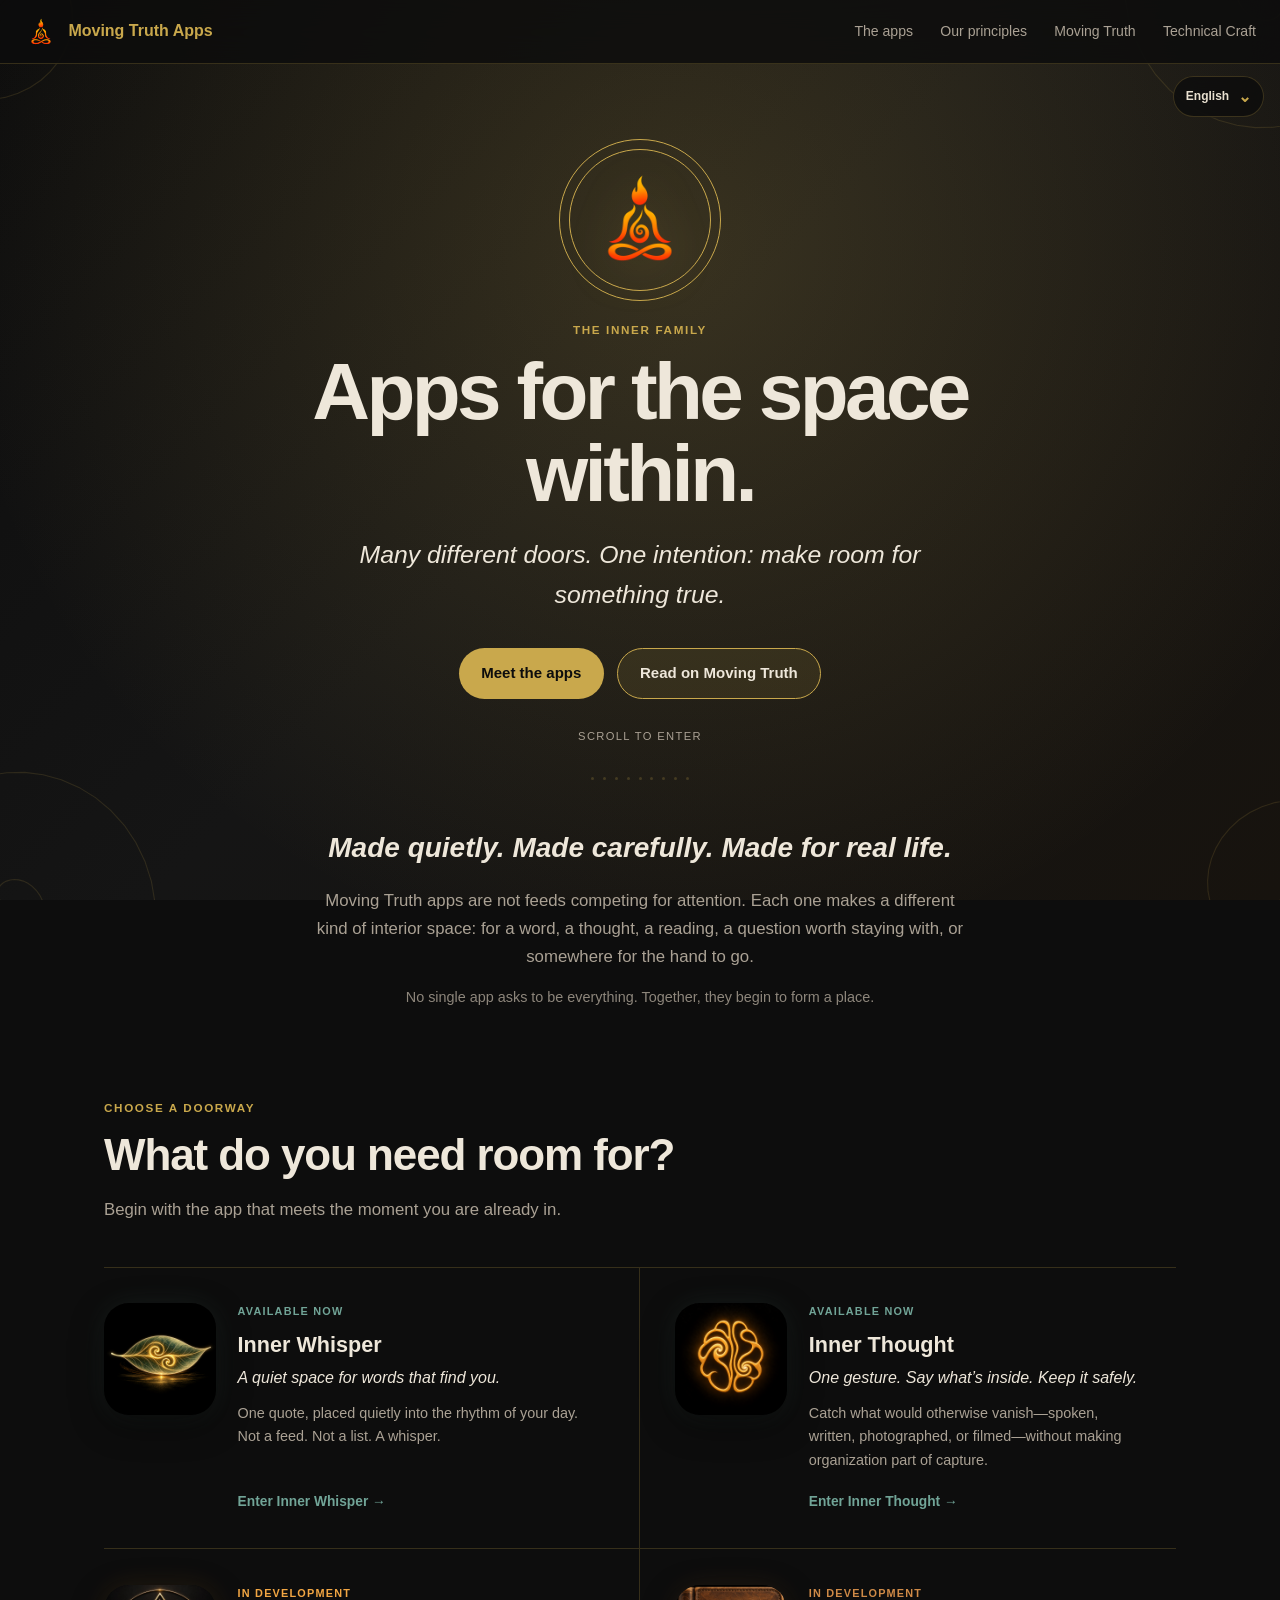
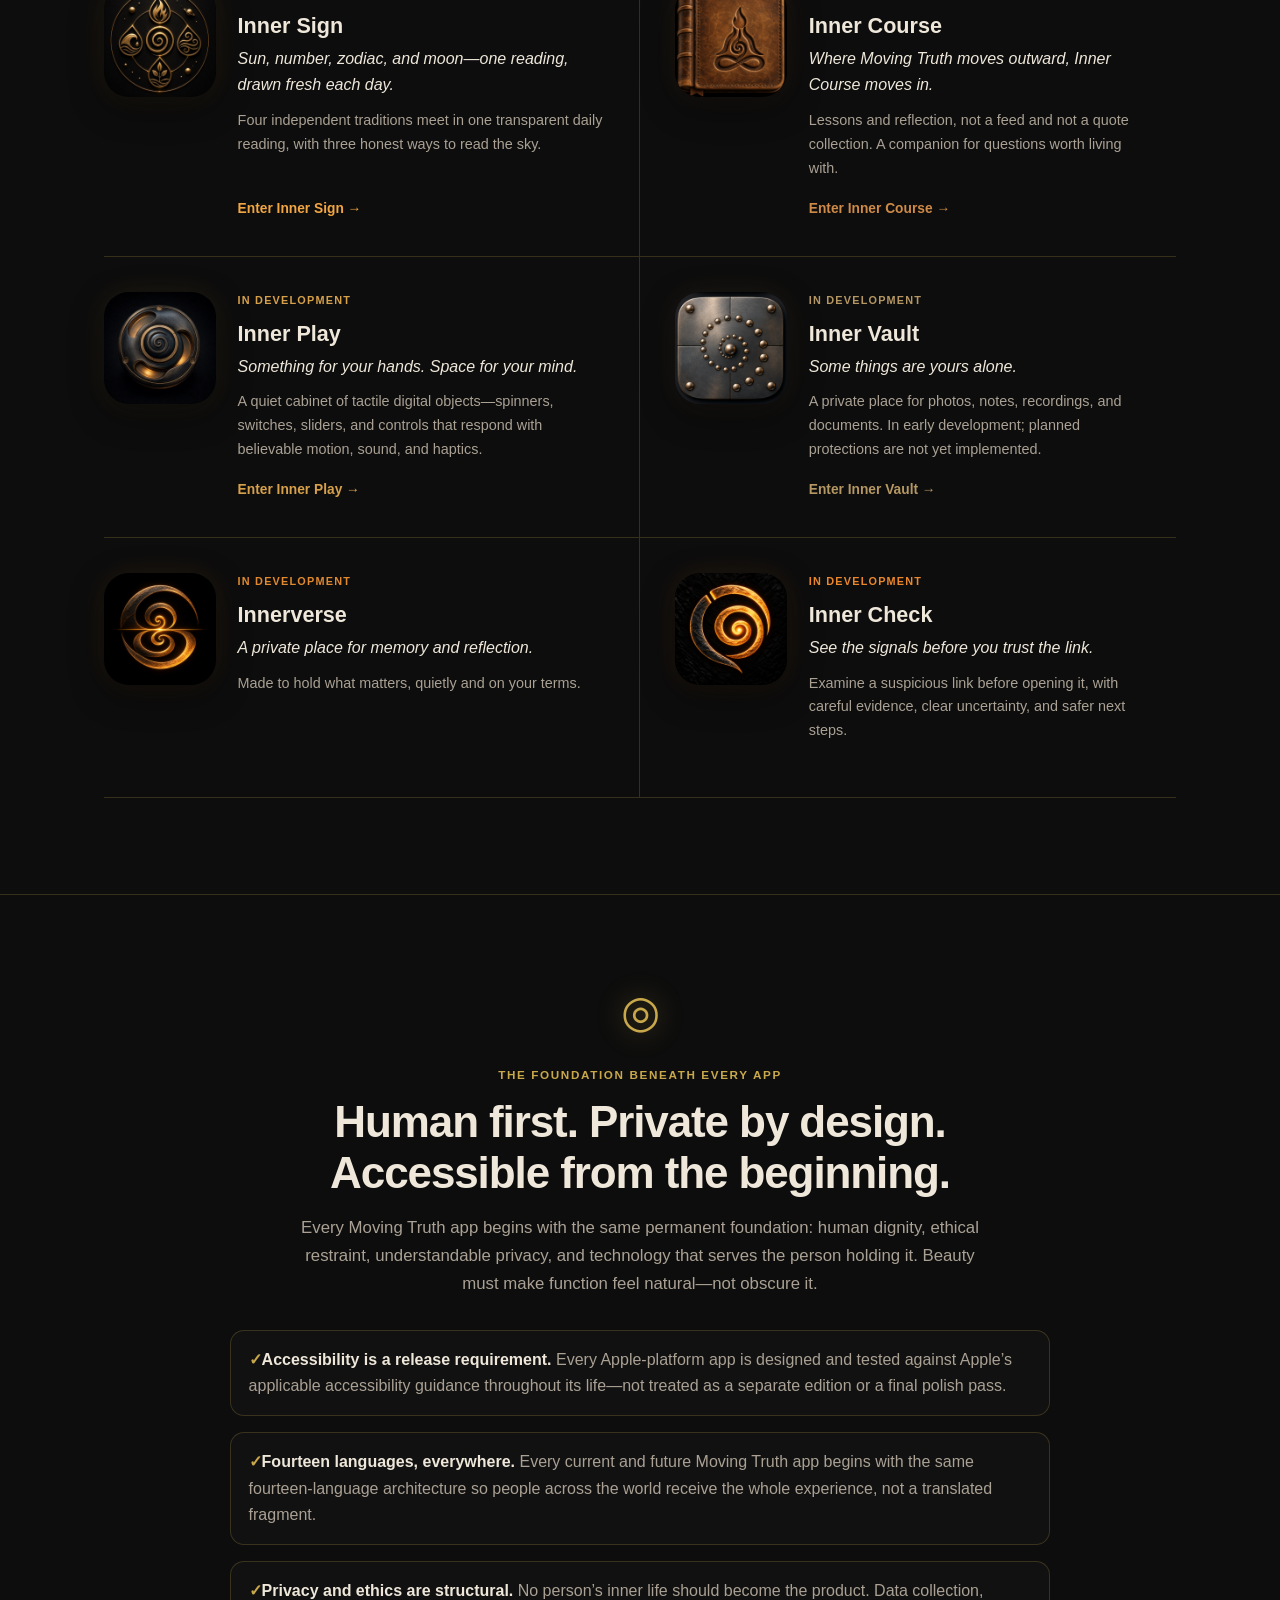
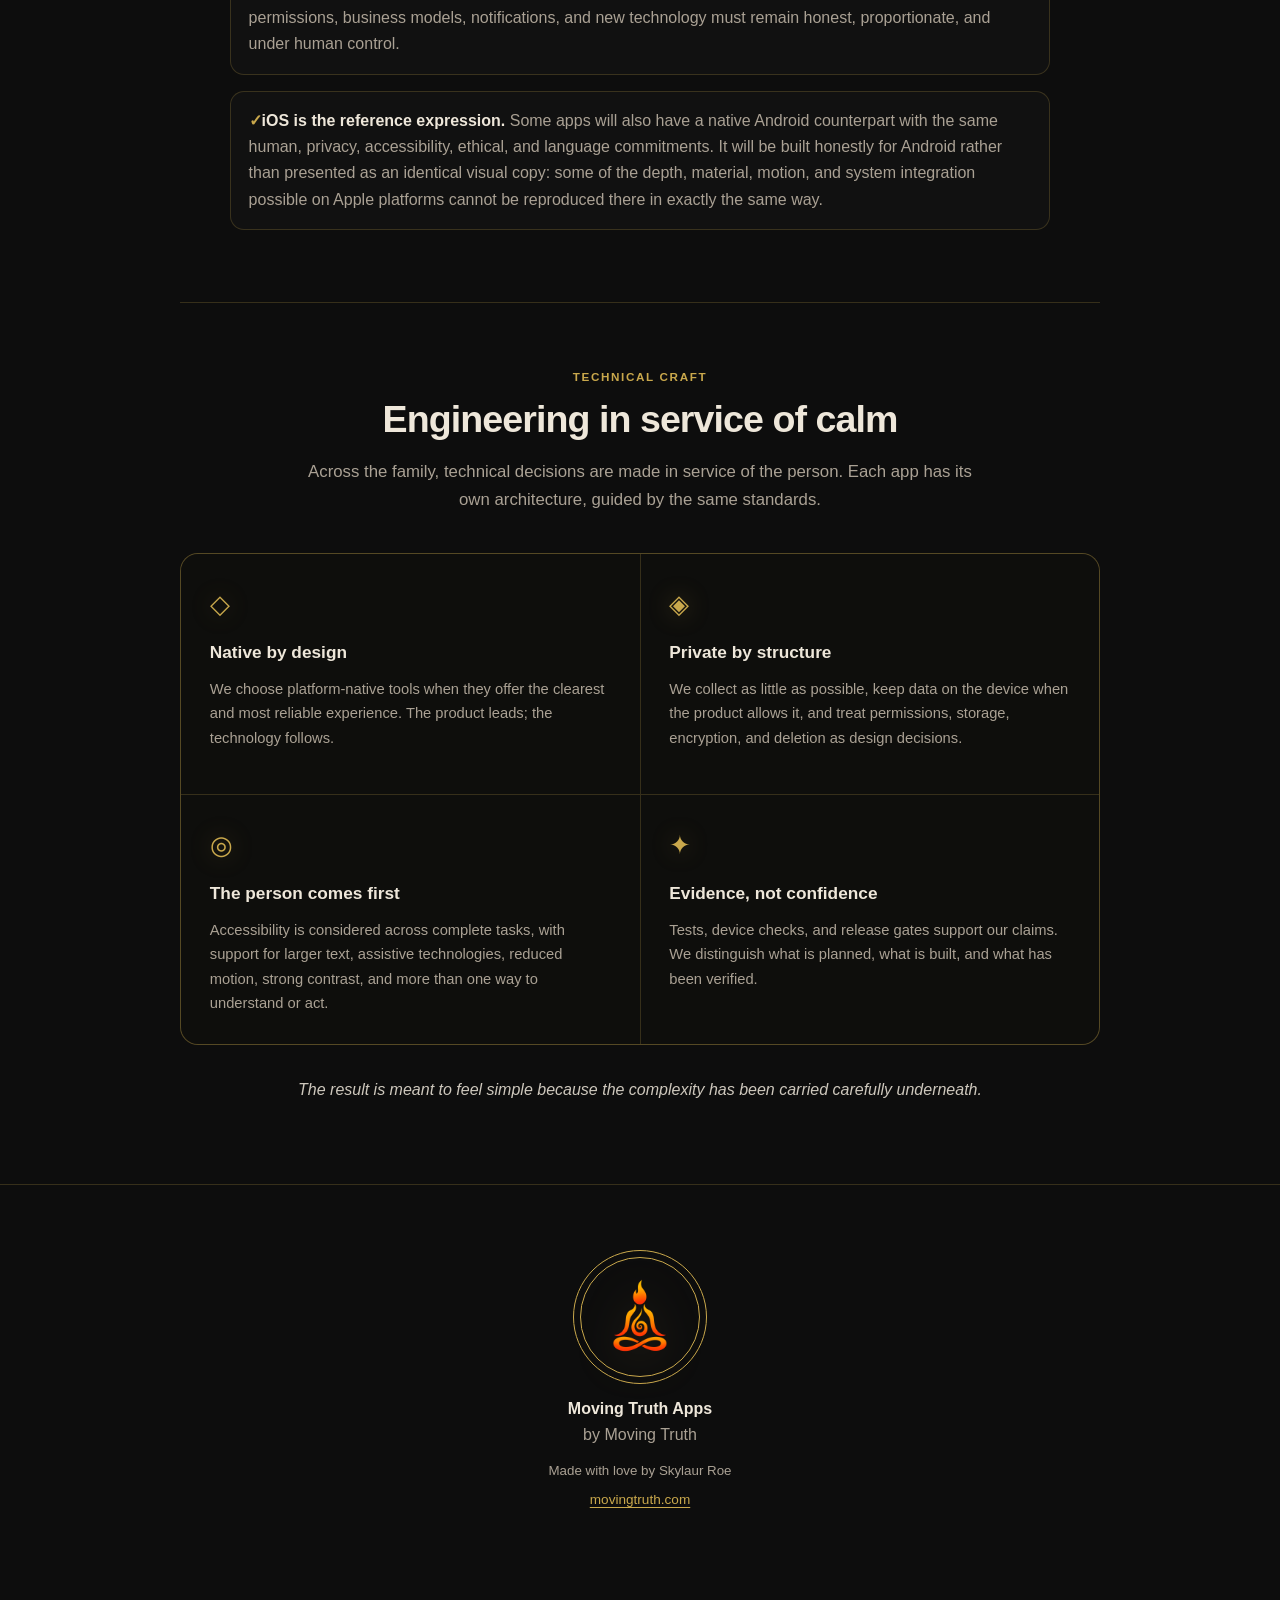
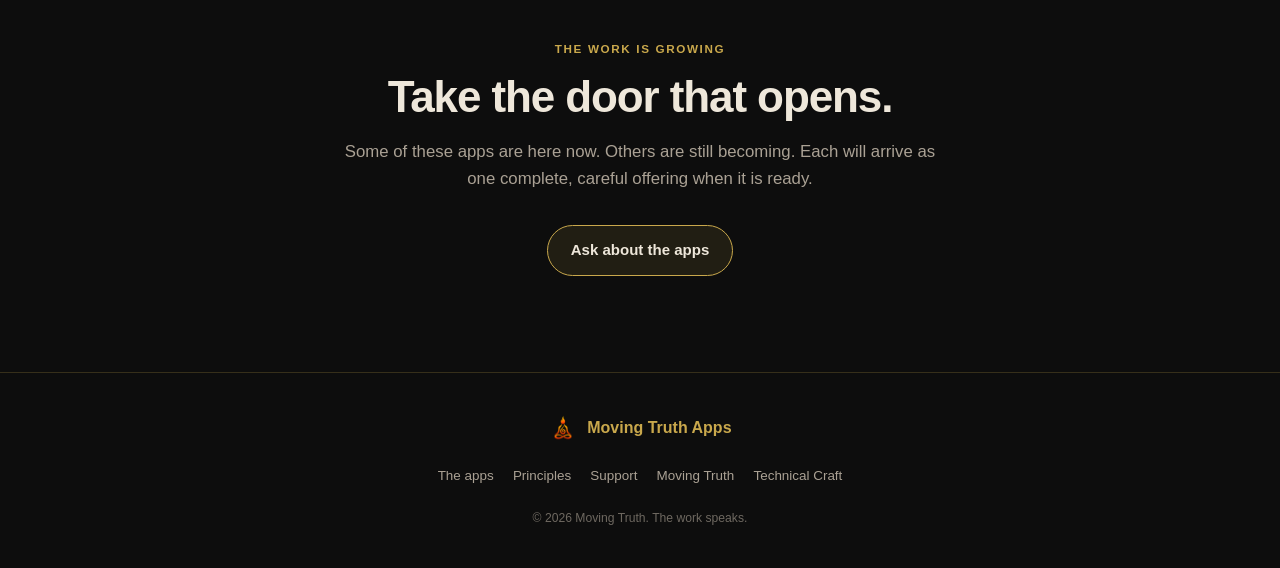
<file: index.html>
<!DOCTYPE html>
<html lang="en">
<head>
  <meta charset="UTF-8">
  <meta name="viewport" content="width=device-width, initial-scale=1.0">
  <meta name="theme-color" content="#0D0D0D">
  <meta name="description" content="The Inner family of apps by Moving Truth: quiet, private, accessible spaces for reflection, creativity, perspective, sensory play, and self-knowledge.">
  <meta property="og:title" content="Moving Truth Apps">
  <meta property="og:description" content="Made for the space within.">
  <meta property="og:type" content="website">
  <meta property="og:url" content="https://apps.movingtruth.com/">
  <meta property="og:image" content="https://apps.movingtruth.com/assets/moving-truth-logo.png">
  <meta name="twitter:card" content="summary">
  <title>Moving Truth Apps — Made for the space within</title>
  <link rel="icon" type="image/png" href="assets/moving-truth-logo.png">
  <link rel="apple-touch-icon" href="assets/moving-truth-logo.png">
  <link rel="stylesheet" href="styles.css">
  <script src="site.js" defer></script>





















































<!-- family-localization-meta:start -->
<link rel="canonical" href="https://apps.movingtruth.com/">
<link rel="alternate" hreflang="en" href="https://apps.movingtruth.com/">
<link rel="alternate" hreflang="fr" href="https://apps.movingtruth.com/fr/">
<link rel="alternate" hreflang="es" href="https://apps.movingtruth.com/es/">
<link rel="alternate" hreflang="de" href="https://apps.movingtruth.com/de/">
<link rel="alternate" hreflang="pt-BR" href="https://apps.movingtruth.com/pt-BR/">
<link rel="alternate" hreflang="it" href="https://apps.movingtruth.com/it/">
<link rel="alternate" hreflang="nl" href="https://apps.movingtruth.com/nl/">
<link rel="alternate" hreflang="hi" href="https://apps.movingtruth.com/hi/">
<link rel="alternate" hreflang="ar" href="https://apps.movingtruth.com/ar/">
<link rel="alternate" hreflang="zh-Hans" href="https://apps.movingtruth.com/zh-Hans/">
<link rel="alternate" hreflang="ja" href="https://apps.movingtruth.com/ja/">
<link rel="alternate" hreflang="ko" href="https://apps.movingtruth.com/ko/">
<link rel="alternate" hreflang="ru" href="https://apps.movingtruth.com/ru/">
<link rel="alternate" hreflang="th" href="https://apps.movingtruth.com/th/">
<link rel="alternate" hreflang="x-default" href="https://apps.movingtruth.com/">
<!-- family-localization-meta:end -->

<!-- family-localization-style:start -->
<style>
  .family-language{position:absolute;z-index:900;inset-block-start:4.75rem;inset-inline-end:1rem;color:#e8e0d0;font:600 .75rem/1.2 -apple-system,BlinkMacSystemFont,"Segoe UI",sans-serif}
  .family-language details{position:relative}
  .family-language summary{min-block-size:2.6rem;display:flex;align-items:center;gap:.55rem;padding:.3rem .75rem;list-style:none;border:1px solid rgba(201,168,76,.24);border-radius:999px;background:rgba(13,13,13,.82);cursor:pointer;backdrop-filter:blur(12px)}
  .family-language summary::-webkit-details-marker{display:none}
  .family-language summary::after{content:"⌄";font-size:1rem;color:#c9a84c}
  .family-language details[open] summary::after{transform:rotate(180deg)}
  .family-language__label{position:absolute;inline-size:1px;block-size:1px;padding:0;margin:-1px;overflow:hidden;clip:rect(0,0,0,0);white-space:nowrap;border:0}
  .family-language__menu{position:absolute;inset-block-start:calc(100% + .45rem);inset-inline-end:0;min-inline-size:12rem;max-block-size:min(65vh,28rem);overflow:auto;display:grid;gap:.2rem;padding:.4rem;border:1px solid rgba(201,168,76,.24);border-radius:16px;background:rgba(13,13,13,.97);box-shadow:0 16px 45px rgba(0,0,0,.42);backdrop-filter:blur(16px)}
  .family-language a{min-block-size:2.5rem;display:flex;align-items:center;padding:0 .7rem;border-radius:10px;color:inherit;text-decoration:none;white-space:nowrap}
  .family-language a:hover,.family-language a:focus-visible{background:rgba(201,168,76,.16);outline:2px solid transparent}
  .family-language a[aria-current="page"]{background:#c9a84c;color:#111}
  .language-suggestion{position:fixed;z-index:1100;inset-inline:50%;inset-block-end:1rem;transform:translateX(-50%);inline-size:min(calc(100% - 2rem),42rem);display:flex;align-items:center;justify-content:center;gap:.7rem;flex-wrap:wrap;padding:.8rem 1rem;border:1px solid rgba(201,168,76,.42);border-radius:16px;background:rgba(13,13,13,.96);color:#e8e0d0;font:600 .88rem/1.4 -apple-system,BlinkMacSystemFont,"Segoe UI",sans-serif;box-shadow:0 16px 45px rgba(0,0,0,.42);backdrop-filter:blur(16px)}
  .language-suggestion p{margin:0;color:#e8e0d0}
  .language-suggestion a,.language-suggestion button{min-block-size:2.35rem;display:inline-flex;align-items:center;padding:0 .8rem;border:1px solid rgba(201,168,76,.5);border-radius:999px;background:transparent;color:#e8e0d0;font:inherit;text-decoration:none;cursor:pointer}
  .language-suggestion a{background:#c9a84c;color:#111}
  .language-suggestion a:focus-visible,.language-suggestion button:focus-visible{outline:2px solid #f1d47a;outline-offset:2px}
  @media (max-width:700px){.family-language{inset-block-start:4.8rem;inset-inline-end:.75rem}}
</style>
<!-- family-localization-style:end -->
<!-- family-localization-script:start -->
<script src="localization/language-preference.js" defer></script>
<!-- family-localization-script:end -->
</head>
<body>
<!-- family-localization:start -->
<div class="family-language">
<details>
<summary><span class="family-language__label">Language</span><span>English</span></summary>
<nav class="family-language__menu" aria-label="Language">
  <a href="https://apps.movingtruth.com/" lang="en" data-language-choice="en" aria-current="page">English</a>
  <a href="https://apps.movingtruth.com/fr/" lang="fr" data-language-choice="fr">Français</a>
  <a href="https://apps.movingtruth.com/es/" lang="es" data-language-choice="es">Español</a>
  <a href="https://apps.movingtruth.com/de/" lang="de" data-language-choice="de">Deutsch</a>
  <a href="https://apps.movingtruth.com/pt-BR/" lang="pt-BR" data-language-choice="pt-BR">Português (Brasil)</a>
  <a href="https://apps.movingtruth.com/it/" lang="it" data-language-choice="it">Italiano</a>
  <a href="https://apps.movingtruth.com/nl/" lang="nl" data-language-choice="nl">Nederlands</a>
  <a href="https://apps.movingtruth.com/hi/" lang="hi" data-language-choice="hi">हिन्दी</a>
  <a href="https://apps.movingtruth.com/ar/" lang="ar" data-language-choice="ar">العربية</a>
  <a href="https://apps.movingtruth.com/zh-Hans/" lang="zh-Hans" data-language-choice="zh-Hans">简体中文</a>
  <a href="https://apps.movingtruth.com/ja/" lang="ja" data-language-choice="ja">日本語</a>
  <a href="https://apps.movingtruth.com/ko/" lang="ko" data-language-choice="ko">한국어</a>
  <a href="https://apps.movingtruth.com/ru/" lang="ru" data-language-choice="ru">Русский</a>
  <a href="https://apps.movingtruth.com/th/" lang="th" data-language-choice="th">ไทย</a>
</nav>
</details>
</div>
<!-- family-localization:end -->
  <a class="skip-link" href="#main-content">Skip to main content</a>

  <div class="living-canvas" aria-hidden="true">
    <div class="living-canvas__gradient"></div>
    <div class="living-canvas__glow"></div>
    <div class="living-canvas__motes" id="motes"></div>
    <svg class="living-canvas__corners" id="corner-spirals"></svg>
  </div>

  <header class="site-nav" role="banner">
    <a class="site-nav__brand" href="#top" aria-label="Moving Truth Apps home">
      <img src="assets/moving-truth-logo.png" alt="">
      <span>Moving Truth Apps</span>
    </a>
    <button class="site-nav__toggle" type="button" aria-expanded="false" aria-controls="site-links">
      <span class="sr-only">Open navigation</span>
      <span aria-hidden="true"></span><span aria-hidden="true"></span><span aria-hidden="true"></span>
    </button>
    <nav aria-label="Main navigation">
      <ul class="site-nav__links" id="site-links">
        <li><a href="#apps">The apps</a></li>
        <li><a href="#principles">Our principles</a></li>
        <li><a href="https://movingtruth.com">Moving Truth</a></li>
        <li><a href="#craft">Technical Craft</a></li>
      </ul>
    </nav>
  </header>

  <main id="main-content">
    <section class="hero hero--hub" id="top" aria-labelledby="hero-title">
      <a class="hero__mark" href="https://movingtruth.com" aria-label="Visit Moving Truth">
        <img src="assets/moving-truth-logo.png" alt="Moving Truth logo">
      </a>
      <span class="hero__eyebrow">The Inner family</span>
      <h1 class="hero__name" id="hero-title">Apps for the space within.</h1>
      <p class="hero__promise">Many different doors. One intention: make room for something true.</p>
      <div class="hero__actions">
        <a class="button button--solid" href="#apps">Meet the apps</a>
        <a class="button button--outline" href="https://movingtruth.com/apps/">Read on Moving Truth</a>
      </div>
      <p class="hero__scroll" aria-hidden="true">scroll to enter</p>
    </section>

    <div class="dot-row" aria-hidden="true">
      <span></span><span></span><span></span><span></span><span></span><span></span><span></span><span></span><span></span>
    </div>

    <section class="intro" aria-labelledby="family-title">
      <h2 id="family-title">Made quietly. Made carefully. Made for real life.</h2>
      <p>Moving Truth apps are not feeds competing for attention. Each one makes a different kind of interior space: for a word, a thought, a reading, a question worth staying with, or somewhere for the hand to go.</p>
      <p class="intro__trust">No single app asks to be everything. Together, they begin to form a place.</p>
    </section>

    <section class="app-family" id="apps" aria-labelledby="apps-title">
      <div class="section-heading">
        <span class="eyebrow">Choose a doorway</span>
        <h2 id="apps-title">What do you need room for?</h2>
        <p>Begin with the app that meets the moment you are already in.</p>
      </div>

      <div class="app-grid">
        <a class="app-card" style="--card-rgb: 113, 164, 151" href="https://inner-whisper.movingtruth.com">
          <img class="app-card__icon" src="assets/inner-whisper.png?v=20261030" alt="Inner Whisper app icon">
          <div class="app-card__body">
            <span class="app-card__status">Available now</span>
            <h3>Inner Whisper</h3>
            <p class="app-card__tagline">A quiet space for words that find you.</p>
            <p class="app-card__copy">One quote, placed quietly into the rhythm of your day. Not a feed. Not a list. A whisper.</p>
            <span class="app-card__cta">Enter Inner Whisper →</span>
          </div>
        </a>

        <a class="app-card" style="--card-rgb: 113, 164, 151" href="https://inner-thought.movingtruth.com">
          <img class="app-card__icon" src="assets/inner-thought.png?v=20261030" alt="Inner Thought app icon">
          <div class="app-card__body">
            <span class="app-card__status">Available now</span>
            <h3>Inner Thought</h3>
            <p class="app-card__tagline">One gesture. Say what&rsquo;s inside. Keep it safely.</p>
            <p class="app-card__copy">Catch what would otherwise vanish—spoken, written, photographed, or filmed—without making organization part of capture.</p>
            <span class="app-card__cta">Enter Inner Thought →</span>
          </div>
        </a>

        <a class="app-card" style="--card-rgb: 242, 166, 67" href="https://inner-sign.movingtruth.com">
          <img class="app-card__icon" src="assets/inner-sign.png?v=20261030" alt="Inner Sign app icon">
          <div class="app-card__body">
            <span class="app-card__status">In development</span>
            <h3>Inner Sign</h3>
            <p class="app-card__tagline">Sun, number, zodiac, and moon—one reading, drawn fresh each day.</p>
            <p class="app-card__copy">Four independent traditions meet in one transparent daily reading, with three honest ways to read the sky.</p>
            <span class="app-card__cta">Enter Inner Sign →</span>
          </div>
        </a>

        <a class="app-card" style="--card-rgb: 207, 138, 71" href="https://inner-course.movingtruth.com">
          <img class="app-card__icon" src="assets/inner-course.png?v=20261030" alt="Inner Course app icon">
          <div class="app-card__body">
            <span class="app-card__status">In development</span>
            <h3>Inner Course</h3>
            <p class="app-card__tagline">Where Moving Truth moves outward, Inner Course moves in.</p>
            <p class="app-card__copy">Lessons and reflection, not a feed and not a quote collection. A companion for questions worth living with.</p>
            <span class="app-card__cta">Enter Inner Course →</span>
          </div>
        </a>

        <a class="app-card" style="--card-rgb: 215, 161, 75" href="https://inner-play.movingtruth.com">
          <img class="app-card__icon" src="assets/inner-play.png?v=20261030" alt="Inner Play app icon">
          <div class="app-card__body">
            <span class="app-card__status">In development</span>
            <h3>Inner Play</h3>
            <p class="app-card__tagline">Something for your hands. Space for your mind.</p>
            <p class="app-card__copy">A quiet cabinet of tactile digital objects—spinners, switches, sliders, and controls that respond with believable motion, sound, and haptics.</p>
            <span class="app-card__cta">Enter Inner Play →</span>
          </div>
        </a>
        <a class="app-card" style="--card-rgb: 181, 151, 99" href="https://inner-vault.movingtruth.com/" hreflang="en">
          <img class="app-card__icon" src="assets/inner-vault.png?v=20261030" alt="Inner Vault app icon">
          <div class="app-card__body">
            <span class="app-card__status">In development</span>
            <h3>Inner Vault</h3>
            <p class="app-card__tagline">Some things are yours alone.</p>
            <p class="app-card__copy">A private place for photos, notes, recordings, and documents. In early development; planned protections are not yet implemented.</p>
            <span class="app-card__cta">Enter Inner Vault →</span>
          </div>
        </a>

        <article class="app-card app-card--static" style="--card-rgb: 224, 137, 47" aria-labelledby="innerverse-card-title">
          <img class="app-card__icon" src="assets/innerverse.png?v=20261111" alt="Innerverse app icon">
          <div class="app-card__body">
            <span class="app-card__status">In development</span>
            <h3 id="innerverse-card-title">Innerverse</h3>
            <p class="app-card__tagline">A private place for memory and reflection.</p>
            <p class="app-card__copy">Made to hold what matters, quietly and on your terms.</p>
          </div>
        </article>

        <article class="app-card app-card--static" style="--card-rgb: 234, 135, 45" aria-labelledby="inner-check-card-title">
          <img class="app-card__icon" src="assets/inner-check.png?v=20261111" alt="Inner Check app icon">
          <div class="app-card__body">
            <span class="app-card__status">In development</span>
            <h3 id="inner-check-card-title">Inner Check</h3>
            <p class="app-card__tagline">See the signals before you trust the link.</p>
            <p class="app-card__copy">Examine a suspicious link before opening it, with careful evidence, clear uncertainty, and safer next steps.</p>
          </div>
        </article>
      </div>
    </section>

    <section class="statement statement--bordered" id="principles" aria-labelledby="principles-title">
      <span class="statement__symbol" aria-hidden="true">◎</span>
      <span class="eyebrow">The foundation beneath every app</span>
      <h2 id="principles-title">Human first. Private by design. Accessible from the beginning.</h2>
      <p>Every Moving Truth app begins with the same permanent foundation: human dignity, ethical restraint, understandable privacy, and technology that serves the person holding it. Beauty must make function feel natural—not obscure it.</p>
      <ul class="truth-list commitment-list">
        <li><strong>Accessibility is a release requirement.</strong> Every Apple-platform app is designed and tested against Apple&rsquo;s applicable accessibility guidance throughout its life—not treated as a separate edition or a final polish pass.</li>
        <li><strong>Fourteen languages, everywhere.</strong> Every current and future Moving Truth app begins with the same fourteen-language architecture so people across the world receive the whole experience, not a translated fragment.</li>
        <li><strong>Privacy and ethics are structural.</strong> No person&rsquo;s inner life should become the product. Data collection, permissions, business models, notifications, and new technology must remain honest, proportionate, and under human control.</li>
        <li><strong>iOS is the reference expression.</strong> Some apps will also have a native Android counterpart with the same human, privacy, accessibility, ethical, and language commitments. It will be built honestly for Android rather than presented as an identical visual copy: some of the depth, material, motion, and system integration possible on Apple platforms cannot be reproduced there in exactly the same way.</li>
      </ul>

      <section class="craft" id="craft" aria-labelledby="craft-title">
        <span class="eyebrow">Technical Craft</span>
        <h3 id="craft-title">Engineering in service of calm</h3>
        <p class="craft__intro">Across the family, technical decisions are made in service of the person. Each app has its own architecture, guided by the same standards.</p>
        <div class="craft__grid">
          <article>
            <span aria-hidden="true">◇</span>
            <h4>Native by design</h4>
            <p>We choose platform-native tools when they offer the clearest and most reliable experience. The product leads; the technology follows.</p>
          </article>
          <article>
            <span aria-hidden="true">◈</span>
            <h4>Private by structure</h4>
            <p>We collect as little as possible, keep data on the device when the product allows it, and treat permissions, storage, encryption, and deletion as design decisions.</p>
          </article>
          <article>
            <span aria-hidden="true">◎</span>
            <h4>The person comes first</h4>
            <p>Accessibility is considered across complete tasks, with support for larger text, assistive technologies, reduced motion, strong contrast, and more than one way to understand or act.</p>
          </article>
          <article>
            <span aria-hidden="true">✦</span>
            <h4>Evidence, not confidence</h4>
            <p>Tests, device checks, and release gates support our claims. We distinguish what is planned, what is built, and what has been verified.</p>
          </article>
        </div>
        <p class="craft__seal">The result is meant to feel simple because the complexity has been carried carefully underneath.</p>
      </section>
    </section>

    <section class="moving-truth" aria-label="About Moving Truth">
      <a class="moving-truth__ring" href="https://movingtruth.com" aria-label="Moving Truth. Opens movingtruth.com">
        <img src="assets/moving-truth-logo.png" alt="Moving Truth logo">
      </a>
      <strong>Moving Truth Apps</strong>
      <span>by Moving Truth</span>
      <small>Made with love by Skylaur Roe</small>
      <a href="https://movingtruth.com">movingtruth.com</a>
    </section>

    <section class="closing" aria-labelledby="closing-title">
      <span class="eyebrow">The work is growing</span>
      <h2 id="closing-title">Take the door that opens.</h2>
      <p>Some of these apps are here now. Others are still becoming. Each will arrive as one complete, careful offering when it is ready.</p>
      <a class="button button--outline" href="mailto:support@movingtruth.com?subject=Moving%20Truth%20Apps">Ask about the apps</a>
    </section>
  </main>

  <footer>
    <div class="footer__brand"><img src="assets/moving-truth-logo.png" alt=""><strong>Moving Truth Apps</strong></div>
    <nav aria-label="Footer navigation">
      <ul>
        <li><a href="#apps">The apps</a></li>
        <li><a href="#principles">Principles</a></li>
        <li><a href="mailto:support@movingtruth.com">Support</a></li>
        <li><a href="https://movingtruth.com">Moving Truth</a></li>
        <li><a href="#craft">Technical Craft</a></li>
      </ul>
    </nav>
    <p>&copy; 2026 Moving Truth. The work speaks.</p>
  </footer>
</body>
</html>
</file>
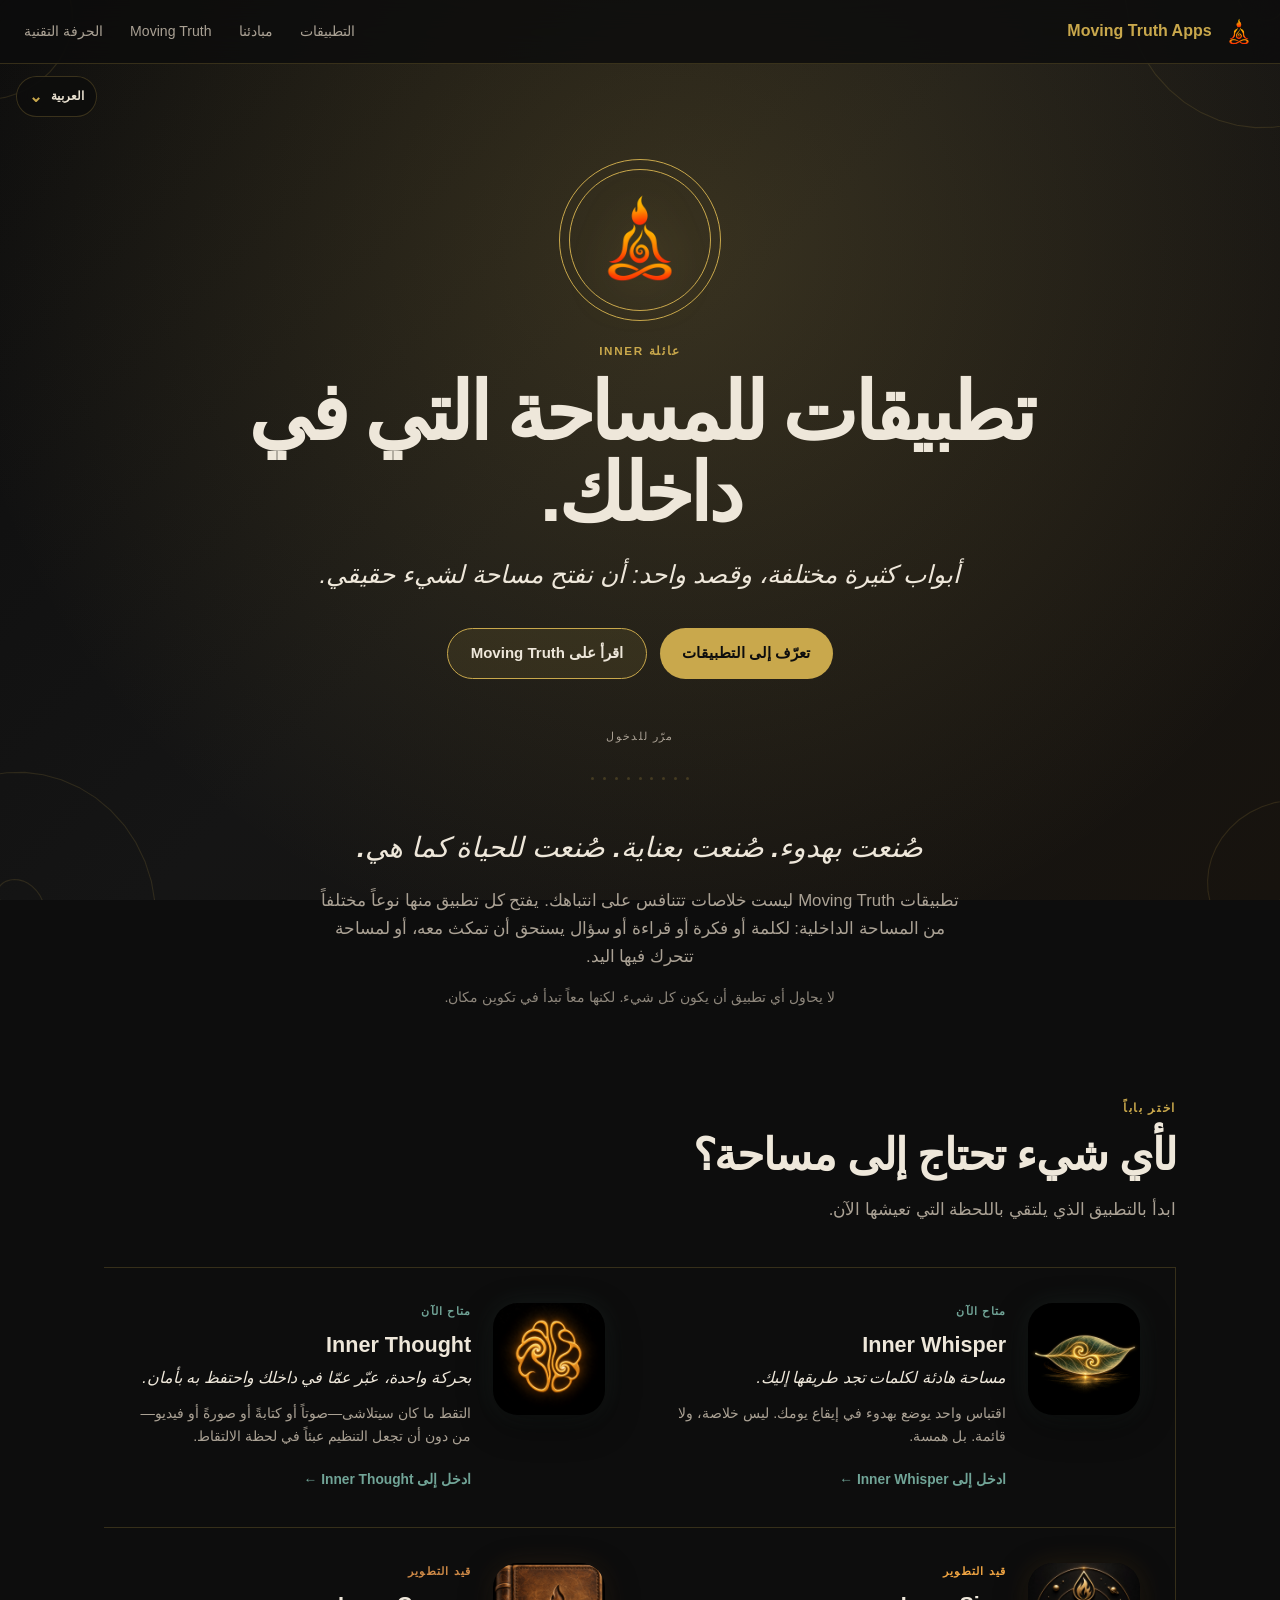
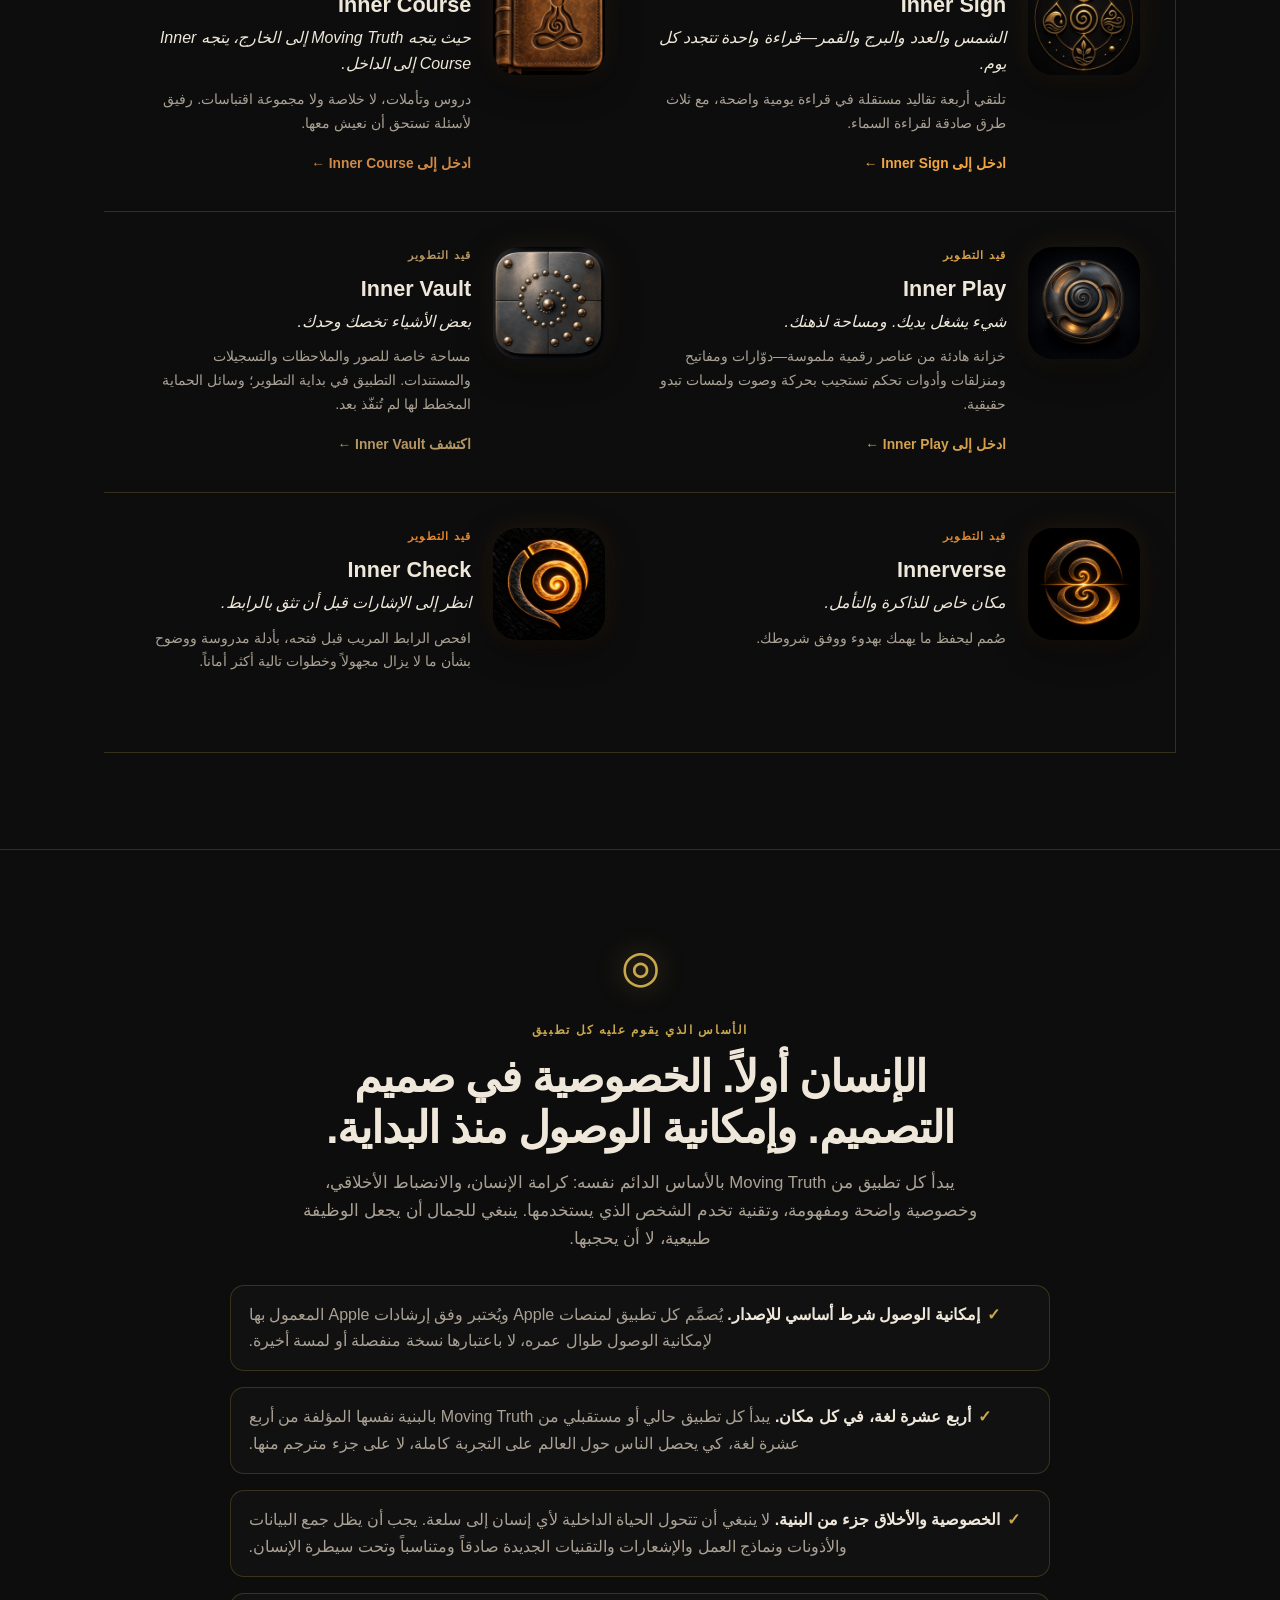
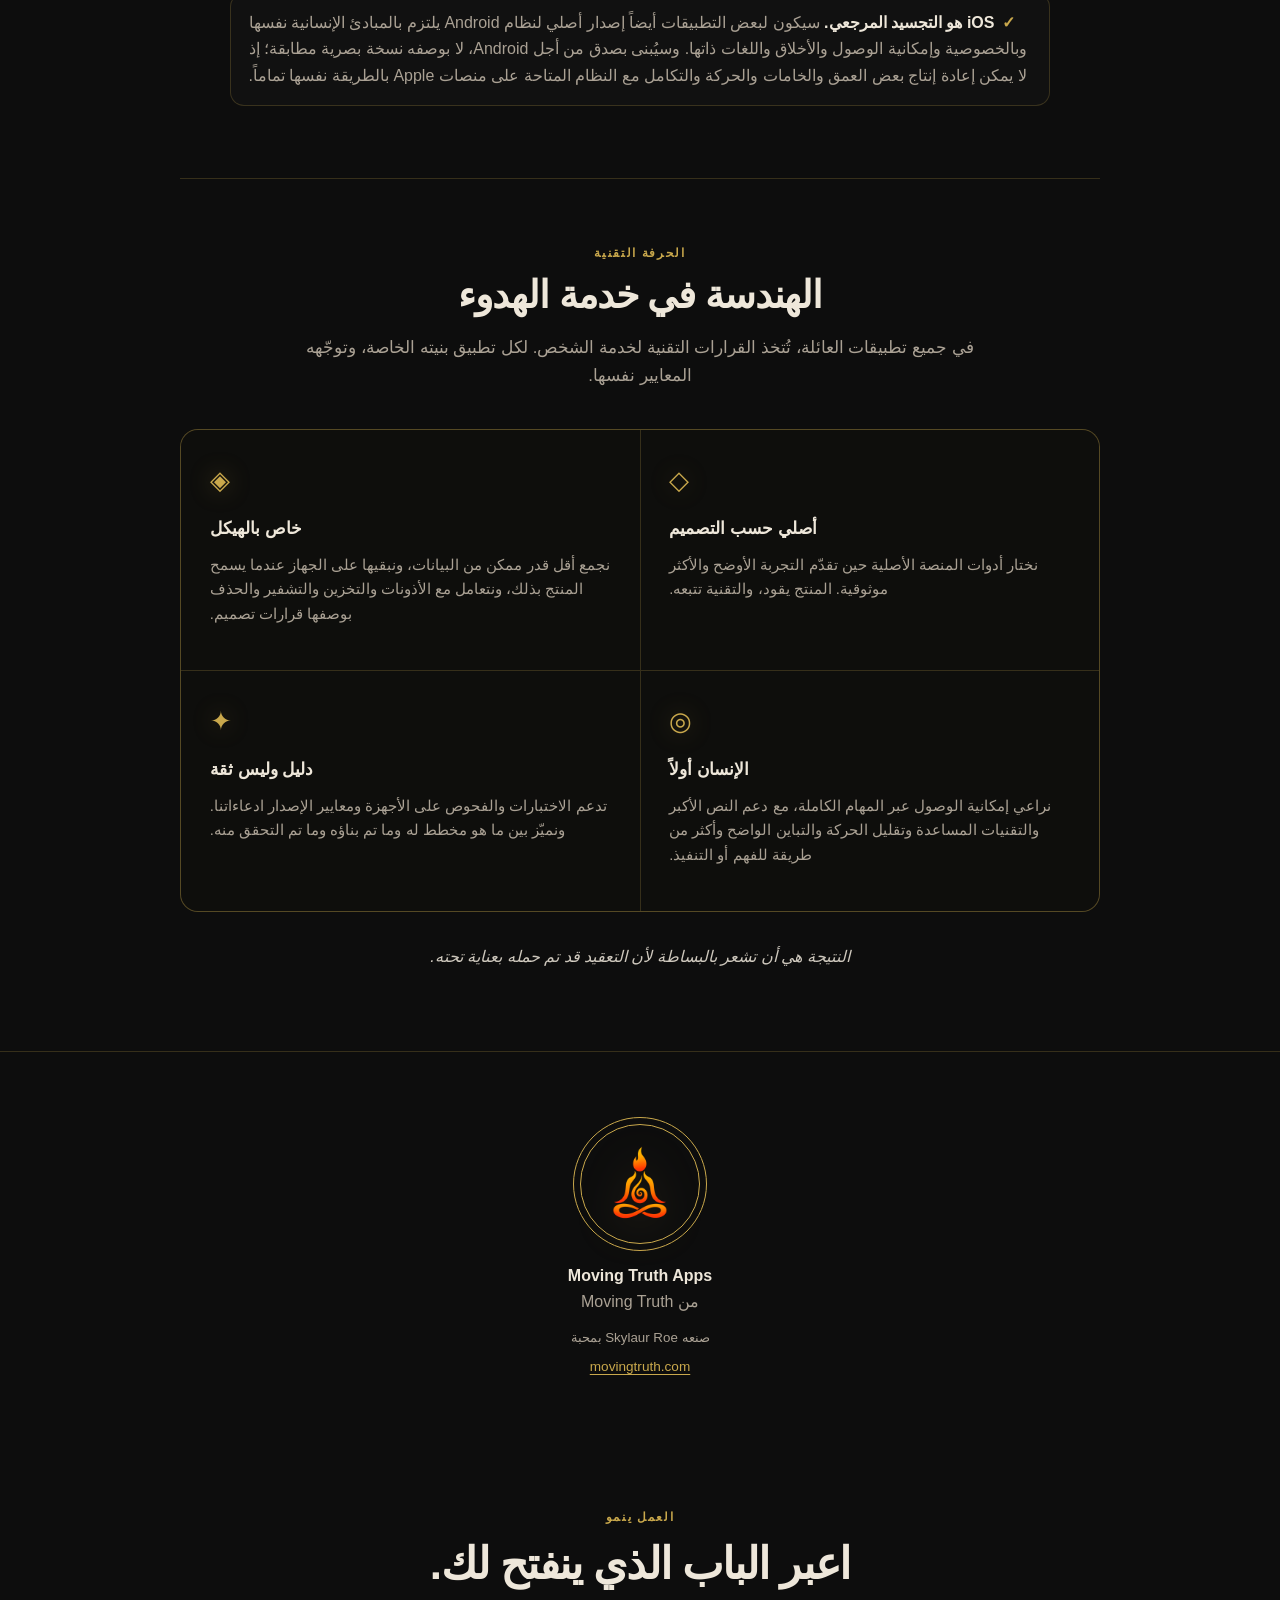
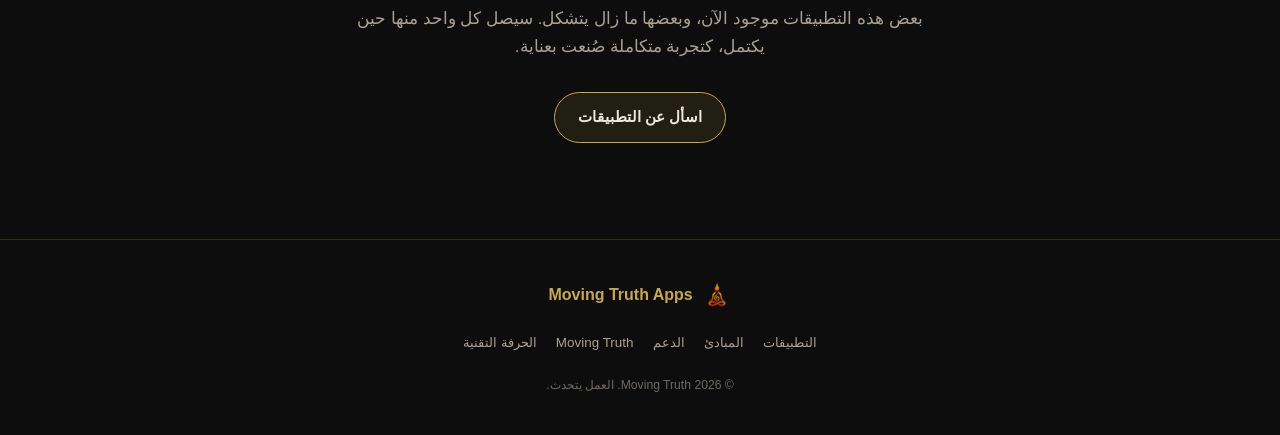
<file: ar/index.html>
<!DOCTYPE html>
<html lang="ar" dir="rtl">
<head>
  <meta charset="UTF-8">
  <meta name="viewport" content="width=device-width, initial-scale=1.0">
  <meta name="theme-color" content="#0D0D0D">
  <meta name="description" content="عائلة تطبيقات Inner من Moving Truth: مساحات هادئة وخاصة ومتاحة للجميع، للتأمل والإبداع وتوسيع المنظور والاستكشاف الحسي ومعرفة الذات.">
  <meta property="og:title" content="Moving Truth Apps">
  <meta property="og:description" content="صُمّمت للمساحة التي في داخلك.">
  <meta property="og:type" content="website">
  <meta property="og:url" content="https://apps.movingtruth.com/ar/">
  <meta property="og:image" content="https://apps.movingtruth.com/assets/moving-truth-logo.png">
  <meta name="twitter:card" content="summary">
  <title>تطبيقات Moving Truth — صُمّمت للمساحة التي في داخلك</title>
  <link rel="icon" type="image/png" href="../assets/moving-truth-logo.png">
  <link rel="apple-touch-icon" href="../assets/moving-truth-logo.png">
  <link rel="stylesheet" href="../styles.css">
  <script src="site.js" defer></script>





















































<!-- family-localization-meta:start -->
<link rel="canonical" href="https://apps.movingtruth.com/ar/">
<link rel="alternate" hreflang="en" href="https://apps.movingtruth.com/">
<link rel="alternate" hreflang="fr" href="https://apps.movingtruth.com/fr/">
<link rel="alternate" hreflang="es" href="https://apps.movingtruth.com/es/">
<link rel="alternate" hreflang="de" href="https://apps.movingtruth.com/de/">
<link rel="alternate" hreflang="pt-BR" href="https://apps.movingtruth.com/pt-BR/">
<link rel="alternate" hreflang="it" href="https://apps.movingtruth.com/it/">
<link rel="alternate" hreflang="nl" href="https://apps.movingtruth.com/nl/">
<link rel="alternate" hreflang="hi" href="https://apps.movingtruth.com/hi/">
<link rel="alternate" hreflang="ar" href="https://apps.movingtruth.com/ar/">
<link rel="alternate" hreflang="zh-Hans" href="https://apps.movingtruth.com/zh-Hans/">
<link rel="alternate" hreflang="ja" href="https://apps.movingtruth.com/ja/">
<link rel="alternate" hreflang="ko" href="https://apps.movingtruth.com/ko/">
<link rel="alternate" hreflang="ru" href="https://apps.movingtruth.com/ru/">
<link rel="alternate" hreflang="th" href="https://apps.movingtruth.com/th/">
<link rel="alternate" hreflang="x-default" href="https://apps.movingtruth.com/">
<!-- family-localization-meta:end -->

<!-- family-localization-style:start -->
<style>
  .family-language{position:absolute;z-index:900;inset-block-start:4.75rem;inset-inline-end:1rem;color:#e8e0d0;font:600 .75rem/1.2 -apple-system,BlinkMacSystemFont,"Segoe UI",sans-serif}
  .family-language details{position:relative}
  .family-language summary{min-block-size:2.6rem;display:flex;align-items:center;gap:.55rem;padding:.3rem .75rem;list-style:none;border:1px solid rgba(201,168,76,.24);border-radius:999px;background:rgba(13,13,13,.82);cursor:pointer;backdrop-filter:blur(12px)}
  .family-language summary::-webkit-details-marker{display:none}
  .family-language summary::after{content:"⌄";font-size:1rem;color:#c9a84c}
  .family-language details[open] summary::after{transform:rotate(180deg)}
  .family-language__label{position:absolute;inline-size:1px;block-size:1px;padding:0;margin:-1px;overflow:hidden;clip:rect(0,0,0,0);white-space:nowrap;border:0}
  .family-language__menu{position:absolute;inset-block-start:calc(100% + .45rem);inset-inline-end:0;min-inline-size:12rem;max-block-size:min(65vh,28rem);overflow:auto;display:grid;gap:.2rem;padding:.4rem;border:1px solid rgba(201,168,76,.24);border-radius:16px;background:rgba(13,13,13,.97);box-shadow:0 16px 45px rgba(0,0,0,.42);backdrop-filter:blur(16px)}
  .family-language a{min-block-size:2.5rem;display:flex;align-items:center;padding:0 .7rem;border-radius:10px;color:inherit;text-decoration:none;white-space:nowrap}
  .family-language a:hover,.family-language a:focus-visible{background:rgba(201,168,76,.16);outline:2px solid transparent}
  .family-language a[aria-current="page"]{background:#c9a84c;color:#111}
  .language-suggestion{position:fixed;z-index:1100;inset-inline:50%;inset-block-end:1rem;transform:translateX(-50%);inline-size:min(calc(100% - 2rem),42rem);display:flex;align-items:center;justify-content:center;gap:.7rem;flex-wrap:wrap;padding:.8rem 1rem;border:1px solid rgba(201,168,76,.42);border-radius:16px;background:rgba(13,13,13,.96);color:#e8e0d0;font:600 .88rem/1.4 -apple-system,BlinkMacSystemFont,"Segoe UI",sans-serif;box-shadow:0 16px 45px rgba(0,0,0,.42);backdrop-filter:blur(16px)}
  .language-suggestion p{margin:0;color:#e8e0d0}
  .language-suggestion a,.language-suggestion button{min-block-size:2.35rem;display:inline-flex;align-items:center;padding:0 .8rem;border:1px solid rgba(201,168,76,.5);border-radius:999px;background:transparent;color:#e8e0d0;font:inherit;text-decoration:none;cursor:pointer}
  .language-suggestion a{background:#c9a84c;color:#111}
  .language-suggestion a:focus-visible,.language-suggestion button:focus-visible{outline:2px solid #f1d47a;outline-offset:2px}
  @media (max-width:700px){.family-language{inset-block-start:4.8rem;inset-inline-end:.75rem}}
</style>
<!-- family-localization-style:end -->
<!-- family-localization-script:start -->
<script src="../localization/language-preference.js" defer></script>
<!-- family-localization-script:end -->
</head>
<body>
<!-- family-localization:start -->
<div class="family-language">
<details>
<summary><span class="family-language__label">اللغة</span><span>العربية</span></summary>
<nav class="family-language__menu" aria-label="اللغة">
  <a href="https://apps.movingtruth.com/" lang="en" data-language-choice="en">English</a>
  <a href="https://apps.movingtruth.com/fr/" lang="fr" data-language-choice="fr">Français</a>
  <a href="https://apps.movingtruth.com/es/" lang="es" data-language-choice="es">Español</a>
  <a href="https://apps.movingtruth.com/de/" lang="de" data-language-choice="de">Deutsch</a>
  <a href="https://apps.movingtruth.com/pt-BR/" lang="pt-BR" data-language-choice="pt-BR">Português (Brasil)</a>
  <a href="https://apps.movingtruth.com/it/" lang="it" data-language-choice="it">Italiano</a>
  <a href="https://apps.movingtruth.com/nl/" lang="nl" data-language-choice="nl">Nederlands</a>
  <a href="https://apps.movingtruth.com/hi/" lang="hi" data-language-choice="hi">हिन्दी</a>
  <a href="https://apps.movingtruth.com/ar/" lang="ar" data-language-choice="ar" aria-current="page">العربية</a>
  <a href="https://apps.movingtruth.com/zh-Hans/" lang="zh-Hans" data-language-choice="zh-Hans">简体中文</a>
  <a href="https://apps.movingtruth.com/ja/" lang="ja" data-language-choice="ja">日本語</a>
  <a href="https://apps.movingtruth.com/ko/" lang="ko" data-language-choice="ko">한국어</a>
  <a href="https://apps.movingtruth.com/ru/" lang="ru" data-language-choice="ru">Русский</a>
  <a href="https://apps.movingtruth.com/th/" lang="th" data-language-choice="th">ไทย</a>
</nav>
</details>
</div>
<!-- family-localization:end -->
  <a class="skip-link" href="#main-content">انتقل إلى المحتوى الرئيسي</a>

  <div class="living-canvas" aria-hidden="true">
    <div class="living-canvas__gradient"></div>
    <div class="living-canvas__glow"></div>
    <div class="living-canvas__motes" id="motes"></div>
    <svg class="living-canvas__corners" id="corner-spirals"></svg>
  </div>

  <header class="site-nav" role="banner">
    <a class="site-nav__brand" href="#top" aria-label="الصفحة الرئيسية لتطبيقات Moving Truth">
      <img src="../assets/moving-truth-logo.png" alt="">
      <span>Moving Truth Apps</span>
    </a>
    <button class="site-nav__toggle" type="button" aria-expanded="false" aria-controls="site-links">
      <span class="sr-only">افتح قائمة التنقل</span>
      <span aria-hidden="true"></span><span aria-hidden="true"></span><span aria-hidden="true"></span>
    </button>
    <nav aria-label="التنقل الرئيسي">
      <ul class="site-nav__links" id="site-links">
        <li><a href="#apps">التطبيقات</a></li>
        <li><a href="#principles">مبادئنا</a></li>
        <li><a href="https://movingtruth.com">Moving Truth</a></li>
        <li><a href="#craft">الحرفة التقنية</a></li>
      </ul>
    </nav>
  </header>

  <main id="main-content">
    <section class="hero hero--hub" id="top" aria-labelledby="hero-title">
      <a class="hero__mark" href="https://movingtruth.com" aria-label="زُر Moving Truth">
        <img src="../assets/moving-truth-logo.png" alt="شعار Moving Truth">
      </a>
      <span class="hero__eyebrow">عائلة Inner</span>
      <h1 class="hero__name" id="hero-title">تطبيقات للمساحة التي في داخلك.</h1>
      <p class="hero__promise">أبواب كثيرة مختلفة، وقصد واحد: أن نفتح مساحة لشيء حقيقي.</p>
      <div class="hero__actions">
        <a class="button button--solid" href="#apps">تعرّف إلى التطبيقات</a>
        <a class="button button--outline" href="https://movingtruth.com/apps/">اقرأ على Moving Truth</a>
      </div>
      <p class="hero__scroll" aria-hidden="true">مرّر للدخول</p>
    </section>

    <div class="dot-row" aria-hidden="true">
      <span></span><span></span><span></span><span></span><span></span><span></span><span></span><span></span><span></span>
    </div>

    <section class="intro" aria-labelledby="family-title">
      <h2 id="family-title">صُنعت بهدوء. صُنعت بعناية. صُنعت للحياة كما هي.</h2>
      <p>تطبيقات Moving Truth ليست خلاصات تتنافس على انتباهك. يفتح كل تطبيق منها نوعاً مختلفاً من المساحة الداخلية: لكلمة أو فكرة أو قراءة أو سؤال يستحق أن تمكث معه، أو لمساحة تتحرك فيها اليد.</p>
      <p class="intro__trust">لا يحاول أي تطبيق أن يكون كل شيء. لكنها معاً تبدأ في تكوين مكان.</p>
    </section>

    <section class="app-family" id="apps" aria-labelledby="apps-title">
      <div class="section-heading">
        <span class="eyebrow">اختر باباً</span>
        <h2 id="apps-title">لأي شيء تحتاج إلى مساحة؟</h2>
        <p>ابدأ بالتطبيق الذي يلتقي باللحظة التي تعيشها الآن.</p>
      </div>

      <div class="app-grid">
        <a class="app-card" style="--card-rgb: 113, 164, 151" href="https://inner-whisper.movingtruth.com/ar/">
          <img class="app-card__icon" src="../assets/inner-whisper.png?v=20261030" alt="Inner Whisper — أيقونة التطبيق">
          <div class="app-card__body">
            <span class="app-card__status">متاح الآن</span>
            <h3>Inner Whisper</h3>
            <p class="app-card__tagline">مساحة هادئة لكلمات تجد طريقها إليك.</p>
            <p class="app-card__copy">اقتباس واحد يوضع بهدوء في إيقاع يومك. ليس خلاصة، ولا قائمة. بل همسة.</p>
            <span class="app-card__cta">ادخل إلى Inner Whisper ←</span>
          </div>
        </a>

        <a class="app-card" style="--card-rgb: 113, 164, 151" href="https://inner-thought.movingtruth.com/ar/">
          <img class="app-card__icon" src="../assets/inner-thought.png?v=20261030" alt="Inner Thought — أيقونة التطبيق">
          <div class="app-card__body">
            <span class="app-card__status">متاح الآن</span>
            <h3>Inner Thought</h3>
            <p class="app-card__tagline">بحركة واحدة، عبّر عمّا في داخلك واحتفظ به بأمان.</p>
            <p class="app-card__copy">التقط ما كان سيتلاشى—صوتاً أو كتابةً أو صورةً أو فيديو—من دون أن تجعل التنظيم عبئاً في لحظة الالتقاط.</p>
            <span class="app-card__cta">ادخل إلى Inner Thought ←</span>
          </div>
        </a>

        <a class="app-card" style="--card-rgb: 242, 166, 67" href="https://inner-sign.movingtruth.com/ar/">
          <img class="app-card__icon" src="../assets/inner-sign.png?v=20261030" alt="Inner Sign — أيقونة التطبيق">
          <div class="app-card__body">
            <span class="app-card__status">قيد التطوير</span>
            <h3>Inner Sign</h3>
            <p class="app-card__tagline">الشمس والعدد والبرج والقمر—قراءة واحدة تتجدد كل يوم.</p>
            <p class="app-card__copy">تلتقي أربعة تقاليد مستقلة في قراءة يومية واضحة، مع ثلاث طرق صادقة لقراءة السماء.</p>
            <span class="app-card__cta">ادخل إلى Inner Sign ←</span>
          </div>
        </a>

        <a class="app-card" style="--card-rgb: 207, 138, 71" href="https://inner-course.movingtruth.com/ar/">
          <img class="app-card__icon" src="../assets/inner-course.png?v=20261030" alt="Inner Course — أيقونة التطبيق">
          <div class="app-card__body">
            <span class="app-card__status">قيد التطوير</span>
            <h3>Inner Course</h3>
            <p class="app-card__tagline">حيث يتجه Moving Truth إلى الخارج، يتجه Inner Course إلى الداخل.</p>
            <p class="app-card__copy">دروس وتأملات، لا خلاصة ولا مجموعة اقتباسات. رفيق لأسئلة تستحق أن نعيش معها.</p>
            <span class="app-card__cta">ادخل إلى Inner Course ←</span>
          </div>
        </a>

        <a class="app-card" style="--card-rgb: 215, 161, 75" href="https://inner-play.movingtruth.com/ar/">
          <img class="app-card__icon" src="../assets/inner-play.png?v=20261030" alt="Inner Play — أيقونة التطبيق">
          <div class="app-card__body">
            <span class="app-card__status">قيد التطوير</span>
            <h3>Inner Play</h3>
            <p class="app-card__tagline">شيء يشغل يديك. ومساحة لذهنك.</p>
            <p class="app-card__copy">خزانة هادئة من عناصر رقمية ملموسة—دوّارات ومفاتيح ومنزلقات وأدوات تحكم تستجيب بحركة وصوت ولمسات تبدو حقيقية.</p>
            <span class="app-card__cta">ادخل إلى Inner Play ←</span>
          </div>
        </a>
        <a class="app-card" style="--card-rgb: 181, 151, 99" href="https://inner-vault.movingtruth.com/" hreflang="en">
          <img class="app-card__icon" src="../assets/inner-vault.png?v=20261030" alt="Inner Vault — أيقونة التطبيق">
          <div class="app-card__body">
            <span class="app-card__status">قيد التطوير</span>
            <h3>Inner Vault</h3>
            <p class="app-card__tagline">بعض الأشياء تخصك وحدك.</p>
            <p class="app-card__copy">مساحة خاصة للصور والملاحظات والتسجيلات والمستندات. التطبيق في بداية التطوير؛ وسائل الحماية المخطط لها لم تُنفّذ بعد.</p>
            <span class="app-card__cta">اكتشف Inner Vault ←</span>
          </div>
        </a>

        <article class="app-card app-card--static" style="--card-rgb: 224, 137, 47" aria-labelledby="innerverse-card-title">
          <img class="app-card__icon" src="../assets/innerverse.png?v=20261111" alt="Innerverse — أيقونة التطبيق">
          <div class="app-card__body">
            <span class="app-card__status">قيد التطوير</span>
            <h3 id="innerverse-card-title">Innerverse</h3>
            <p class="app-card__tagline">مكان خاص للذاكرة والتأمل.</p>
            <p class="app-card__copy">صُمم ليحفظ ما يهمك بهدوء ووفق شروطك.</p>
          </div>
        </article>

        <article class="app-card app-card--static" style="--card-rgb: 234, 135, 45" aria-labelledby="inner-check-card-title">
          <img class="app-card__icon" src="../assets/inner-check.png?v=20261111" alt="Inner Check — أيقونة التطبيق">
          <div class="app-card__body">
            <span class="app-card__status">قيد التطوير</span>
            <h3 id="inner-check-card-title">Inner Check</h3>
            <p class="app-card__tagline">انظر إلى الإشارات قبل أن تثق بالرابط.</p>
            <p class="app-card__copy">افحص الرابط المريب قبل فتحه، بأدلة مدروسة ووضوح بشأن ما لا يزال مجهولاً وخطوات تالية أكثر أماناً.</p>
          </div>
        </article>
      </div>
    </section>

    <section class="statement statement--bordered" id="principles" aria-labelledby="principles-title">
      <span class="statement__symbol" aria-hidden="true">◎</span>
      <span class="eyebrow">الأساس الذي يقوم عليه كل تطبيق</span>
      <h2 id="principles-title">الإنسان أولاً. الخصوصية في صميم التصميم. وإمكانية الوصول منذ البداية.</h2>
      <p>يبدأ كل تطبيق من Moving Truth بالأساس الدائم نفسه: كرامة الإنسان، والانضباط الأخلاقي، وخصوصية واضحة ومفهومة، وتقنية تخدم الشخص الذي يستخدمها. ينبغي للجمال أن يجعل الوظيفة طبيعية، لا أن يحجبها.</p>
      <ul class="truth-list commitment-list">
        <li><strong>إمكانية الوصول شرط أساسي للإصدار.</strong> يُصمَّم كل تطبيق لمنصات Apple ويُختبر وفق إرشادات Apple المعمول بها لإمكانية الوصول طوال عمره، لا باعتبارها نسخة منفصلة أو لمسة أخيرة.</li>
        <li><strong>أربع عشرة لغة، في كل مكان.</strong> يبدأ كل تطبيق حالي أو مستقبلي من Moving Truth بالبنية نفسها المؤلفة من أربع عشرة لغة، كي يحصل الناس حول العالم على التجربة كاملة، لا على جزء مترجم منها.</li>
        <li><strong>الخصوصية والأخلاق جزء من البنية.</strong> لا ينبغي أن تتحول الحياة الداخلية لأي إنسان إلى سلعة. يجب أن يظل جمع البيانات والأذونات ونماذج العمل والإشعارات والتقنيات الجديدة صادقاً ومتناسباً وتحت سيطرة الإنسان.</li>
        <li><strong>iOS هو التجسيد المرجعي.</strong> سيكون لبعض التطبيقات أيضاً إصدار أصلي لنظام Android يلتزم بالمبادئ الإنسانية نفسها وبالخصوصية وإمكانية الوصول والأخلاق واللغات ذاتها. وسيُبنى بصدق من أجل Android، لا بوصفه نسخة بصرية مطابقة؛ إذ لا يمكن إعادة إنتاج بعض العمق والخامات والحركة والتكامل مع النظام المتاحة على منصات Apple بالطريقة نفسها تماماً.</li>
      </ul>

      <section class="craft" id="craft" aria-labelledby="craft-title">
        <span class="eyebrow">الحرفة التقنية</span>
        <h3 id="craft-title">الهندسة في خدمة الهدوء</h3>
        <p class="craft__intro">في جميع تطبيقات العائلة، تُتخذ القرارات التقنية لخدمة الشخص. لكل تطبيق بنيته الخاصة، وتوجّهه المعايير نفسها.</p>
        <div class="craft__grid">
          <article>
            <span aria-hidden="true">◇</span>
            <h4>أصلي حسب التصميم</h4>
            <p>نختار أدوات المنصة الأصلية حين تقدّم التجربة الأوضح والأكثر موثوقية. المنتج يقود، والتقنية تتبعه.</p>
          </article>
          <article>
            <span aria-hidden="true">◈</span>
            <h4>خاص بالهيكل</h4>
            <p>نجمع أقل قدر ممكن من البيانات، ونبقيها على الجهاز عندما يسمح المنتج بذلك، ونتعامل مع الأذونات والتخزين والتشفير والحذف بوصفها قرارات تصميم.</p>
          </article>
          <article>
            <span aria-hidden="true">◎</span>
            <h4>الإنسان أولاً</h4>
            <p>نراعي إمكانية الوصول عبر المهام الكاملة، مع دعم النص الأكبر والتقنيات المساعدة وتقليل الحركة والتباين الواضح وأكثر من طريقة للفهم أو التنفيذ.</p>
          </article>
          <article>
            <span aria-hidden="true">✦</span>
            <h4>دليل وليس ثقة</h4>
            <p>تدعم الاختبارات والفحوص على الأجهزة ومعايير الإصدار ادعاءاتنا. ونميّز بين ما هو مخطط له وما تم بناؤه وما تم التحقق منه.</p>
          </article>
        </div>
        <p class="craft__seal">النتيجة هي أن تشعر بالبساطة لأن التعقيد قد تم حمله بعناية تحته.</p>
      </section>
    </section>

    <section class="moving-truth" aria-label="عن Moving Truth">
      <a class="moving-truth__ring" href="https://movingtruth.com" aria-label="Moving Truth. يفتح movingtruth.com">
        <img src="../assets/moving-truth-logo.png" alt="شعار Moving Truth">
      </a>
      <strong>Moving Truth Apps</strong>
      <span>من Moving Truth</span>
      <small>صنعه Skylaur Roe بمحبة</small>
      <a href="https://movingtruth.com">movingtruth.com</a>
    </section>

    <section class="closing" aria-labelledby="closing-title">
      <span class="eyebrow">العمل ينمو</span>
      <h2 id="closing-title">اعبر الباب الذي ينفتح لك.</h2>
      <p>بعض هذه التطبيقات موجود الآن، وبعضها ما زال يتشكل. سيصل كل واحد منها حين يكتمل، كتجربة متكاملة صُنعت بعناية.</p>
      <a class="button button--outline" href="mailto:support@movingtruth.com?subject=Moving%20Truth%20Apps">اسأل عن التطبيقات</a>
    </section>
  </main>

  <footer>
    <div class="footer__brand"><img src="../assets/moving-truth-logo.png" alt=""><strong>Moving Truth Apps</strong></div>
    <nav aria-label="التنقل في تذييل الصفحة">
      <ul>
        <li><a href="#apps">التطبيقات</a></li>
        <li><a href="#principles">المبادئ</a></li>
        <li><a href="mailto:support@movingtruth.com">الدعم</a></li>
        <li><a href="https://movingtruth.com">Moving Truth</a></li>
        <li><a href="#craft">الحرفة التقنية</a></li>
      </ul>
    </nav>
    <p>© 2026 Moving Truth. العمل يتحدث.</p>
  </footer>
</body>
</html>
</file>
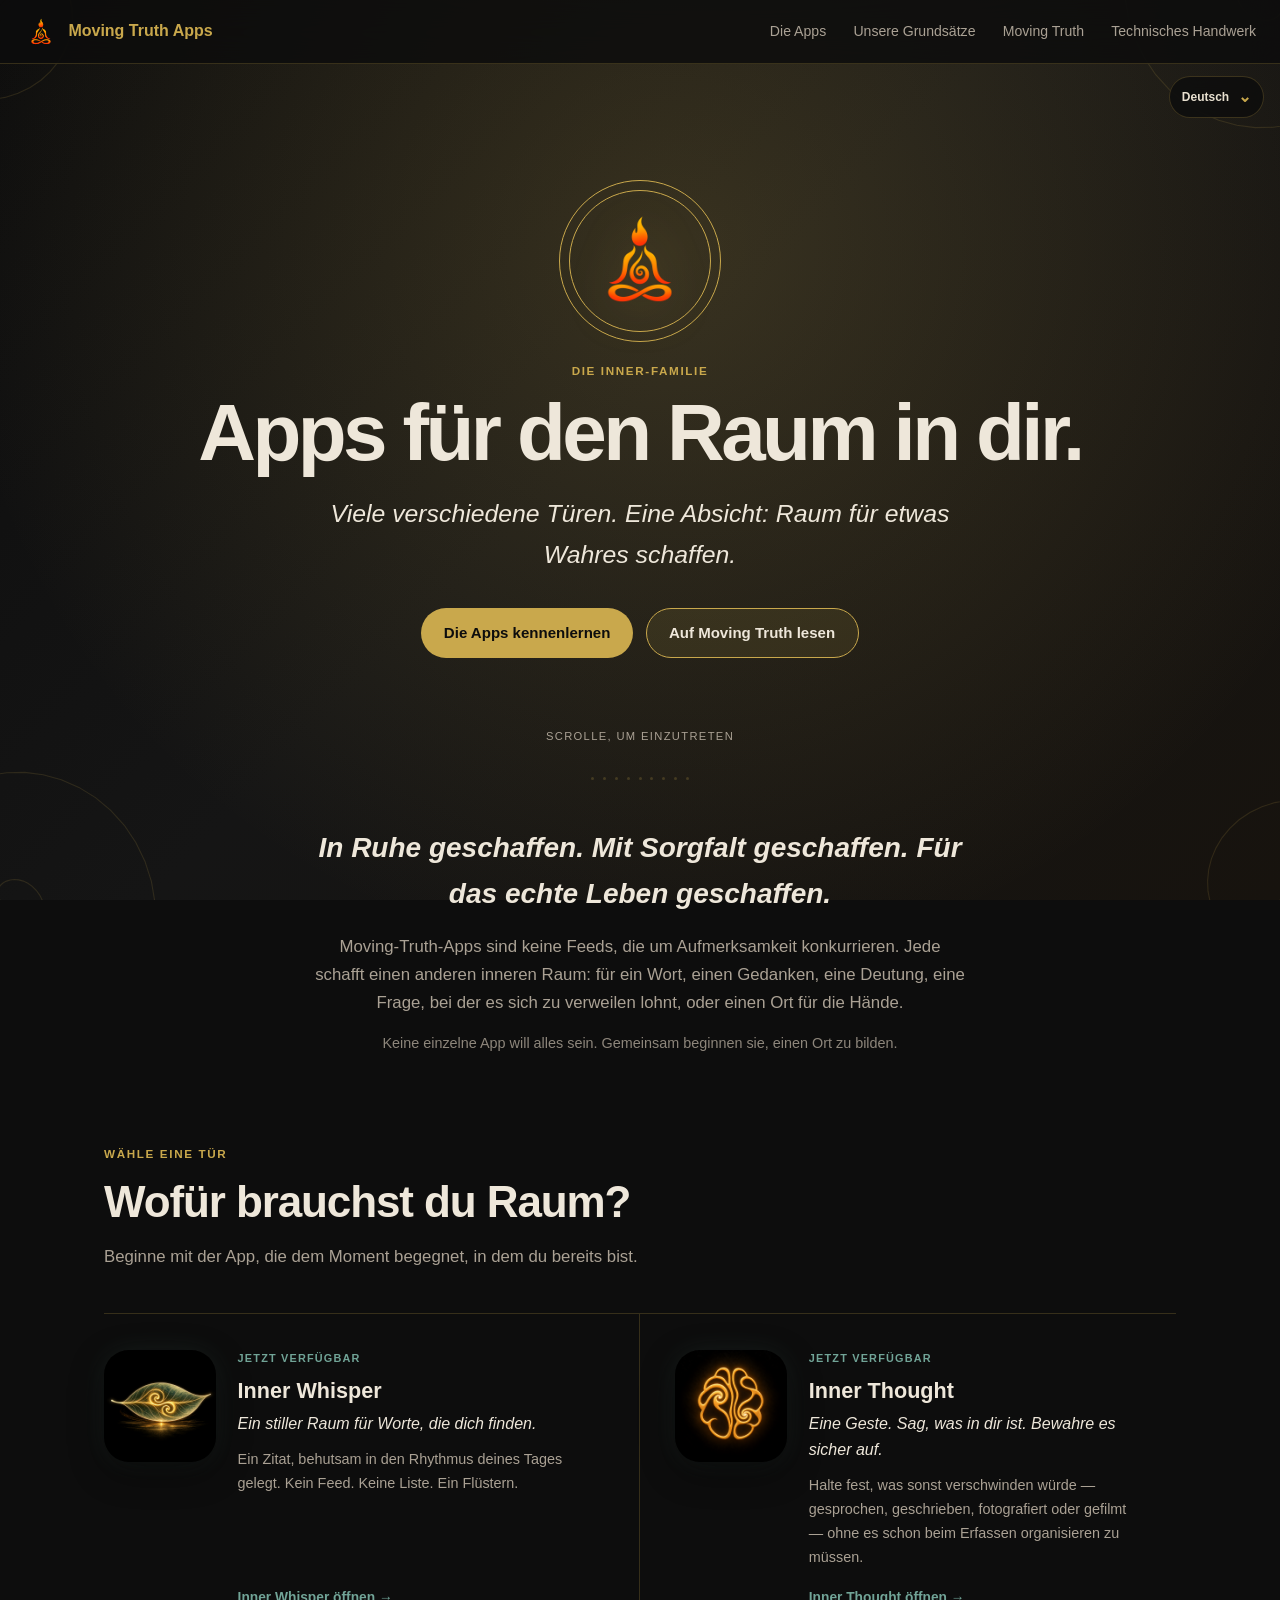
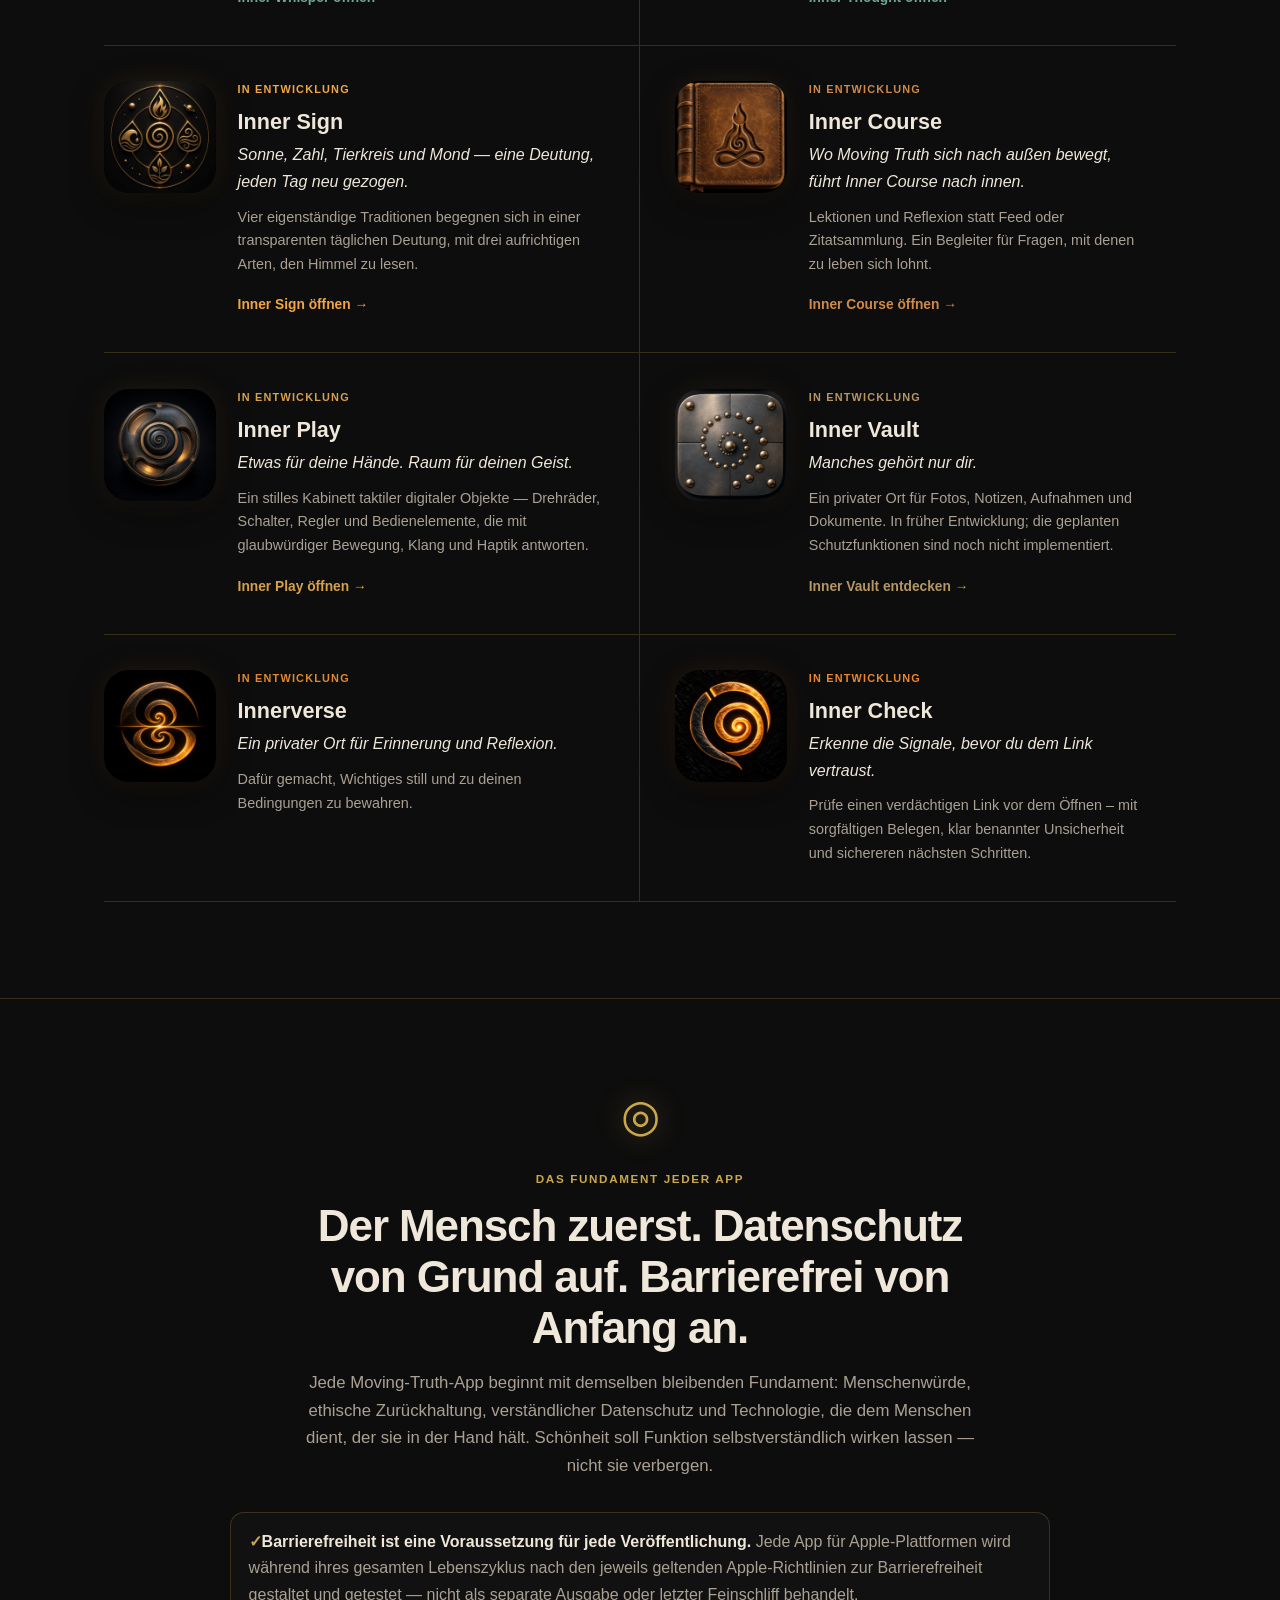
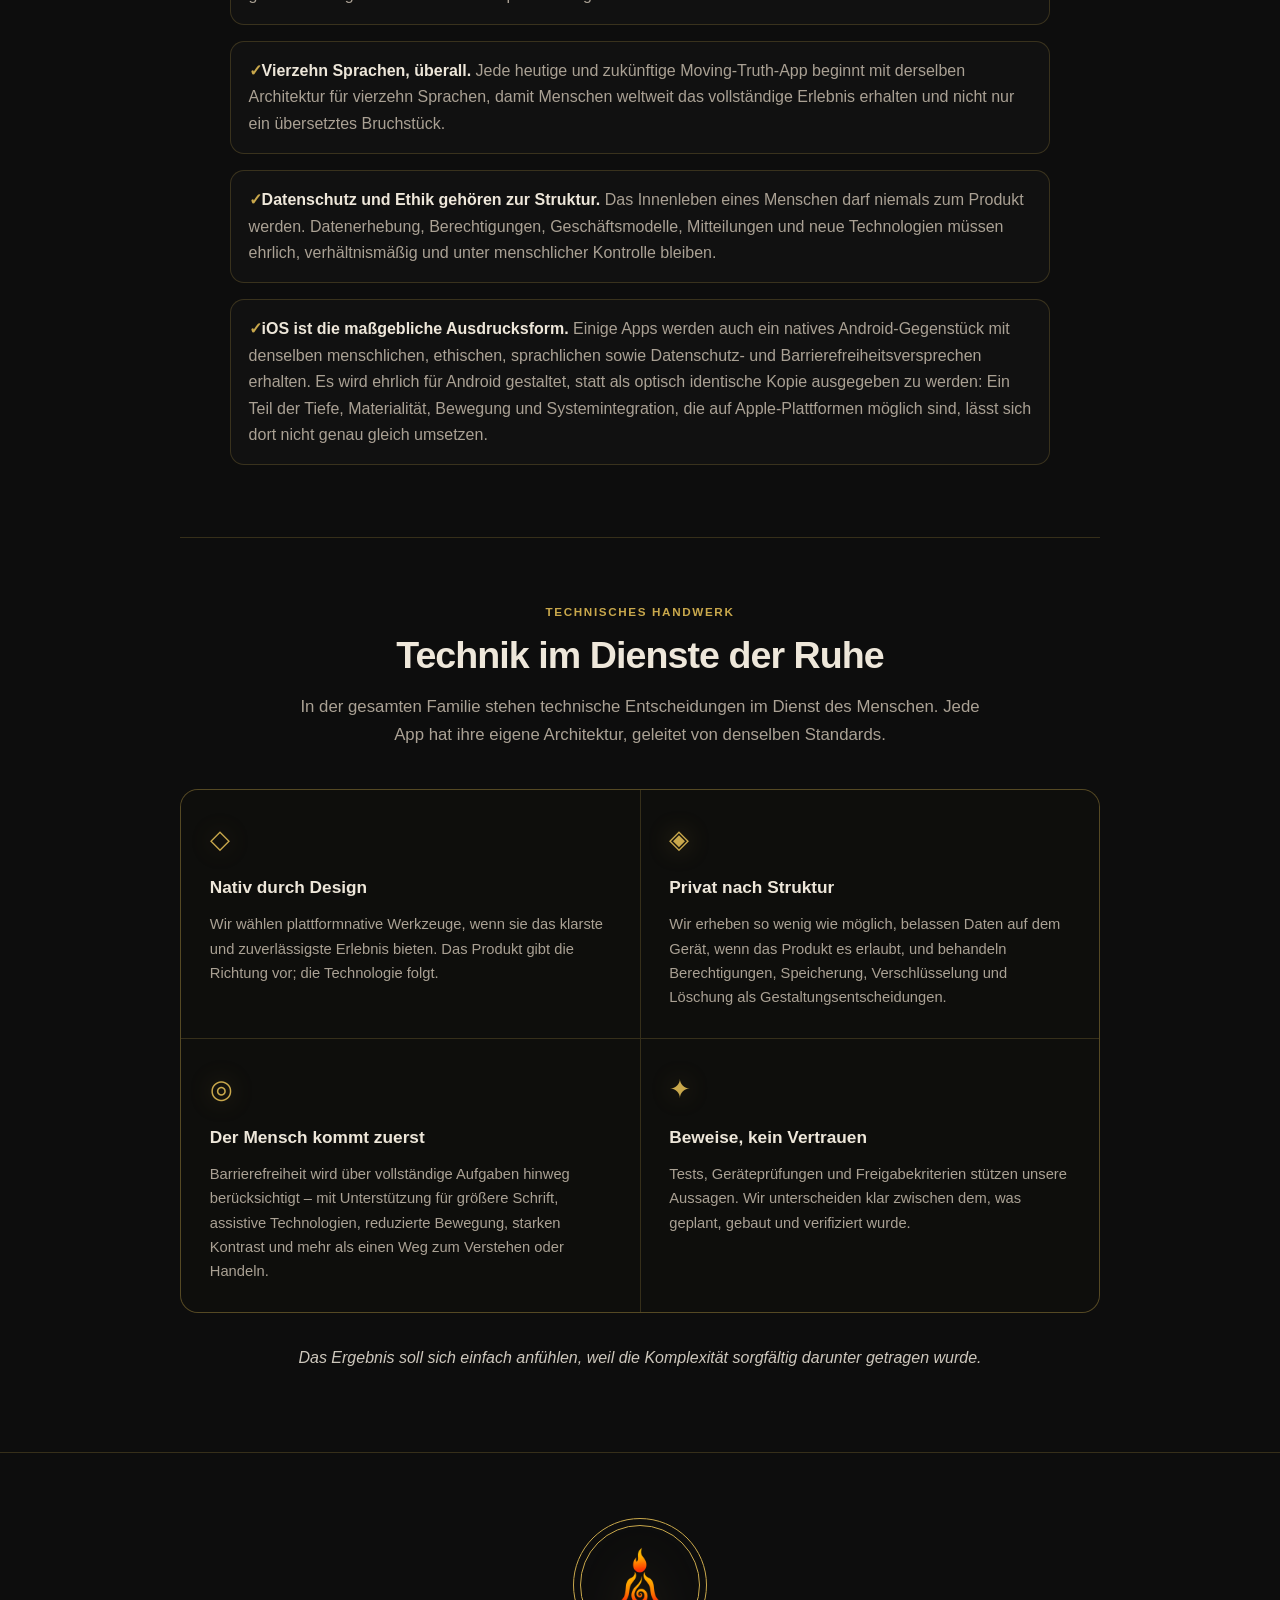
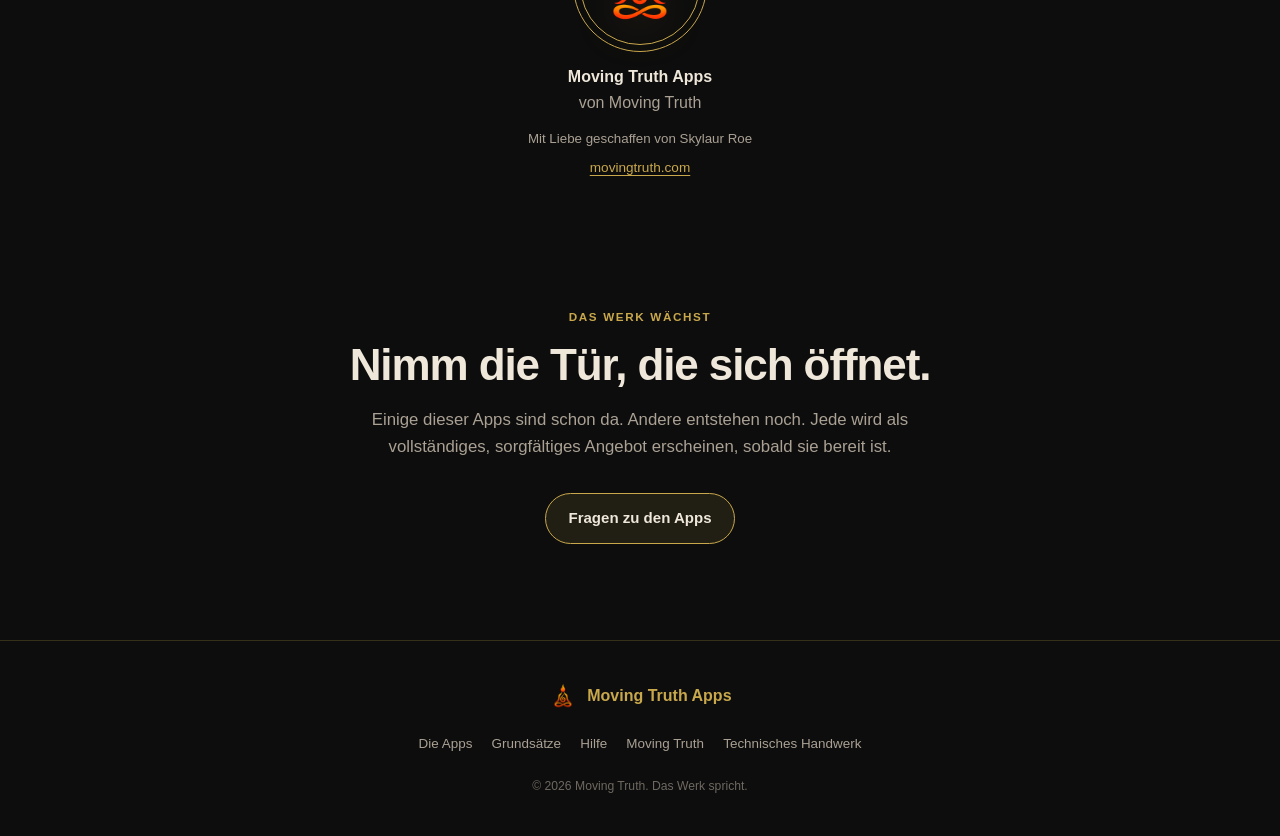
<file: de/index.html>
<!DOCTYPE html>
<html lang="de">
<head>
  <meta charset="UTF-8">
  <meta name="viewport" content="width=device-width, initial-scale=1.0">
  <meta name="theme-color" content="#0D0D0D">
  <meta name="description" content="Die Inner-Appfamilie von Moving Truth: ruhige, private und barrierefreie Räume für Reflexion, Kreativität, neue Perspektiven, sinnliches Spiel und Selbsterkenntnis.">
  <meta property="og:title" content="Moving Truth Apps">
  <meta property="og:description" content="Für den Raum in dir.">
  <meta property="og:type" content="website">
  <meta property="og:url" content="https://apps.movingtruth.com/de/">
  <meta property="og:image" content="https://apps.movingtruth.com/assets/moving-truth-logo.png">
  <meta name="twitter:card" content="summary">
  <title>Moving Truth Apps — Für den Raum in dir</title>
  <link rel="icon" type="image/png" href="../assets/moving-truth-logo.png">
  <link rel="apple-touch-icon" href="../assets/moving-truth-logo.png">
  <link rel="stylesheet" href="../styles.css">
  <script src="site.js" defer></script>





















































<!-- family-localization-meta:start -->
<link rel="canonical" href="https://apps.movingtruth.com/de/">
<link rel="alternate" hreflang="en" href="https://apps.movingtruth.com/">
<link rel="alternate" hreflang="fr" href="https://apps.movingtruth.com/fr/">
<link rel="alternate" hreflang="es" href="https://apps.movingtruth.com/es/">
<link rel="alternate" hreflang="de" href="https://apps.movingtruth.com/de/">
<link rel="alternate" hreflang="pt-BR" href="https://apps.movingtruth.com/pt-BR/">
<link rel="alternate" hreflang="it" href="https://apps.movingtruth.com/it/">
<link rel="alternate" hreflang="nl" href="https://apps.movingtruth.com/nl/">
<link rel="alternate" hreflang="hi" href="https://apps.movingtruth.com/hi/">
<link rel="alternate" hreflang="ar" href="https://apps.movingtruth.com/ar/">
<link rel="alternate" hreflang="zh-Hans" href="https://apps.movingtruth.com/zh-Hans/">
<link rel="alternate" hreflang="ja" href="https://apps.movingtruth.com/ja/">
<link rel="alternate" hreflang="ko" href="https://apps.movingtruth.com/ko/">
<link rel="alternate" hreflang="ru" href="https://apps.movingtruth.com/ru/">
<link rel="alternate" hreflang="th" href="https://apps.movingtruth.com/th/">
<link rel="alternate" hreflang="x-default" href="https://apps.movingtruth.com/">
<!-- family-localization-meta:end -->

<!-- family-localization-style:start -->
<style>
  .family-language{position:absolute;z-index:900;inset-block-start:4.75rem;inset-inline-end:1rem;color:#e8e0d0;font:600 .75rem/1.2 -apple-system,BlinkMacSystemFont,"Segoe UI",sans-serif}
  .family-language details{position:relative}
  .family-language summary{min-block-size:2.6rem;display:flex;align-items:center;gap:.55rem;padding:.3rem .75rem;list-style:none;border:1px solid rgba(201,168,76,.24);border-radius:999px;background:rgba(13,13,13,.82);cursor:pointer;backdrop-filter:blur(12px)}
  .family-language summary::-webkit-details-marker{display:none}
  .family-language summary::after{content:"⌄";font-size:1rem;color:#c9a84c}
  .family-language details[open] summary::after{transform:rotate(180deg)}
  .family-language__label{position:absolute;inline-size:1px;block-size:1px;padding:0;margin:-1px;overflow:hidden;clip:rect(0,0,0,0);white-space:nowrap;border:0}
  .family-language__menu{position:absolute;inset-block-start:calc(100% + .45rem);inset-inline-end:0;min-inline-size:12rem;max-block-size:min(65vh,28rem);overflow:auto;display:grid;gap:.2rem;padding:.4rem;border:1px solid rgba(201,168,76,.24);border-radius:16px;background:rgba(13,13,13,.97);box-shadow:0 16px 45px rgba(0,0,0,.42);backdrop-filter:blur(16px)}
  .family-language a{min-block-size:2.5rem;display:flex;align-items:center;padding:0 .7rem;border-radius:10px;color:inherit;text-decoration:none;white-space:nowrap}
  .family-language a:hover,.family-language a:focus-visible{background:rgba(201,168,76,.16);outline:2px solid transparent}
  .family-language a[aria-current="page"]{background:#c9a84c;color:#111}
  .language-suggestion{position:fixed;z-index:1100;inset-inline:50%;inset-block-end:1rem;transform:translateX(-50%);inline-size:min(calc(100% - 2rem),42rem);display:flex;align-items:center;justify-content:center;gap:.7rem;flex-wrap:wrap;padding:.8rem 1rem;border:1px solid rgba(201,168,76,.42);border-radius:16px;background:rgba(13,13,13,.96);color:#e8e0d0;font:600 .88rem/1.4 -apple-system,BlinkMacSystemFont,"Segoe UI",sans-serif;box-shadow:0 16px 45px rgba(0,0,0,.42);backdrop-filter:blur(16px)}
  .language-suggestion p{margin:0;color:#e8e0d0}
  .language-suggestion a,.language-suggestion button{min-block-size:2.35rem;display:inline-flex;align-items:center;padding:0 .8rem;border:1px solid rgba(201,168,76,.5);border-radius:999px;background:transparent;color:#e8e0d0;font:inherit;text-decoration:none;cursor:pointer}
  .language-suggestion a{background:#c9a84c;color:#111}
  .language-suggestion a:focus-visible,.language-suggestion button:focus-visible{outline:2px solid #f1d47a;outline-offset:2px}
  @media (max-width:700px){.family-language{inset-block-start:4.8rem;inset-inline-end:.75rem}}
</style>
<!-- family-localization-style:end -->
<!-- family-localization-script:start -->
<script src="../localization/language-preference.js" defer></script>
<!-- family-localization-script:end -->
</head>
<body>
<!-- family-localization:start -->
<div class="family-language">
<details>
<summary><span class="family-language__label">Sprache</span><span>Deutsch</span></summary>
<nav class="family-language__menu" aria-label="Sprache">
  <a href="https://apps.movingtruth.com/" lang="en" data-language-choice="en">English</a>
  <a href="https://apps.movingtruth.com/fr/" lang="fr" data-language-choice="fr">Français</a>
  <a href="https://apps.movingtruth.com/es/" lang="es" data-language-choice="es">Español</a>
  <a href="https://apps.movingtruth.com/de/" lang="de" data-language-choice="de" aria-current="page">Deutsch</a>
  <a href="https://apps.movingtruth.com/pt-BR/" lang="pt-BR" data-language-choice="pt-BR">Português (Brasil)</a>
  <a href="https://apps.movingtruth.com/it/" lang="it" data-language-choice="it">Italiano</a>
  <a href="https://apps.movingtruth.com/nl/" lang="nl" data-language-choice="nl">Nederlands</a>
  <a href="https://apps.movingtruth.com/hi/" lang="hi" data-language-choice="hi">हिन्दी</a>
  <a href="https://apps.movingtruth.com/ar/" lang="ar" data-language-choice="ar">العربية</a>
  <a href="https://apps.movingtruth.com/zh-Hans/" lang="zh-Hans" data-language-choice="zh-Hans">简体中文</a>
  <a href="https://apps.movingtruth.com/ja/" lang="ja" data-language-choice="ja">日本語</a>
  <a href="https://apps.movingtruth.com/ko/" lang="ko" data-language-choice="ko">한국어</a>
  <a href="https://apps.movingtruth.com/ru/" lang="ru" data-language-choice="ru">Русский</a>
  <a href="https://apps.movingtruth.com/th/" lang="th" data-language-choice="th">ไทย</a>
</nav>
</details>
</div>
<!-- family-localization:end -->
  <a class="skip-link" href="#main-content">Zum Hauptinhalt springen</a>

  <div class="living-canvas" aria-hidden="true">
    <div class="living-canvas__gradient"></div>
    <div class="living-canvas__glow"></div>
    <div class="living-canvas__motes" id="motes"></div>
    <svg class="living-canvas__corners" id="corner-spirals"></svg>
  </div>

  <header class="site-nav" role="banner">
    <a class="site-nav__brand" href="#top" aria-label="Startseite der Moving Truth Apps">
      <img src="../assets/moving-truth-logo.png" alt="">
      <span>Moving Truth Apps</span>
    </a>
    <button class="site-nav__toggle" type="button" aria-expanded="false" aria-controls="site-links">
      <span class="sr-only">Navigation öffnen</span>
      <span aria-hidden="true"></span><span aria-hidden="true"></span><span aria-hidden="true"></span>
    </button>
    <nav aria-label="Hauptnavigation">
      <ul class="site-nav__links" id="site-links">
        <li><a href="#apps">Die Apps</a></li>
        <li><a href="#principles">Unsere Grundsätze</a></li>
        <li><a href="https://movingtruth.com">Moving Truth</a></li>
        <li><a href="#craft">Technisches Handwerk</a></li>
      </ul>
    </nav>
  </header>

  <main id="main-content">
    <section class="hero hero--hub" id="top" aria-labelledby="hero-title">
      <a class="hero__mark" href="https://movingtruth.com" aria-label="Moving Truth besuchen">
        <img src="../assets/moving-truth-logo.png" alt="Moving-Truth-Logo">
      </a>
      <span class="hero__eyebrow">Die Inner-Familie</span>
      <h1 class="hero__name" id="hero-title">Apps für den Raum in dir.</h1>
      <p class="hero__promise">Viele verschiedene Türen. Eine Absicht: Raum für etwas Wahres schaffen.</p>
      <div class="hero__actions">
        <a class="button button--solid" href="#apps">Die Apps kennenlernen</a>
        <a class="button button--outline" href="https://movingtruth.com/apps/">Auf Moving Truth lesen</a>
      </div>
      <p class="hero__scroll" aria-hidden="true">scrolle, um einzutreten</p>
    </section>

    <div class="dot-row" aria-hidden="true">
      <span></span><span></span><span></span><span></span><span></span><span></span><span></span><span></span><span></span>
    </div>

    <section class="intro" aria-labelledby="family-title">
      <h2 id="family-title">In Ruhe geschaffen. Mit Sorgfalt geschaffen. Für das echte Leben geschaffen.</h2>
      <p>Moving-Truth-Apps sind keine Feeds, die um Aufmerksamkeit konkurrieren. Jede schafft einen anderen inneren Raum: für ein Wort, einen Gedanken, eine Deutung, eine Frage, bei der es sich zu verweilen lohnt, oder einen Ort für die Hände.</p>
      <p class="intro__trust">Keine einzelne App will alles sein. Gemeinsam beginnen sie, einen Ort zu bilden.</p>
    </section>

    <section class="app-family" id="apps" aria-labelledby="apps-title">
      <div class="section-heading">
        <span class="eyebrow">Wähle eine Tür</span>
        <h2 id="apps-title">Wofür brauchst du Raum?</h2>
        <p>Beginne mit der App, die dem Moment begegnet, in dem du bereits bist.</p>
      </div>

      <div class="app-grid">
        <a class="app-card" style="--card-rgb: 113, 164, 151" href="https://inner-whisper.movingtruth.com/de/">
          <img class="app-card__icon" src="../assets/inner-whisper.png?v=20261030" alt="Inner Whisper — App-Symbol">
          <div class="app-card__body">
            <span class="app-card__status">Jetzt verfügbar</span>
            <h3>Inner Whisper</h3>
            <p class="app-card__tagline">Ein stiller Raum für Worte, die dich finden.</p>
            <p class="app-card__copy">Ein Zitat, behutsam in den Rhythmus deines Tages gelegt. Kein Feed. Keine Liste. Ein Flüstern.</p>
            <span class="app-card__cta">Inner Whisper öffnen →</span>
          </div>
        </a>

        <a class="app-card" style="--card-rgb: 113, 164, 151" href="https://inner-thought.movingtruth.com/de/">
          <img class="app-card__icon" src="../assets/inner-thought.png?v=20261030" alt="Inner Thought — App-Symbol">
          <div class="app-card__body">
            <span class="app-card__status">Jetzt verfügbar</span>
            <h3>Inner Thought</h3>
            <p class="app-card__tagline">Eine Geste. Sag, was in dir ist. Bewahre es sicher auf.</p>
            <p class="app-card__copy">Halte fest, was sonst verschwinden würde — gesprochen, geschrieben, fotografiert oder gefilmt — ohne es schon beim Erfassen organisieren zu müssen.</p>
            <span class="app-card__cta">Inner Thought öffnen →</span>
          </div>
        </a>

        <a class="app-card" style="--card-rgb: 242, 166, 67" href="https://inner-sign.movingtruth.com/de/">
          <img class="app-card__icon" src="../assets/inner-sign.png?v=20261030" alt="Inner Sign — App-Symbol">
          <div class="app-card__body">
            <span class="app-card__status">In Entwicklung</span>
            <h3>Inner Sign</h3>
            <p class="app-card__tagline">Sonne, Zahl, Tierkreis und Mond — eine Deutung, jeden Tag neu gezogen.</p>
            <p class="app-card__copy">Vier eigenständige Traditionen begegnen sich in einer transparenten täglichen Deutung, mit drei aufrichtigen Arten, den Himmel zu lesen.</p>
            <span class="app-card__cta">Inner Sign öffnen →</span>
          </div>
        </a>

        <a class="app-card" style="--card-rgb: 207, 138, 71" href="https://inner-course.movingtruth.com/de/">
          <img class="app-card__icon" src="../assets/inner-course.png?v=20261030" alt="Inner Course — App-Symbol">
          <div class="app-card__body">
            <span class="app-card__status">In Entwicklung</span>
            <h3>Inner Course</h3>
            <p class="app-card__tagline">Wo Moving Truth sich nach außen bewegt, führt Inner Course nach innen.</p>
            <p class="app-card__copy">Lektionen und Reflexion statt Feed oder Zitatsammlung. Ein Begleiter für Fragen, mit denen zu leben sich lohnt.</p>
            <span class="app-card__cta">Inner Course öffnen →</span>
          </div>
        </a>

        <a class="app-card" style="--card-rgb: 215, 161, 75" href="https://inner-play.movingtruth.com/de/">
          <img class="app-card__icon" src="../assets/inner-play.png?v=20261030" alt="Inner Play — App-Symbol">
          <div class="app-card__body">
            <span class="app-card__status">In Entwicklung</span>
            <h3>Inner Play</h3>
            <p class="app-card__tagline">Etwas für deine Hände. Raum für deinen Geist.</p>
            <p class="app-card__copy">Ein stilles Kabinett taktiler digitaler Objekte — Drehräder, Schalter, Regler und Bedienelemente, die mit glaubwürdiger Bewegung, Klang und Haptik antworten.</p>
            <span class="app-card__cta">Inner Play öffnen →</span>
          </div>
        </a>
        <a class="app-card" style="--card-rgb: 181, 151, 99" href="https://inner-vault.movingtruth.com/" hreflang="en">
          <img class="app-card__icon" src="../assets/inner-vault.png?v=20261030" alt="Inner Vault — App-Symbol">
          <div class="app-card__body">
            <span class="app-card__status">In Entwicklung</span>
            <h3>Inner Vault</h3>
            <p class="app-card__tagline">Manches gehört nur dir.</p>
            <p class="app-card__copy">Ein privater Ort für Fotos, Notizen, Aufnahmen und Dokumente. In früher Entwicklung; die geplanten Schutzfunktionen sind noch nicht implementiert.</p>
            <span class="app-card__cta">Inner Vault entdecken →</span>
          </div>
        </a>

        <article class="app-card app-card--static" style="--card-rgb: 224, 137, 47" aria-labelledby="innerverse-card-title">
          <img class="app-card__icon" src="../assets/innerverse.png?v=20261111" alt="Innerverse — App-Symbol">
          <div class="app-card__body">
            <span class="app-card__status">In Entwicklung</span>
            <h3 id="innerverse-card-title">Innerverse</h3>
            <p class="app-card__tagline">Ein privater Ort für Erinnerung und Reflexion.</p>
            <p class="app-card__copy">Dafür gemacht, Wichtiges still und zu deinen Bedingungen zu bewahren.</p>
          </div>
        </article>

        <article class="app-card app-card--static" style="--card-rgb: 234, 135, 45" aria-labelledby="inner-check-card-title">
          <img class="app-card__icon" src="../assets/inner-check.png?v=20261111" alt="Inner Check — App-Symbol">
          <div class="app-card__body">
            <span class="app-card__status">In Entwicklung</span>
            <h3 id="inner-check-card-title">Inner Check</h3>
            <p class="app-card__tagline">Erkenne die Signale, bevor du dem Link vertraust.</p>
            <p class="app-card__copy">Prüfe einen verdächtigen Link vor dem Öffnen – mit sorgfältigen Belegen, klar benannter Unsicherheit und sichereren nächsten Schritten.</p>
          </div>
        </article>
      </div>
    </section>

    <section class="statement statement--bordered" id="principles" aria-labelledby="principles-title">
      <span class="statement__symbol" aria-hidden="true">◎</span>
      <span class="eyebrow">Das Fundament jeder App</span>
      <h2 id="principles-title">Der Mensch zuerst. Datenschutz von Grund auf. Barrierefrei von Anfang an.</h2>
      <p>Jede Moving-Truth-App beginnt mit demselben bleibenden Fundament: Menschenwürde, ethische Zurückhaltung, verständlicher Datenschutz und Technologie, die dem Menschen dient, der sie in der Hand hält. Schönheit soll Funktion selbstverständlich wirken lassen — nicht sie verbergen.</p>
      <ul class="truth-list commitment-list">
        <li><strong>Barrierefreiheit ist eine Voraussetzung für jede Veröffentlichung.</strong> Jede App für Apple-Plattformen wird während ihres gesamten Lebenszyklus nach den jeweils geltenden Apple-Richtlinien zur Barrierefreiheit gestaltet und getestet — nicht als separate Ausgabe oder letzter Feinschliff behandelt.</li>
        <li><strong>Vierzehn Sprachen, überall.</strong> Jede heutige und zukünftige Moving-Truth-App beginnt mit derselben Architektur für vierzehn Sprachen, damit Menschen weltweit das vollständige Erlebnis erhalten und nicht nur ein übersetztes Bruchstück.</li>
        <li><strong>Datenschutz und Ethik gehören zur Struktur.</strong> Das Innenleben eines Menschen darf niemals zum Produkt werden. Datenerhebung, Berechtigungen, Geschäftsmodelle, Mitteilungen und neue Technologien müssen ehrlich, verhältnismäßig und unter menschlicher Kontrolle bleiben.</li>
        <li><strong>iOS ist die maßgebliche Ausdrucksform.</strong> Einige Apps werden auch ein natives Android-Gegenstück mit denselben menschlichen, ethischen, sprachlichen sowie Datenschutz- und Barrierefreiheitsversprechen erhalten. Es wird ehrlich für Android gestaltet, statt als optisch identische Kopie ausgegeben zu werden: Ein Teil der Tiefe, Materialität, Bewegung und Systemintegration, die auf Apple-Plattformen möglich sind, lässt sich dort nicht genau gleich umsetzen.</li>
      </ul>

      <section class="craft" id="craft" aria-labelledby="craft-title">
        <span class="eyebrow">Technisches Handwerk</span>
        <h3 id="craft-title">Technik im Dienste der Ruhe</h3>
        <p class="craft__intro">In der gesamten Familie stehen technische Entscheidungen im Dienst des Menschen. Jede App hat ihre eigene Architektur, geleitet von denselben Standards.</p>
        <div class="craft__grid">
          <article>
            <span aria-hidden="true">◇</span>
            <h4>Nativ durch Design</h4>
            <p>Wir wählen plattformnative Werkzeuge, wenn sie das klarste und zuverlässigste Erlebnis bieten. Das Produkt gibt die Richtung vor; die Technologie folgt.</p>
          </article>
          <article>
            <span aria-hidden="true">◈</span>
            <h4>Privat nach Struktur</h4>
            <p>Wir erheben so wenig wie möglich, belassen Daten auf dem Gerät, wenn das Produkt es erlaubt, und behandeln Berechtigungen, Speicherung, Verschlüsselung und Löschung als Gestaltungsentscheidungen.</p>
          </article>
          <article>
            <span aria-hidden="true">◎</span>
            <h4>Der Mensch kommt zuerst</h4>
            <p>Barrierefreiheit wird über vollständige Aufgaben hinweg berücksichtigt – mit Unterstützung für größere Schrift, assistive Technologien, reduzierte Bewegung, starken Kontrast und mehr als einen Weg zum Verstehen oder Handeln.</p>
          </article>
          <article>
            <span aria-hidden="true">✦</span>
            <h4>Beweise, kein Vertrauen</h4>
            <p>Tests, Geräteprüfungen und Freigabekriterien stützen unsere Aussagen. Wir unterscheiden klar zwischen dem, was geplant, gebaut und verifiziert wurde.</p>
          </article>
        </div>
        <p class="craft__seal">Das Ergebnis soll sich einfach anfühlen, weil die Komplexität sorgfältig darunter getragen wurde.</p>
      </section>
    </section>

    <section class="moving-truth" aria-label="Über Moving Truth">
      <a class="moving-truth__ring" href="https://movingtruth.com" aria-label="Moving Truth. Öffnet movingtruth.com">
        <img src="../assets/moving-truth-logo.png" alt="Moving-Truth-Logo">
      </a>
      <strong>Moving Truth Apps</strong>
      <span>von Moving Truth</span>
      <small>Mit Liebe geschaffen von Skylaur Roe</small>
      <a href="https://movingtruth.com">movingtruth.com</a>
    </section>

    <section class="closing" aria-labelledby="closing-title">
      <span class="eyebrow">Das Werk wächst</span>
      <h2 id="closing-title">Nimm die Tür, die sich öffnet.</h2>
      <p>Einige dieser Apps sind schon da. Andere entstehen noch. Jede wird als vollständiges, sorgfältiges Angebot erscheinen, sobald sie bereit ist.</p>
      <a class="button button--outline" href="mailto:support@movingtruth.com?subject=Moving%20Truth%20Apps">Fragen zu den Apps</a>
    </section>
  </main>

  <footer>
    <div class="footer__brand"><img src="../assets/moving-truth-logo.png" alt=""><strong>Moving Truth Apps</strong></div>
    <nav aria-label="Fußzeilennavigation">
      <ul>
        <li><a href="#apps">Die Apps</a></li>
        <li><a href="#principles">Grundsätze</a></li>
        <li><a href="mailto:support@movingtruth.com">Hilfe</a></li>
        <li><a href="https://movingtruth.com">Moving Truth</a></li>
        <li><a href="#craft">Technisches Handwerk</a></li>
      </ul>
    </nav>
    <p>© 2026 Moving Truth. Das Werk spricht.</p>
  </footer>
</body>
</html>
</file>
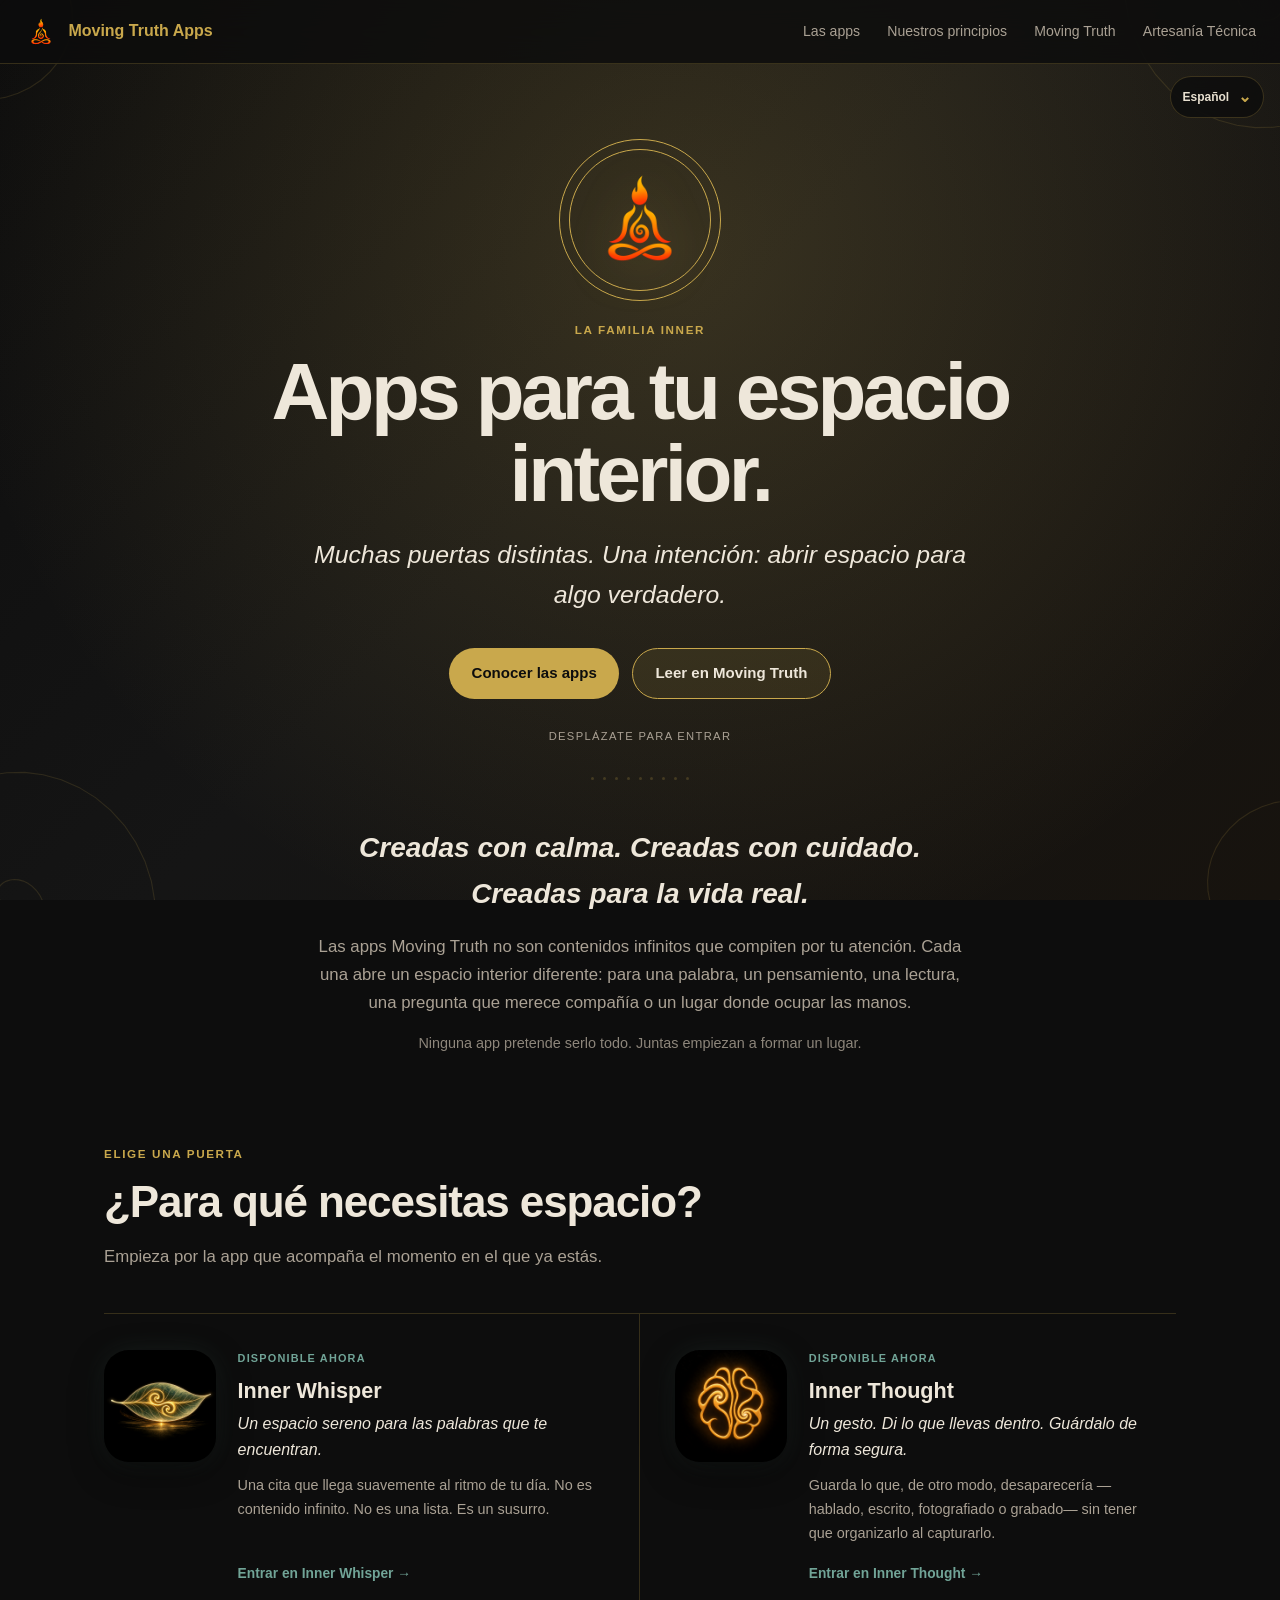
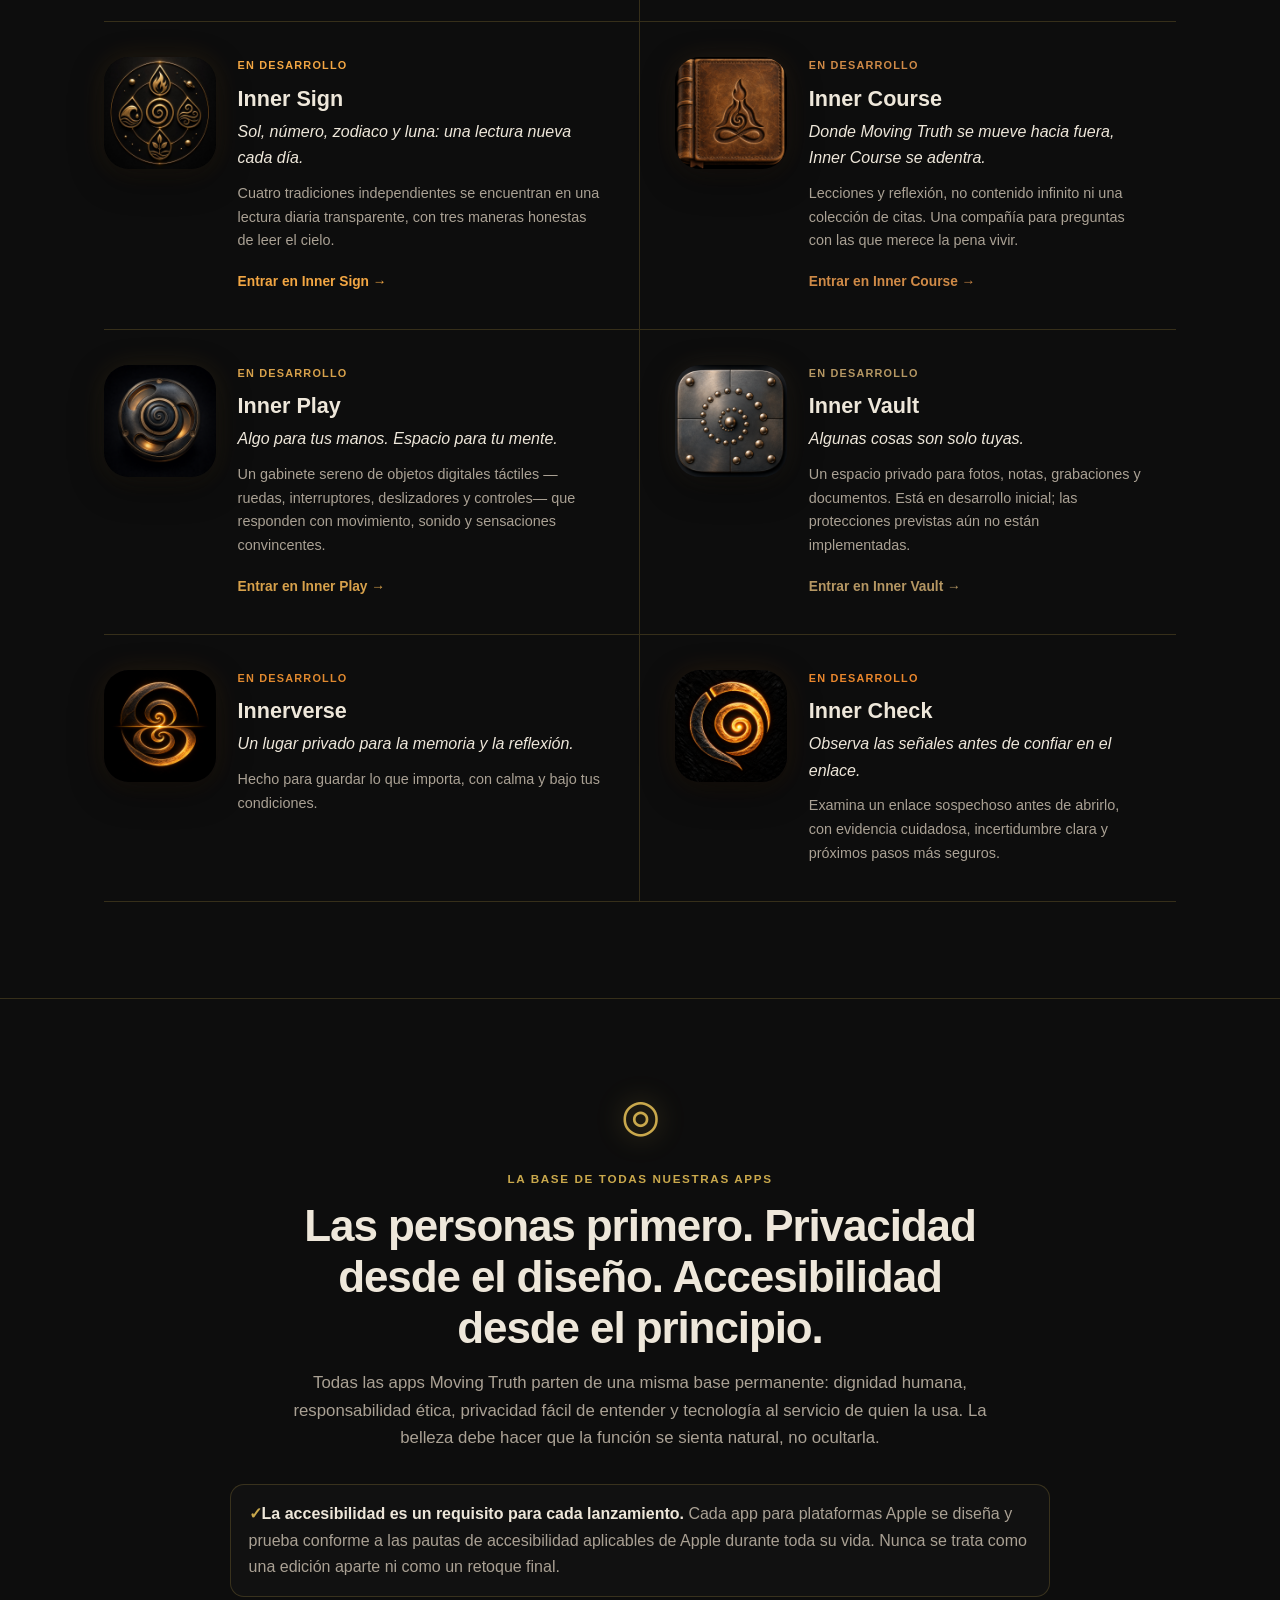
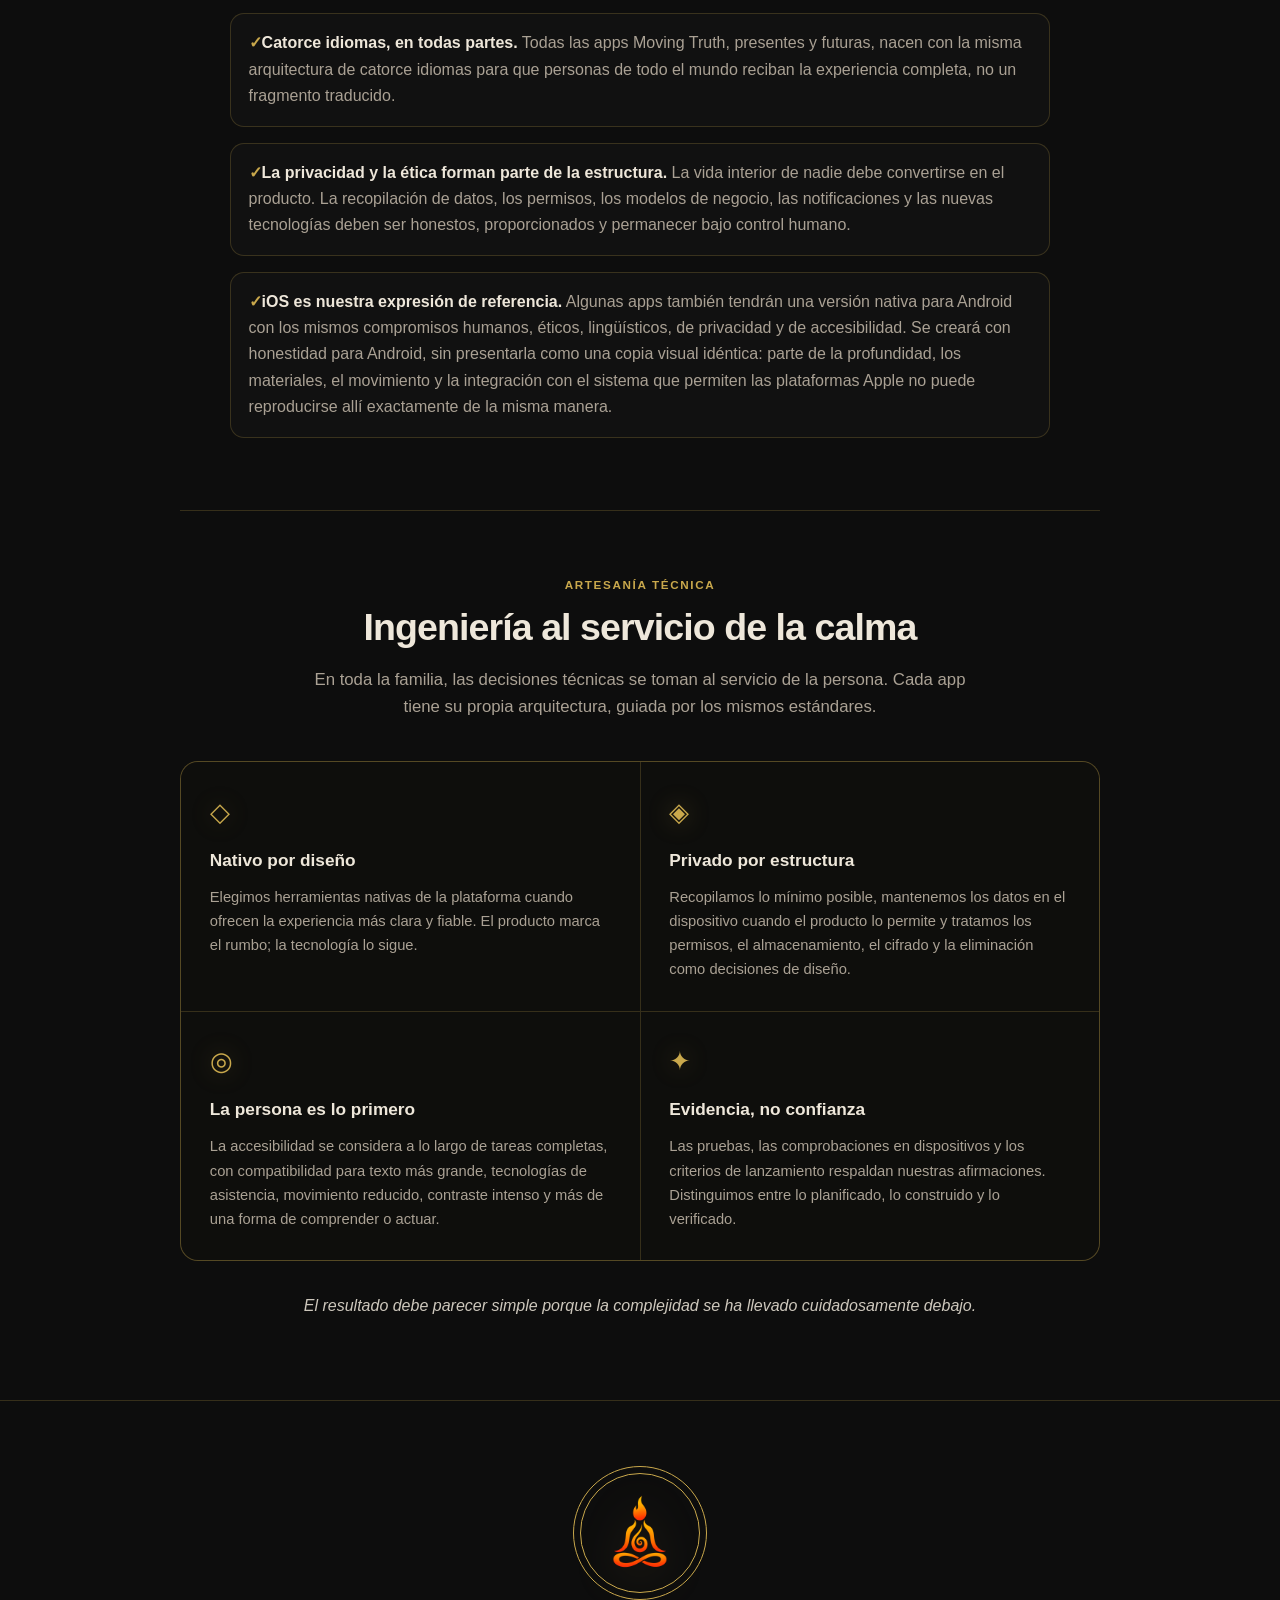
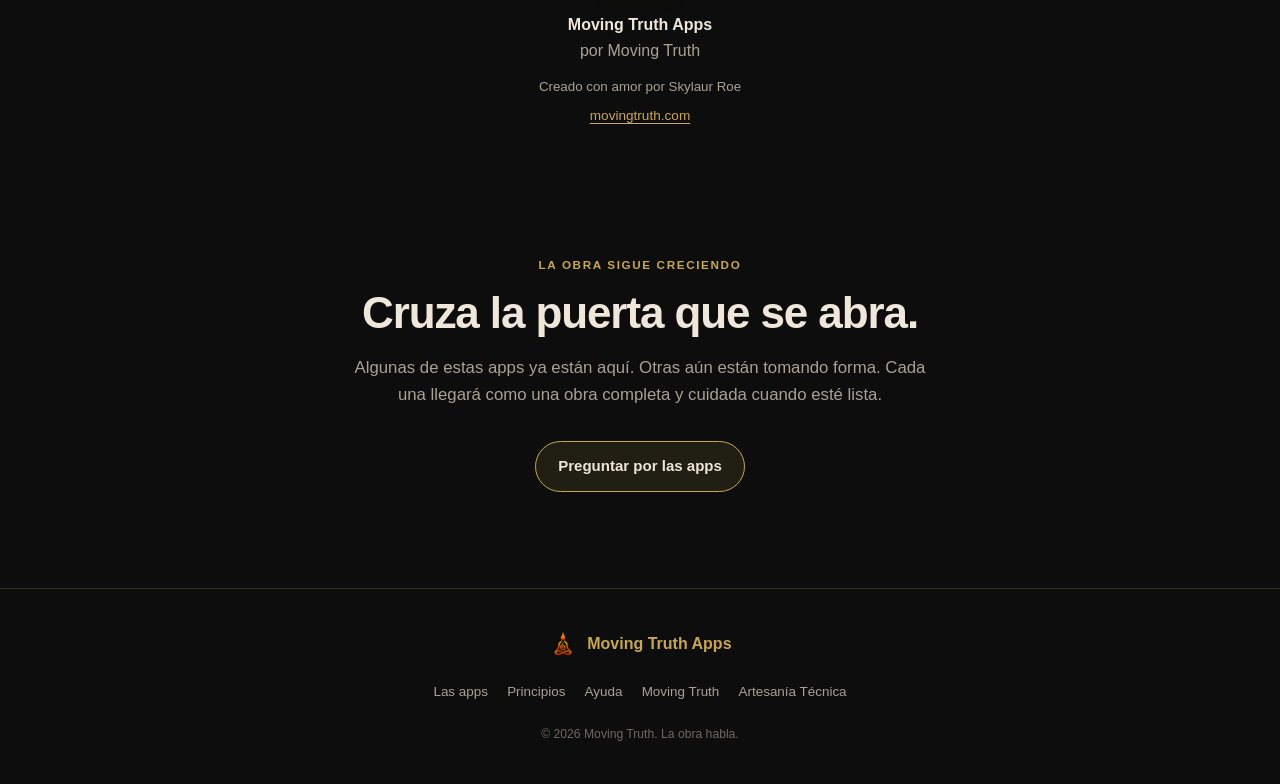
<file: es/index.html>
<!DOCTYPE html>
<html lang="es">
<head>
  <meta charset="UTF-8">
  <meta name="viewport" content="width=device-width, initial-scale=1.0">
  <meta name="theme-color" content="#0D0D0D">
  <meta name="description" content="La familia de apps Inner de Moving Truth: espacios serenos, privados y accesibles para reflexionar, crear, cambiar de perspectiva, explorar con los sentidos y conocerse mejor.">
  <meta property="og:title" content="Moving Truth Apps">
  <meta property="og:description" content="Creadas para tu espacio interior.">
  <meta property="og:type" content="website">
  <meta property="og:url" content="https://apps.movingtruth.com/es/">
  <meta property="og:image" content="https://apps.movingtruth.com/assets/moving-truth-logo.png">
  <meta name="twitter:card" content="summary">
  <title>Apps Moving Truth — Creadas para tu espacio interior</title>
  <link rel="icon" type="image/png" href="../assets/moving-truth-logo.png">
  <link rel="apple-touch-icon" href="../assets/moving-truth-logo.png">
  <link rel="stylesheet" href="../styles.css">
  <script src="site.js" defer></script>





















































<!-- family-localization-meta:start -->
<link rel="canonical" href="https://apps.movingtruth.com/es/">
<link rel="alternate" hreflang="en" href="https://apps.movingtruth.com/">
<link rel="alternate" hreflang="fr" href="https://apps.movingtruth.com/fr/">
<link rel="alternate" hreflang="es" href="https://apps.movingtruth.com/es/">
<link rel="alternate" hreflang="de" href="https://apps.movingtruth.com/de/">
<link rel="alternate" hreflang="pt-BR" href="https://apps.movingtruth.com/pt-BR/">
<link rel="alternate" hreflang="it" href="https://apps.movingtruth.com/it/">
<link rel="alternate" hreflang="nl" href="https://apps.movingtruth.com/nl/">
<link rel="alternate" hreflang="hi" href="https://apps.movingtruth.com/hi/">
<link rel="alternate" hreflang="ar" href="https://apps.movingtruth.com/ar/">
<link rel="alternate" hreflang="zh-Hans" href="https://apps.movingtruth.com/zh-Hans/">
<link rel="alternate" hreflang="ja" href="https://apps.movingtruth.com/ja/">
<link rel="alternate" hreflang="ko" href="https://apps.movingtruth.com/ko/">
<link rel="alternate" hreflang="ru" href="https://apps.movingtruth.com/ru/">
<link rel="alternate" hreflang="th" href="https://apps.movingtruth.com/th/">
<link rel="alternate" hreflang="x-default" href="https://apps.movingtruth.com/">
<!-- family-localization-meta:end -->

<!-- family-localization-style:start -->
<style>
  .family-language{position:absolute;z-index:900;inset-block-start:4.75rem;inset-inline-end:1rem;color:#e8e0d0;font:600 .75rem/1.2 -apple-system,BlinkMacSystemFont,"Segoe UI",sans-serif}
  .family-language details{position:relative}
  .family-language summary{min-block-size:2.6rem;display:flex;align-items:center;gap:.55rem;padding:.3rem .75rem;list-style:none;border:1px solid rgba(201,168,76,.24);border-radius:999px;background:rgba(13,13,13,.82);cursor:pointer;backdrop-filter:blur(12px)}
  .family-language summary::-webkit-details-marker{display:none}
  .family-language summary::after{content:"⌄";font-size:1rem;color:#c9a84c}
  .family-language details[open] summary::after{transform:rotate(180deg)}
  .family-language__label{position:absolute;inline-size:1px;block-size:1px;padding:0;margin:-1px;overflow:hidden;clip:rect(0,0,0,0);white-space:nowrap;border:0}
  .family-language__menu{position:absolute;inset-block-start:calc(100% + .45rem);inset-inline-end:0;min-inline-size:12rem;max-block-size:min(65vh,28rem);overflow:auto;display:grid;gap:.2rem;padding:.4rem;border:1px solid rgba(201,168,76,.24);border-radius:16px;background:rgba(13,13,13,.97);box-shadow:0 16px 45px rgba(0,0,0,.42);backdrop-filter:blur(16px)}
  .family-language a{min-block-size:2.5rem;display:flex;align-items:center;padding:0 .7rem;border-radius:10px;color:inherit;text-decoration:none;white-space:nowrap}
  .family-language a:hover,.family-language a:focus-visible{background:rgba(201,168,76,.16);outline:2px solid transparent}
  .family-language a[aria-current="page"]{background:#c9a84c;color:#111}
  .language-suggestion{position:fixed;z-index:1100;inset-inline:50%;inset-block-end:1rem;transform:translateX(-50%);inline-size:min(calc(100% - 2rem),42rem);display:flex;align-items:center;justify-content:center;gap:.7rem;flex-wrap:wrap;padding:.8rem 1rem;border:1px solid rgba(201,168,76,.42);border-radius:16px;background:rgba(13,13,13,.96);color:#e8e0d0;font:600 .88rem/1.4 -apple-system,BlinkMacSystemFont,"Segoe UI",sans-serif;box-shadow:0 16px 45px rgba(0,0,0,.42);backdrop-filter:blur(16px)}
  .language-suggestion p{margin:0;color:#e8e0d0}
  .language-suggestion a,.language-suggestion button{min-block-size:2.35rem;display:inline-flex;align-items:center;padding:0 .8rem;border:1px solid rgba(201,168,76,.5);border-radius:999px;background:transparent;color:#e8e0d0;font:inherit;text-decoration:none;cursor:pointer}
  .language-suggestion a{background:#c9a84c;color:#111}
  .language-suggestion a:focus-visible,.language-suggestion button:focus-visible{outline:2px solid #f1d47a;outline-offset:2px}
  @media (max-width:700px){.family-language{inset-block-start:4.8rem;inset-inline-end:.75rem}}
</style>
<!-- family-localization-style:end -->
<!-- family-localization-script:start -->
<script src="../localization/language-preference.js" defer></script>
<!-- family-localization-script:end -->
</head>
<body>
<!-- family-localization:start -->
<div class="family-language">
<details>
<summary><span class="family-language__label">Idioma</span><span>Español</span></summary>
<nav class="family-language__menu" aria-label="Idioma">
  <a href="https://apps.movingtruth.com/" lang="en" data-language-choice="en">English</a>
  <a href="https://apps.movingtruth.com/fr/" lang="fr" data-language-choice="fr">Français</a>
  <a href="https://apps.movingtruth.com/es/" lang="es" data-language-choice="es" aria-current="page">Español</a>
  <a href="https://apps.movingtruth.com/de/" lang="de" data-language-choice="de">Deutsch</a>
  <a href="https://apps.movingtruth.com/pt-BR/" lang="pt-BR" data-language-choice="pt-BR">Português (Brasil)</a>
  <a href="https://apps.movingtruth.com/it/" lang="it" data-language-choice="it">Italiano</a>
  <a href="https://apps.movingtruth.com/nl/" lang="nl" data-language-choice="nl">Nederlands</a>
  <a href="https://apps.movingtruth.com/hi/" lang="hi" data-language-choice="hi">हिन्दी</a>
  <a href="https://apps.movingtruth.com/ar/" lang="ar" data-language-choice="ar">العربية</a>
  <a href="https://apps.movingtruth.com/zh-Hans/" lang="zh-Hans" data-language-choice="zh-Hans">简体中文</a>
  <a href="https://apps.movingtruth.com/ja/" lang="ja" data-language-choice="ja">日本語</a>
  <a href="https://apps.movingtruth.com/ko/" lang="ko" data-language-choice="ko">한국어</a>
  <a href="https://apps.movingtruth.com/ru/" lang="ru" data-language-choice="ru">Русский</a>
  <a href="https://apps.movingtruth.com/th/" lang="th" data-language-choice="th">ไทย</a>
</nav>
</details>
</div>
<!-- family-localization:end -->
  <a class="skip-link" href="#main-content">Ir al contenido principal</a>

  <div class="living-canvas" aria-hidden="true">
    <div class="living-canvas__gradient"></div>
    <div class="living-canvas__glow"></div>
    <div class="living-canvas__motes" id="motes"></div>
    <svg class="living-canvas__corners" id="corner-spirals"></svg>
  </div>

  <header class="site-nav" role="banner">
    <a class="site-nav__brand" href="#top" aria-label="Inicio de las apps Moving Truth">
      <img src="../assets/moving-truth-logo.png" alt="">
      <span>Moving Truth Apps</span>
    </a>
    <button class="site-nav__toggle" type="button" aria-expanded="false" aria-controls="site-links">
      <span class="sr-only">Abrir navegación</span>
      <span aria-hidden="true"></span><span aria-hidden="true"></span><span aria-hidden="true"></span>
    </button>
    <nav aria-label="Navegación principal">
      <ul class="site-nav__links" id="site-links">
        <li><a href="#apps">Las apps</a></li>
        <li><a href="#principles">Nuestros principios</a></li>
        <li><a href="https://movingtruth.com">Moving Truth</a></li>
        <li><a href="#craft">Artesanía Técnica</a></li>
      </ul>
    </nav>
  </header>

  <main id="main-content">
    <section class="hero hero--hub" id="top" aria-labelledby="hero-title">
      <a class="hero__mark" href="https://movingtruth.com" aria-label="Visitar Moving Truth">
        <img src="../assets/moving-truth-logo.png" alt="Logotipo de Moving Truth">
      </a>
      <span class="hero__eyebrow">La familia Inner</span>
      <h1 class="hero__name" id="hero-title">Apps para tu espacio interior.</h1>
      <p class="hero__promise">Muchas puertas distintas. Una intención: abrir espacio para algo verdadero.</p>
      <div class="hero__actions">
        <a class="button button--solid" href="#apps">Conocer las apps</a>
        <a class="button button--outline" href="https://movingtruth.com/apps/">Leer en Moving Truth</a>
      </div>
      <p class="hero__scroll" aria-hidden="true">desplázate para entrar</p>
    </section>

    <div class="dot-row" aria-hidden="true">
      <span></span><span></span><span></span><span></span><span></span><span></span><span></span><span></span><span></span>
    </div>

    <section class="intro" aria-labelledby="family-title">
      <h2 id="family-title">Creadas con calma. Creadas con cuidado. Creadas para la vida real.</h2>
      <p>Las apps Moving Truth no son contenidos infinitos que compiten por tu atención. Cada una abre un espacio interior diferente: para una palabra, un pensamiento, una lectura, una pregunta que merece compañía o un lugar donde ocupar las manos.</p>
      <p class="intro__trust">Ninguna app pretende serlo todo. Juntas empiezan a formar un lugar.</p>
    </section>

    <section class="app-family" id="apps" aria-labelledby="apps-title">
      <div class="section-heading">
        <span class="eyebrow">Elige una puerta</span>
        <h2 id="apps-title">¿Para qué necesitas espacio?</h2>
        <p>Empieza por la app que acompaña el momento en el que ya estás.</p>
      </div>

      <div class="app-grid">
        <a class="app-card" style="--card-rgb: 113, 164, 151" href="https://inner-whisper.movingtruth.com/es/">
          <img class="app-card__icon" src="../assets/inner-whisper.png?v=20261030" alt="Inner Whisper — icono de la aplicación">
          <div class="app-card__body">
            <span class="app-card__status">Disponible ahora</span>
            <h3>Inner Whisper</h3>
            <p class="app-card__tagline">Un espacio sereno para las palabras que te encuentran.</p>
            <p class="app-card__copy">Una cita que llega suavemente al ritmo de tu día. No es contenido infinito. No es una lista. Es un susurro.</p>
            <span class="app-card__cta">Entrar en Inner Whisper →</span>
          </div>
        </a>

        <a class="app-card" style="--card-rgb: 113, 164, 151" href="https://inner-thought.movingtruth.com/es/">
          <img class="app-card__icon" src="../assets/inner-thought.png?v=20261030" alt="Inner Thought — icono de la aplicación">
          <div class="app-card__body">
            <span class="app-card__status">Disponible ahora</span>
            <h3>Inner Thought</h3>
            <p class="app-card__tagline">Un gesto. Di lo que llevas dentro. Guárdalo de forma segura.</p>
            <p class="app-card__copy">Guarda lo que, de otro modo, desaparecería —hablado, escrito, fotografiado o grabado— sin tener que organizarlo al capturarlo.</p>
            <span class="app-card__cta">Entrar en Inner Thought →</span>
          </div>
        </a>

        <a class="app-card" style="--card-rgb: 242, 166, 67" href="https://inner-sign.movingtruth.com/es/">
          <img class="app-card__icon" src="../assets/inner-sign.png?v=20261030" alt="Inner Sign — icono de la aplicación">
          <div class="app-card__body">
            <span class="app-card__status">En desarrollo</span>
            <h3>Inner Sign</h3>
            <p class="app-card__tagline">Sol, número, zodiaco y luna: una lectura nueva cada día.</p>
            <p class="app-card__copy">Cuatro tradiciones independientes se encuentran en una lectura diaria transparente, con tres maneras honestas de leer el cielo.</p>
            <span class="app-card__cta">Entrar en Inner Sign →</span>
          </div>
        </a>

        <a class="app-card" style="--card-rgb: 207, 138, 71" href="https://inner-course.movingtruth.com/es/">
          <img class="app-card__icon" src="../assets/inner-course.png?v=20261030" alt="Inner Course — icono de la aplicación">
          <div class="app-card__body">
            <span class="app-card__status">En desarrollo</span>
            <h3>Inner Course</h3>
            <p class="app-card__tagline">Donde Moving Truth se mueve hacia fuera, Inner Course se adentra.</p>
            <p class="app-card__copy">Lecciones y reflexión, no contenido infinito ni una colección de citas. Una compañía para preguntas con las que merece la pena vivir.</p>
            <span class="app-card__cta">Entrar en Inner Course →</span>
          </div>
        </a>

        <a class="app-card" style="--card-rgb: 215, 161, 75" href="https://inner-play.movingtruth.com/es/">
          <img class="app-card__icon" src="../assets/inner-play.png?v=20261030" alt="Inner Play — icono de la aplicación">
          <div class="app-card__body">
            <span class="app-card__status">En desarrollo</span>
            <h3>Inner Play</h3>
            <p class="app-card__tagline">Algo para tus manos. Espacio para tu mente.</p>
            <p class="app-card__copy">Un gabinete sereno de objetos digitales táctiles —ruedas, interruptores, deslizadores y controles— que responden con movimiento, sonido y sensaciones convincentes.</p>
            <span class="app-card__cta">Entrar en Inner Play →</span>
          </div>
        </a>
        <a class="app-card" style="--card-rgb: 181, 151, 99" href="https://inner-vault.movingtruth.com/" hreflang="en">
          <img class="app-card__icon" src="../assets/inner-vault.png?v=20261030" alt="Inner Vault — icono de la aplicación">
          <div class="app-card__body">
            <span class="app-card__status">En desarrollo</span>
            <h3>Inner Vault</h3>
            <p class="app-card__tagline">Algunas cosas son solo tuyas.</p>
            <p class="app-card__copy">Un espacio privado para fotos, notas, grabaciones y documentos. Está en desarrollo inicial; las protecciones previstas aún no están implementadas.</p>
            <span class="app-card__cta">Entrar en Inner Vault →</span>
          </div>
        </a>

        <article class="app-card app-card--static" style="--card-rgb: 224, 137, 47" aria-labelledby="innerverse-card-title">
          <img class="app-card__icon" src="../assets/innerverse.png?v=20261111" alt="Innerverse — icono de la aplicación">
          <div class="app-card__body">
            <span class="app-card__status">En desarrollo</span>
            <h3 id="innerverse-card-title">Innerverse</h3>
            <p class="app-card__tagline">Un lugar privado para la memoria y la reflexión.</p>
            <p class="app-card__copy">Hecho para guardar lo que importa, con calma y bajo tus condiciones.</p>
          </div>
        </article>

        <article class="app-card app-card--static" style="--card-rgb: 234, 135, 45" aria-labelledby="inner-check-card-title">
          <img class="app-card__icon" src="../assets/inner-check.png?v=20261111" alt="Inner Check — icono de la aplicación">
          <div class="app-card__body">
            <span class="app-card__status">En desarrollo</span>
            <h3 id="inner-check-card-title">Inner Check</h3>
            <p class="app-card__tagline">Observa las señales antes de confiar en el enlace.</p>
            <p class="app-card__copy">Examina un enlace sospechoso antes de abrirlo, con evidencia cuidadosa, incertidumbre clara y próximos pasos más seguros.</p>
          </div>
        </article>
      </div>
    </section>

    <section class="statement statement--bordered" id="principles" aria-labelledby="principles-title">
      <span class="statement__symbol" aria-hidden="true">◎</span>
      <span class="eyebrow">La base de todas nuestras apps</span>
      <h2 id="principles-title">Las personas primero. Privacidad desde el diseño. Accesibilidad desde el principio.</h2>
      <p>Todas las apps Moving Truth parten de una misma base permanente: dignidad humana, responsabilidad ética, privacidad fácil de entender y tecnología al servicio de quien la usa. La belleza debe hacer que la función se sienta natural, no ocultarla.</p>
      <ul class="truth-list commitment-list">
        <li><strong>La accesibilidad es un requisito para cada lanzamiento.</strong> Cada app para plataformas Apple se diseña y prueba conforme a las pautas de accesibilidad aplicables de Apple durante toda su vida. Nunca se trata como una edición aparte ni como un retoque final.</li>
        <li><strong>Catorce idiomas, en todas partes.</strong> Todas las apps Moving Truth, presentes y futuras, nacen con la misma arquitectura de catorce idiomas para que personas de todo el mundo reciban la experiencia completa, no un fragmento traducido.</li>
        <li><strong>La privacidad y la ética forman parte de la estructura.</strong> La vida interior de nadie debe convertirse en el producto. La recopilación de datos, los permisos, los modelos de negocio, las notificaciones y las nuevas tecnologías deben ser honestos, proporcionados y permanecer bajo control humano.</li>
        <li><strong>iOS es nuestra expresión de referencia.</strong> Algunas apps también tendrán una versión nativa para Android con los mismos compromisos humanos, éticos, lingüísticos, de privacidad y de accesibilidad. Se creará con honestidad para Android, sin presentarla como una copia visual idéntica: parte de la profundidad, los materiales, el movimiento y la integración con el sistema que permiten las plataformas Apple no puede reproducirse allí exactamente de la misma manera.</li>
      </ul>

      <section class="craft" id="craft" aria-labelledby="craft-title">
        <span class="eyebrow">Artesanía Técnica</span>
        <h3 id="craft-title">Ingeniería al servicio de la calma</h3>
        <p class="craft__intro">En toda la familia, las decisiones técnicas se toman al servicio de la persona. Cada app tiene su propia arquitectura, guiada por los mismos estándares.</p>
        <div class="craft__grid">
          <article>
            <span aria-hidden="true">◇</span>
            <h4>Nativo por diseño</h4>
            <p>Elegimos herramientas nativas de la plataforma cuando ofrecen la experiencia más clara y fiable. El producto marca el rumbo; la tecnología lo sigue.</p>
          </article>
          <article>
            <span aria-hidden="true">◈</span>
            <h4>Privado por estructura</h4>
            <p>Recopilamos lo mínimo posible, mantenemos los datos en el dispositivo cuando el producto lo permite y tratamos los permisos, el almacenamiento, el cifrado y la eliminación como decisiones de diseño.</p>
          </article>
          <article>
            <span aria-hidden="true">◎</span>
            <h4>La persona es lo primero</h4>
            <p>La accesibilidad se considera a lo largo de tareas completas, con compatibilidad para texto más grande, tecnologías de asistencia, movimiento reducido, contraste intenso y más de una forma de comprender o actuar.</p>
          </article>
          <article>
            <span aria-hidden="true">✦</span>
            <h4>Evidencia, no confianza</h4>
            <p>Las pruebas, las comprobaciones en dispositivos y los criterios de lanzamiento respaldan nuestras afirmaciones. Distinguimos entre lo planificado, lo construido y lo verificado.</p>
          </article>
        </div>
        <p class="craft__seal">El resultado debe parecer simple porque la complejidad se ha llevado cuidadosamente debajo.</p>
      </section>
    </section>

    <section class="moving-truth" aria-label="Acerca de Moving Truth">
      <a class="moving-truth__ring" href="https://movingtruth.com" aria-label="Moving Truth. Abre movingtruth.com">
        <img src="../assets/moving-truth-logo.png" alt="Logotipo de Moving Truth">
      </a>
      <strong>Moving Truth Apps</strong>
      <span>por Moving Truth</span>
      <small>Creado con amor por Skylaur Roe</small>
      <a href="https://movingtruth.com">movingtruth.com</a>
    </section>

    <section class="closing" aria-labelledby="closing-title">
      <span class="eyebrow">La obra sigue creciendo</span>
      <h2 id="closing-title">Cruza la puerta que se abra.</h2>
      <p>Algunas de estas apps ya están aquí. Otras aún están tomando forma. Cada una llegará como una obra completa y cuidada cuando esté lista.</p>
      <a class="button button--outline" href="mailto:support@movingtruth.com?subject=Moving%20Truth%20Apps">Preguntar por las apps</a>
    </section>
  </main>

  <footer>
    <div class="footer__brand"><img src="../assets/moving-truth-logo.png" alt=""><strong>Moving Truth Apps</strong></div>
    <nav aria-label="Navegación del pie de página">
      <ul>
        <li><a href="#apps">Las apps</a></li>
        <li><a href="#principles">Principios</a></li>
        <li><a href="mailto:support@movingtruth.com">Ayuda</a></li>
        <li><a href="https://movingtruth.com">Moving Truth</a></li>
        <li><a href="#craft">Artesanía Técnica</a></li>
      </ul>
    </nav>
    <p>© 2026 Moving Truth. La obra habla.</p>
  </footer>
</body>
</html>
</file>
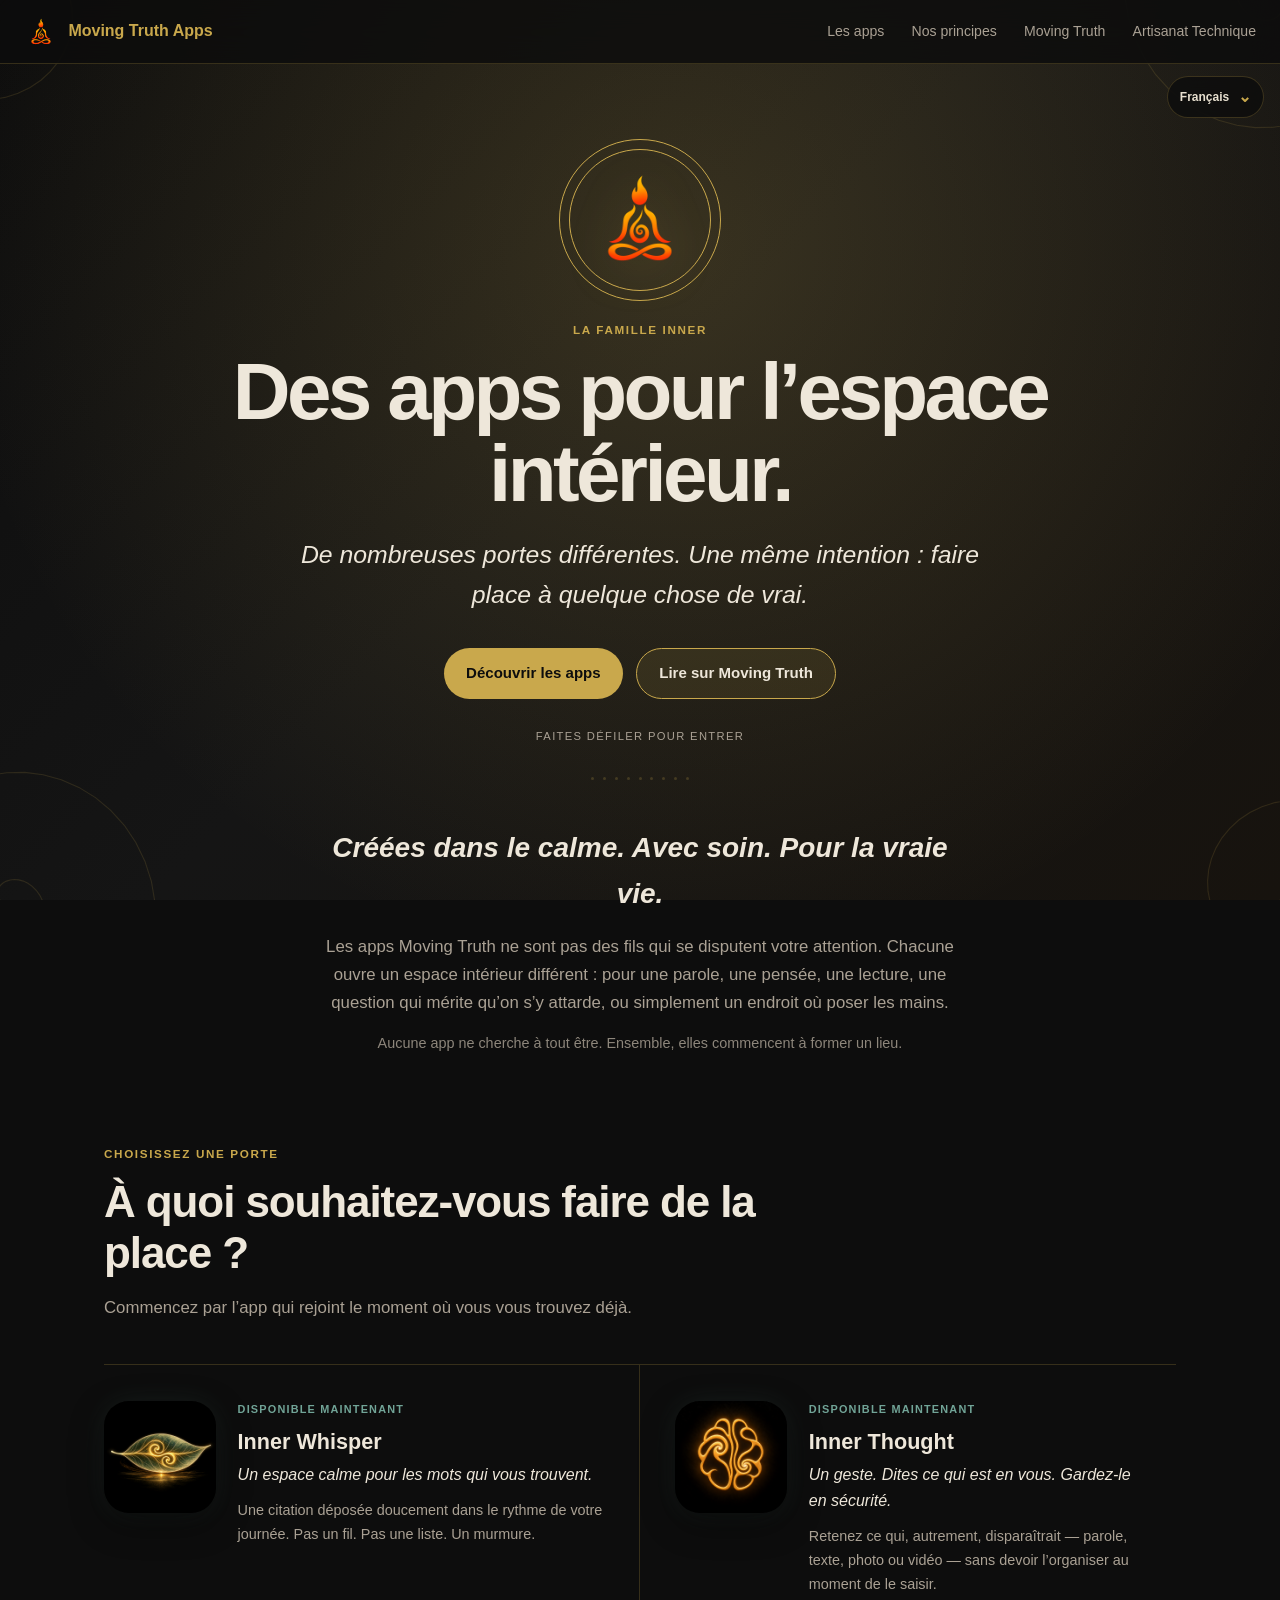
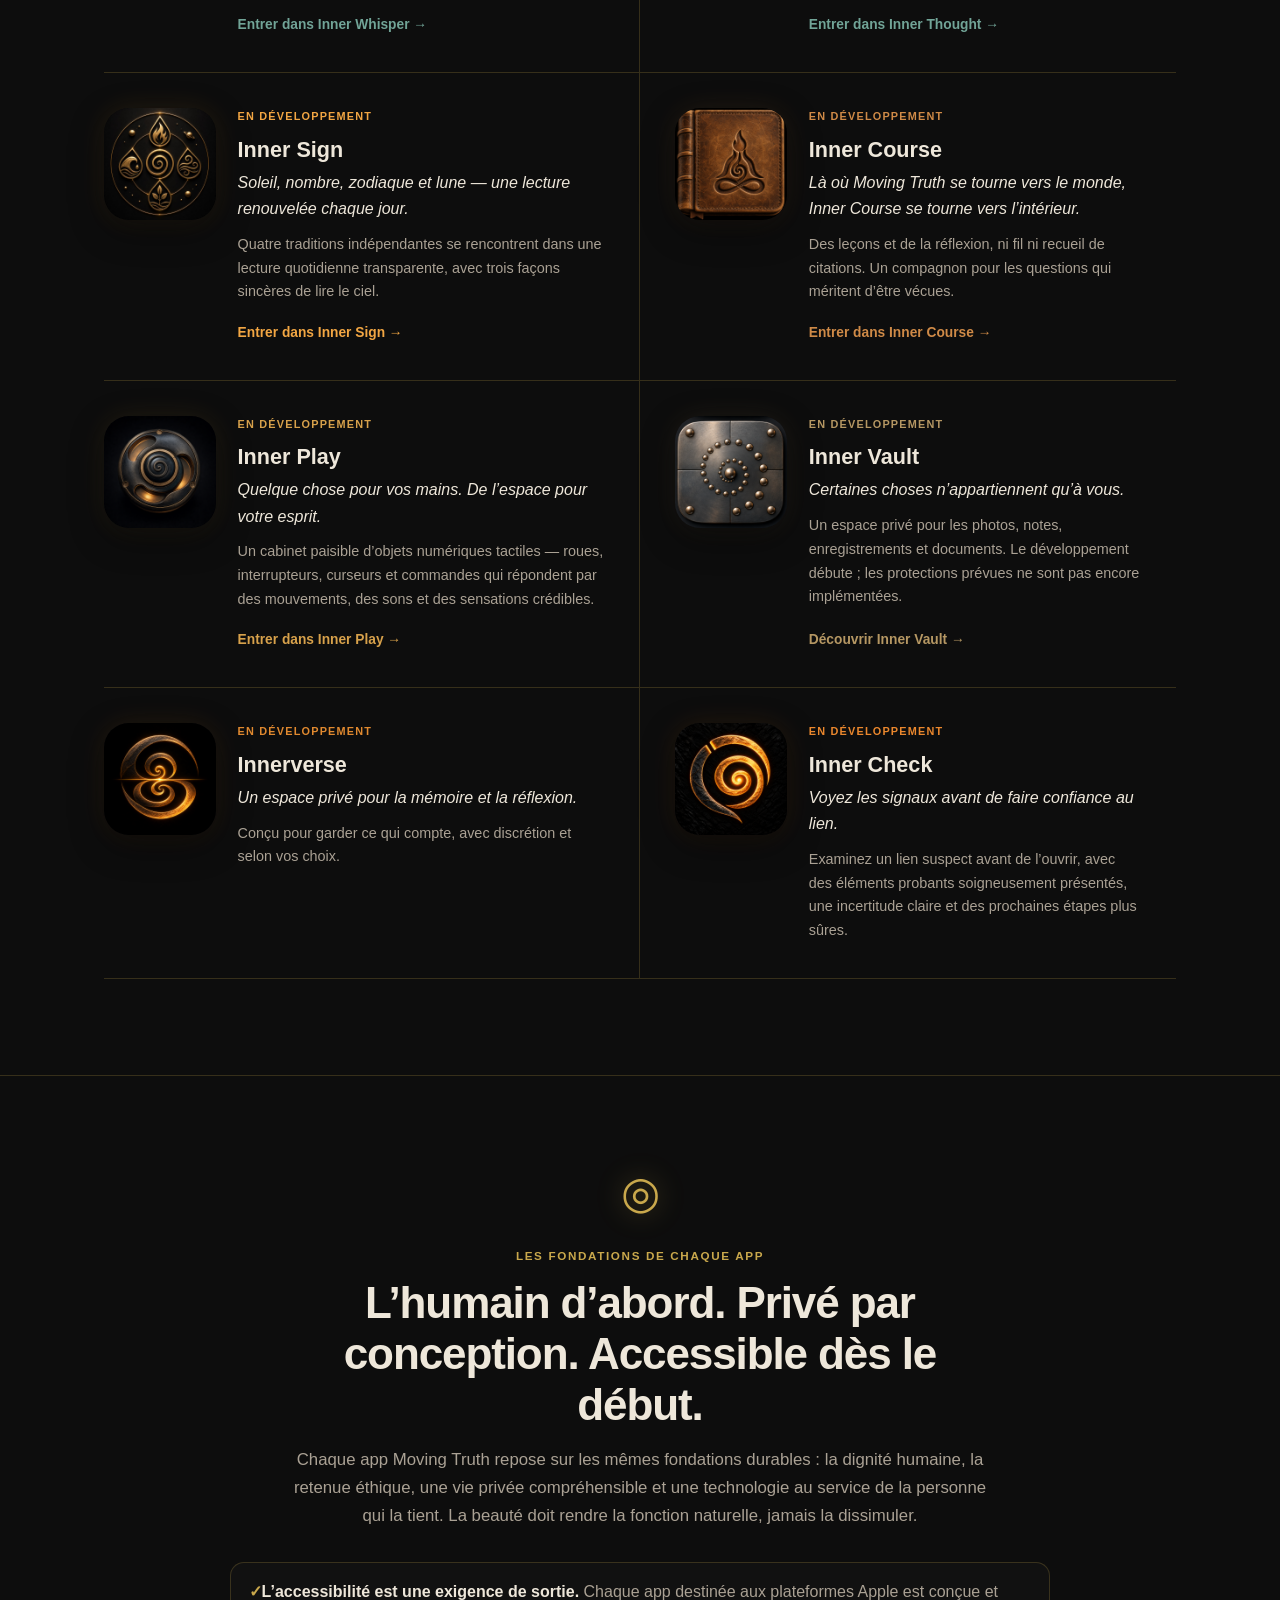
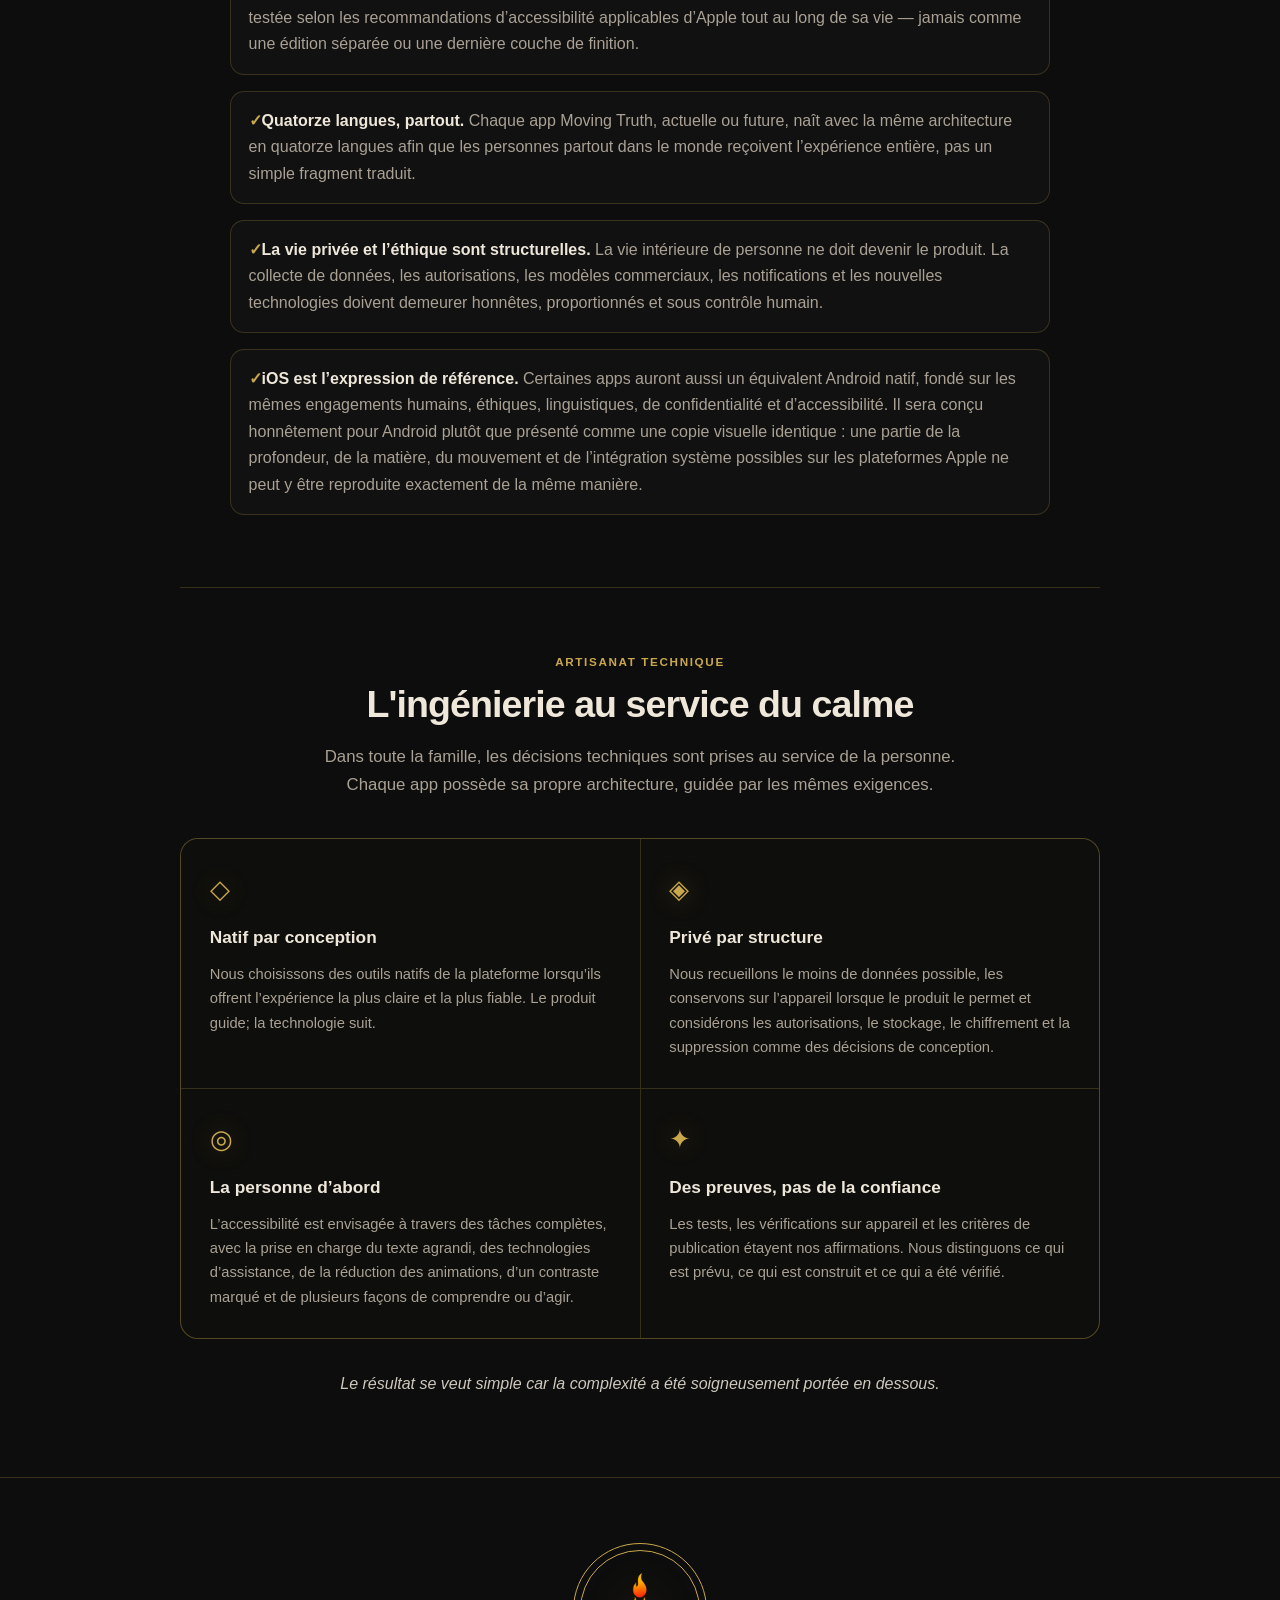
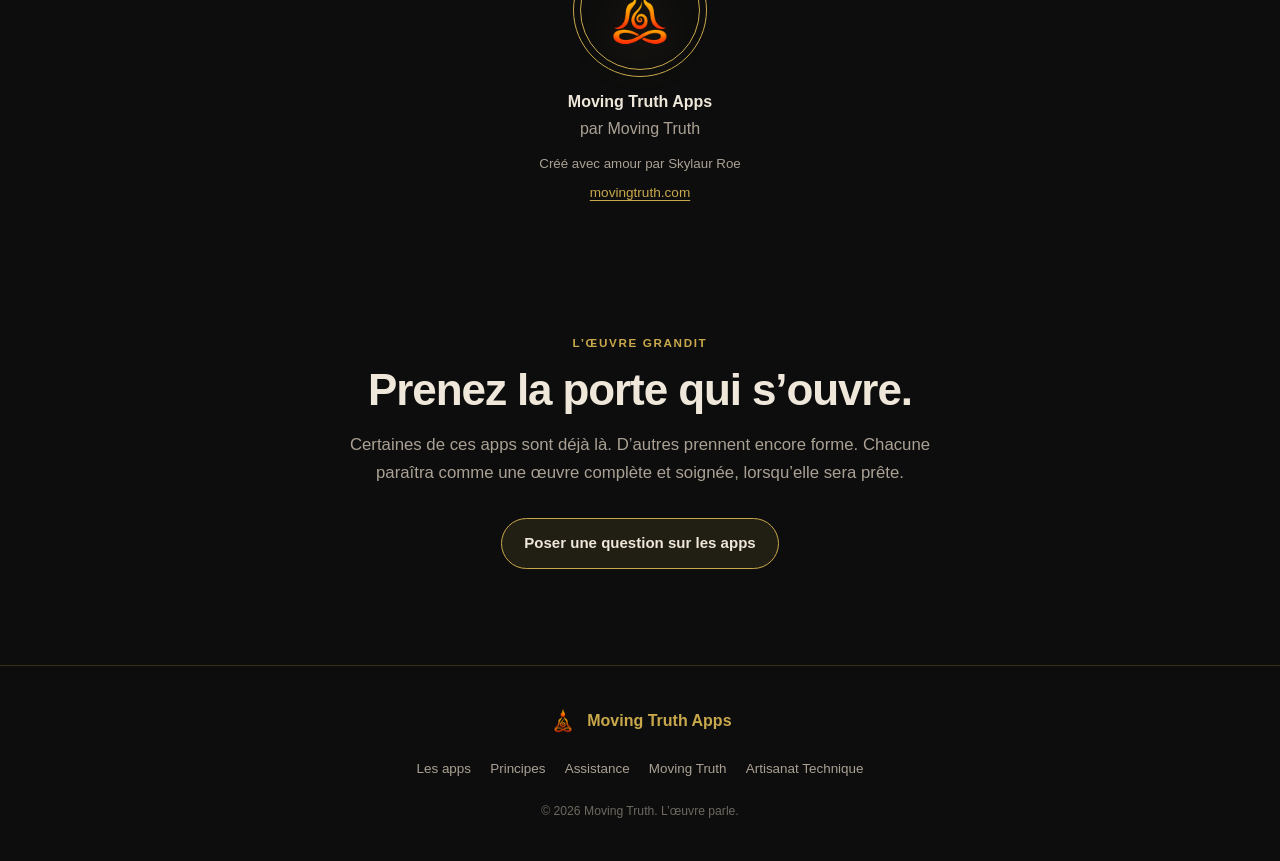
<file: fr/index.html>
<!DOCTYPE html>
<html lang="fr">
<head>
  <meta charset="UTF-8">
  <meta name="viewport" content="width=device-width, initial-scale=1.0">
  <meta name="theme-color" content="#0D0D0D">
  <meta name="description" content="La famille d’apps Inner de Moving Truth : des espaces calmes, privés et accessibles pour réfléchir, créer, changer de perspective, explorer par les sens et mieux se connaître.">
  <meta property="og:title" content="Moving Truth Apps">
  <meta property="og:description" content="Pour l’espace intérieur.">
  <meta property="og:type" content="website">
  <meta property="og:url" content="https://apps.movingtruth.com/fr/">
  <meta property="og:image" content="https://apps.movingtruth.com/assets/moving-truth-logo.png">
  <meta name="twitter:card" content="summary">
  <title>Apps Moving Truth — Pour l’espace intérieur</title>
  <link rel="icon" type="image/png" href="../assets/moving-truth-logo.png">
  <link rel="apple-touch-icon" href="../assets/moving-truth-logo.png">
  <link rel="stylesheet" href="../styles.css">
  <script src="site.js" defer></script>





















































<!-- family-localization-meta:start -->
<link rel="canonical" href="https://apps.movingtruth.com/fr/">
<link rel="alternate" hreflang="en" href="https://apps.movingtruth.com/">
<link rel="alternate" hreflang="fr" href="https://apps.movingtruth.com/fr/">
<link rel="alternate" hreflang="es" href="https://apps.movingtruth.com/es/">
<link rel="alternate" hreflang="de" href="https://apps.movingtruth.com/de/">
<link rel="alternate" hreflang="pt-BR" href="https://apps.movingtruth.com/pt-BR/">
<link rel="alternate" hreflang="it" href="https://apps.movingtruth.com/it/">
<link rel="alternate" hreflang="nl" href="https://apps.movingtruth.com/nl/">
<link rel="alternate" hreflang="hi" href="https://apps.movingtruth.com/hi/">
<link rel="alternate" hreflang="ar" href="https://apps.movingtruth.com/ar/">
<link rel="alternate" hreflang="zh-Hans" href="https://apps.movingtruth.com/zh-Hans/">
<link rel="alternate" hreflang="ja" href="https://apps.movingtruth.com/ja/">
<link rel="alternate" hreflang="ko" href="https://apps.movingtruth.com/ko/">
<link rel="alternate" hreflang="ru" href="https://apps.movingtruth.com/ru/">
<link rel="alternate" hreflang="th" href="https://apps.movingtruth.com/th/">
<link rel="alternate" hreflang="x-default" href="https://apps.movingtruth.com/">
<!-- family-localization-meta:end -->

<!-- family-localization-style:start -->
<style>
  .family-language{position:absolute;z-index:900;inset-block-start:4.75rem;inset-inline-end:1rem;color:#e8e0d0;font:600 .75rem/1.2 -apple-system,BlinkMacSystemFont,"Segoe UI",sans-serif}
  .family-language details{position:relative}
  .family-language summary{min-block-size:2.6rem;display:flex;align-items:center;gap:.55rem;padding:.3rem .75rem;list-style:none;border:1px solid rgba(201,168,76,.24);border-radius:999px;background:rgba(13,13,13,.82);cursor:pointer;backdrop-filter:blur(12px)}
  .family-language summary::-webkit-details-marker{display:none}
  .family-language summary::after{content:"⌄";font-size:1rem;color:#c9a84c}
  .family-language details[open] summary::after{transform:rotate(180deg)}
  .family-language__label{position:absolute;inline-size:1px;block-size:1px;padding:0;margin:-1px;overflow:hidden;clip:rect(0,0,0,0);white-space:nowrap;border:0}
  .family-language__menu{position:absolute;inset-block-start:calc(100% + .45rem);inset-inline-end:0;min-inline-size:12rem;max-block-size:min(65vh,28rem);overflow:auto;display:grid;gap:.2rem;padding:.4rem;border:1px solid rgba(201,168,76,.24);border-radius:16px;background:rgba(13,13,13,.97);box-shadow:0 16px 45px rgba(0,0,0,.42);backdrop-filter:blur(16px)}
  .family-language a{min-block-size:2.5rem;display:flex;align-items:center;padding:0 .7rem;border-radius:10px;color:inherit;text-decoration:none;white-space:nowrap}
  .family-language a:hover,.family-language a:focus-visible{background:rgba(201,168,76,.16);outline:2px solid transparent}
  .family-language a[aria-current="page"]{background:#c9a84c;color:#111}
  .language-suggestion{position:fixed;z-index:1100;inset-inline:50%;inset-block-end:1rem;transform:translateX(-50%);inline-size:min(calc(100% - 2rem),42rem);display:flex;align-items:center;justify-content:center;gap:.7rem;flex-wrap:wrap;padding:.8rem 1rem;border:1px solid rgba(201,168,76,.42);border-radius:16px;background:rgba(13,13,13,.96);color:#e8e0d0;font:600 .88rem/1.4 -apple-system,BlinkMacSystemFont,"Segoe UI",sans-serif;box-shadow:0 16px 45px rgba(0,0,0,.42);backdrop-filter:blur(16px)}
  .language-suggestion p{margin:0;color:#e8e0d0}
  .language-suggestion a,.language-suggestion button{min-block-size:2.35rem;display:inline-flex;align-items:center;padding:0 .8rem;border:1px solid rgba(201,168,76,.5);border-radius:999px;background:transparent;color:#e8e0d0;font:inherit;text-decoration:none;cursor:pointer}
  .language-suggestion a{background:#c9a84c;color:#111}
  .language-suggestion a:focus-visible,.language-suggestion button:focus-visible{outline:2px solid #f1d47a;outline-offset:2px}
  @media (max-width:700px){.family-language{inset-block-start:4.8rem;inset-inline-end:.75rem}}
</style>
<!-- family-localization-style:end -->
<!-- family-localization-script:start -->
<script src="../localization/language-preference.js" defer></script>
<!-- family-localization-script:end -->
</head>
<body>
<!-- family-localization:start -->
<div class="family-language">
<details>
<summary><span class="family-language__label">Langue</span><span>Français</span></summary>
<nav class="family-language__menu" aria-label="Langue">
  <a href="https://apps.movingtruth.com/" lang="en" data-language-choice="en">English</a>
  <a href="https://apps.movingtruth.com/fr/" lang="fr" data-language-choice="fr" aria-current="page">Français</a>
  <a href="https://apps.movingtruth.com/es/" lang="es" data-language-choice="es">Español</a>
  <a href="https://apps.movingtruth.com/de/" lang="de" data-language-choice="de">Deutsch</a>
  <a href="https://apps.movingtruth.com/pt-BR/" lang="pt-BR" data-language-choice="pt-BR">Português (Brasil)</a>
  <a href="https://apps.movingtruth.com/it/" lang="it" data-language-choice="it">Italiano</a>
  <a href="https://apps.movingtruth.com/nl/" lang="nl" data-language-choice="nl">Nederlands</a>
  <a href="https://apps.movingtruth.com/hi/" lang="hi" data-language-choice="hi">हिन्दी</a>
  <a href="https://apps.movingtruth.com/ar/" lang="ar" data-language-choice="ar">العربية</a>
  <a href="https://apps.movingtruth.com/zh-Hans/" lang="zh-Hans" data-language-choice="zh-Hans">简体中文</a>
  <a href="https://apps.movingtruth.com/ja/" lang="ja" data-language-choice="ja">日本語</a>
  <a href="https://apps.movingtruth.com/ko/" lang="ko" data-language-choice="ko">한국어</a>
  <a href="https://apps.movingtruth.com/ru/" lang="ru" data-language-choice="ru">Русский</a>
  <a href="https://apps.movingtruth.com/th/" lang="th" data-language-choice="th">ไทย</a>
</nav>
</details>
</div>
<!-- family-localization:end -->
  <a class="skip-link" href="#main-content">Aller au contenu principal</a>

  <div class="living-canvas" aria-hidden="true">
    <div class="living-canvas__gradient"></div>
    <div class="living-canvas__glow"></div>
    <div class="living-canvas__motes" id="motes"></div>
    <svg class="living-canvas__corners" id="corner-spirals"></svg>
  </div>

  <header class="site-nav" role="banner">
    <a class="site-nav__brand" href="#top" aria-label="Accueil des apps Moving Truth">
      <img src="../assets/moving-truth-logo.png" alt="">
      <span>Moving Truth Apps</span>
    </a>
    <button class="site-nav__toggle" type="button" aria-expanded="false" aria-controls="site-links">
      <span class="sr-only">Ouvrir la navigation</span>
      <span aria-hidden="true"></span><span aria-hidden="true"></span><span aria-hidden="true"></span>
    </button>
    <nav aria-label="Navigation principale">
      <ul class="site-nav__links" id="site-links">
        <li><a href="#apps">Les apps</a></li>
        <li><a href="#principles">Nos principes</a></li>
        <li><a href="https://movingtruth.com">Moving Truth</a></li>
        <li><a href="#craft">Artisanat Technique</a></li>
      </ul>
    </nav>
  </header>

  <main id="main-content">
    <section class="hero hero--hub" id="top" aria-labelledby="hero-title">
      <a class="hero__mark" href="https://movingtruth.com" aria-label="Visiter Moving Truth">
        <img src="../assets/moving-truth-logo.png" alt="Logo de Moving Truth">
      </a>
      <span class="hero__eyebrow">La famille Inner</span>
      <h1 class="hero__name" id="hero-title">Des apps pour l’espace intérieur.</h1>
      <p class="hero__promise">De nombreuses portes différentes. Une même intention : faire place à quelque chose de vrai.</p>
      <div class="hero__actions">
        <a class="button button--solid" href="#apps">Découvrir les apps</a>
        <a class="button button--outline" href="https://movingtruth.com/apps/">Lire sur Moving Truth</a>
      </div>
      <p class="hero__scroll" aria-hidden="true">faites défiler pour entrer</p>
    </section>

    <div class="dot-row" aria-hidden="true">
      <span></span><span></span><span></span><span></span><span></span><span></span><span></span><span></span><span></span>
    </div>

    <section class="intro" aria-labelledby="family-title">
      <h2 id="family-title">Créées dans le calme. Avec soin. Pour la vraie vie.</h2>
      <p>Les apps Moving Truth ne sont pas des fils qui se disputent votre attention. Chacune ouvre un espace intérieur différent : pour une parole, une pensée, une lecture, une question qui mérite qu’on s’y attarde, ou simplement un endroit où poser les mains.</p>
      <p class="intro__trust">Aucune app ne cherche à tout être. Ensemble, elles commencent à former un lieu.</p>
    </section>

    <section class="app-family" id="apps" aria-labelledby="apps-title">
      <div class="section-heading">
        <span class="eyebrow">Choisissez une porte</span>
        <h2 id="apps-title">À quoi souhaitez-vous faire de la place ?</h2>
        <p>Commencez par l’app qui rejoint le moment où vous vous trouvez déjà.</p>
      </div>

      <div class="app-grid">
        <a class="app-card" style="--card-rgb: 113, 164, 151" href="https://inner-whisper.movingtruth.com/fr/">
          <img class="app-card__icon" src="../assets/inner-whisper.png?v=20261030" alt="Inner Whisper — icône de l’application">
          <div class="app-card__body">
            <span class="app-card__status">Disponible maintenant</span>
            <h3>Inner Whisper</h3>
            <p class="app-card__tagline">Un espace calme pour les mots qui vous trouvent.</p>
            <p class="app-card__copy">Une citation déposée doucement dans le rythme de votre journée. Pas un fil. Pas une liste. Un murmure.</p>
            <span class="app-card__cta">Entrer dans Inner Whisper →</span>
          </div>
        </a>

        <a class="app-card" style="--card-rgb: 113, 164, 151" href="https://inner-thought.movingtruth.com/fr/">
          <img class="app-card__icon" src="../assets/inner-thought.png?v=20261030" alt="Inner Thought — icône de l’application">
          <div class="app-card__body">
            <span class="app-card__status">Disponible maintenant</span>
            <h3>Inner Thought</h3>
            <p class="app-card__tagline">Un geste. Dites ce qui est en vous. Gardez-le en sécurité.</p>
            <p class="app-card__copy">Retenez ce qui, autrement, disparaîtrait — parole, texte, photo ou vidéo — sans devoir l’organiser au moment de le saisir.</p>
            <span class="app-card__cta">Entrer dans Inner Thought →</span>
          </div>
        </a>

        <a class="app-card" style="--card-rgb: 242, 166, 67" href="https://inner-sign.movingtruth.com/fr/">
          <img class="app-card__icon" src="../assets/inner-sign.png?v=20261030" alt="Inner Sign — icône de l’application">
          <div class="app-card__body">
            <span class="app-card__status">En développement</span>
            <h3>Inner Sign</h3>
            <p class="app-card__tagline">Soleil, nombre, zodiaque et lune — une lecture renouvelée chaque jour.</p>
            <p class="app-card__copy">Quatre traditions indépendantes se rencontrent dans une lecture quotidienne transparente, avec trois façons sincères de lire le ciel.</p>
            <span class="app-card__cta">Entrer dans Inner Sign →</span>
          </div>
        </a>

        <a class="app-card" style="--card-rgb: 207, 138, 71" href="https://inner-course.movingtruth.com/fr/">
          <img class="app-card__icon" src="../assets/inner-course.png?v=20261030" alt="Inner Course — icône de l’application">
          <div class="app-card__body">
            <span class="app-card__status">En développement</span>
            <h3>Inner Course</h3>
            <p class="app-card__tagline">Là où Moving Truth se tourne vers le monde, Inner Course se tourne vers l’intérieur.</p>
            <p class="app-card__copy">Des leçons et de la réflexion, ni fil ni recueil de citations. Un compagnon pour les questions qui méritent d’être vécues.</p>
            <span class="app-card__cta">Entrer dans Inner Course →</span>
          </div>
        </a>

        <a class="app-card" style="--card-rgb: 215, 161, 75" href="https://inner-play.movingtruth.com/fr/">
          <img class="app-card__icon" src="../assets/inner-play.png?v=20261030" alt="Inner Play — icône de l’application">
          <div class="app-card__body">
            <span class="app-card__status">En développement</span>
            <h3>Inner Play</h3>
            <p class="app-card__tagline">Quelque chose pour vos mains. De l’espace pour votre esprit.</p>
            <p class="app-card__copy">Un cabinet paisible d’objets numériques tactiles — roues, interrupteurs, curseurs et commandes qui répondent par des mouvements, des sons et des sensations crédibles.</p>
            <span class="app-card__cta">Entrer dans Inner Play →</span>
          </div>
        </a>
        <a class="app-card" style="--card-rgb: 181, 151, 99" href="https://inner-vault.movingtruth.com/" hreflang="en">
          <img class="app-card__icon" src="../assets/inner-vault.png?v=20261030" alt="Inner Vault — icône de l’application">
          <div class="app-card__body">
            <span class="app-card__status">En développement</span>
            <h3>Inner Vault</h3>
            <p class="app-card__tagline">Certaines choses n’appartiennent qu’à vous.</p>
            <p class="app-card__copy">Un espace privé pour les photos, notes, enregistrements et documents. Le développement débute ; les protections prévues ne sont pas encore implémentées.</p>
            <span class="app-card__cta">Découvrir Inner Vault →</span>
          </div>
        </a>

        <article class="app-card app-card--static" style="--card-rgb: 224, 137, 47" aria-labelledby="innerverse-card-title">
          <img class="app-card__icon" src="../assets/innerverse.png?v=20261111" alt="Innerverse — icône de l’application">
          <div class="app-card__body">
            <span class="app-card__status">En développement</span>
            <h3 id="innerverse-card-title">Innerverse</h3>
            <p class="app-card__tagline">Un espace privé pour la mémoire et la réflexion.</p>
            <p class="app-card__copy">Conçu pour garder ce qui compte, avec discrétion et selon vos choix.</p>
          </div>
        </article>

        <article class="app-card app-card--static" style="--card-rgb: 234, 135, 45" aria-labelledby="inner-check-card-title">
          <img class="app-card__icon" src="../assets/inner-check.png?v=20261111" alt="Inner Check — icône de l’application">
          <div class="app-card__body">
            <span class="app-card__status">En développement</span>
            <h3 id="inner-check-card-title">Inner Check</h3>
            <p class="app-card__tagline">Voyez les signaux avant de faire confiance au lien.</p>
            <p class="app-card__copy">Examinez un lien suspect avant de l’ouvrir, avec des éléments probants soigneusement présentés, une incertitude claire et des prochaines étapes plus sûres.</p>
          </div>
        </article>
      </div>
    </section>

    <section class="statement statement--bordered" id="principles" aria-labelledby="principles-title">
      <span class="statement__symbol" aria-hidden="true">◎</span>
      <span class="eyebrow">Les fondations de chaque app</span>
      <h2 id="principles-title">L’humain d’abord. Privé par conception. Accessible dès le début.</h2>
      <p>Chaque app Moving Truth repose sur les mêmes fondations durables : la dignité humaine, la retenue éthique, une vie privée compréhensible et une technologie au service de la personne qui la tient. La beauté doit rendre la fonction naturelle, jamais la dissimuler.</p>
      <ul class="truth-list commitment-list">
        <li><strong>L’accessibilité est une exigence de sortie.</strong> Chaque app destinée aux plateformes Apple est conçue et testée selon les recommandations d’accessibilité applicables d’Apple tout au long de sa vie — jamais comme une édition séparée ou une dernière couche de finition.</li>
        <li><strong>Quatorze langues, partout.</strong> Chaque app Moving Truth, actuelle ou future, naît avec la même architecture en quatorze langues afin que les personnes partout dans le monde reçoivent l’expérience entière, pas un simple fragment traduit.</li>
        <li><strong>La vie privée et l’éthique sont structurelles.</strong> La vie intérieure de personne ne doit devenir le produit. La collecte de données, les autorisations, les modèles commerciaux, les notifications et les nouvelles technologies doivent demeurer honnêtes, proportionnés et sous contrôle humain.</li>
        <li><strong>iOS est l’expression de référence.</strong> Certaines apps auront aussi un équivalent Android natif, fondé sur les mêmes engagements humains, éthiques, linguistiques, de confidentialité et d’accessibilité. Il sera conçu honnêtement pour Android plutôt que présenté comme une copie visuelle identique : une partie de la profondeur, de la matière, du mouvement et de l’intégration système possibles sur les plateformes Apple ne peut y être reproduite exactement de la même manière.</li>
      </ul>

      <section class="craft" id="craft" aria-labelledby="craft-title">
        <span class="eyebrow">Artisanat Technique</span>
        <h3 id="craft-title">L'ingénierie au service du calme</h3>
        <p class="craft__intro">Dans toute la famille, les décisions techniques sont prises au service de la personne. Chaque app possède sa propre architecture, guidée par les mêmes exigences.</p>
        <div class="craft__grid">
          <article>
            <span aria-hidden="true">◇</span>
            <h4>Natif par conception</h4>
            <p>Nous choisissons des outils natifs de la plateforme lorsqu’ils offrent l’expérience la plus claire et la plus fiable. Le produit guide; la technologie suit.</p>
          </article>
          <article>
            <span aria-hidden="true">◈</span>
            <h4>Privé par structure</h4>
            <p>Nous recueillons le moins de données possible, les conservons sur l’appareil lorsque le produit le permet et considérons les autorisations, le stockage, le chiffrement et la suppression comme des décisions de conception.</p>
          </article>
          <article>
            <span aria-hidden="true">◎</span>
            <h4>La personne d’abord</h4>
            <p>L’accessibilité est envisagée à travers des tâches complètes, avec la prise en charge du texte agrandi, des technologies d’assistance, de la réduction des animations, d’un contraste marqué et de plusieurs façons de comprendre ou d’agir.</p>
          </article>
          <article>
            <span aria-hidden="true">✦</span>
            <h4>Des preuves, pas de la confiance</h4>
            <p>Les tests, les vérifications sur appareil et les critères de publication étayent nos affirmations. Nous distinguons ce qui est prévu, ce qui est construit et ce qui a été vérifié.</p>
          </article>
        </div>
        <p class="craft__seal">Le résultat se veut simple car la complexité a été soigneusement portée en dessous.</p>
      </section>
    </section>

    <section class="moving-truth" aria-label="À propos de Moving Truth">
      <a class="moving-truth__ring" href="https://movingtruth.com" aria-label="Moving Truth. Ouvre movingtruth.com">
        <img src="../assets/moving-truth-logo.png" alt="Logo de Moving Truth">
      </a>
      <strong>Moving Truth Apps</strong>
      <span>par Moving Truth</span>
      <small>Créé avec amour par Skylaur Roe</small>
      <a href="https://movingtruth.com">movingtruth.com</a>
    </section>

    <section class="closing" aria-labelledby="closing-title">
      <span class="eyebrow">L’œuvre grandit</span>
      <h2 id="closing-title">Prenez la porte qui s’ouvre.</h2>
      <p>Certaines de ces apps sont déjà là. D’autres prennent encore forme. Chacune paraîtra comme une œuvre complète et soignée, lorsqu’elle sera prête.</p>
      <a class="button button--outline" href="mailto:support@movingtruth.com?subject=Moving%20Truth%20Apps">Poser une question sur les apps</a>
    </section>
  </main>

  <footer>
    <div class="footer__brand"><img src="../assets/moving-truth-logo.png" alt=""><strong>Moving Truth Apps</strong></div>
    <nav aria-label="Navigation du pied de page">
      <ul>
        <li><a href="#apps">Les apps</a></li>
        <li><a href="#principles">Principes</a></li>
        <li><a href="mailto:support@movingtruth.com">Assistance</a></li>
        <li><a href="https://movingtruth.com">Moving Truth</a></li>
        <li><a href="#craft">Artisanat Technique</a></li>
      </ul>
    </nav>
    <p>© 2026 Moving Truth. L’œuvre parle.</p>
  </footer>
</body>
</html>
</file>
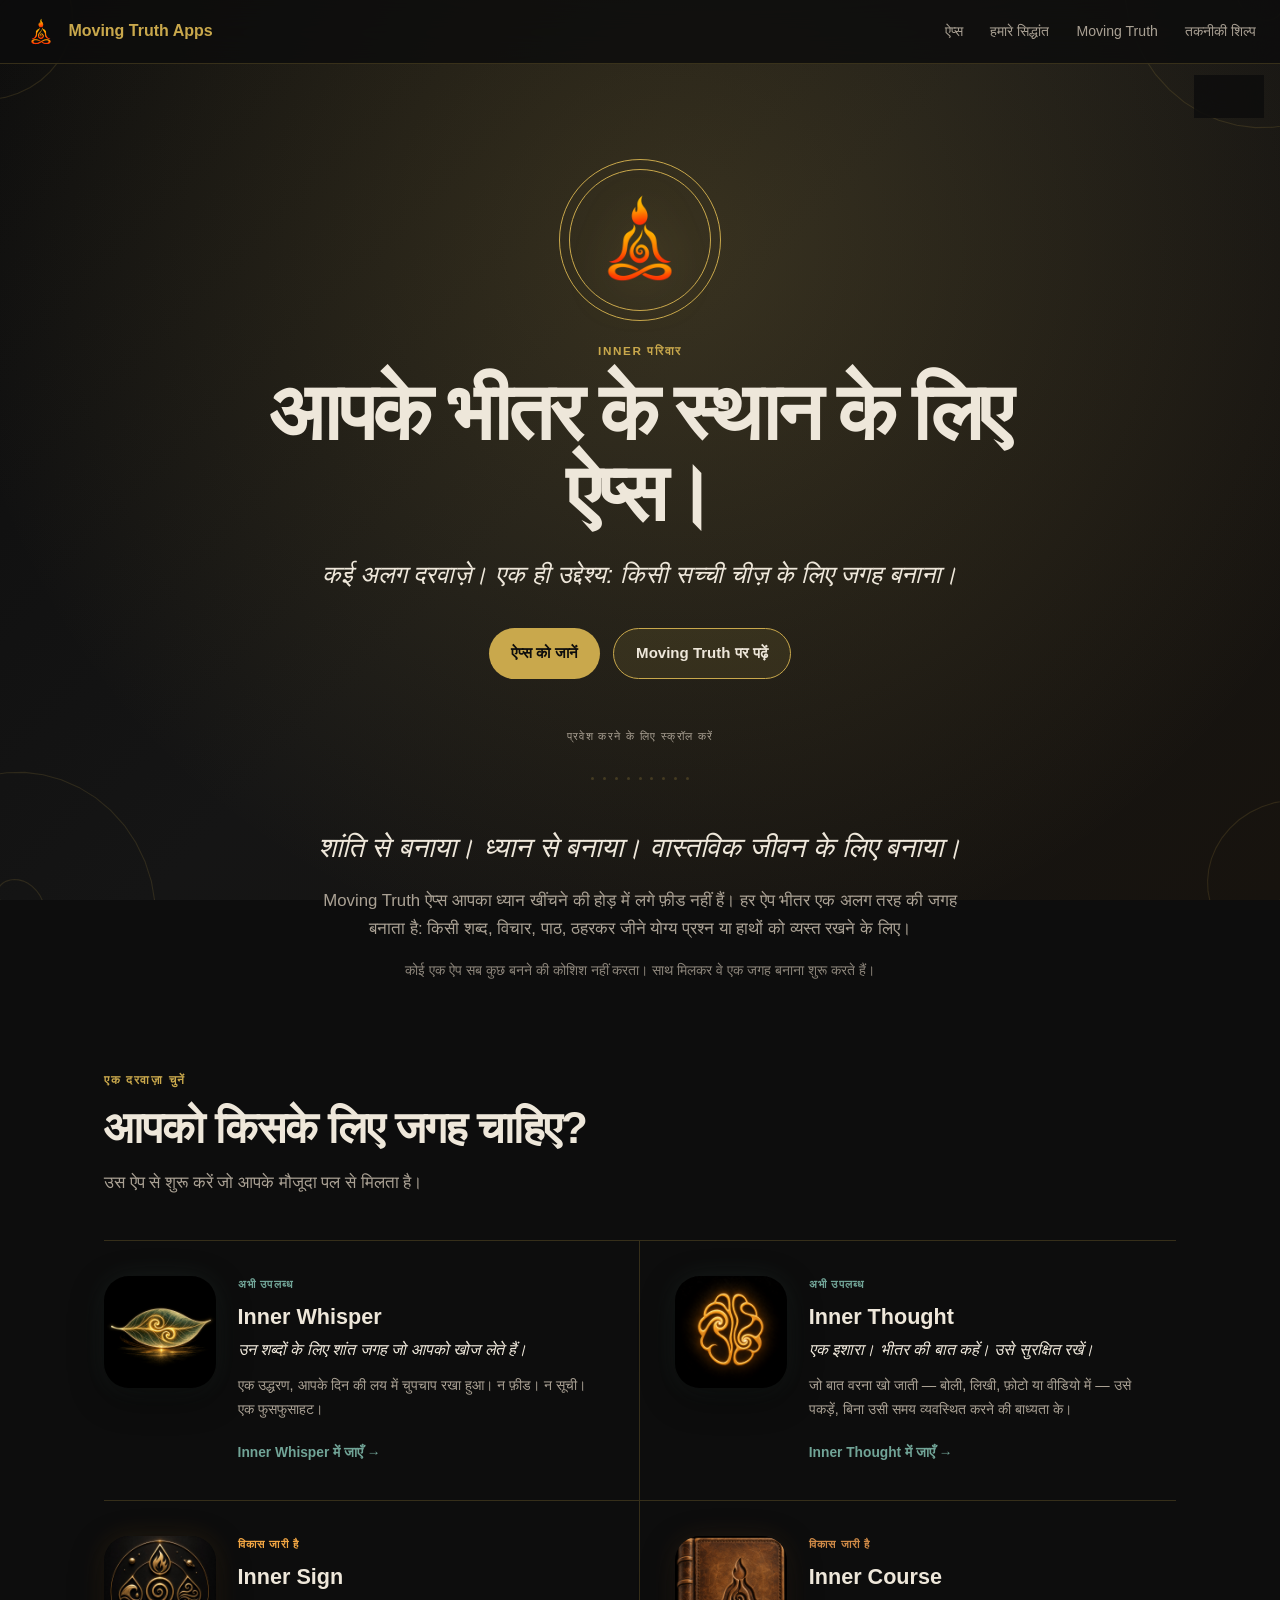
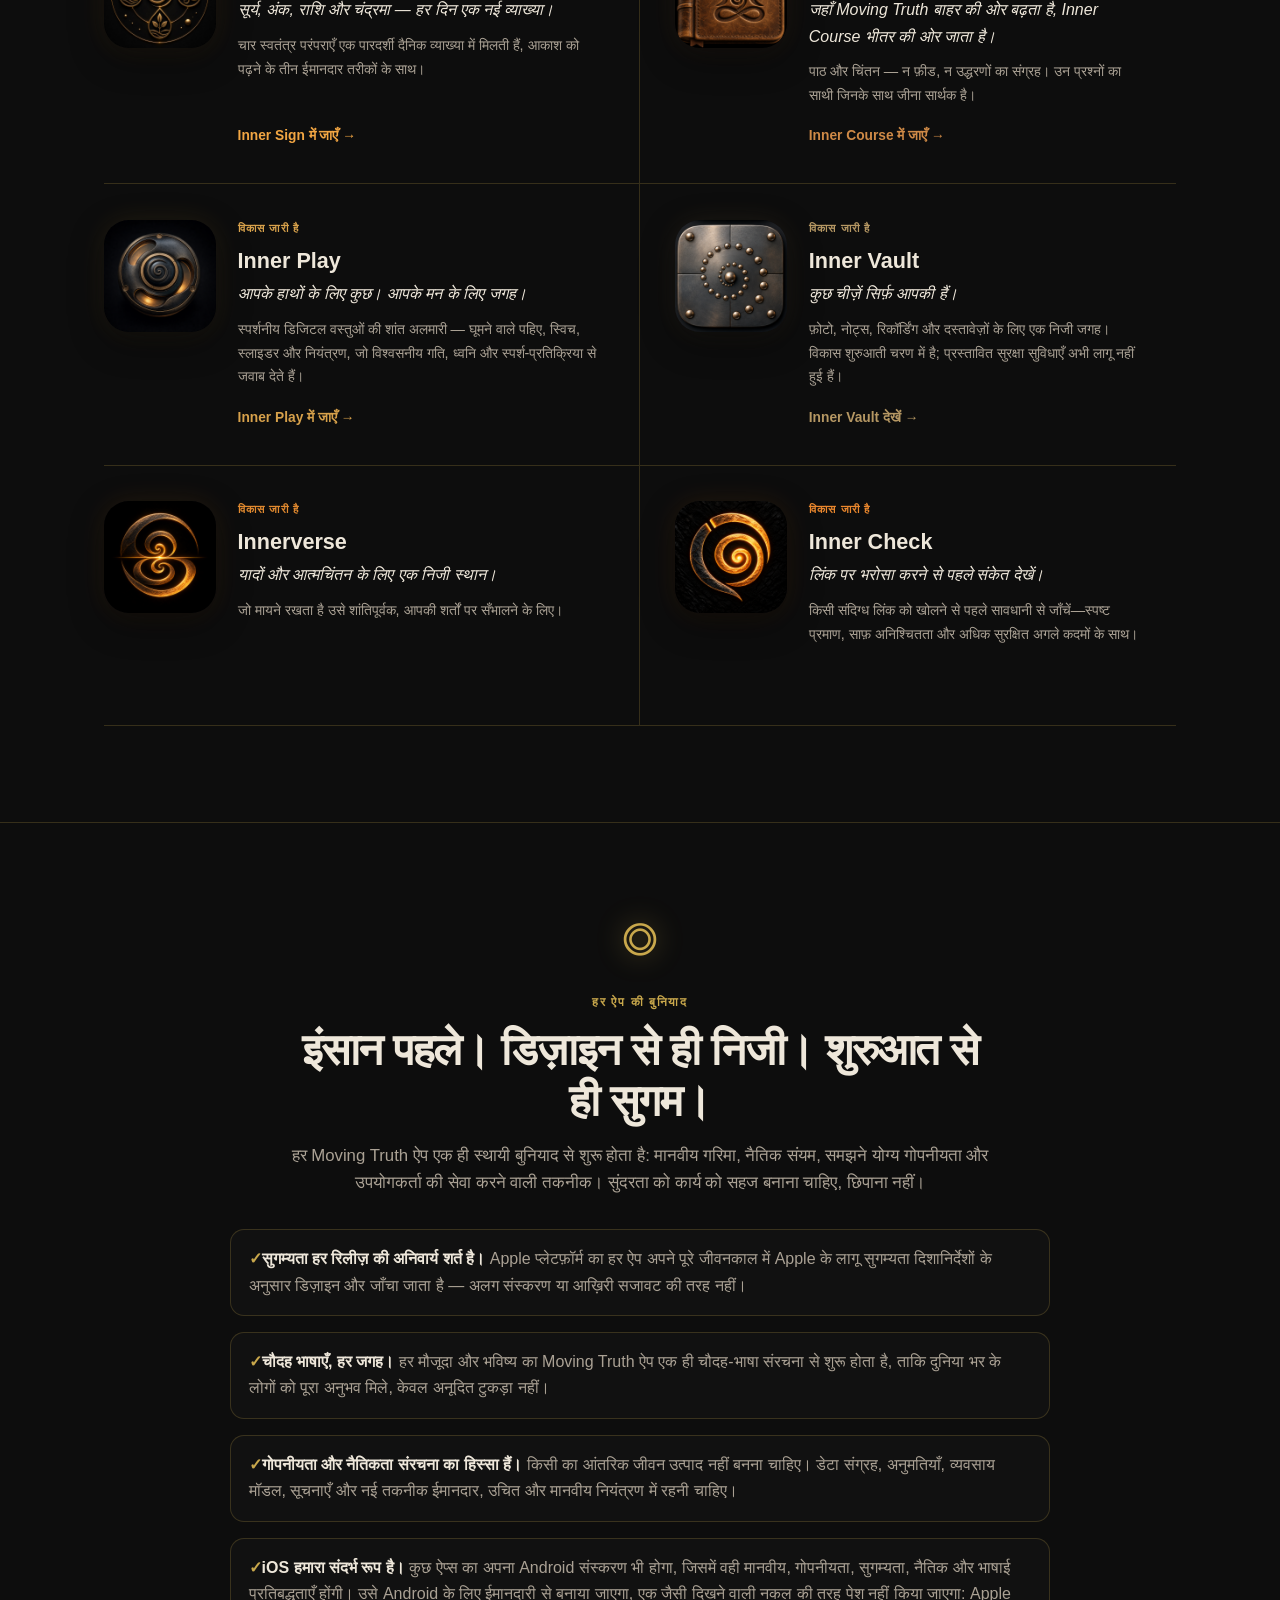
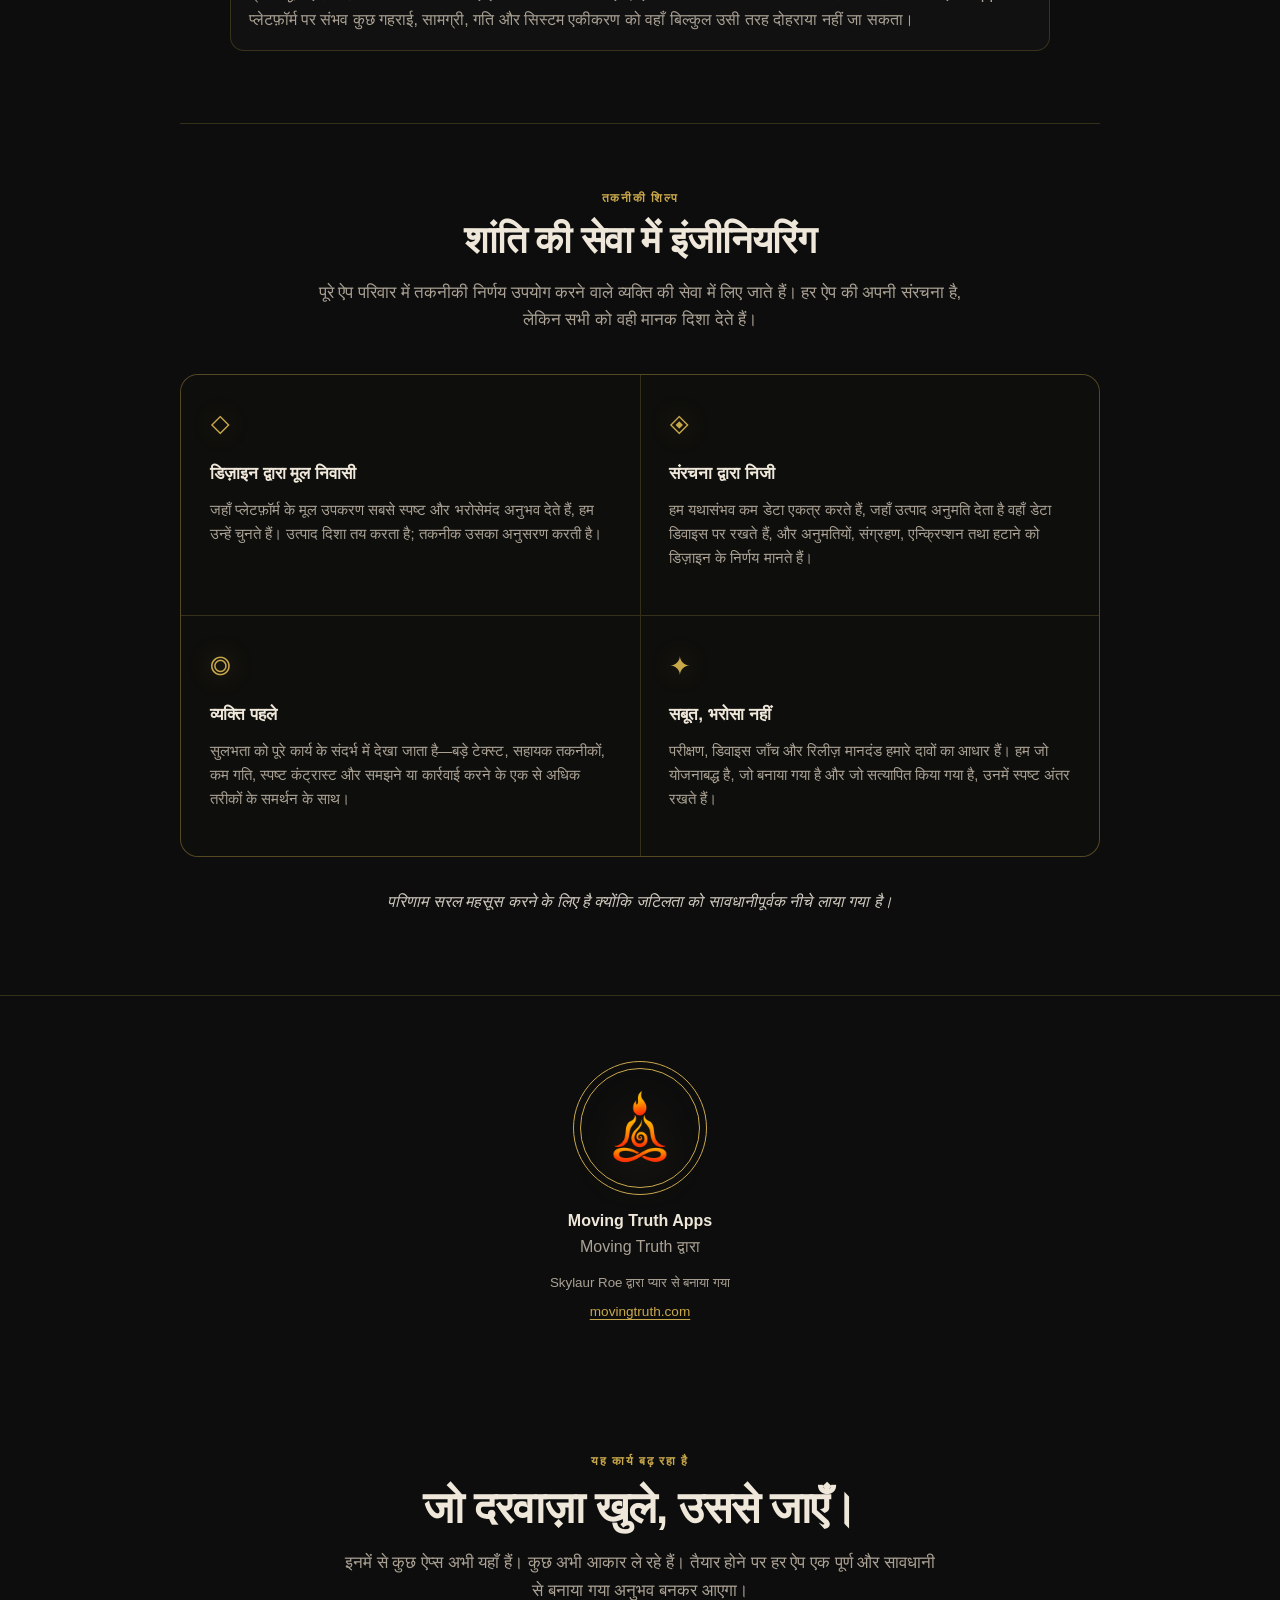
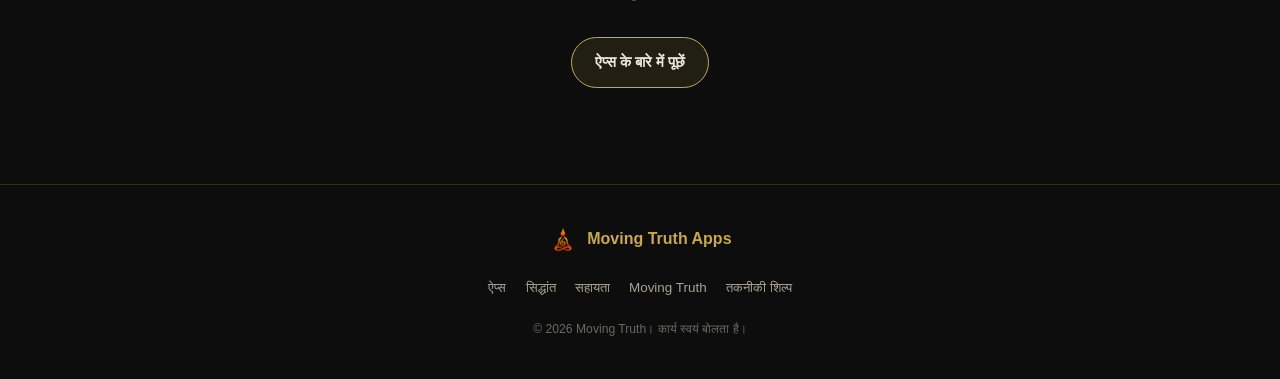
<file: hi/index.html>
<!DOCTYPE html>
<html lang="hi">
<head>
  <meta charset="UTF-8">
  <meta name="viewport" content="width=device-width, initial-scale=1.0">
  <meta name="theme-color" content="#0D0D0D">
  <meta name="description" content="Moving Truth के Inner ऐप परिवार में चिंतन, रचनात्मकता, नए दृष्टिकोण, संवेदी खेल और आत्म-ज्ञान के लिए शांत, निजी और सुगम स्थान हैं।">
  <meta property="og:title" content="Moving Truth Apps">
  <meta property="og:description" content="आपके भीतर के स्थान के लिए।">
  <meta property="og:type" content="website">
  <meta property="og:url" content="https://apps.movingtruth.com/hi/">
  <meta property="og:image" content="https://apps.movingtruth.com/assets/moving-truth-logo.png">
  <meta name="twitter:card" content="summary">
  <title>Moving Truth Apps — आपके भीतर के स्थान के लिए</title>
  <link rel="icon" type="image/png" href="../assets/moving-truth-logo.png">
  <link rel="apple-touch-icon" href="../assets/moving-truth-logo.png">
  <link rel="stylesheet" href="../styles.css">
  <script src="site.js" defer></script>





















































<!-- family-localization-meta:start -->
<link rel="canonical" href="https://apps.movingtruth.com/hi/">
<link rel="alternate" hreflang="en" href="https://apps.movingtruth.com/">
<link rel="alternate" hreflang="fr" href="https://apps.movingtruth.com/fr/">
<link rel="alternate" hreflang="es" href="https://apps.movingtruth.com/es/">
<link rel="alternate" hreflang="de" href="https://apps.movingtruth.com/de/">
<link rel="alternate" hreflang="pt-BR" href="https://apps.movingtruth.com/pt-BR/">
<link rel="alternate" hreflang="it" href="https://apps.movingtruth.com/it/">
<link rel="alternate" hreflang="nl" href="https://apps.movingtruth.com/nl/">
<link rel="alternate" hreflang="hi" href="https://apps.movingtruth.com/hi/">
<link rel="alternate" hreflang="ar" href="https://apps.movingtruth.com/ar/">
<link rel="alternate" hreflang="zh-Hans" href="https://apps.movingtruth.com/zh-Hans/">
<link rel="alternate" hreflang="ja" href="https://apps.movingtruth.com/ja/">
<link rel="alternate" hreflang="ko" href="https://apps.movingtruth.com/ko/">
<link rel="alternate" hreflang="ru" href="https://apps.movingtruth.com/ru/">
<link rel="alternate" hreflang="th" href="https://apps.movingtruth.com/th/">
<link rel="alternate" hreflang="x-default" href="https://apps.movingtruth.com/">
<!-- family-localization-meta:end -->

<!-- family-localization-style:start -->
<style>
  .family-language{position:absolute;z-index:900;inset-block-start:4.75rem;inset-inline-end:1rem;color:#e8e0d0;font:600 .75rem/1.2 -apple-system,BlinkMacSystemFont,"Segoe UI",sans-serif}
  .family-language details{position:relative}
  .family-language summary{min-block-size:2.6rem;display:flex;align-items:center;gap:.55rem;padding:.3rem .75rem;list-style:none;border:1px solid rgba(201,168,76,.24);border-radius:999px;background:rgba(13,13,13,.82);cursor:pointer;backdrop-filter:blur(12px)}
  .family-language summary::-webkit-details-marker{display:none}
  .family-language summary::after{content:"⌄";font-size:1rem;color:#c9a84c}
  .family-language details[open] summary::after{transform:rotate(180deg)}
  .family-language__label{position:absolute;inline-size:1px;block-size:1px;padding:0;margin:-1px;overflow:hidden;clip:rect(0,0,0,0);white-space:nowrap;border:0}
  .family-language__menu{position:absolute;inset-block-start:calc(100% + .45rem);inset-inline-end:0;min-inline-size:12rem;max-block-size:min(65vh,28rem);overflow:auto;display:grid;gap:.2rem;padding:.4rem;border:1px solid rgba(201,168,76,.24);border-radius:16px;background:rgba(13,13,13,.97);box-shadow:0 16px 45px rgba(0,0,0,.42);backdrop-filter:blur(16px)}
  .family-language a{min-block-size:2.5rem;display:flex;align-items:center;padding:0 .7rem;border-radius:10px;color:inherit;text-decoration:none;white-space:nowrap}
  .family-language a:hover,.family-language a:focus-visible{background:rgba(201,168,76,.16);outline:2px solid transparent}
  .family-language a[aria-current="page"]{background:#c9a84c;color:#111}
  .language-suggestion{position:fixed;z-index:1100;inset-inline:50%;inset-block-end:1rem;transform:translateX(-50%);inline-size:min(calc(100% - 2rem),42rem);display:flex;align-items:center;justify-content:center;gap:.7rem;flex-wrap:wrap;padding:.8rem 1rem;border:1px solid rgba(201,168,76,.42);border-radius:16px;background:rgba(13,13,13,.96);color:#e8e0d0;font:600 .88rem/1.4 -apple-system,BlinkMacSystemFont,"Segoe UI",sans-serif;box-shadow:0 16px 45px rgba(0,0,0,.42);backdrop-filter:blur(16px)}
  .language-suggestion p{margin:0;color:#e8e0d0}
  .language-suggestion a,.language-suggestion button{min-block-size:2.35rem;display:inline-flex;align-items:center;padding:0 .8rem;border:1px solid rgba(201,168,76,.5);border-radius:999px;background:transparent;color:#e8e0d0;font:inherit;text-decoration:none;cursor:pointer}
  .language-suggestion a{background:#c9a84c;color:#111}
  .language-suggestion a:focus-visible,.language-suggestion button:focus-visible{outline:2px solid #f1d47a;outline-offset:2px}
  @media (max-width:700px){.family-language{inset-block-start:4.8rem;inset-inline-end:.75rem}}
</style>
<!-- family-localization-style:end -->
<!-- family-localization-script:start -->
<script src="../localization/language-preference.js" defer></script>
<!-- family-localization-script:end -->
</head>
<body>
<!-- family-localization:start -->
<div class="family-language">
<details>
<summary><span class="family-language__label">भाषा</span><span>हिन्दी</span></summary>
<nav class="family-language__menu" aria-label="भाषा">
  <a href="https://apps.movingtruth.com/" lang="en" data-language-choice="en">English</a>
  <a href="https://apps.movingtruth.com/fr/" lang="fr" data-language-choice="fr">Français</a>
  <a href="https://apps.movingtruth.com/es/" lang="es" data-language-choice="es">Español</a>
  <a href="https://apps.movingtruth.com/de/" lang="de" data-language-choice="de">Deutsch</a>
  <a href="https://apps.movingtruth.com/pt-BR/" lang="pt-BR" data-language-choice="pt-BR">Português (Brasil)</a>
  <a href="https://apps.movingtruth.com/it/" lang="it" data-language-choice="it">Italiano</a>
  <a href="https://apps.movingtruth.com/nl/" lang="nl" data-language-choice="nl">Nederlands</a>
  <a href="https://apps.movingtruth.com/hi/" lang="hi" data-language-choice="hi" aria-current="page">हिन्दी</a>
  <a href="https://apps.movingtruth.com/ar/" lang="ar" data-language-choice="ar">العربية</a>
  <a href="https://apps.movingtruth.com/zh-Hans/" lang="zh-Hans" data-language-choice="zh-Hans">简体中文</a>
  <a href="https://apps.movingtruth.com/ja/" lang="ja" data-language-choice="ja">日本語</a>
  <a href="https://apps.movingtruth.com/ko/" lang="ko" data-language-choice="ko">한국어</a>
  <a href="https://apps.movingtruth.com/ru/" lang="ru" data-language-choice="ru">Русский</a>
  <a href="https://apps.movingtruth.com/th/" lang="th" data-language-choice="th">ไทย</a>
</nav>
</details>
</div>
<!-- family-localization:end -->
  <a class="skip-link" href="#main-content">मुख्य सामग्री पर जाएँ</a>

  <div class="living-canvas" aria-hidden="true">
    <div class="living-canvas__gradient"></div>
    <div class="living-canvas__glow"></div>
    <div class="living-canvas__motes" id="motes"></div>
    <svg class="living-canvas__corners" id="corner-spirals"></svg>
  </div>

  <header class="site-nav" role="banner">
    <a class="site-nav__brand" href="#top" aria-label="Moving Truth Apps का होम पेज">
      <img src="../assets/moving-truth-logo.png" alt="">
      <span>Moving Truth Apps</span>
    </a>
    <button class="site-nav__toggle" type="button" aria-expanded="false" aria-controls="site-links">
      <span class="sr-only">नेविगेशन खोलें</span>
      <span aria-hidden="true"></span><span aria-hidden="true"></span><span aria-hidden="true"></span>
    </button>
    <nav aria-label="मुख्य नेविगेशन">
      <ul class="site-nav__links" id="site-links">
        <li><a href="#apps">ऐप्स</a></li>
        <li><a href="#principles">हमारे सिद्धांत</a></li>
        <li><a href="https://movingtruth.com">Moving Truth</a></li>
        <li><a href="#craft">तकनीकी शिल्प</a></li>
      </ul>
    </nav>
  </header>

  <main id="main-content">
    <section class="hero hero--hub" id="top" aria-labelledby="hero-title">
      <a class="hero__mark" href="https://movingtruth.com" aria-label="Moving Truth पर जाएँ">
        <img src="../assets/moving-truth-logo.png" alt="Moving Truth का लोगो">
      </a>
      <span class="hero__eyebrow">Inner परिवार</span>
      <h1 class="hero__name" id="hero-title">आपके भीतर के स्थान के लिए ऐप्स।</h1>
      <p class="hero__promise">कई अलग दरवाज़े। एक ही उद्देश्य: किसी सच्ची चीज़ के लिए जगह बनाना।</p>
      <div class="hero__actions">
        <a class="button button--solid" href="#apps">ऐप्स को जानें</a>
        <a class="button button--outline" href="https://movingtruth.com/apps/">Moving Truth पर पढ़ें</a>
      </div>
      <p class="hero__scroll" aria-hidden="true">प्रवेश करने के लिए स्क्रॉल करें</p>
    </section>

    <div class="dot-row" aria-hidden="true">
      <span></span><span></span><span></span><span></span><span></span><span></span><span></span><span></span><span></span>
    </div>

    <section class="intro" aria-labelledby="family-title">
      <h2 id="family-title">शांति से बनाया। ध्यान से बनाया। वास्तविक जीवन के लिए बनाया।</h2>
      <p>Moving Truth ऐप्स आपका ध्यान खींचने की होड़ में लगे फ़ीड नहीं हैं। हर ऐप भीतर एक अलग तरह की जगह बनाता है: किसी शब्द, विचार, पाठ, ठहरकर जीने योग्य प्रश्न या हाथों को व्यस्त रखने के लिए।</p>
      <p class="intro__trust">कोई एक ऐप सब कुछ बनने की कोशिश नहीं करता। साथ मिलकर वे एक जगह बनाना शुरू करते हैं।</p>
    </section>

    <section class="app-family" id="apps" aria-labelledby="apps-title">
      <div class="section-heading">
        <span class="eyebrow">एक दरवाज़ा चुनें</span>
        <h2 id="apps-title">आपको किसके लिए जगह चाहिए?</h2>
        <p>उस ऐप से शुरू करें जो आपके मौजूदा पल से मिलता है।</p>
      </div>

      <div class="app-grid">
        <a class="app-card" style="--card-rgb: 113, 164, 151" href="https://inner-whisper.movingtruth.com/hi/">
          <img class="app-card__icon" src="../assets/inner-whisper.png?v=20261030" alt="Inner Whisper — ऐप आइकन">
          <div class="app-card__body">
            <span class="app-card__status">अभी उपलब्ध</span>
            <h3>Inner Whisper</h3>
            <p class="app-card__tagline">उन शब्दों के लिए शांत जगह जो आपको खोज लेते हैं।</p>
            <p class="app-card__copy">एक उद्धरण, आपके दिन की लय में चुपचाप रखा हुआ। न फ़ीड। न सूची। एक फुसफुसाहट।</p>
            <span class="app-card__cta">Inner Whisper में जाएँ →</span>
          </div>
        </a>

        <a class="app-card" style="--card-rgb: 113, 164, 151" href="https://inner-thought.movingtruth.com/hi/">
          <img class="app-card__icon" src="../assets/inner-thought.png?v=20261030" alt="Inner Thought — ऐप आइकन">
          <div class="app-card__body">
            <span class="app-card__status">अभी उपलब्ध</span>
            <h3>Inner Thought</h3>
            <p class="app-card__tagline">एक इशारा। भीतर की बात कहें। उसे सुरक्षित रखें।</p>
            <p class="app-card__copy">जो बात वरना खो जाती — बोली, लिखी, फ़ोटो या वीडियो में — उसे पकड़ें, बिना उसी समय व्यवस्थित करने की बाध्यता के।</p>
            <span class="app-card__cta">Inner Thought में जाएँ →</span>
          </div>
        </a>

        <a class="app-card" style="--card-rgb: 242, 166, 67" href="https://inner-sign.movingtruth.com/hi/">
          <img class="app-card__icon" src="../assets/inner-sign.png?v=20261030" alt="Inner Sign — ऐप आइकन">
          <div class="app-card__body">
            <span class="app-card__status">विकास जारी है</span>
            <h3>Inner Sign</h3>
            <p class="app-card__tagline">सूर्य, अंक, राशि और चंद्रमा — हर दिन एक नई व्याख्या।</p>
            <p class="app-card__copy">चार स्वतंत्र परंपराएँ एक पारदर्शी दैनिक व्याख्या में मिलती हैं, आकाश को पढ़ने के तीन ईमानदार तरीकों के साथ।</p>
            <span class="app-card__cta">Inner Sign में जाएँ →</span>
          </div>
        </a>

        <a class="app-card" style="--card-rgb: 207, 138, 71" href="https://inner-course.movingtruth.com/hi/">
          <img class="app-card__icon" src="../assets/inner-course.png?v=20261030" alt="Inner Course — ऐप आइकन">
          <div class="app-card__body">
            <span class="app-card__status">विकास जारी है</span>
            <h3>Inner Course</h3>
            <p class="app-card__tagline">जहाँ Moving Truth बाहर की ओर बढ़ता है, Inner Course भीतर की ओर जाता है।</p>
            <p class="app-card__copy">पाठ और चिंतन — न फ़ीड, न उद्धरणों का संग्रह। उन प्रश्नों का साथी जिनके साथ जीना सार्थक है।</p>
            <span class="app-card__cta">Inner Course में जाएँ →</span>
          </div>
        </a>

        <a class="app-card" style="--card-rgb: 215, 161, 75" href="https://inner-play.movingtruth.com/hi/">
          <img class="app-card__icon" src="../assets/inner-play.png?v=20261030" alt="Inner Play — ऐप आइकन">
          <div class="app-card__body">
            <span class="app-card__status">विकास जारी है</span>
            <h3>Inner Play</h3>
            <p class="app-card__tagline">आपके हाथों के लिए कुछ। आपके मन के लिए जगह।</p>
            <p class="app-card__copy">स्पर्शनीय डिजिटल वस्तुओं की शांत अलमारी — घूमने वाले पहिए, स्विच, स्लाइडर और नियंत्रण, जो विश्वसनीय गति, ध्वनि और स्पर्श-प्रतिक्रिया से जवाब देते हैं।</p>
            <span class="app-card__cta">Inner Play में जाएँ →</span>
          </div>
        </a>
        <a class="app-card" style="--card-rgb: 181, 151, 99" href="https://inner-vault.movingtruth.com/" hreflang="en">
          <img class="app-card__icon" src="../assets/inner-vault.png?v=20261030" alt="Inner Vault — ऐप आइकन">
          <div class="app-card__body">
            <span class="app-card__status">विकास जारी है</span>
            <h3>Inner Vault</h3>
            <p class="app-card__tagline">कुछ चीज़ें सिर्फ़ आपकी हैं।</p>
            <p class="app-card__copy">फ़ोटो, नोट्स, रिकॉर्डिंग और दस्तावेज़ों के लिए एक निजी जगह। विकास शुरुआती चरण में है; प्रस्तावित सुरक्षा सुविधाएँ अभी लागू नहीं हुई हैं।</p>
            <span class="app-card__cta">Inner Vault देखें →</span>
          </div>
        </a>

        <article class="app-card app-card--static" style="--card-rgb: 224, 137, 47" aria-labelledby="innerverse-card-title">
          <img class="app-card__icon" src="../assets/innerverse.png?v=20261111" alt="Innerverse — ऐप आइकन">
          <div class="app-card__body">
            <span class="app-card__status">विकास जारी है</span>
            <h3 id="innerverse-card-title">Innerverse</h3>
            <p class="app-card__tagline">यादों और आत्मचिंतन के लिए एक निजी स्थान।</p>
            <p class="app-card__copy">जो मायने रखता है उसे शांतिपूर्वक, आपकी शर्तों पर सँभालने के लिए।</p>
          </div>
        </article>

        <article class="app-card app-card--static" style="--card-rgb: 234, 135, 45" aria-labelledby="inner-check-card-title">
          <img class="app-card__icon" src="../assets/inner-check.png?v=20261111" alt="Inner Check — ऐप आइकन">
          <div class="app-card__body">
            <span class="app-card__status">विकास जारी है</span>
            <h3 id="inner-check-card-title">Inner Check</h3>
            <p class="app-card__tagline">लिंक पर भरोसा करने से पहले संकेत देखें।</p>
            <p class="app-card__copy">किसी संदिग्ध लिंक को खोलने से पहले सावधानी से जाँचें—स्पष्ट प्रमाण, साफ़ अनिश्चितता और अधिक सुरक्षित अगले कदमों के साथ।</p>
          </div>
        </article>
      </div>
    </section>

    <section class="statement statement--bordered" id="principles" aria-labelledby="principles-title">
      <span class="statement__symbol" aria-hidden="true">◎</span>
      <span class="eyebrow">हर ऐप की बुनियाद</span>
      <h2 id="principles-title">इंसान पहले। डिज़ाइन से ही निजी। शुरुआत से ही सुगम।</h2>
      <p>हर Moving Truth ऐप एक ही स्थायी बुनियाद से शुरू होता है: मानवीय गरिमा, नैतिक संयम, समझने योग्य गोपनीयता और उपयोगकर्ता की सेवा करने वाली तकनीक। सुंदरता को कार्य को सहज बनाना चाहिए, छिपाना नहीं।</p>
      <ul class="truth-list commitment-list">
        <li><strong>सुगम्यता हर रिलीज़ की अनिवार्य शर्त है।</strong> Apple प्लेटफ़ॉर्म का हर ऐप अपने पूरे जीवनकाल में Apple के लागू सुगम्यता दिशानिर्देशों के अनुसार डिज़ाइन और जाँचा जाता है — अलग संस्करण या आख़िरी सजावट की तरह नहीं।</li>
        <li><strong>चौदह भाषाएँ, हर जगह।</strong> हर मौजूदा और भविष्य का Moving Truth ऐप एक ही चौदह-भाषा संरचना से शुरू होता है, ताकि दुनिया भर के लोगों को पूरा अनुभव मिले, केवल अनूदित टुकड़ा नहीं।</li>
        <li><strong>गोपनीयता और नैतिकता संरचना का हिस्सा हैं।</strong> किसी का आंतरिक जीवन उत्पाद नहीं बनना चाहिए। डेटा संग्रह, अनुमतियाँ, व्यवसाय मॉडल, सूचनाएँ और नई तकनीक ईमानदार, उचित और मानवीय नियंत्रण में रहनी चाहिए।</li>
        <li><strong>iOS हमारा संदर्भ रूप है।</strong> कुछ ऐप्स का अपना Android संस्करण भी होगा, जिसमें वही मानवीय, गोपनीयता, सुगम्यता, नैतिक और भाषाई प्रतिबद्धताएँ होंगी। उसे Android के लिए ईमानदारी से बनाया जाएगा, एक जैसी दिखने वाली नकल की तरह पेश नहीं किया जाएगा: Apple प्लेटफ़ॉर्म पर संभव कुछ गहराई, सामग्री, गति और सिस्टम एकीकरण को वहाँ बिल्कुल उसी तरह दोहराया नहीं जा सकता।</li>
      </ul>

      <section class="craft" id="craft" aria-labelledby="craft-title">
        <span class="eyebrow">तकनीकी शिल्प</span>
        <h3 id="craft-title">शांति की सेवा में इंजीनियरिंग</h3>
        <p class="craft__intro">पूरे ऐप परिवार में तकनीकी निर्णय उपयोग करने वाले व्यक्ति की सेवा में लिए जाते हैं। हर ऐप की अपनी संरचना है, लेकिन सभी को वही मानक दिशा देते हैं।</p>
        <div class="craft__grid">
          <article>
            <span aria-hidden="true">◇</span>
            <h4>डिज़ाइन द्वारा मूल निवासी</h4>
            <p>जहाँ प्लेटफ़ॉर्म के मूल उपकरण सबसे स्पष्ट और भरोसेमंद अनुभव देते हैं, हम उन्हें चुनते हैं। उत्पाद दिशा तय करता है; तकनीक उसका अनुसरण करती है।</p>
          </article>
          <article>
            <span aria-hidden="true">◈</span>
            <h4>संरचना द्वारा निजी</h4>
            <p>हम यथासंभव कम डेटा एकत्र करते हैं, जहाँ उत्पाद अनुमति देता है वहाँ डेटा डिवाइस पर रखते हैं, और अनुमतियों, संग्रहण, एन्क्रिप्शन तथा हटाने को डिज़ाइन के निर्णय मानते हैं।</p>
          </article>
          <article>
            <span aria-hidden="true">◎</span>
            <h4>व्यक्ति पहले</h4>
            <p>सुलभता को पूरे कार्य के संदर्भ में देखा जाता है—बड़े टेक्स्ट, सहायक तकनीकों, कम गति, स्पष्ट कंट्रास्ट और समझने या कार्रवाई करने के एक से अधिक तरीकों के समर्थन के साथ।</p>
          </article>
          <article>
            <span aria-hidden="true">✦</span>
            <h4>सबूत, भरोसा नहीं</h4>
            <p>परीक्षण, डिवाइस जाँच और रिलीज़ मानदंड हमारे दावों का आधार हैं। हम जो योजनाबद्ध है, जो बनाया गया है और जो सत्यापित किया गया है, उनमें स्पष्ट अंतर रखते हैं।</p>
          </article>
        </div>
        <p class="craft__seal">परिणाम सरल महसूस करने के लिए है क्योंकि जटिलता को सावधानीपूर्वक नीचे लाया गया है।</p>
      </section>
    </section>

    <section class="moving-truth" aria-label="Moving Truth के बारे में">
      <a class="moving-truth__ring" href="https://movingtruth.com" aria-label="Moving Truth। movingtruth.com खोलता है">
        <img src="../assets/moving-truth-logo.png" alt="Moving Truth का लोगो">
      </a>
      <strong>Moving Truth Apps</strong>
      <span>Moving Truth द्वारा</span>
      <small>Skylaur Roe द्वारा प्यार से बनाया गया</small>
      <a href="https://movingtruth.com">movingtruth.com</a>
    </section>

    <section class="closing" aria-labelledby="closing-title">
      <span class="eyebrow">यह कार्य बढ़ रहा है</span>
      <h2 id="closing-title">जो दरवाज़ा खुले, उससे जाएँ।</h2>
      <p>इनमें से कुछ ऐप्स अभी यहाँ हैं। कुछ अभी आकार ले रहे हैं। तैयार होने पर हर ऐप एक पूर्ण और सावधानी से बनाया गया अनुभव बनकर आएगा।</p>
      <a class="button button--outline" href="mailto:support@movingtruth.com?subject=Moving%20Truth%20Apps">ऐप्स के बारे में पूछें</a>
    </section>
  </main>

  <footer>
    <div class="footer__brand"><img src="../assets/moving-truth-logo.png" alt=""><strong>Moving Truth Apps</strong></div>
    <nav aria-label="फ़ुटर नेविगेशन">
      <ul>
        <li><a href="#apps">ऐप्स</a></li>
        <li><a href="#principles">सिद्धांत</a></li>
        <li><a href="mailto:support@movingtruth.com">सहायता</a></li>
        <li><a href="https://movingtruth.com">Moving Truth</a></li>
        <li><a href="#craft">तकनीकी शिल्प</a></li>
      </ul>
    </nav>
    <p>© 2026 Moving Truth। कार्य स्वयं बोलता है।</p>
  </footer>
</body>
</html>
</file>
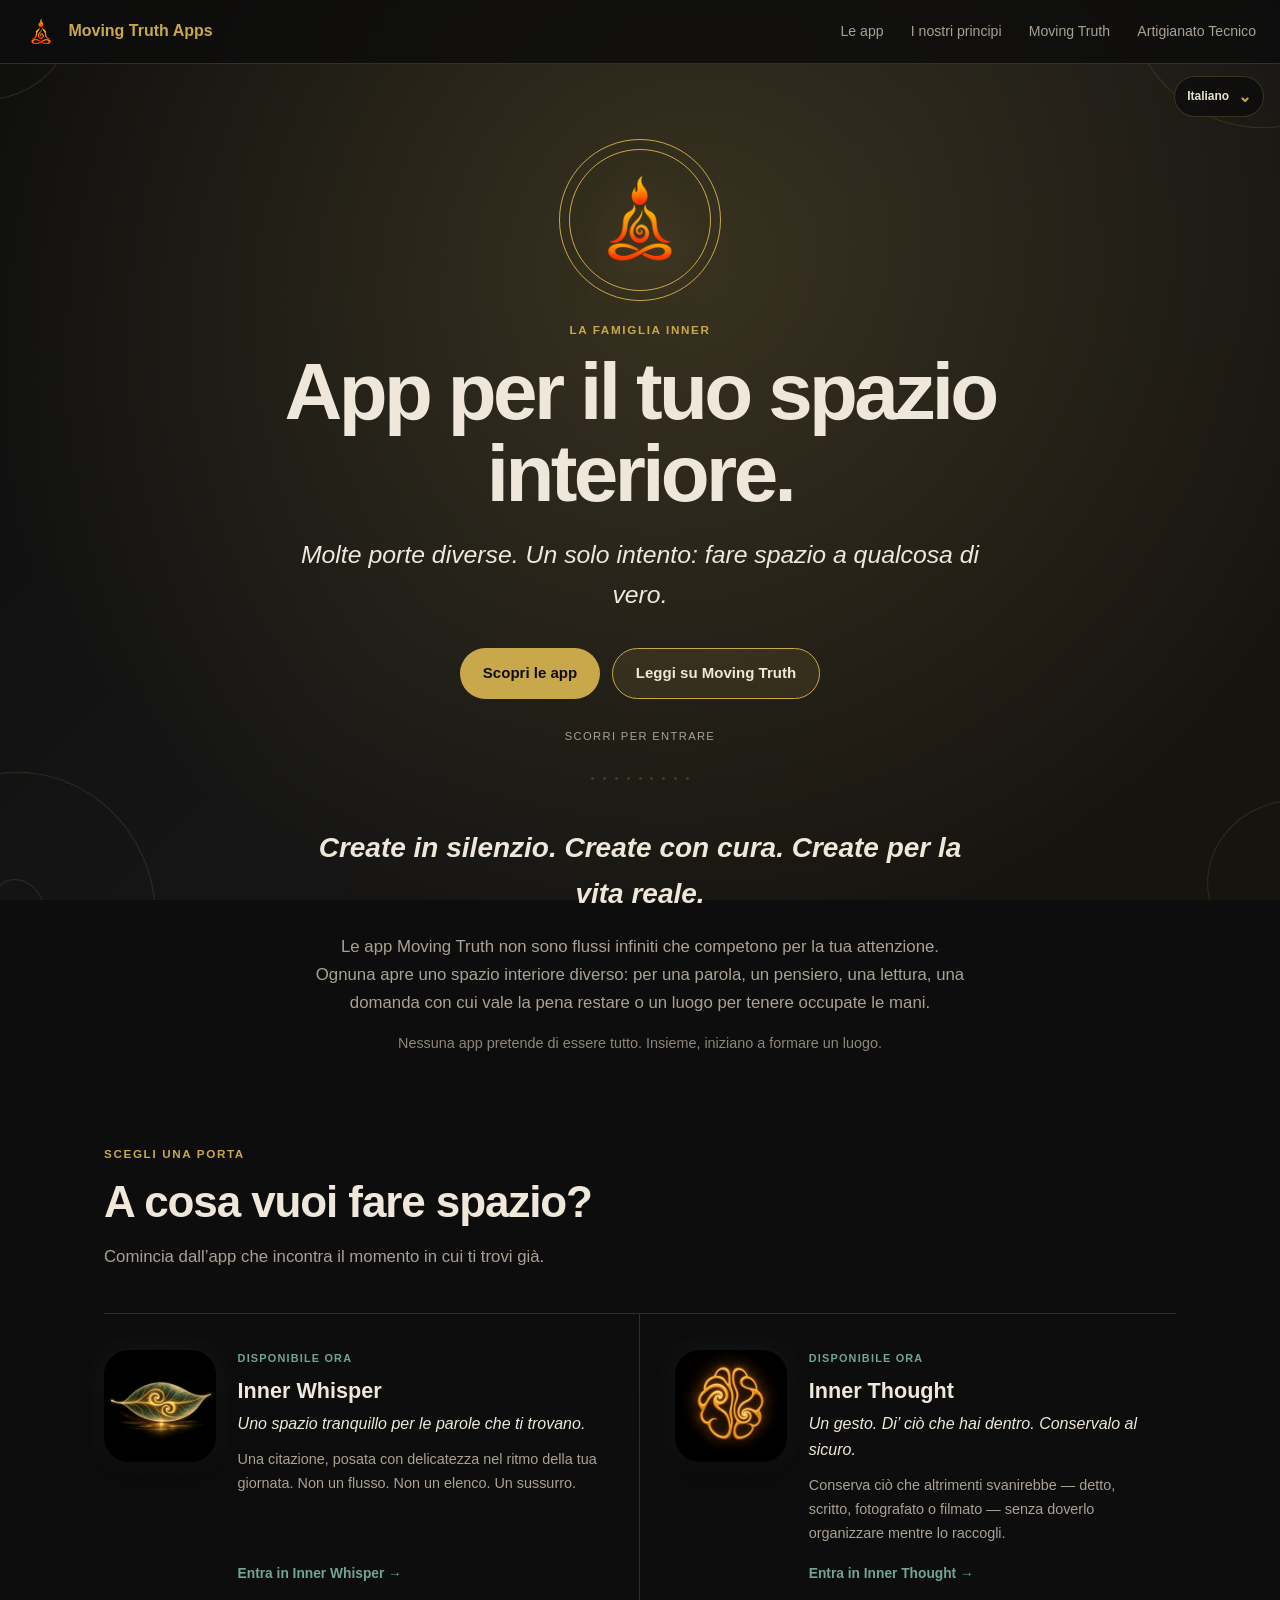
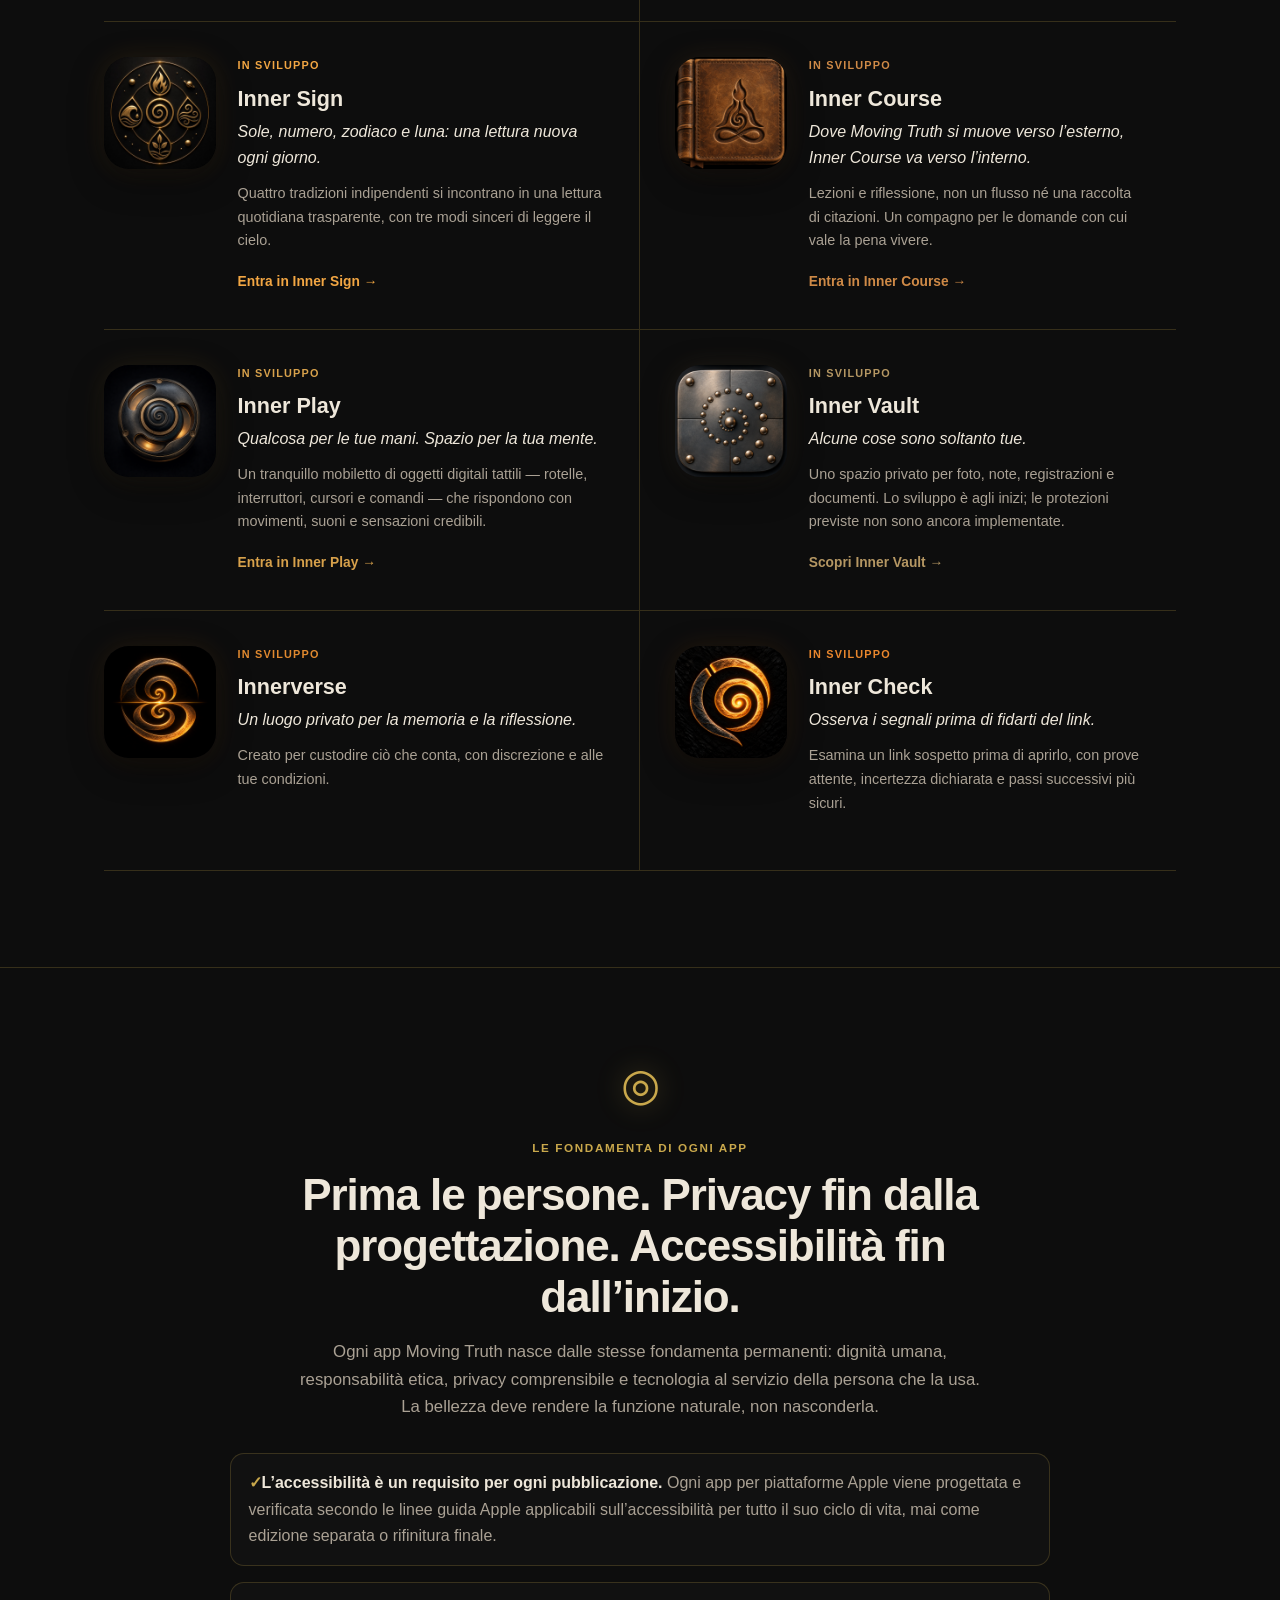
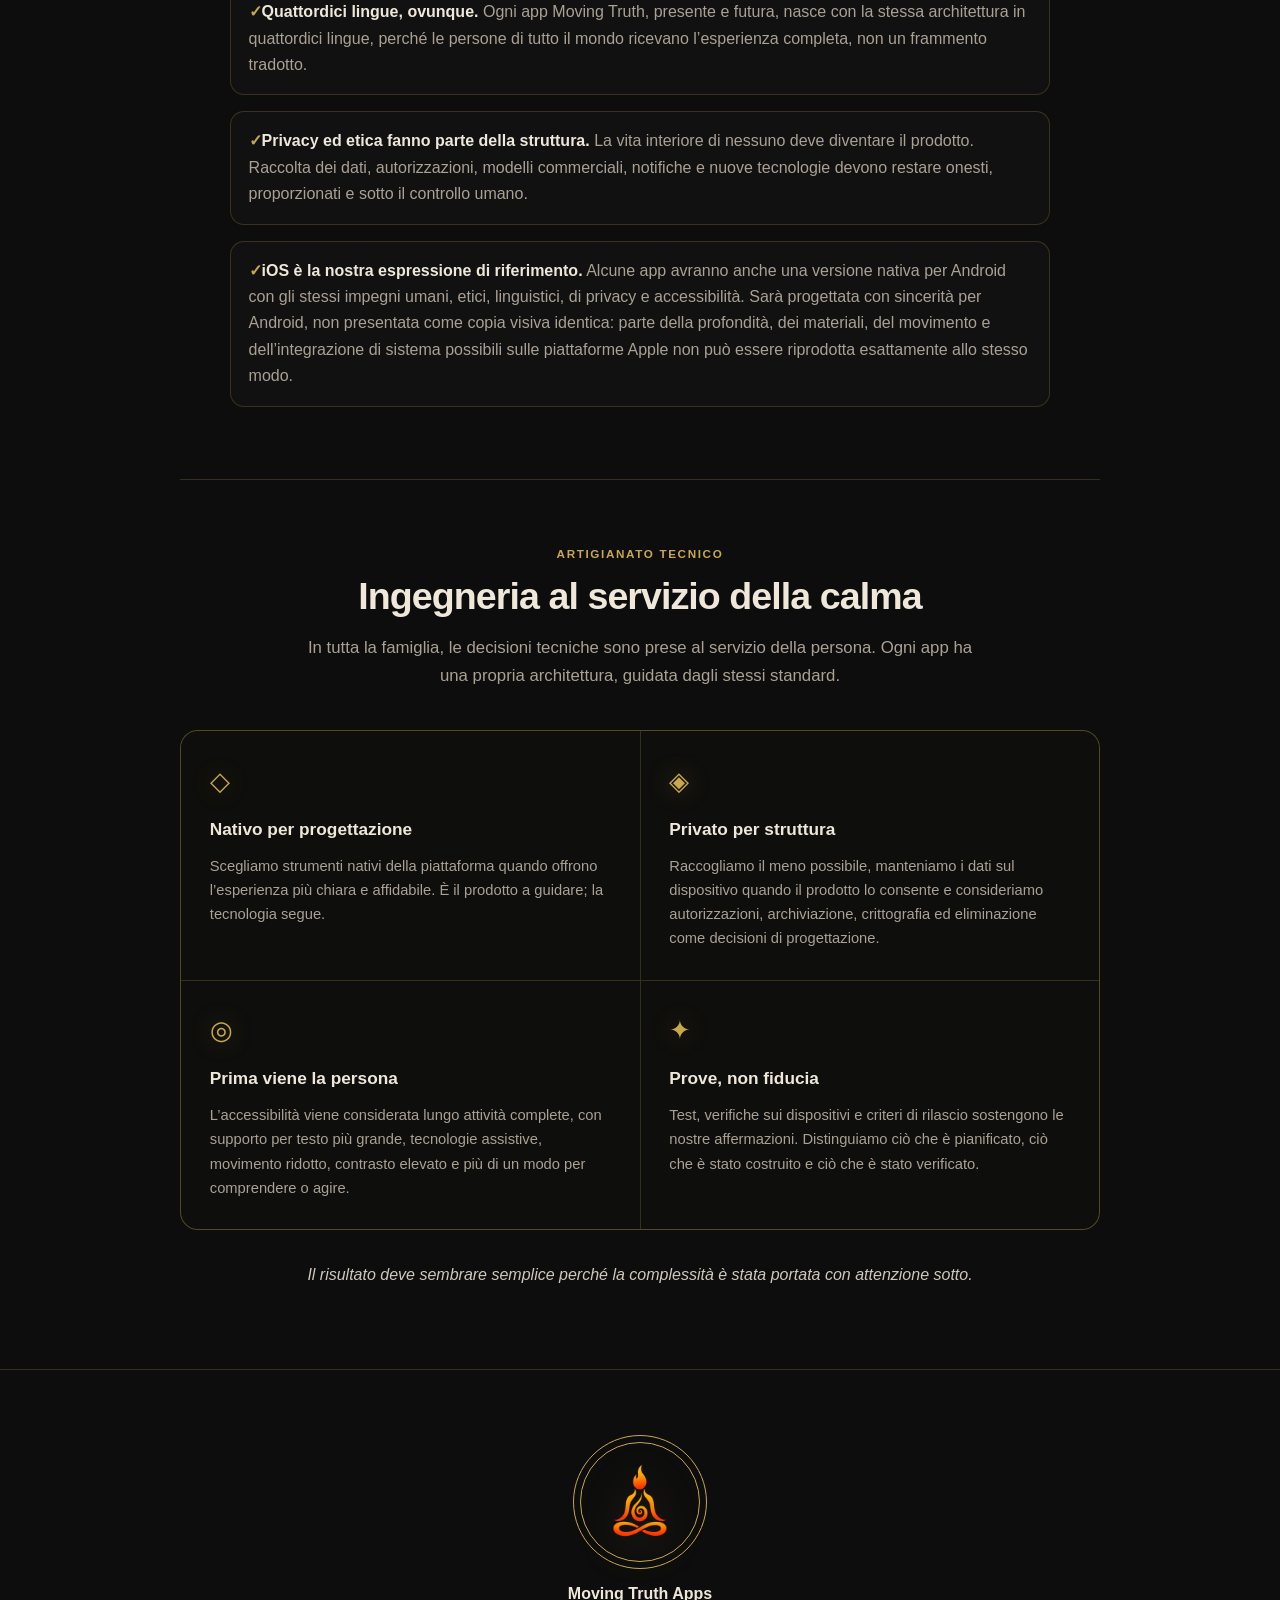
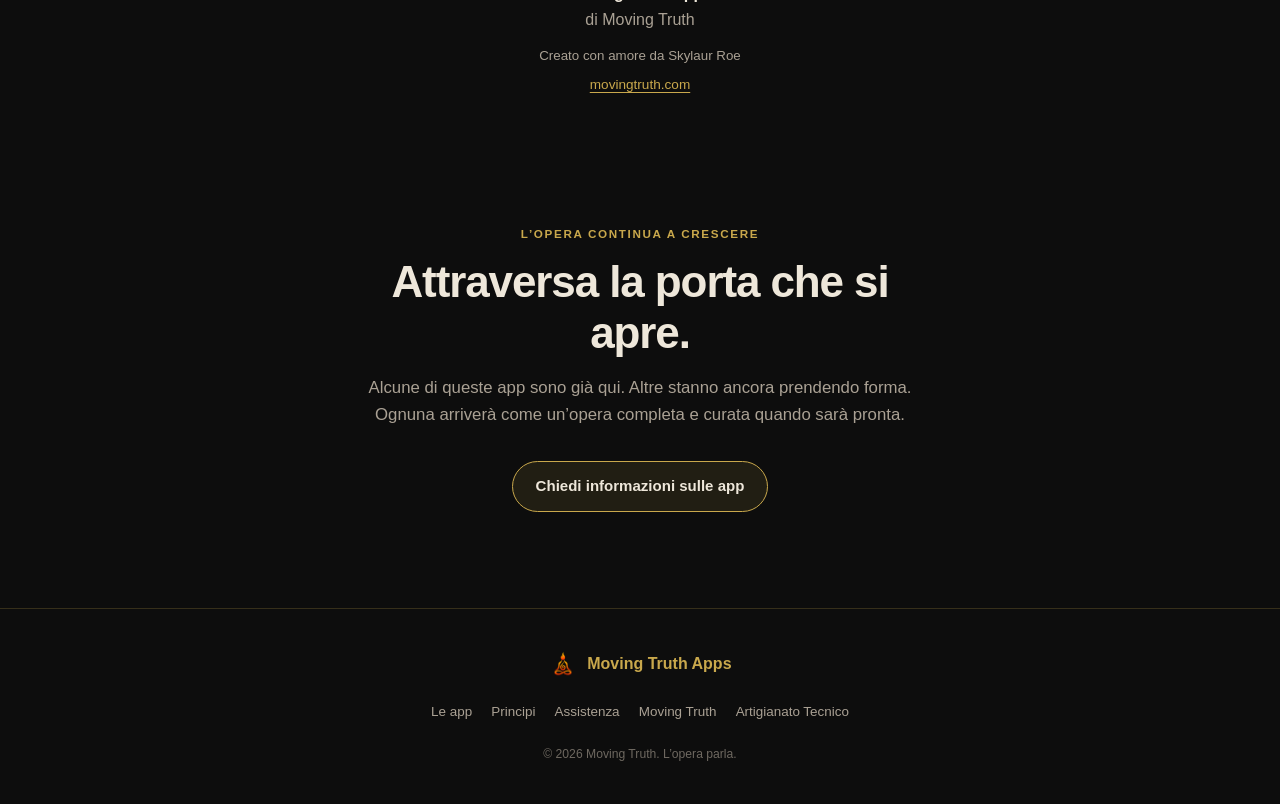
<file: it/index.html>
<!DOCTYPE html>
<html lang="it">
<head>
  <meta charset="UTF-8">
  <meta name="viewport" content="width=device-width, initial-scale=1.0">
  <meta name="theme-color" content="#0D0D0D">
  <meta name="description" content="La famiglia di app Inner di Moving Truth: spazi tranquilli, privati e accessibili per riflettere, creare, cambiare prospettiva, esplorare con i sensi e conoscersi meglio.">
  <meta property="og:title" content="Moving Truth Apps">
  <meta property="og:description" content="Create per il tuo spazio interiore.">
  <meta property="og:type" content="website">
  <meta property="og:url" content="https://apps.movingtruth.com/it/">
  <meta property="og:image" content="https://apps.movingtruth.com/assets/moving-truth-logo.png">
  <meta name="twitter:card" content="summary">
  <title>App Moving Truth — Create per il tuo spazio interiore</title>
  <link rel="icon" type="image/png" href="../assets/moving-truth-logo.png">
  <link rel="apple-touch-icon" href="../assets/moving-truth-logo.png">
  <link rel="stylesheet" href="../styles.css">
  <script src="site.js" defer></script>





















































<!-- family-localization-meta:start -->
<link rel="canonical" href="https://apps.movingtruth.com/it/">
<link rel="alternate" hreflang="en" href="https://apps.movingtruth.com/">
<link rel="alternate" hreflang="fr" href="https://apps.movingtruth.com/fr/">
<link rel="alternate" hreflang="es" href="https://apps.movingtruth.com/es/">
<link rel="alternate" hreflang="de" href="https://apps.movingtruth.com/de/">
<link rel="alternate" hreflang="pt-BR" href="https://apps.movingtruth.com/pt-BR/">
<link rel="alternate" hreflang="it" href="https://apps.movingtruth.com/it/">
<link rel="alternate" hreflang="nl" href="https://apps.movingtruth.com/nl/">
<link rel="alternate" hreflang="hi" href="https://apps.movingtruth.com/hi/">
<link rel="alternate" hreflang="ar" href="https://apps.movingtruth.com/ar/">
<link rel="alternate" hreflang="zh-Hans" href="https://apps.movingtruth.com/zh-Hans/">
<link rel="alternate" hreflang="ja" href="https://apps.movingtruth.com/ja/">
<link rel="alternate" hreflang="ko" href="https://apps.movingtruth.com/ko/">
<link rel="alternate" hreflang="ru" href="https://apps.movingtruth.com/ru/">
<link rel="alternate" hreflang="th" href="https://apps.movingtruth.com/th/">
<link rel="alternate" hreflang="x-default" href="https://apps.movingtruth.com/">
<!-- family-localization-meta:end -->

<!-- family-localization-style:start -->
<style>
  .family-language{position:absolute;z-index:900;inset-block-start:4.75rem;inset-inline-end:1rem;color:#e8e0d0;font:600 .75rem/1.2 -apple-system,BlinkMacSystemFont,"Segoe UI",sans-serif}
  .family-language details{position:relative}
  .family-language summary{min-block-size:2.6rem;display:flex;align-items:center;gap:.55rem;padding:.3rem .75rem;list-style:none;border:1px solid rgba(201,168,76,.24);border-radius:999px;background:rgba(13,13,13,.82);cursor:pointer;backdrop-filter:blur(12px)}
  .family-language summary::-webkit-details-marker{display:none}
  .family-language summary::after{content:"⌄";font-size:1rem;color:#c9a84c}
  .family-language details[open] summary::after{transform:rotate(180deg)}
  .family-language__label{position:absolute;inline-size:1px;block-size:1px;padding:0;margin:-1px;overflow:hidden;clip:rect(0,0,0,0);white-space:nowrap;border:0}
  .family-language__menu{position:absolute;inset-block-start:calc(100% + .45rem);inset-inline-end:0;min-inline-size:12rem;max-block-size:min(65vh,28rem);overflow:auto;display:grid;gap:.2rem;padding:.4rem;border:1px solid rgba(201,168,76,.24);border-radius:16px;background:rgba(13,13,13,.97);box-shadow:0 16px 45px rgba(0,0,0,.42);backdrop-filter:blur(16px)}
  .family-language a{min-block-size:2.5rem;display:flex;align-items:center;padding:0 .7rem;border-radius:10px;color:inherit;text-decoration:none;white-space:nowrap}
  .family-language a:hover,.family-language a:focus-visible{background:rgba(201,168,76,.16);outline:2px solid transparent}
  .family-language a[aria-current="page"]{background:#c9a84c;color:#111}
  .language-suggestion{position:fixed;z-index:1100;inset-inline:50%;inset-block-end:1rem;transform:translateX(-50%);inline-size:min(calc(100% - 2rem),42rem);display:flex;align-items:center;justify-content:center;gap:.7rem;flex-wrap:wrap;padding:.8rem 1rem;border:1px solid rgba(201,168,76,.42);border-radius:16px;background:rgba(13,13,13,.96);color:#e8e0d0;font:600 .88rem/1.4 -apple-system,BlinkMacSystemFont,"Segoe UI",sans-serif;box-shadow:0 16px 45px rgba(0,0,0,.42);backdrop-filter:blur(16px)}
  .language-suggestion p{margin:0;color:#e8e0d0}
  .language-suggestion a,.language-suggestion button{min-block-size:2.35rem;display:inline-flex;align-items:center;padding:0 .8rem;border:1px solid rgba(201,168,76,.5);border-radius:999px;background:transparent;color:#e8e0d0;font:inherit;text-decoration:none;cursor:pointer}
  .language-suggestion a{background:#c9a84c;color:#111}
  .language-suggestion a:focus-visible,.language-suggestion button:focus-visible{outline:2px solid #f1d47a;outline-offset:2px}
  @media (max-width:700px){.family-language{inset-block-start:4.8rem;inset-inline-end:.75rem}}
</style>
<!-- family-localization-style:end -->
<!-- family-localization-script:start -->
<script src="../localization/language-preference.js" defer></script>
<!-- family-localization-script:end -->
</head>
<body>
<!-- family-localization:start -->
<div class="family-language">
<details>
<summary><span class="family-language__label">Lingua</span><span>Italiano</span></summary>
<nav class="family-language__menu" aria-label="Lingua">
  <a href="https://apps.movingtruth.com/" lang="en" data-language-choice="en">English</a>
  <a href="https://apps.movingtruth.com/fr/" lang="fr" data-language-choice="fr">Français</a>
  <a href="https://apps.movingtruth.com/es/" lang="es" data-language-choice="es">Español</a>
  <a href="https://apps.movingtruth.com/de/" lang="de" data-language-choice="de">Deutsch</a>
  <a href="https://apps.movingtruth.com/pt-BR/" lang="pt-BR" data-language-choice="pt-BR">Português (Brasil)</a>
  <a href="https://apps.movingtruth.com/it/" lang="it" data-language-choice="it" aria-current="page">Italiano</a>
  <a href="https://apps.movingtruth.com/nl/" lang="nl" data-language-choice="nl">Nederlands</a>
  <a href="https://apps.movingtruth.com/hi/" lang="hi" data-language-choice="hi">हिन्दी</a>
  <a href="https://apps.movingtruth.com/ar/" lang="ar" data-language-choice="ar">العربية</a>
  <a href="https://apps.movingtruth.com/zh-Hans/" lang="zh-Hans" data-language-choice="zh-Hans">简体中文</a>
  <a href="https://apps.movingtruth.com/ja/" lang="ja" data-language-choice="ja">日本語</a>
  <a href="https://apps.movingtruth.com/ko/" lang="ko" data-language-choice="ko">한국어</a>
  <a href="https://apps.movingtruth.com/ru/" lang="ru" data-language-choice="ru">Русский</a>
  <a href="https://apps.movingtruth.com/th/" lang="th" data-language-choice="th">ไทย</a>
</nav>
</details>
</div>
<!-- family-localization:end -->
  <a class="skip-link" href="#main-content">Vai al contenuto principale</a>

  <div class="living-canvas" aria-hidden="true">
    <div class="living-canvas__gradient"></div>
    <div class="living-canvas__glow"></div>
    <div class="living-canvas__motes" id="motes"></div>
    <svg class="living-canvas__corners" id="corner-spirals"></svg>
  </div>

  <header class="site-nav" role="banner">
    <a class="site-nav__brand" href="#top" aria-label="Pagina iniziale delle app Moving Truth">
      <img src="../assets/moving-truth-logo.png" alt="">
      <span>Moving Truth Apps</span>
    </a>
    <button class="site-nav__toggle" type="button" aria-expanded="false" aria-controls="site-links">
      <span class="sr-only">Apri la navigazione</span>
      <span aria-hidden="true"></span><span aria-hidden="true"></span><span aria-hidden="true"></span>
    </button>
    <nav aria-label="Navigazione principale">
      <ul class="site-nav__links" id="site-links">
        <li><a href="#apps">Le app</a></li>
        <li><a href="#principles">I nostri principi</a></li>
        <li><a href="https://movingtruth.com">Moving Truth</a></li>
        <li><a href="#craft">Artigianato Tecnico</a></li>
      </ul>
    </nav>
  </header>

  <main id="main-content">
    <section class="hero hero--hub" id="top" aria-labelledby="hero-title">
      <a class="hero__mark" href="https://movingtruth.com" aria-label="Visita Moving Truth">
        <img src="../assets/moving-truth-logo.png" alt="Logo di Moving Truth">
      </a>
      <span class="hero__eyebrow">La famiglia Inner</span>
      <h1 class="hero__name" id="hero-title">App per il tuo spazio interiore.</h1>
      <p class="hero__promise">Molte porte diverse. Un solo intento: fare spazio a qualcosa di vero.</p>
      <div class="hero__actions">
        <a class="button button--solid" href="#apps">Scopri le app</a>
        <a class="button button--outline" href="https://movingtruth.com/apps/">Leggi su Moving Truth</a>
      </div>
      <p class="hero__scroll" aria-hidden="true">scorri per entrare</p>
    </section>

    <div class="dot-row" aria-hidden="true">
      <span></span><span></span><span></span><span></span><span></span><span></span><span></span><span></span><span></span>
    </div>

    <section class="intro" aria-labelledby="family-title">
      <h2 id="family-title">Create in silenzio. Create con cura. Create per la vita reale.</h2>
      <p>Le app Moving Truth non sono flussi infiniti che competono per la tua attenzione. Ognuna apre uno spazio interiore diverso: per una parola, un pensiero, una lettura, una domanda con cui vale la pena restare o un luogo per tenere occupate le mani.</p>
      <p class="intro__trust">Nessuna app pretende di essere tutto. Insieme, iniziano a formare un luogo.</p>
    </section>

    <section class="app-family" id="apps" aria-labelledby="apps-title">
      <div class="section-heading">
        <span class="eyebrow">Scegli una porta</span>
        <h2 id="apps-title">A cosa vuoi fare spazio?</h2>
        <p>Comincia dall’app che incontra il momento in cui ti trovi già.</p>
      </div>

      <div class="app-grid">
        <a class="app-card" style="--card-rgb: 113, 164, 151" href="https://inner-whisper.movingtruth.com/it/">
          <img class="app-card__icon" src="../assets/inner-whisper.png?v=20261030" alt="Inner Whisper — icona dell’app">
          <div class="app-card__body">
            <span class="app-card__status">Disponibile ora</span>
            <h3>Inner Whisper</h3>
            <p class="app-card__tagline">Uno spazio tranquillo per le parole che ti trovano.</p>
            <p class="app-card__copy">Una citazione, posata con delicatezza nel ritmo della tua giornata. Non un flusso. Non un elenco. Un sussurro.</p>
            <span class="app-card__cta">Entra in Inner Whisper →</span>
          </div>
        </a>

        <a class="app-card" style="--card-rgb: 113, 164, 151" href="https://inner-thought.movingtruth.com/it/">
          <img class="app-card__icon" src="../assets/inner-thought.png?v=20261030" alt="Inner Thought — icona dell’app">
          <div class="app-card__body">
            <span class="app-card__status">Disponibile ora</span>
            <h3>Inner Thought</h3>
            <p class="app-card__tagline">Un gesto. Di’ ciò che hai dentro. Conservalo al sicuro.</p>
            <p class="app-card__copy">Conserva ciò che altrimenti svanirebbe — detto, scritto, fotografato o filmato — senza doverlo organizzare mentre lo raccogli.</p>
            <span class="app-card__cta">Entra in Inner Thought →</span>
          </div>
        </a>

        <a class="app-card" style="--card-rgb: 242, 166, 67" href="https://inner-sign.movingtruth.com/it/">
          <img class="app-card__icon" src="../assets/inner-sign.png?v=20261030" alt="Inner Sign — icona dell’app">
          <div class="app-card__body">
            <span class="app-card__status">In sviluppo</span>
            <h3>Inner Sign</h3>
            <p class="app-card__tagline">Sole, numero, zodiaco e luna: una lettura nuova ogni giorno.</p>
            <p class="app-card__copy">Quattro tradizioni indipendenti si incontrano in una lettura quotidiana trasparente, con tre modi sinceri di leggere il cielo.</p>
            <span class="app-card__cta">Entra in Inner Sign →</span>
          </div>
        </a>

        <a class="app-card" style="--card-rgb: 207, 138, 71" href="https://inner-course.movingtruth.com/it/">
          <img class="app-card__icon" src="../assets/inner-course.png?v=20261030" alt="Inner Course — icona dell’app">
          <div class="app-card__body">
            <span class="app-card__status">In sviluppo</span>
            <h3>Inner Course</h3>
            <p class="app-card__tagline">Dove Moving Truth si muove verso l’esterno, Inner Course va verso l’interno.</p>
            <p class="app-card__copy">Lezioni e riflessione, non un flusso né una raccolta di citazioni. Un compagno per le domande con cui vale la pena vivere.</p>
            <span class="app-card__cta">Entra in Inner Course →</span>
          </div>
        </a>

        <a class="app-card" style="--card-rgb: 215, 161, 75" href="https://inner-play.movingtruth.com/it/">
          <img class="app-card__icon" src="../assets/inner-play.png?v=20261030" alt="Inner Play — icona dell’app">
          <div class="app-card__body">
            <span class="app-card__status">In sviluppo</span>
            <h3>Inner Play</h3>
            <p class="app-card__tagline">Qualcosa per le tue mani. Spazio per la tua mente.</p>
            <p class="app-card__copy">Un tranquillo mobiletto di oggetti digitali tattili — rotelle, interruttori, cursori e comandi — che rispondono con movimenti, suoni e sensazioni credibili.</p>
            <span class="app-card__cta">Entra in Inner Play →</span>
          </div>
        </a>
        <a class="app-card" style="--card-rgb: 181, 151, 99" href="https://inner-vault.movingtruth.com/" hreflang="en">
          <img class="app-card__icon" src="../assets/inner-vault.png?v=20261030" alt="Inner Vault — icona dell’app">
          <div class="app-card__body">
            <span class="app-card__status">In sviluppo</span>
            <h3>Inner Vault</h3>
            <p class="app-card__tagline">Alcune cose sono soltanto tue.</p>
            <p class="app-card__copy">Uno spazio privato per foto, note, registrazioni e documenti. Lo sviluppo è agli inizi; le protezioni previste non sono ancora implementate.</p>
            <span class="app-card__cta">Scopri Inner Vault →</span>
          </div>
        </a>

        <article class="app-card app-card--static" style="--card-rgb: 224, 137, 47" aria-labelledby="innerverse-card-title">
          <img class="app-card__icon" src="../assets/innerverse.png?v=20261111" alt="Innerverse — icona dell’app">
          <div class="app-card__body">
            <span class="app-card__status">In sviluppo</span>
            <h3 id="innerverse-card-title">Innerverse</h3>
            <p class="app-card__tagline">Un luogo privato per la memoria e la riflessione.</p>
            <p class="app-card__copy">Creato per custodire ciò che conta, con discrezione e alle tue condizioni.</p>
          </div>
        </article>

        <article class="app-card app-card--static" style="--card-rgb: 234, 135, 45" aria-labelledby="inner-check-card-title">
          <img class="app-card__icon" src="../assets/inner-check.png?v=20261111" alt="Inner Check — icona dell’app">
          <div class="app-card__body">
            <span class="app-card__status">In sviluppo</span>
            <h3 id="inner-check-card-title">Inner Check</h3>
            <p class="app-card__tagline">Osserva i segnali prima di fidarti del link.</p>
            <p class="app-card__copy">Esamina un link sospetto prima di aprirlo, con prove attente, incertezza dichiarata e passi successivi più sicuri.</p>
          </div>
        </article>
      </div>
    </section>

    <section class="statement statement--bordered" id="principles" aria-labelledby="principles-title">
      <span class="statement__symbol" aria-hidden="true">◎</span>
      <span class="eyebrow">Le fondamenta di ogni app</span>
      <h2 id="principles-title">Prima le persone. Privacy fin dalla progettazione. Accessibilità fin dall’inizio.</h2>
      <p>Ogni app Moving Truth nasce dalle stesse fondamenta permanenti: dignità umana, responsabilità etica, privacy comprensibile e tecnologia al servizio della persona che la usa. La bellezza deve rendere la funzione naturale, non nasconderla.</p>
      <ul class="truth-list commitment-list">
        <li><strong>L’accessibilità è un requisito per ogni pubblicazione.</strong> Ogni app per piattaforme Apple viene progettata e verificata secondo le linee guida Apple applicabili sull’accessibilità per tutto il suo ciclo di vita, mai come edizione separata o rifinitura finale.</li>
        <li><strong>Quattordici lingue, ovunque.</strong> Ogni app Moving Truth, presente e futura, nasce con la stessa architettura in quattordici lingue, perché le persone di tutto il mondo ricevano l’esperienza completa, non un frammento tradotto.</li>
        <li><strong>Privacy ed etica fanno parte della struttura.</strong> La vita interiore di nessuno deve diventare il prodotto. Raccolta dei dati, autorizzazioni, modelli commerciali, notifiche e nuove tecnologie devono restare onesti, proporzionati e sotto il controllo umano.</li>
        <li><strong>iOS è la nostra espressione di riferimento.</strong> Alcune app avranno anche una versione nativa per Android con gli stessi impegni umani, etici, linguistici, di privacy e accessibilità. Sarà progettata con sincerità per Android, non presentata come copia visiva identica: parte della profondità, dei materiali, del movimento e dell’integrazione di sistema possibili sulle piattaforme Apple non può essere riprodotta esattamente allo stesso modo.</li>
      </ul>

      <section class="craft" id="craft" aria-labelledby="craft-title">
        <span class="eyebrow">Artigianato Tecnico</span>
        <h3 id="craft-title">Ingegneria al servizio della calma</h3>
        <p class="craft__intro">In tutta la famiglia, le decisioni tecniche sono prese al servizio della persona. Ogni app ha una propria architettura, guidata dagli stessi standard.</p>
        <div class="craft__grid">
          <article>
            <span aria-hidden="true">◇</span>
            <h4>Nativo per progettazione</h4>
            <p>Scegliamo strumenti nativi della piattaforma quando offrono l’esperienza più chiara e affidabile. È il prodotto a guidare; la tecnologia segue.</p>
          </article>
          <article>
            <span aria-hidden="true">◈</span>
            <h4>Privato per struttura</h4>
            <p>Raccogliamo il meno possibile, manteniamo i dati sul dispositivo quando il prodotto lo consente e consideriamo autorizzazioni, archiviazione, crittografia ed eliminazione come decisioni di progettazione.</p>
          </article>
          <article>
            <span aria-hidden="true">◎</span>
            <h4>Prima viene la persona</h4>
            <p>L’accessibilità viene considerata lungo attività complete, con supporto per testo più grande, tecnologie assistive, movimento ridotto, contrasto elevato e più di un modo per comprendere o agire.</p>
          </article>
          <article>
            <span aria-hidden="true">✦</span>
            <h4>Prove, non fiducia</h4>
            <p>Test, verifiche sui dispositivi e criteri di rilascio sostengono le nostre affermazioni. Distinguiamo ciò che è pianificato, ciò che è stato costruito e ciò che è stato verificato.</p>
          </article>
        </div>
        <p class="craft__seal">Il risultato deve sembrare semplice perché la complessità è stata portata con attenzione sotto.</p>
      </section>
    </section>

    <section class="moving-truth" aria-label="Informazioni su Moving Truth">
      <a class="moving-truth__ring" href="https://movingtruth.com" aria-label="Moving Truth. Apre movingtruth.com">
        <img src="../assets/moving-truth-logo.png" alt="Logo di Moving Truth">
      </a>
      <strong>Moving Truth Apps</strong>
      <span>di Moving Truth</span>
      <small>Creato con amore da Skylaur Roe</small>
      <a href="https://movingtruth.com">movingtruth.com</a>
    </section>

    <section class="closing" aria-labelledby="closing-title">
      <span class="eyebrow">L’opera continua a crescere</span>
      <h2 id="closing-title">Attraversa la porta che si apre.</h2>
      <p>Alcune di queste app sono già qui. Altre stanno ancora prendendo forma. Ognuna arriverà come un’opera completa e curata quando sarà pronta.</p>
      <a class="button button--outline" href="mailto:support@movingtruth.com?subject=Moving%20Truth%20Apps">Chiedi informazioni sulle app</a>
    </section>
  </main>

  <footer>
    <div class="footer__brand"><img src="../assets/moving-truth-logo.png" alt=""><strong>Moving Truth Apps</strong></div>
    <nav aria-label="Navigazione a piè di pagina">
      <ul>
        <li><a href="#apps">Le app</a></li>
        <li><a href="#principles">Principi</a></li>
        <li><a href="mailto:support@movingtruth.com">Assistenza</a></li>
        <li><a href="https://movingtruth.com">Moving Truth</a></li>
        <li><a href="#craft">Artigianato Tecnico</a></li>
      </ul>
    </nav>
    <p>© 2026 Moving Truth. L’opera parla.</p>
  </footer>
</body>
</html>
</file>
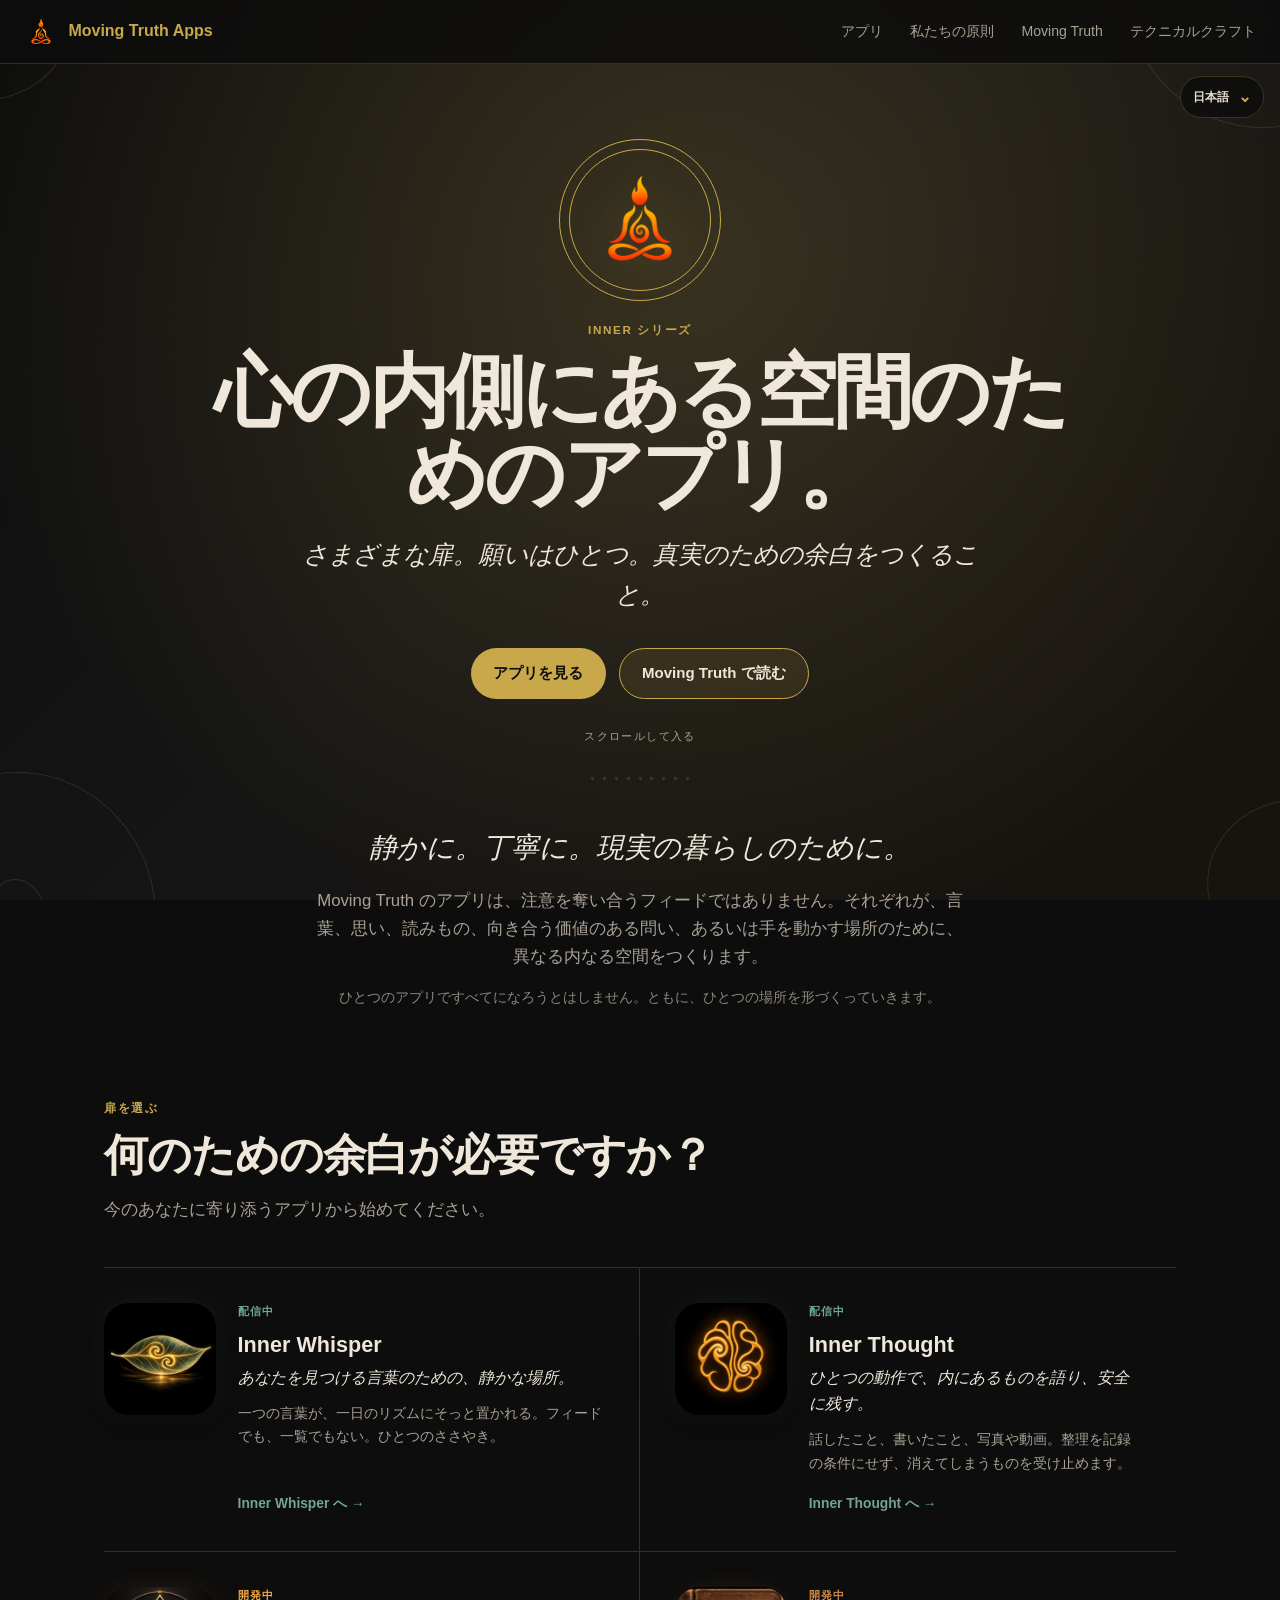
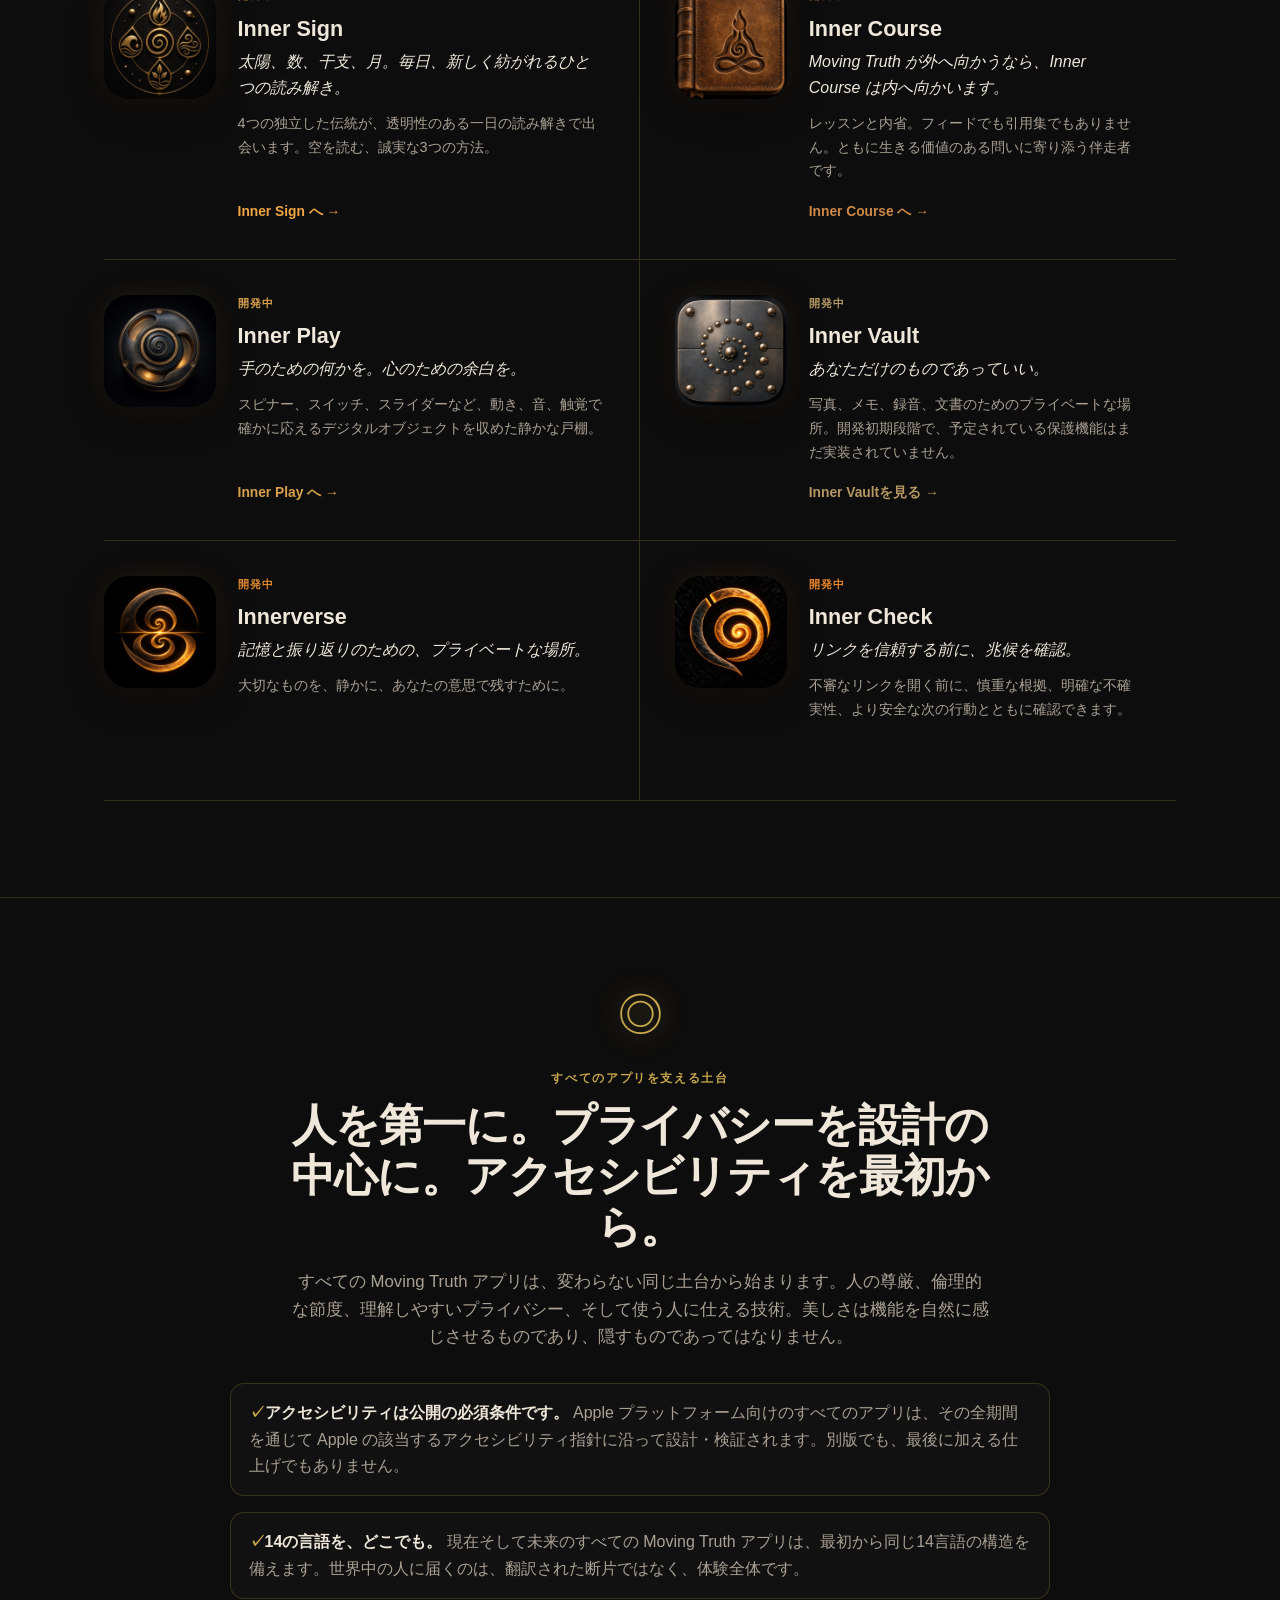
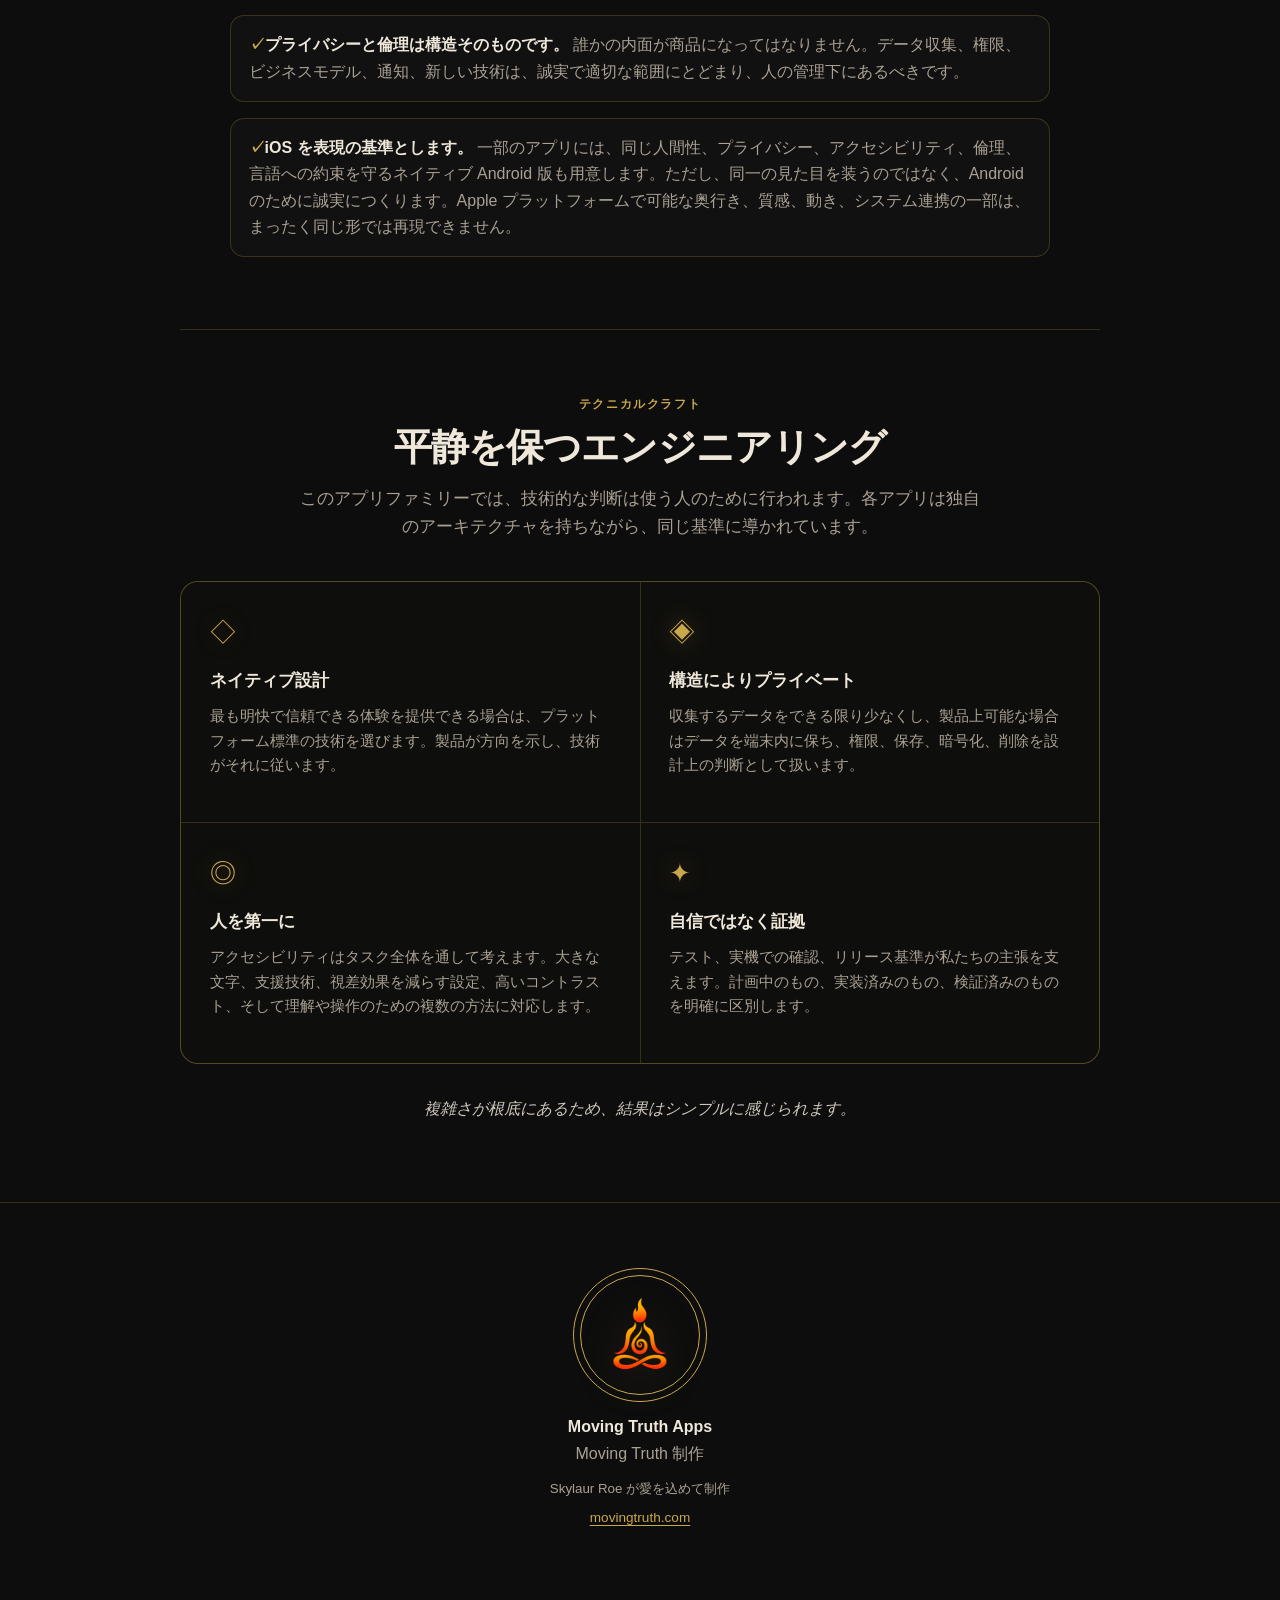
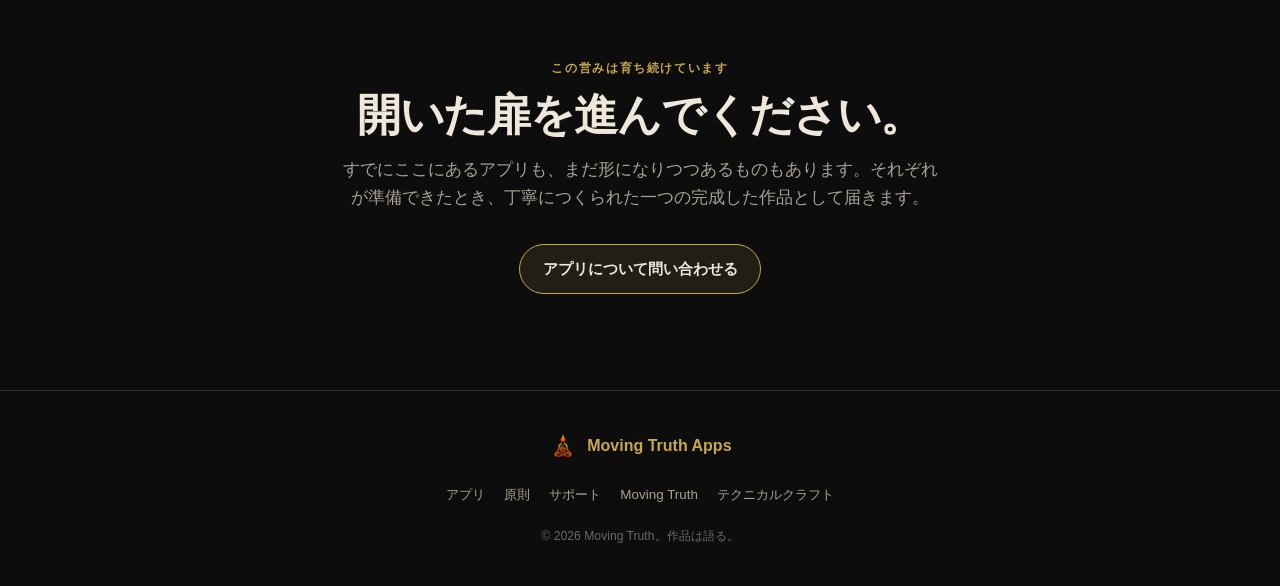
<file: ja/index.html>
<!DOCTYPE html>
<html lang="ja">
<head>
  <meta charset="UTF-8">
  <meta name="viewport" content="width=device-width, initial-scale=1.0">
  <meta name="theme-color" content="#0D0D0D">
  <meta name="description" content="Moving Truth の Inner アプリシリーズ。内省、創造、視点、感覚的な遊び、自己理解のための、静かでプライベート、そして誰もが使いやすい空間です。">
  <meta property="og:title" content="Moving Truth Apps">
  <meta property="og:description" content="心の内側にある空間のために。">
  <meta property="og:type" content="website">
  <meta property="og:url" content="https://apps.movingtruth.com/ja/">
  <meta property="og:image" content="https://apps.movingtruth.com/assets/moving-truth-logo.png">
  <meta name="twitter:card" content="summary">
  <title>Moving Truth Apps — 心の内側にある空間のために</title>
  <link rel="icon" type="image/png" href="../assets/moving-truth-logo.png">
  <link rel="apple-touch-icon" href="../assets/moving-truth-logo.png">
  <link rel="stylesheet" href="../styles.css">
  <script src="site.js" defer></script>





















































<!-- family-localization-meta:start -->
<link rel="canonical" href="https://apps.movingtruth.com/ja/">
<link rel="alternate" hreflang="en" href="https://apps.movingtruth.com/">
<link rel="alternate" hreflang="fr" href="https://apps.movingtruth.com/fr/">
<link rel="alternate" hreflang="es" href="https://apps.movingtruth.com/es/">
<link rel="alternate" hreflang="de" href="https://apps.movingtruth.com/de/">
<link rel="alternate" hreflang="pt-BR" href="https://apps.movingtruth.com/pt-BR/">
<link rel="alternate" hreflang="it" href="https://apps.movingtruth.com/it/">
<link rel="alternate" hreflang="nl" href="https://apps.movingtruth.com/nl/">
<link rel="alternate" hreflang="hi" href="https://apps.movingtruth.com/hi/">
<link rel="alternate" hreflang="ar" href="https://apps.movingtruth.com/ar/">
<link rel="alternate" hreflang="zh-Hans" href="https://apps.movingtruth.com/zh-Hans/">
<link rel="alternate" hreflang="ja" href="https://apps.movingtruth.com/ja/">
<link rel="alternate" hreflang="ko" href="https://apps.movingtruth.com/ko/">
<link rel="alternate" hreflang="ru" href="https://apps.movingtruth.com/ru/">
<link rel="alternate" hreflang="th" href="https://apps.movingtruth.com/th/">
<link rel="alternate" hreflang="x-default" href="https://apps.movingtruth.com/">
<!-- family-localization-meta:end -->

<!-- family-localization-style:start -->
<style>
  .family-language{position:absolute;z-index:900;inset-block-start:4.75rem;inset-inline-end:1rem;color:#e8e0d0;font:600 .75rem/1.2 -apple-system,BlinkMacSystemFont,"Segoe UI",sans-serif}
  .family-language details{position:relative}
  .family-language summary{min-block-size:2.6rem;display:flex;align-items:center;gap:.55rem;padding:.3rem .75rem;list-style:none;border:1px solid rgba(201,168,76,.24);border-radius:999px;background:rgba(13,13,13,.82);cursor:pointer;backdrop-filter:blur(12px)}
  .family-language summary::-webkit-details-marker{display:none}
  .family-language summary::after{content:"⌄";font-size:1rem;color:#c9a84c}
  .family-language details[open] summary::after{transform:rotate(180deg)}
  .family-language__label{position:absolute;inline-size:1px;block-size:1px;padding:0;margin:-1px;overflow:hidden;clip:rect(0,0,0,0);white-space:nowrap;border:0}
  .family-language__menu{position:absolute;inset-block-start:calc(100% + .45rem);inset-inline-end:0;min-inline-size:12rem;max-block-size:min(65vh,28rem);overflow:auto;display:grid;gap:.2rem;padding:.4rem;border:1px solid rgba(201,168,76,.24);border-radius:16px;background:rgba(13,13,13,.97);box-shadow:0 16px 45px rgba(0,0,0,.42);backdrop-filter:blur(16px)}
  .family-language a{min-block-size:2.5rem;display:flex;align-items:center;padding:0 .7rem;border-radius:10px;color:inherit;text-decoration:none;white-space:nowrap}
  .family-language a:hover,.family-language a:focus-visible{background:rgba(201,168,76,.16);outline:2px solid transparent}
  .family-language a[aria-current="page"]{background:#c9a84c;color:#111}
  .language-suggestion{position:fixed;z-index:1100;inset-inline:50%;inset-block-end:1rem;transform:translateX(-50%);inline-size:min(calc(100% - 2rem),42rem);display:flex;align-items:center;justify-content:center;gap:.7rem;flex-wrap:wrap;padding:.8rem 1rem;border:1px solid rgba(201,168,76,.42);border-radius:16px;background:rgba(13,13,13,.96);color:#e8e0d0;font:600 .88rem/1.4 -apple-system,BlinkMacSystemFont,"Segoe UI",sans-serif;box-shadow:0 16px 45px rgba(0,0,0,.42);backdrop-filter:blur(16px)}
  .language-suggestion p{margin:0;color:#e8e0d0}
  .language-suggestion a,.language-suggestion button{min-block-size:2.35rem;display:inline-flex;align-items:center;padding:0 .8rem;border:1px solid rgba(201,168,76,.5);border-radius:999px;background:transparent;color:#e8e0d0;font:inherit;text-decoration:none;cursor:pointer}
  .language-suggestion a{background:#c9a84c;color:#111}
  .language-suggestion a:focus-visible,.language-suggestion button:focus-visible{outline:2px solid #f1d47a;outline-offset:2px}
  @media (max-width:700px){.family-language{inset-block-start:4.8rem;inset-inline-end:.75rem}}
</style>
<!-- family-localization-style:end -->
<!-- family-localization-script:start -->
<script src="../localization/language-preference.js" defer></script>
<!-- family-localization-script:end -->
</head>
<body>
<!-- family-localization:start -->
<div class="family-language">
<details>
<summary><span class="family-language__label">言語</span><span>日本語</span></summary>
<nav class="family-language__menu" aria-label="言語">
  <a href="https://apps.movingtruth.com/" lang="en" data-language-choice="en">English</a>
  <a href="https://apps.movingtruth.com/fr/" lang="fr" data-language-choice="fr">Français</a>
  <a href="https://apps.movingtruth.com/es/" lang="es" data-language-choice="es">Español</a>
  <a href="https://apps.movingtruth.com/de/" lang="de" data-language-choice="de">Deutsch</a>
  <a href="https://apps.movingtruth.com/pt-BR/" lang="pt-BR" data-language-choice="pt-BR">Português (Brasil)</a>
  <a href="https://apps.movingtruth.com/it/" lang="it" data-language-choice="it">Italiano</a>
  <a href="https://apps.movingtruth.com/nl/" lang="nl" data-language-choice="nl">Nederlands</a>
  <a href="https://apps.movingtruth.com/hi/" lang="hi" data-language-choice="hi">हिन्दी</a>
  <a href="https://apps.movingtruth.com/ar/" lang="ar" data-language-choice="ar">العربية</a>
  <a href="https://apps.movingtruth.com/zh-Hans/" lang="zh-Hans" data-language-choice="zh-Hans">简体中文</a>
  <a href="https://apps.movingtruth.com/ja/" lang="ja" data-language-choice="ja" aria-current="page">日本語</a>
  <a href="https://apps.movingtruth.com/ko/" lang="ko" data-language-choice="ko">한국어</a>
  <a href="https://apps.movingtruth.com/ru/" lang="ru" data-language-choice="ru">Русский</a>
  <a href="https://apps.movingtruth.com/th/" lang="th" data-language-choice="th">ไทย</a>
</nav>
</details>
</div>
<!-- family-localization:end -->
  <a class="skip-link" href="#main-content">メインコンテンツへ移動</a>

  <div class="living-canvas" aria-hidden="true">
    <div class="living-canvas__gradient"></div>
    <div class="living-canvas__glow"></div>
    <div class="living-canvas__motes" id="motes"></div>
    <svg class="living-canvas__corners" id="corner-spirals"></svg>
  </div>

  <header class="site-nav" role="banner">
    <a class="site-nav__brand" href="#top" aria-label="Moving Truth Apps ホーム">
      <img src="../assets/moving-truth-logo.png" alt="">
      <span>Moving Truth Apps</span>
    </a>
    <button class="site-nav__toggle" type="button" aria-expanded="false" aria-controls="site-links">
      <span class="sr-only">ナビゲーションを開く</span>
      <span aria-hidden="true"></span><span aria-hidden="true"></span><span aria-hidden="true"></span>
    </button>
    <nav aria-label="メインナビゲーション">
      <ul class="site-nav__links" id="site-links">
        <li><a href="#apps">アプリ</a></li>
        <li><a href="#principles">私たちの原則</a></li>
        <li><a href="https://movingtruth.com">Moving Truth</a></li>
        <li><a href="#craft">テクニカルクラフト</a></li>
      </ul>
    </nav>
  </header>

  <main id="main-content">
    <section class="hero hero--hub" id="top" aria-labelledby="hero-title">
      <a class="hero__mark" href="https://movingtruth.com" aria-label="Moving Truth を訪れる">
        <img src="../assets/moving-truth-logo.png" alt="Moving Truth ロゴ">
      </a>
      <span class="hero__eyebrow">Inner シリーズ</span>
      <h1 class="hero__name" id="hero-title">心の内側にある空間のためのアプリ。</h1>
      <p class="hero__promise">さまざまな扉。願いはひとつ。真実のための余白をつくること。</p>
      <div class="hero__actions">
        <a class="button button--solid" href="#apps">アプリを見る</a>
        <a class="button button--outline" href="https://movingtruth.com/apps/">Moving Truth で読む</a>
      </div>
      <p class="hero__scroll" aria-hidden="true">スクロールして入る</p>
    </section>

    <div class="dot-row" aria-hidden="true">
      <span></span><span></span><span></span><span></span><span></span><span></span><span></span><span></span><span></span>
    </div>

    <section class="intro" aria-labelledby="family-title">
      <h2 id="family-title">静かに。丁寧に。現実の暮らしのために。</h2>
      <p>Moving Truth のアプリは、注意を奪い合うフィードではありません。それぞれが、言葉、思い、読みもの、向き合う価値のある問い、あるいは手を動かす場所のために、異なる内なる空間をつくります。</p>
      <p class="intro__trust">ひとつのアプリですべてになろうとはしません。ともに、ひとつの場所を形づくっていきます。</p>
    </section>

    <section class="app-family" id="apps" aria-labelledby="apps-title">
      <div class="section-heading">
        <span class="eyebrow">扉を選ぶ</span>
        <h2 id="apps-title">何のための余白が必要ですか？</h2>
        <p>今のあなたに寄り添うアプリから始めてください。</p>
      </div>

      <div class="app-grid">
        <a class="app-card" style="--card-rgb: 113, 164, 151" href="https://inner-whisper.movingtruth.com/ja/">
          <img class="app-card__icon" src="../assets/inner-whisper.png?v=20261030" alt="Inner Whisper — アプリアイコン">
          <div class="app-card__body">
            <span class="app-card__status">配信中</span>
            <h3>Inner Whisper</h3>
            <p class="app-card__tagline">あなたを見つける言葉のための、静かな場所。</p>
            <p class="app-card__copy">一つの言葉が、一日のリズムにそっと置かれる。フィードでも、一覧でもない。ひとつのささやき。</p>
            <span class="app-card__cta">Inner Whisper へ →</span>
          </div>
        </a>

        <a class="app-card" style="--card-rgb: 113, 164, 151" href="https://inner-thought.movingtruth.com/ja/">
          <img class="app-card__icon" src="../assets/inner-thought.png?v=20261030" alt="Inner Thought — アプリアイコン">
          <div class="app-card__body">
            <span class="app-card__status">配信中</span>
            <h3>Inner Thought</h3>
            <p class="app-card__tagline">ひとつの動作で、内にあるものを語り、安全に残す。</p>
            <p class="app-card__copy">話したこと、書いたこと、写真や動画。整理を記録の条件にせず、消えてしまうものを受け止めます。</p>
            <span class="app-card__cta">Inner Thought へ →</span>
          </div>
        </a>

        <a class="app-card" style="--card-rgb: 242, 166, 67" href="https://inner-sign.movingtruth.com/ja/">
          <img class="app-card__icon" src="../assets/inner-sign.png?v=20261030" alt="Inner Sign — アプリアイコン">
          <div class="app-card__body">
            <span class="app-card__status">開発中</span>
            <h3>Inner Sign</h3>
            <p class="app-card__tagline">太陽、数、干支、月。毎日、新しく紡がれるひとつの読み解き。</p>
            <p class="app-card__copy">4つの独立した伝統が、透明性のある一日の読み解きで出会います。空を読む、誠実な3つの方法。</p>
            <span class="app-card__cta">Inner Sign へ →</span>
          </div>
        </a>

        <a class="app-card" style="--card-rgb: 207, 138, 71" href="https://inner-course.movingtruth.com/ja/">
          <img class="app-card__icon" src="../assets/inner-course.png?v=20261030" alt="Inner Course — アプリアイコン">
          <div class="app-card__body">
            <span class="app-card__status">開発中</span>
            <h3>Inner Course</h3>
            <p class="app-card__tagline">Moving Truth が外へ向かうなら、Inner Course は内へ向かいます。</p>
            <p class="app-card__copy">レッスンと内省。フィードでも引用集でもありません。ともに生きる価値のある問いに寄り添う伴走者です。</p>
            <span class="app-card__cta">Inner Course へ →</span>
          </div>
        </a>

        <a class="app-card" style="--card-rgb: 215, 161, 75" href="https://inner-play.movingtruth.com/ja/">
          <img class="app-card__icon" src="../assets/inner-play.png?v=20261030" alt="Inner Play — アプリアイコン">
          <div class="app-card__body">
            <span class="app-card__status">開発中</span>
            <h3>Inner Play</h3>
            <p class="app-card__tagline">手のための何かを。心のための余白を。</p>
            <p class="app-card__copy">スピナー、スイッチ、スライダーなど、動き、音、触覚で確かに応えるデジタルオブジェクトを収めた静かな戸棚。</p>
            <span class="app-card__cta">Inner Play へ →</span>
          </div>
        </a>
        <a class="app-card" style="--card-rgb: 181, 151, 99" href="https://inner-vault.movingtruth.com/" hreflang="en">
          <img class="app-card__icon" src="../assets/inner-vault.png?v=20261030" alt="Inner Vault — アプリアイコン">
          <div class="app-card__body">
            <span class="app-card__status">開発中</span>
            <h3>Inner Vault</h3>
            <p class="app-card__tagline">あなただけのものであっていい。</p>
            <p class="app-card__copy">写真、メモ、録音、文書のためのプライベートな場所。開発初期段階で、予定されている保護機能はまだ実装されていません。</p>
            <span class="app-card__cta">Inner Vaultを見る →</span>
          </div>
        </a>

        <article class="app-card app-card--static" style="--card-rgb: 224, 137, 47" aria-labelledby="innerverse-card-title">
          <img class="app-card__icon" src="../assets/innerverse.png?v=20261111" alt="Innerverse — アプリアイコン">
          <div class="app-card__body">
            <span class="app-card__status">開発中</span>
            <h3 id="innerverse-card-title">Innerverse</h3>
            <p class="app-card__tagline">記憶と振り返りのための、プライベートな場所。</p>
            <p class="app-card__copy">大切なものを、静かに、あなたの意思で残すために。</p>
          </div>
        </article>

        <article class="app-card app-card--static" style="--card-rgb: 234, 135, 45" aria-labelledby="inner-check-card-title">
          <img class="app-card__icon" src="../assets/inner-check.png?v=20261111" alt="Inner Check — アプリアイコン">
          <div class="app-card__body">
            <span class="app-card__status">開発中</span>
            <h3 id="inner-check-card-title">Inner Check</h3>
            <p class="app-card__tagline">リンクを信頼する前に、兆候を確認。</p>
            <p class="app-card__copy">不審なリンクを開く前に、慎重な根拠、明確な不確実性、より安全な次の行動とともに確認できます。</p>
          </div>
        </article>
      </div>
    </section>

    <section class="statement statement--bordered" id="principles" aria-labelledby="principles-title">
      <span class="statement__symbol" aria-hidden="true">◎</span>
      <span class="eyebrow">すべてのアプリを支える土台</span>
      <h2 id="principles-title">人を第一に。プライバシーを設計の中心に。アクセシビリティを最初から。</h2>
      <p>すべての Moving Truth アプリは、変わらない同じ土台から始まります。人の尊厳、倫理的な節度、理解しやすいプライバシー、そして使う人に仕える技術。美しさは機能を自然に感じさせるものであり、隠すものであってはなりません。</p>
      <ul class="truth-list commitment-list">
        <li><strong>アクセシビリティは公開の必須条件です。</strong> Apple プラットフォーム向けのすべてのアプリは、その全期間を通じて Apple の該当するアクセシビリティ指針に沿って設計・検証されます。別版でも、最後に加える仕上げでもありません。</li>
        <li><strong>14の言語を、どこでも。</strong> 現在そして未来のすべての Moving Truth アプリは、最初から同じ14言語の構造を備えます。世界中の人に届くのは、翻訳された断片ではなく、体験全体です。</li>
        <li><strong>プライバシーと倫理は構造そのものです。</strong> 誰かの内面が商品になってはなりません。データ収集、権限、ビジネスモデル、通知、新しい技術は、誠実で適切な範囲にとどまり、人の管理下にあるべきです。</li>
        <li><strong>iOS を表現の基準とします。</strong> 一部のアプリには、同じ人間性、プライバシー、アクセシビリティ、倫理、言語への約束を守るネイティブ Android 版も用意します。ただし、同一の見た目を装うのではなく、Android のために誠実につくります。Apple プラットフォームで可能な奥行き、質感、動き、システム連携の一部は、まったく同じ形では再現できません。</li>
      </ul>

      <section class="craft" id="craft" aria-labelledby="craft-title">
        <span class="eyebrow">テクニカルクラフト</span>
        <h3 id="craft-title">平静を保つエンジニアリング</h3>
        <p class="craft__intro">このアプリファミリーでは、技術的な判断は使う人のために行われます。各アプリは独自のアーキテクチャを持ちながら、同じ基準に導かれています。</p>
        <div class="craft__grid">
          <article>
            <span aria-hidden="true">◇</span>
            <h4>ネイティブ設計</h4>
            <p>最も明快で信頼できる体験を提供できる場合は、プラットフォーム標準の技術を選びます。製品が方向を示し、技術がそれに従います。</p>
          </article>
          <article>
            <span aria-hidden="true">◈</span>
            <h4>構造によりプライベート</h4>
            <p>収集するデータをできる限り少なくし、製品上可能な場合はデータを端末内に保ち、権限、保存、暗号化、削除を設計上の判断として扱います。</p>
          </article>
          <article>
            <span aria-hidden="true">◎</span>
            <h4>人を第一に</h4>
            <p>アクセシビリティはタスク全体を通して考えます。大きな文字、支援技術、視差効果を減らす設定、高いコントラスト、そして理解や操作のための複数の方法に対応します。</p>
          </article>
          <article>
            <span aria-hidden="true">✦</span>
            <h4>自信ではなく証拠</h4>
            <p>テスト、実機での確認、リリース基準が私たちの主張を支えます。計画中のもの、実装済みのもの、検証済みのものを明確に区別します。</p>
          </article>
        </div>
        <p class="craft__seal">複雑さが根底にあるため、結果はシンプルに感じられます。</p>
      </section>
    </section>

    <section class="moving-truth" aria-label="Moving Truth について">
      <a class="moving-truth__ring" href="https://movingtruth.com" aria-label="Moving Truth。movingtruth.com を開きます">
        <img src="../assets/moving-truth-logo.png" alt="Moving Truth ロゴ">
      </a>
      <strong>Moving Truth Apps</strong>
      <span>Moving Truth 制作</span>
      <small>Skylaur Roe が愛を込めて制作</small>
      <a href="https://movingtruth.com">movingtruth.com</a>
    </section>

    <section class="closing" aria-labelledby="closing-title">
      <span class="eyebrow">この営みは育ち続けています</span>
      <h2 id="closing-title">開いた扉を進んでください。</h2>
      <p>すでにここにあるアプリも、まだ形になりつつあるものもあります。それぞれが準備できたとき、丁寧につくられた一つの完成した作品として届きます。</p>
      <a class="button button--outline" href="mailto:support@movingtruth.com?subject=Moving%20Truth%20Apps">アプリについて問い合わせる</a>
    </section>
  </main>

  <footer>
    <div class="footer__brand"><img src="../assets/moving-truth-logo.png" alt=""><strong>Moving Truth Apps</strong></div>
    <nav aria-label="フッターナビゲーション">
      <ul>
        <li><a href="#apps">アプリ</a></li>
        <li><a href="#principles">原則</a></li>
        <li><a href="mailto:support@movingtruth.com">サポート</a></li>
        <li><a href="https://movingtruth.com">Moving Truth</a></li>
        <li><a href="#craft">テクニカルクラフト</a></li>
      </ul>
    </nav>
    <p>© 2026 Moving Truth。作品は語る。</p>
  </footer>
</body>
</html>
</file>
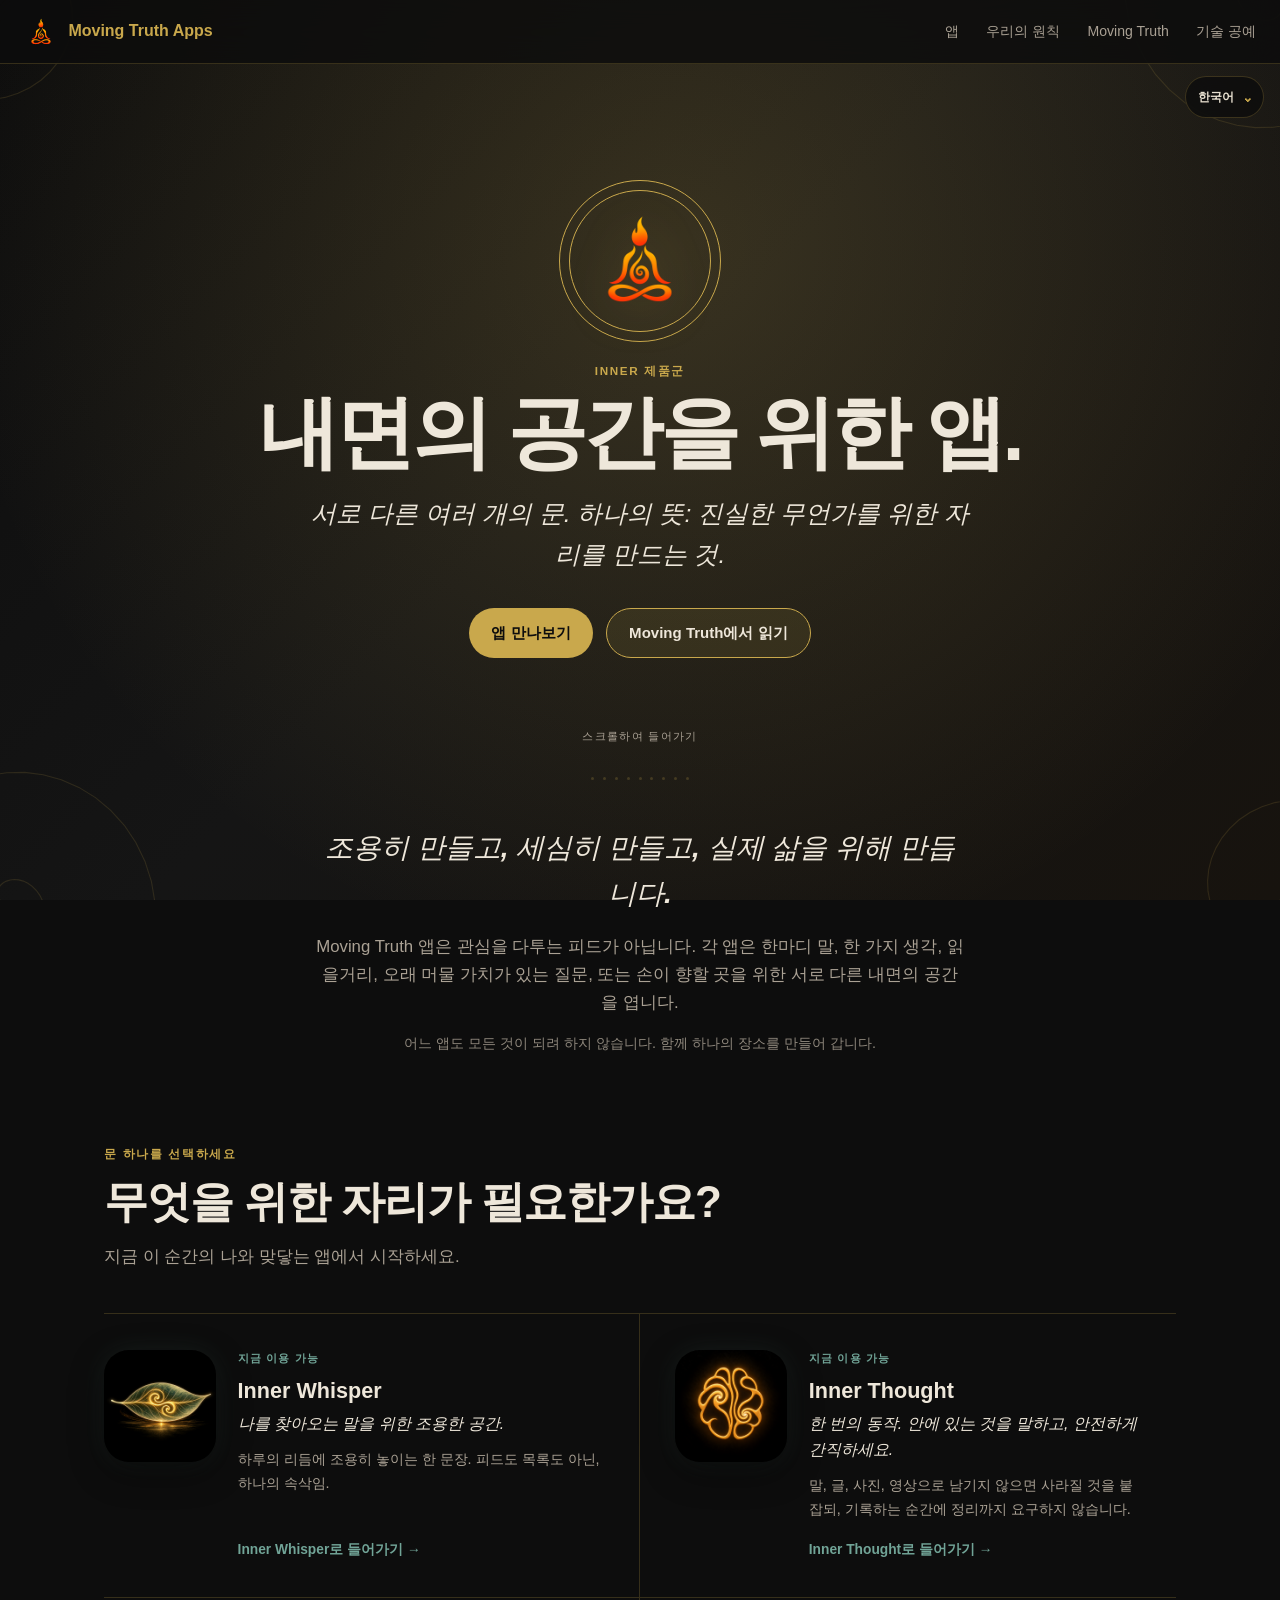
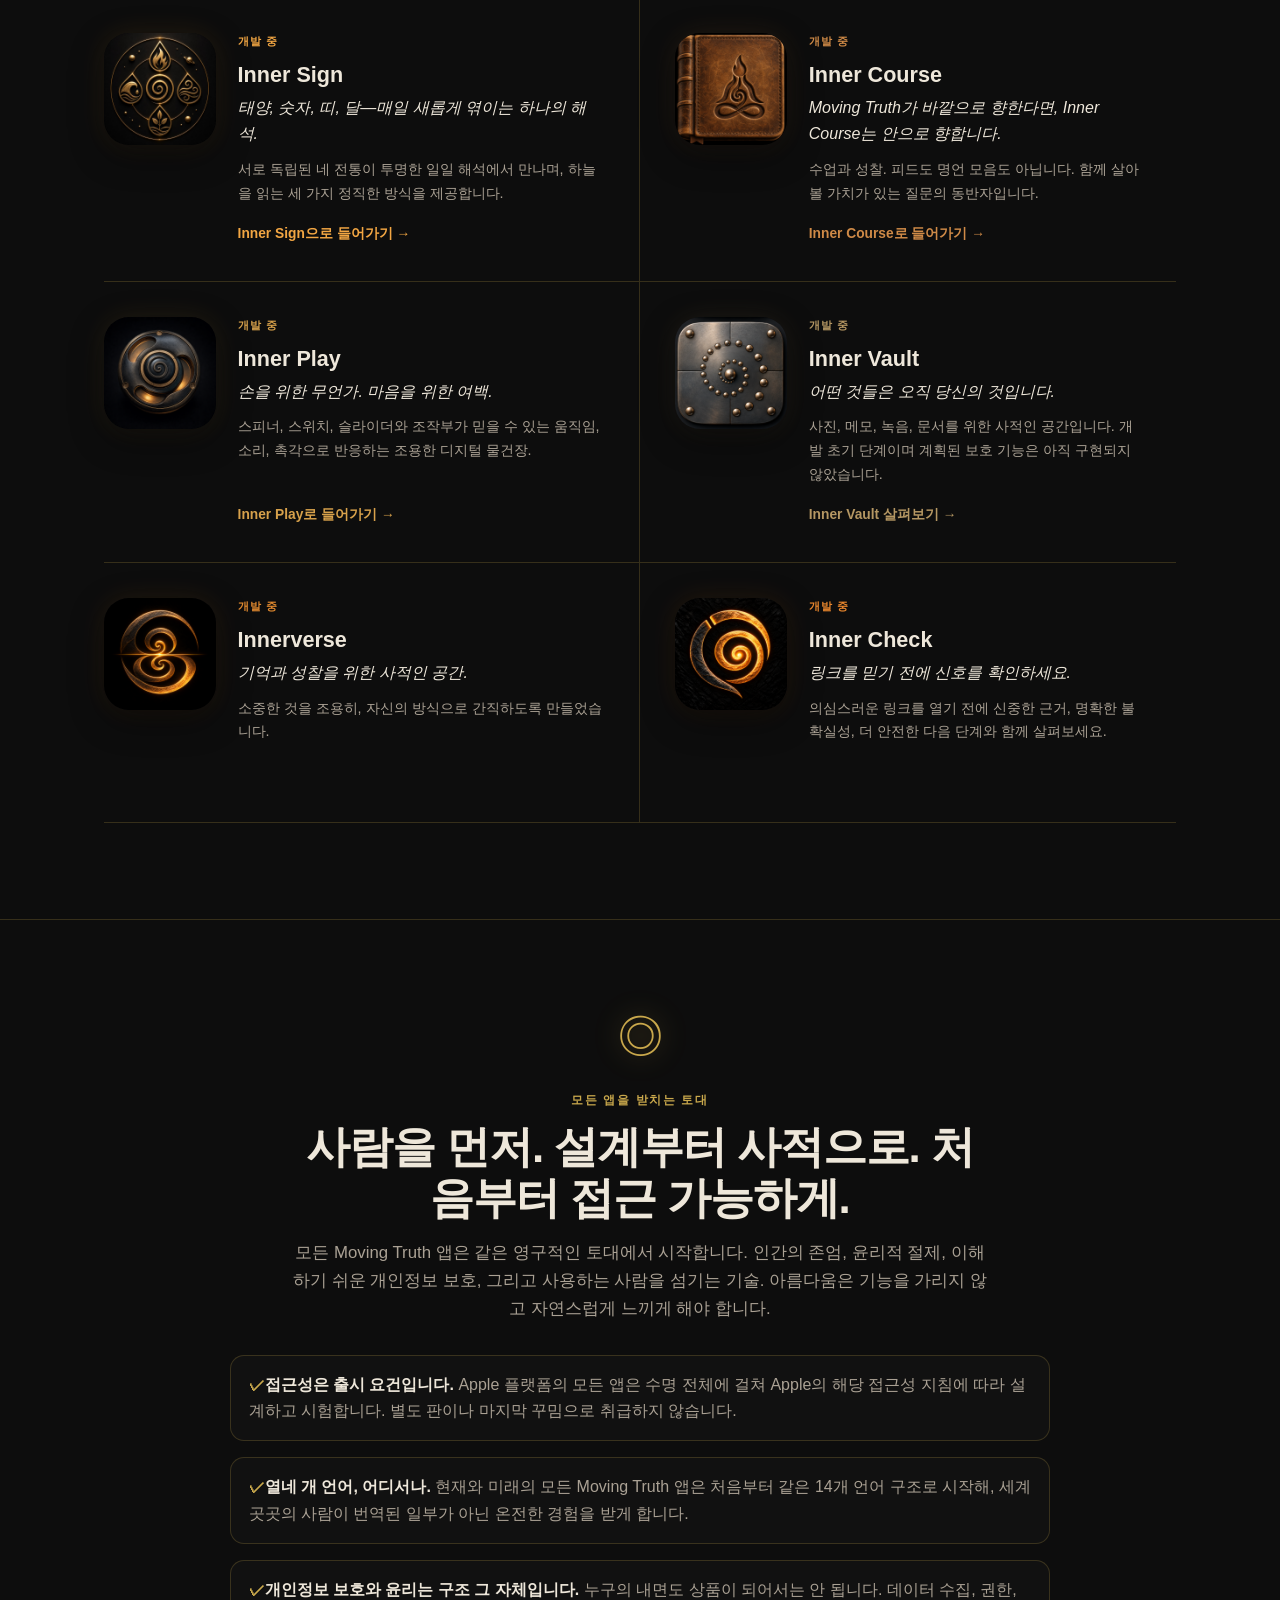
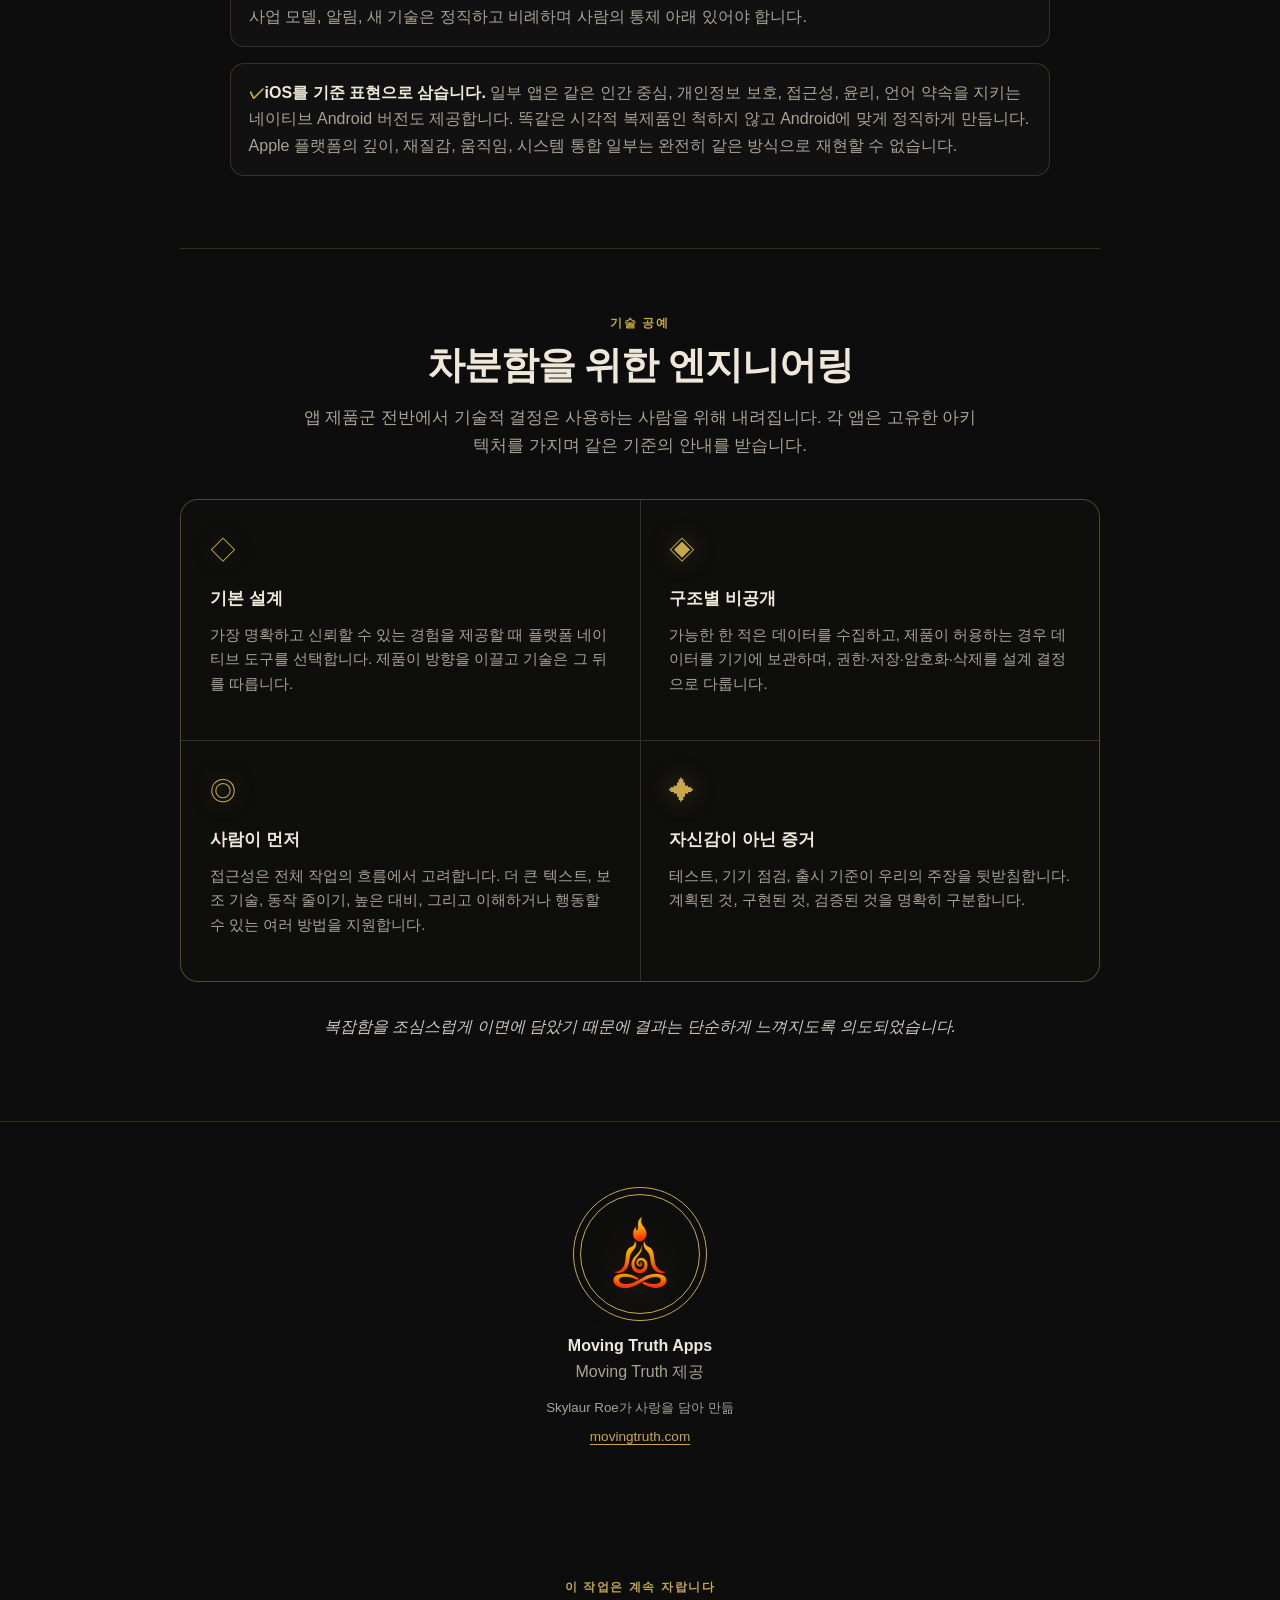
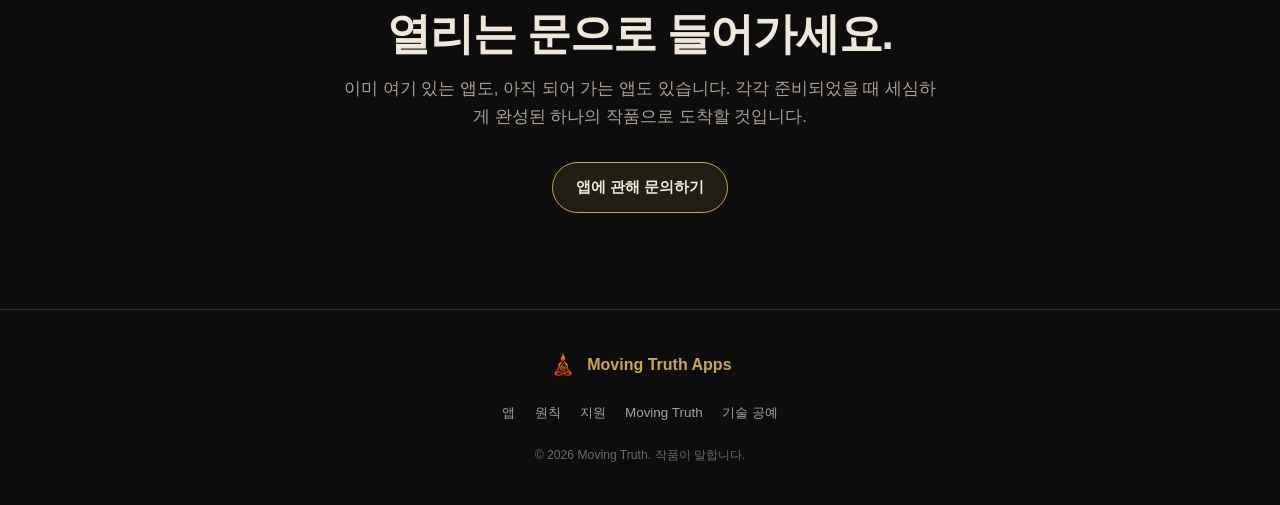
<file: ko/index.html>
<!DOCTYPE html>
<html lang="ko">
<head>
  <meta charset="UTF-8">
  <meta name="viewport" content="width=device-width, initial-scale=1.0">
  <meta name="theme-color" content="#0D0D0D">
  <meta name="description" content="Moving Truth의 Inner 앱 제품군: 성찰, 창작, 관점, 감각 놀이, 자기 이해를 위한 조용하고 사적이며 누구나 이용할 수 있는 공간입니다.">
  <meta property="og:title" content="Moving Truth Apps">
  <meta property="og:description" content="내면의 공간을 위해.">
  <meta property="og:type" content="website">
  <meta property="og:url" content="https://apps.movingtruth.com/ko/">
  <meta property="og:image" content="https://apps.movingtruth.com/assets/moving-truth-logo.png">
  <meta name="twitter:card" content="summary">
  <title>Moving Truth Apps — 내면의 공간을 위해</title>
  <link rel="icon" type="image/png" href="../assets/moving-truth-logo.png">
  <link rel="apple-touch-icon" href="../assets/moving-truth-logo.png">
  <link rel="stylesheet" href="../styles.css">
  <script src="site.js" defer></script>





















































<!-- family-localization-meta:start -->
<link rel="canonical" href="https://apps.movingtruth.com/ko/">
<link rel="alternate" hreflang="en" href="https://apps.movingtruth.com/">
<link rel="alternate" hreflang="fr" href="https://apps.movingtruth.com/fr/">
<link rel="alternate" hreflang="es" href="https://apps.movingtruth.com/es/">
<link rel="alternate" hreflang="de" href="https://apps.movingtruth.com/de/">
<link rel="alternate" hreflang="pt-BR" href="https://apps.movingtruth.com/pt-BR/">
<link rel="alternate" hreflang="it" href="https://apps.movingtruth.com/it/">
<link rel="alternate" hreflang="nl" href="https://apps.movingtruth.com/nl/">
<link rel="alternate" hreflang="hi" href="https://apps.movingtruth.com/hi/">
<link rel="alternate" hreflang="ar" href="https://apps.movingtruth.com/ar/">
<link rel="alternate" hreflang="zh-Hans" href="https://apps.movingtruth.com/zh-Hans/">
<link rel="alternate" hreflang="ja" href="https://apps.movingtruth.com/ja/">
<link rel="alternate" hreflang="ko" href="https://apps.movingtruth.com/ko/">
<link rel="alternate" hreflang="ru" href="https://apps.movingtruth.com/ru/">
<link rel="alternate" hreflang="th" href="https://apps.movingtruth.com/th/">
<link rel="alternate" hreflang="x-default" href="https://apps.movingtruth.com/">
<!-- family-localization-meta:end -->

<!-- family-localization-style:start -->
<style>
  .family-language{position:absolute;z-index:900;inset-block-start:4.75rem;inset-inline-end:1rem;color:#e8e0d0;font:600 .75rem/1.2 -apple-system,BlinkMacSystemFont,"Segoe UI",sans-serif}
  .family-language details{position:relative}
  .family-language summary{min-block-size:2.6rem;display:flex;align-items:center;gap:.55rem;padding:.3rem .75rem;list-style:none;border:1px solid rgba(201,168,76,.24);border-radius:999px;background:rgba(13,13,13,.82);cursor:pointer;backdrop-filter:blur(12px)}
  .family-language summary::-webkit-details-marker{display:none}
  .family-language summary::after{content:"⌄";font-size:1rem;color:#c9a84c}
  .family-language details[open] summary::after{transform:rotate(180deg)}
  .family-language__label{position:absolute;inline-size:1px;block-size:1px;padding:0;margin:-1px;overflow:hidden;clip:rect(0,0,0,0);white-space:nowrap;border:0}
  .family-language__menu{position:absolute;inset-block-start:calc(100% + .45rem);inset-inline-end:0;min-inline-size:12rem;max-block-size:min(65vh,28rem);overflow:auto;display:grid;gap:.2rem;padding:.4rem;border:1px solid rgba(201,168,76,.24);border-radius:16px;background:rgba(13,13,13,.97);box-shadow:0 16px 45px rgba(0,0,0,.42);backdrop-filter:blur(16px)}
  .family-language a{min-block-size:2.5rem;display:flex;align-items:center;padding:0 .7rem;border-radius:10px;color:inherit;text-decoration:none;white-space:nowrap}
  .family-language a:hover,.family-language a:focus-visible{background:rgba(201,168,76,.16);outline:2px solid transparent}
  .family-language a[aria-current="page"]{background:#c9a84c;color:#111}
  .language-suggestion{position:fixed;z-index:1100;inset-inline:50%;inset-block-end:1rem;transform:translateX(-50%);inline-size:min(calc(100% - 2rem),42rem);display:flex;align-items:center;justify-content:center;gap:.7rem;flex-wrap:wrap;padding:.8rem 1rem;border:1px solid rgba(201,168,76,.42);border-radius:16px;background:rgba(13,13,13,.96);color:#e8e0d0;font:600 .88rem/1.4 -apple-system,BlinkMacSystemFont,"Segoe UI",sans-serif;box-shadow:0 16px 45px rgba(0,0,0,.42);backdrop-filter:blur(16px)}
  .language-suggestion p{margin:0;color:#e8e0d0}
  .language-suggestion a,.language-suggestion button{min-block-size:2.35rem;display:inline-flex;align-items:center;padding:0 .8rem;border:1px solid rgba(201,168,76,.5);border-radius:999px;background:transparent;color:#e8e0d0;font:inherit;text-decoration:none;cursor:pointer}
  .language-suggestion a{background:#c9a84c;color:#111}
  .language-suggestion a:focus-visible,.language-suggestion button:focus-visible{outline:2px solid #f1d47a;outline-offset:2px}
  @media (max-width:700px){.family-language{inset-block-start:4.8rem;inset-inline-end:.75rem}}
</style>
<!-- family-localization-style:end -->
<!-- family-localization-script:start -->
<script src="../localization/language-preference.js" defer></script>
<!-- family-localization-script:end -->
</head>
<body>
<!-- family-localization:start -->
<div class="family-language">
<details>
<summary><span class="family-language__label">언어</span><span>한국어</span></summary>
<nav class="family-language__menu" aria-label="언어">
  <a href="https://apps.movingtruth.com/" lang="en" data-language-choice="en">English</a>
  <a href="https://apps.movingtruth.com/fr/" lang="fr" data-language-choice="fr">Français</a>
  <a href="https://apps.movingtruth.com/es/" lang="es" data-language-choice="es">Español</a>
  <a href="https://apps.movingtruth.com/de/" lang="de" data-language-choice="de">Deutsch</a>
  <a href="https://apps.movingtruth.com/pt-BR/" lang="pt-BR" data-language-choice="pt-BR">Português (Brasil)</a>
  <a href="https://apps.movingtruth.com/it/" lang="it" data-language-choice="it">Italiano</a>
  <a href="https://apps.movingtruth.com/nl/" lang="nl" data-language-choice="nl">Nederlands</a>
  <a href="https://apps.movingtruth.com/hi/" lang="hi" data-language-choice="hi">हिन्दी</a>
  <a href="https://apps.movingtruth.com/ar/" lang="ar" data-language-choice="ar">العربية</a>
  <a href="https://apps.movingtruth.com/zh-Hans/" lang="zh-Hans" data-language-choice="zh-Hans">简体中文</a>
  <a href="https://apps.movingtruth.com/ja/" lang="ja" data-language-choice="ja">日本語</a>
  <a href="https://apps.movingtruth.com/ko/" lang="ko" data-language-choice="ko" aria-current="page">한국어</a>
  <a href="https://apps.movingtruth.com/ru/" lang="ru" data-language-choice="ru">Русский</a>
  <a href="https://apps.movingtruth.com/th/" lang="th" data-language-choice="th">ไทย</a>
</nav>
</details>
</div>
<!-- family-localization:end -->
  <a class="skip-link" href="#main-content">주요 콘텐츠로 건너뛰기</a>

  <div class="living-canvas" aria-hidden="true">
    <div class="living-canvas__gradient"></div>
    <div class="living-canvas__glow"></div>
    <div class="living-canvas__motes" id="motes"></div>
    <svg class="living-canvas__corners" id="corner-spirals"></svg>
  </div>

  <header class="site-nav" role="banner">
    <a class="site-nav__brand" href="#top" aria-label="Moving Truth Apps 홈">
      <img src="../assets/moving-truth-logo.png" alt="">
      <span>Moving Truth Apps</span>
    </a>
    <button class="site-nav__toggle" type="button" aria-expanded="false" aria-controls="site-links">
      <span class="sr-only">탐색 열기</span>
      <span aria-hidden="true"></span><span aria-hidden="true"></span><span aria-hidden="true"></span>
    </button>
    <nav aria-label="주 탐색">
      <ul class="site-nav__links" id="site-links">
        <li><a href="#apps">앱</a></li>
        <li><a href="#principles">우리의 원칙</a></li>
        <li><a href="https://movingtruth.com">Moving Truth</a></li>
        <li><a href="#craft">기술 공예</a></li>
      </ul>
    </nav>
  </header>

  <main id="main-content">
    <section class="hero hero--hub" id="top" aria-labelledby="hero-title">
      <a class="hero__mark" href="https://movingtruth.com" aria-label="Moving Truth 방문">
        <img src="../assets/moving-truth-logo.png" alt="Moving Truth 로고">
      </a>
      <span class="hero__eyebrow">Inner 제품군</span>
      <h1 class="hero__name" id="hero-title">내면의 공간을 위한 앱.</h1>
      <p class="hero__promise">서로 다른 여러 개의 문. 하나의 뜻: 진실한 무언가를 위한 자리를 만드는 것.</p>
      <div class="hero__actions">
        <a class="button button--solid" href="#apps">앱 만나보기</a>
        <a class="button button--outline" href="https://movingtruth.com/apps/">Moving Truth에서 읽기</a>
      </div>
      <p class="hero__scroll" aria-hidden="true">스크롤하여 들어가기</p>
    </section>

    <div class="dot-row" aria-hidden="true">
      <span></span><span></span><span></span><span></span><span></span><span></span><span></span><span></span><span></span>
    </div>

    <section class="intro" aria-labelledby="family-title">
      <h2 id="family-title">조용히 만들고, 세심히 만들고, 실제 삶을 위해 만듭니다.</h2>
      <p>Moving Truth 앱은 관심을 다투는 피드가 아닙니다. 각 앱은 한마디 말, 한 가지 생각, 읽을거리, 오래 머물 가치가 있는 질문, 또는 손이 향할 곳을 위한 서로 다른 내면의 공간을 엽니다.</p>
      <p class="intro__trust">어느 앱도 모든 것이 되려 하지 않습니다. 함께 하나의 장소를 만들어 갑니다.</p>
    </section>

    <section class="app-family" id="apps" aria-labelledby="apps-title">
      <div class="section-heading">
        <span class="eyebrow">문 하나를 선택하세요</span>
        <h2 id="apps-title">무엇을 위한 자리가 필요한가요?</h2>
        <p>지금 이 순간의 나와 맞닿는 앱에서 시작하세요.</p>
      </div>

      <div class="app-grid">
        <a class="app-card" style="--card-rgb: 113, 164, 151" href="https://inner-whisper.movingtruth.com/ko/">
          <img class="app-card__icon" src="../assets/inner-whisper.png?v=20261030" alt="Inner Whisper — 앱 아이콘">
          <div class="app-card__body">
            <span class="app-card__status">지금 이용 가능</span>
            <h3>Inner Whisper</h3>
            <p class="app-card__tagline">나를 찾아오는 말을 위한 조용한 공간.</p>
            <p class="app-card__copy">하루의 리듬에 조용히 놓이는 한 문장. 피드도 목록도 아닌, 하나의 속삭임.</p>
            <span class="app-card__cta">Inner Whisper로 들어가기 →</span>
          </div>
        </a>

        <a class="app-card" style="--card-rgb: 113, 164, 151" href="https://inner-thought.movingtruth.com/ko/">
          <img class="app-card__icon" src="../assets/inner-thought.png?v=20261030" alt="Inner Thought — 앱 아이콘">
          <div class="app-card__body">
            <span class="app-card__status">지금 이용 가능</span>
            <h3>Inner Thought</h3>
            <p class="app-card__tagline">한 번의 동작. 안에 있는 것을 말하고, 안전하게 간직하세요.</p>
            <p class="app-card__copy">말, 글, 사진, 영상으로 남기지 않으면 사라질 것을 붙잡되, 기록하는 순간에 정리까지 요구하지 않습니다.</p>
            <span class="app-card__cta">Inner Thought로 들어가기 →</span>
          </div>
        </a>

        <a class="app-card" style="--card-rgb: 242, 166, 67" href="https://inner-sign.movingtruth.com/ko/">
          <img class="app-card__icon" src="../assets/inner-sign.png?v=20261030" alt="Inner Sign — 앱 아이콘">
          <div class="app-card__body">
            <span class="app-card__status">개발 중</span>
            <h3>Inner Sign</h3>
            <p class="app-card__tagline">태양, 숫자, 띠, 달—매일 새롭게 엮이는 하나의 해석.</p>
            <p class="app-card__copy">서로 독립된 네 전통이 투명한 일일 해석에서 만나며, 하늘을 읽는 세 가지 정직한 방식을 제공합니다.</p>
            <span class="app-card__cta">Inner Sign으로 들어가기 →</span>
          </div>
        </a>

        <a class="app-card" style="--card-rgb: 207, 138, 71" href="https://inner-course.movingtruth.com/ko/">
          <img class="app-card__icon" src="../assets/inner-course.png?v=20261030" alt="Inner Course — 앱 아이콘">
          <div class="app-card__body">
            <span class="app-card__status">개발 중</span>
            <h3>Inner Course</h3>
            <p class="app-card__tagline">Moving Truth가 바깥으로 향한다면, Inner Course는 안으로 향합니다.</p>
            <p class="app-card__copy">수업과 성찰. 피드도 명언 모음도 아닙니다. 함께 살아볼 가치가 있는 질문의 동반자입니다.</p>
            <span class="app-card__cta">Inner Course로 들어가기 →</span>
          </div>
        </a>

        <a class="app-card" style="--card-rgb: 215, 161, 75" href="https://inner-play.movingtruth.com/ko/">
          <img class="app-card__icon" src="../assets/inner-play.png?v=20261030" alt="Inner Play — 앱 아이콘">
          <div class="app-card__body">
            <span class="app-card__status">개발 중</span>
            <h3>Inner Play</h3>
            <p class="app-card__tagline">손을 위한 무언가. 마음을 위한 여백.</p>
            <p class="app-card__copy">스피너, 스위치, 슬라이더와 조작부가 믿을 수 있는 움직임, 소리, 촉각으로 반응하는 조용한 디지털 물건장.</p>
            <span class="app-card__cta">Inner Play로 들어가기 →</span>
          </div>
        </a>
        <a class="app-card" style="--card-rgb: 181, 151, 99" href="https://inner-vault.movingtruth.com/" hreflang="en">
          <img class="app-card__icon" src="../assets/inner-vault.png?v=20261030" alt="Inner Vault — 앱 아이콘">
          <div class="app-card__body">
            <span class="app-card__status">개발 중</span>
            <h3>Inner Vault</h3>
            <p class="app-card__tagline">어떤 것들은 오직 당신의 것입니다.</p>
            <p class="app-card__copy">사진, 메모, 녹음, 문서를 위한 사적인 공간입니다. 개발 초기 단계이며 계획된 보호 기능은 아직 구현되지 않았습니다.</p>
            <span class="app-card__cta">Inner Vault 살펴보기 →</span>
          </div>
        </a>

        <article class="app-card app-card--static" style="--card-rgb: 224, 137, 47" aria-labelledby="innerverse-card-title">
          <img class="app-card__icon" src="../assets/innerverse.png?v=20261111" alt="Innerverse — 앱 아이콘">
          <div class="app-card__body">
            <span class="app-card__status">개발 중</span>
            <h3 id="innerverse-card-title">Innerverse</h3>
            <p class="app-card__tagline">기억과 성찰을 위한 사적인 공간.</p>
            <p class="app-card__copy">소중한 것을 조용히, 자신의 방식으로 간직하도록 만들었습니다.</p>
          </div>
        </article>

        <article class="app-card app-card--static" style="--card-rgb: 234, 135, 45" aria-labelledby="inner-check-card-title">
          <img class="app-card__icon" src="../assets/inner-check.png?v=20261111" alt="Inner Check — 앱 아이콘">
          <div class="app-card__body">
            <span class="app-card__status">개발 중</span>
            <h3 id="inner-check-card-title">Inner Check</h3>
            <p class="app-card__tagline">링크를 믿기 전에 신호를 확인하세요.</p>
            <p class="app-card__copy">의심스러운 링크를 열기 전에 신중한 근거, 명확한 불확실성, 더 안전한 다음 단계와 함께 살펴보세요.</p>
          </div>
        </article>
      </div>
    </section>

    <section class="statement statement--bordered" id="principles" aria-labelledby="principles-title">
      <span class="statement__symbol" aria-hidden="true">◎</span>
      <span class="eyebrow">모든 앱을 받치는 토대</span>
      <h2 id="principles-title">사람을 먼저. 설계부터 사적으로. 처음부터 접근 가능하게.</h2>
      <p>모든 Moving Truth 앱은 같은 영구적인 토대에서 시작합니다. 인간의 존엄, 윤리적 절제, 이해하기 쉬운 개인정보 보호, 그리고 사용하는 사람을 섬기는 기술. 아름다움은 기능을 가리지 않고 자연스럽게 느끼게 해야 합니다.</p>
      <ul class="truth-list commitment-list">
        <li><strong>접근성은 출시 요건입니다.</strong> Apple 플랫폼의 모든 앱은 수명 전체에 걸쳐 Apple의 해당 접근성 지침에 따라 설계하고 시험합니다. 별도 판이나 마지막 꾸밈으로 취급하지 않습니다.</li>
        <li><strong>열네 개 언어, 어디서나.</strong> 현재와 미래의 모든 Moving Truth 앱은 처음부터 같은 14개 언어 구조로 시작해, 세계 곳곳의 사람이 번역된 일부가 아닌 온전한 경험을 받게 합니다.</li>
        <li><strong>개인정보 보호와 윤리는 구조 그 자체입니다.</strong> 누구의 내면도 상품이 되어서는 안 됩니다. 데이터 수집, 권한, 사업 모델, 알림, 새 기술은 정직하고 비례하며 사람의 통제 아래 있어야 합니다.</li>
        <li><strong>iOS를 기준 표현으로 삼습니다.</strong> 일부 앱은 같은 인간 중심, 개인정보 보호, 접근성, 윤리, 언어 약속을 지키는 네이티브 Android 버전도 제공합니다. 똑같은 시각적 복제품인 척하지 않고 Android에 맞게 정직하게 만듭니다. Apple 플랫폼의 깊이, 재질감, 움직임, 시스템 통합 일부는 완전히 같은 방식으로 재현할 수 없습니다.</li>
      </ul>

      <section class="craft" id="craft" aria-labelledby="craft-title">
        <span class="eyebrow">기술 공예</span>
        <h3 id="craft-title">차분함을 위한 엔지니어링</h3>
        <p class="craft__intro">앱 제품군 전반에서 기술적 결정은 사용하는 사람을 위해 내려집니다. 각 앱은 고유한 아키텍처를 가지며 같은 기준의 안내를 받습니다.</p>
        <div class="craft__grid">
          <article>
            <span aria-hidden="true">◇</span>
            <h4>기본 설계</h4>
            <p>가장 명확하고 신뢰할 수 있는 경험을 제공할 때 플랫폼 네이티브 도구를 선택합니다. 제품이 방향을 이끌고 기술은 그 뒤를 따릅니다.</p>
          </article>
          <article>
            <span aria-hidden="true">◈</span>
            <h4>구조별 비공개</h4>
            <p>가능한 한 적은 데이터를 수집하고, 제품이 허용하는 경우 데이터를 기기에 보관하며, 권한·저장·암호화·삭제를 설계 결정으로 다룹니다.</p>
          </article>
          <article>
            <span aria-hidden="true">◎</span>
            <h4>사람이 먼저</h4>
            <p>접근성은 전체 작업의 흐름에서 고려합니다. 더 큰 텍스트, 보조 기술, 동작 줄이기, 높은 대비, 그리고 이해하거나 행동할 수 있는 여러 방법을 지원합니다.</p>
          </article>
          <article>
            <span aria-hidden="true">✦</span>
            <h4>자신감이 아닌 증거</h4>
            <p>테스트, 기기 점검, 출시 기준이 우리의 주장을 뒷받침합니다. 계획된 것, 구현된 것, 검증된 것을 명확히 구분합니다.</p>
          </article>
        </div>
        <p class="craft__seal">복잡함을 조심스럽게 이면에 담았기 때문에 결과는 단순하게 느껴지도록 의도되었습니다.</p>
      </section>
    </section>

    <section class="moving-truth" aria-label="Moving Truth 소개">
      <a class="moving-truth__ring" href="https://movingtruth.com" aria-label="Moving Truth. movingtruth.com 열기">
        <img src="../assets/moving-truth-logo.png" alt="Moving Truth 로고">
      </a>
      <strong>Moving Truth Apps</strong>
      <span>Moving Truth 제공</span>
      <small>Skylaur Roe가 사랑을 담아 만듦</small>
      <a href="https://movingtruth.com">movingtruth.com</a>
    </section>

    <section class="closing" aria-labelledby="closing-title">
      <span class="eyebrow">이 작업은 계속 자랍니다</span>
      <h2 id="closing-title">열리는 문으로 들어가세요.</h2>
      <p>이미 여기 있는 앱도, 아직 되어 가는 앱도 있습니다. 각각 준비되었을 때 세심하게 완성된 하나의 작품으로 도착할 것입니다.</p>
      <a class="button button--outline" href="mailto:support@movingtruth.com?subject=Moving%20Truth%20Apps">앱에 관해 문의하기</a>
    </section>
  </main>

  <footer>
    <div class="footer__brand"><img src="../assets/moving-truth-logo.png" alt=""><strong>Moving Truth Apps</strong></div>
    <nav aria-label="바닥글 탐색">
      <ul>
        <li><a href="#apps">앱</a></li>
        <li><a href="#principles">원칙</a></li>
        <li><a href="mailto:support@movingtruth.com">지원</a></li>
        <li><a href="https://movingtruth.com">Moving Truth</a></li>
        <li><a href="#craft">기술 공예</a></li>
      </ul>
    </nav>
    <p>© 2026 Moving Truth. 작품이 말합니다.</p>
  </footer>
</body>
</html>
</file>
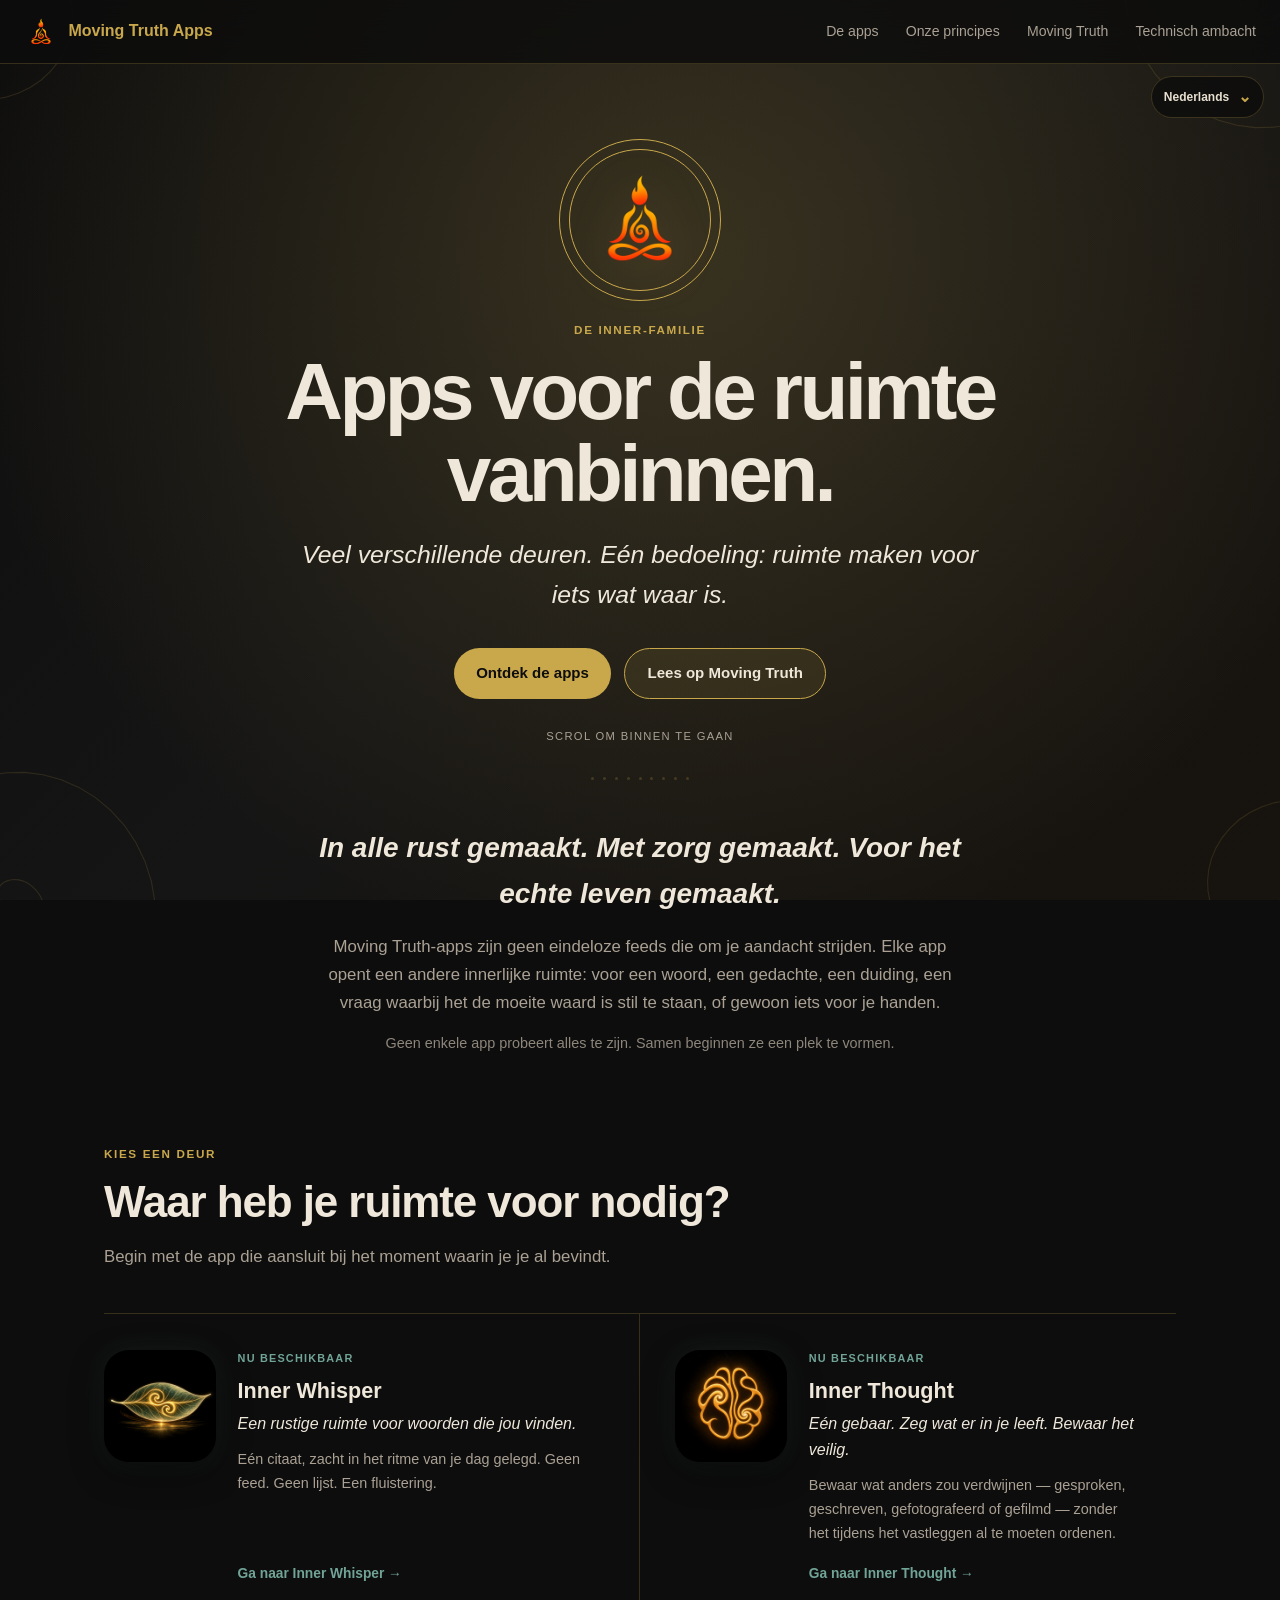
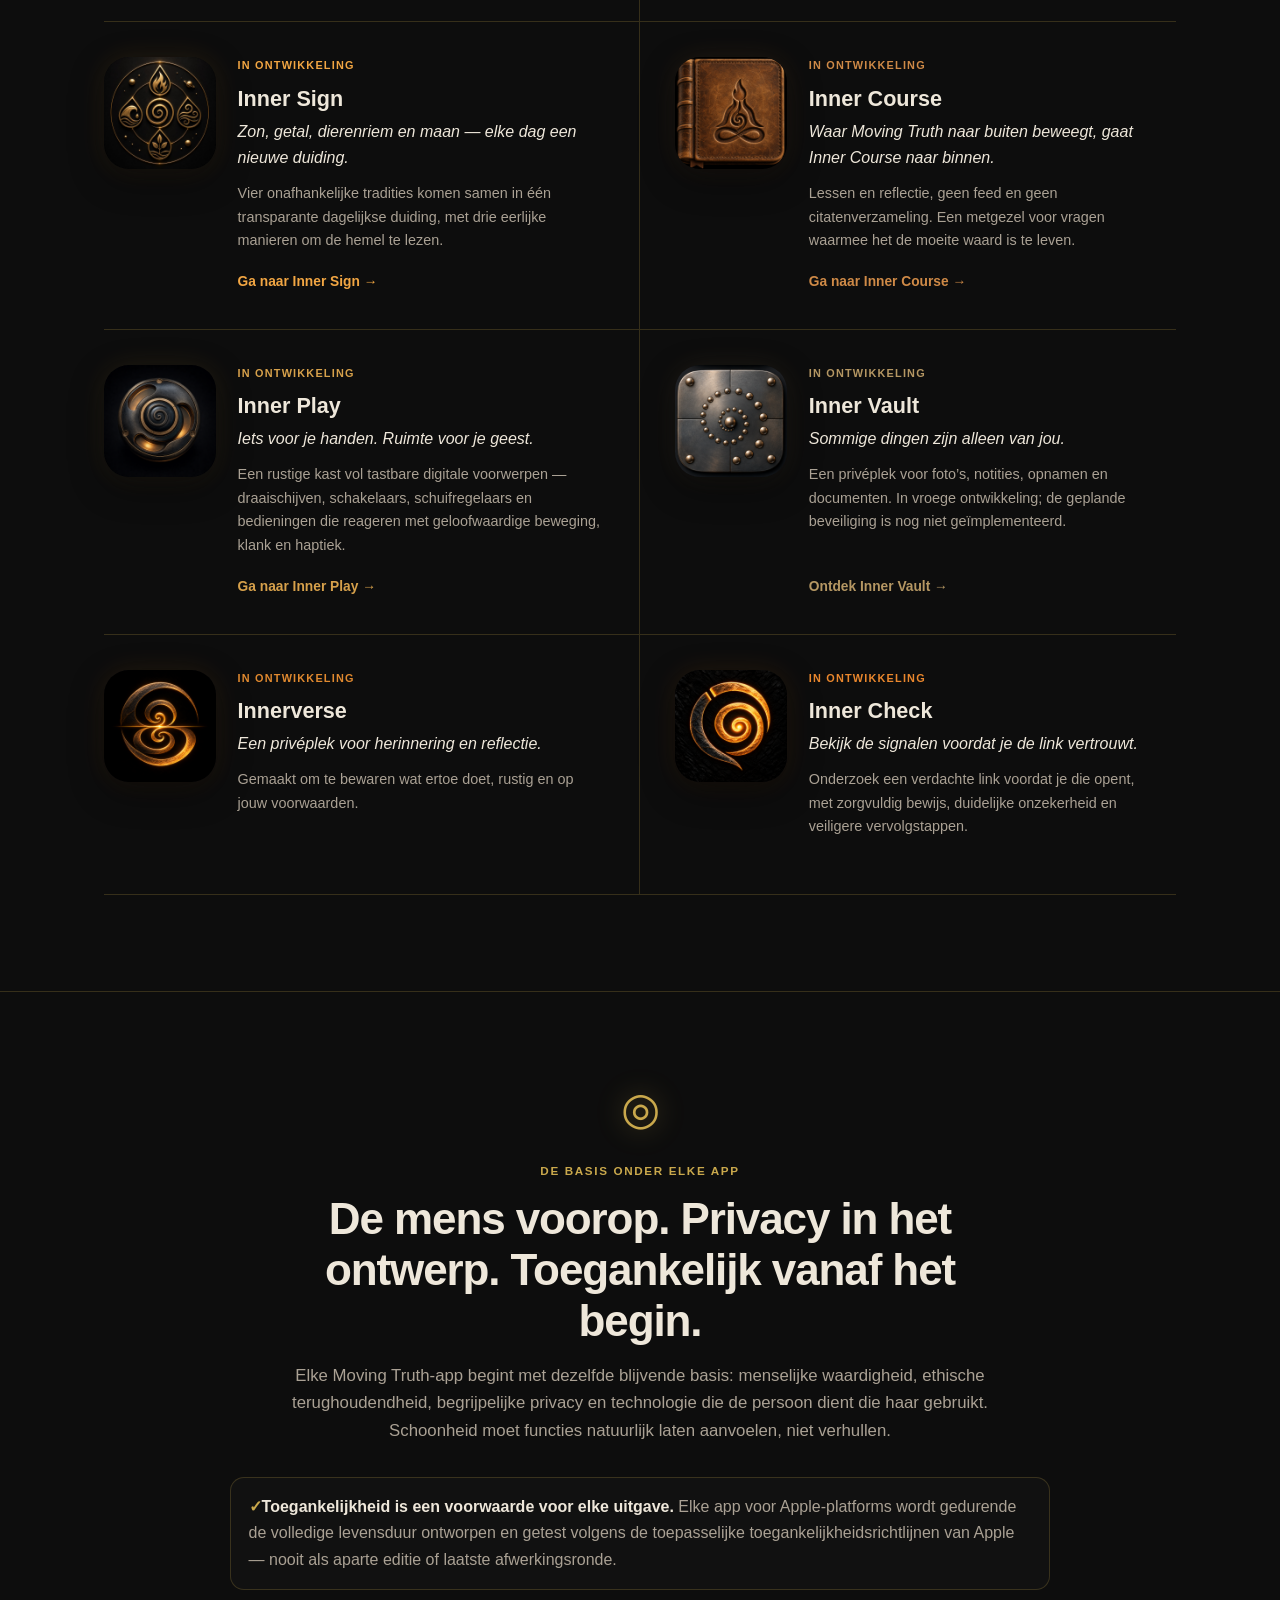
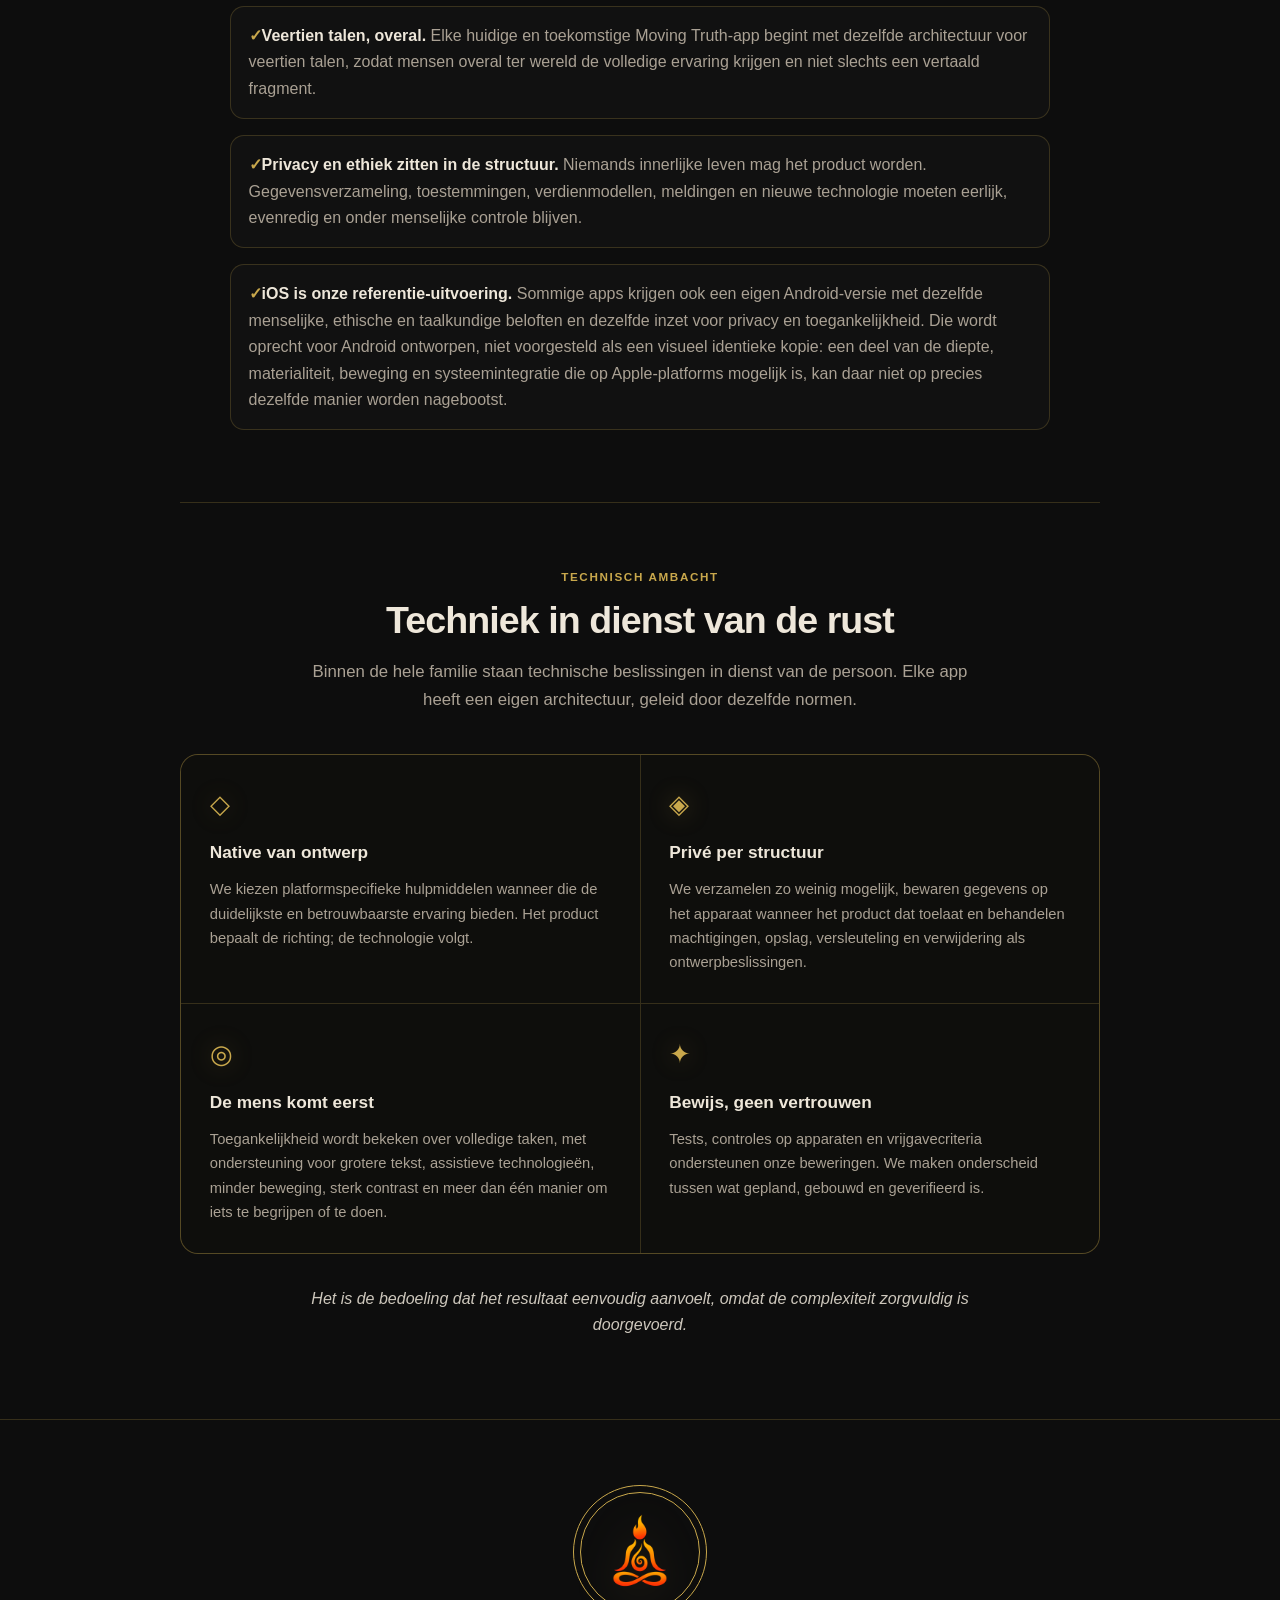
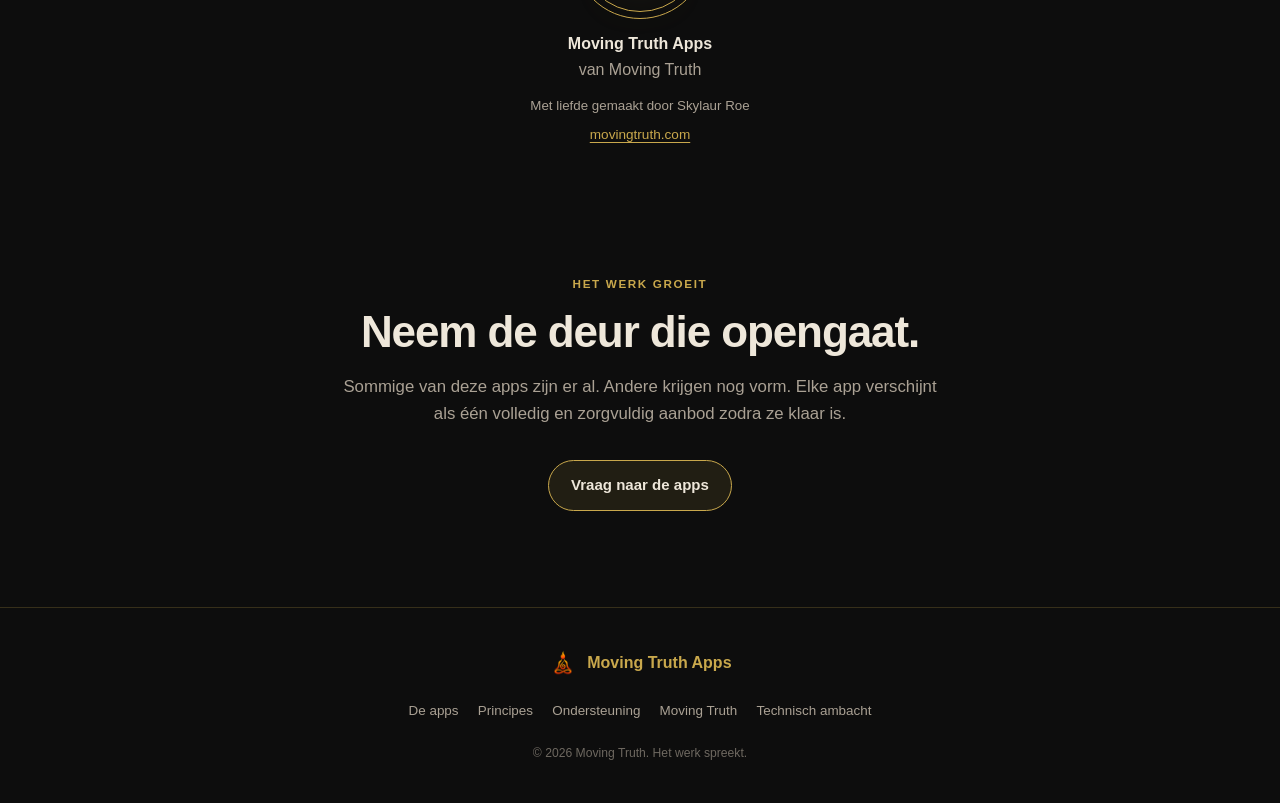
<file: nl/index.html>
<!DOCTYPE html>
<html lang="nl">
<head>
  <meta charset="UTF-8">
  <meta name="viewport" content="width=device-width, initial-scale=1.0">
  <meta name="theme-color" content="#0D0D0D">
  <meta name="description" content="De Inner-appfamilie van Moving Truth: rustige, besloten en toegankelijke ruimtes voor reflectie, creativiteit, nieuwe perspectieven, zintuiglijk spel en zelfkennis.">
  <meta property="og:title" content="Moving Truth Apps">
  <meta property="og:description" content="Gemaakt voor de ruimte vanbinnen.">
  <meta property="og:type" content="website">
  <meta property="og:url" content="https://apps.movingtruth.com/nl/">
  <meta property="og:image" content="https://apps.movingtruth.com/assets/moving-truth-logo.png">
  <meta name="twitter:card" content="summary">
  <title>Moving Truth Apps — Gemaakt voor de ruimte vanbinnen</title>
  <link rel="icon" type="image/png" href="../assets/moving-truth-logo.png">
  <link rel="apple-touch-icon" href="../assets/moving-truth-logo.png">
  <link rel="stylesheet" href="../styles.css">
  <script src="site.js" defer></script>





















































<!-- family-localization-meta:start -->
<link rel="canonical" href="https://apps.movingtruth.com/nl/">
<link rel="alternate" hreflang="en" href="https://apps.movingtruth.com/">
<link rel="alternate" hreflang="fr" href="https://apps.movingtruth.com/fr/">
<link rel="alternate" hreflang="es" href="https://apps.movingtruth.com/es/">
<link rel="alternate" hreflang="de" href="https://apps.movingtruth.com/de/">
<link rel="alternate" hreflang="pt-BR" href="https://apps.movingtruth.com/pt-BR/">
<link rel="alternate" hreflang="it" href="https://apps.movingtruth.com/it/">
<link rel="alternate" hreflang="nl" href="https://apps.movingtruth.com/nl/">
<link rel="alternate" hreflang="hi" href="https://apps.movingtruth.com/hi/">
<link rel="alternate" hreflang="ar" href="https://apps.movingtruth.com/ar/">
<link rel="alternate" hreflang="zh-Hans" href="https://apps.movingtruth.com/zh-Hans/">
<link rel="alternate" hreflang="ja" href="https://apps.movingtruth.com/ja/">
<link rel="alternate" hreflang="ko" href="https://apps.movingtruth.com/ko/">
<link rel="alternate" hreflang="ru" href="https://apps.movingtruth.com/ru/">
<link rel="alternate" hreflang="th" href="https://apps.movingtruth.com/th/">
<link rel="alternate" hreflang="x-default" href="https://apps.movingtruth.com/">
<!-- family-localization-meta:end -->

<!-- family-localization-style:start -->
<style>
  .family-language{position:absolute;z-index:900;inset-block-start:4.75rem;inset-inline-end:1rem;color:#e8e0d0;font:600 .75rem/1.2 -apple-system,BlinkMacSystemFont,"Segoe UI",sans-serif}
  .family-language details{position:relative}
  .family-language summary{min-block-size:2.6rem;display:flex;align-items:center;gap:.55rem;padding:.3rem .75rem;list-style:none;border:1px solid rgba(201,168,76,.24);border-radius:999px;background:rgba(13,13,13,.82);cursor:pointer;backdrop-filter:blur(12px)}
  .family-language summary::-webkit-details-marker{display:none}
  .family-language summary::after{content:"⌄";font-size:1rem;color:#c9a84c}
  .family-language details[open] summary::after{transform:rotate(180deg)}
  .family-language__label{position:absolute;inline-size:1px;block-size:1px;padding:0;margin:-1px;overflow:hidden;clip:rect(0,0,0,0);white-space:nowrap;border:0}
  .family-language__menu{position:absolute;inset-block-start:calc(100% + .45rem);inset-inline-end:0;min-inline-size:12rem;max-block-size:min(65vh,28rem);overflow:auto;display:grid;gap:.2rem;padding:.4rem;border:1px solid rgba(201,168,76,.24);border-radius:16px;background:rgba(13,13,13,.97);box-shadow:0 16px 45px rgba(0,0,0,.42);backdrop-filter:blur(16px)}
  .family-language a{min-block-size:2.5rem;display:flex;align-items:center;padding:0 .7rem;border-radius:10px;color:inherit;text-decoration:none;white-space:nowrap}
  .family-language a:hover,.family-language a:focus-visible{background:rgba(201,168,76,.16);outline:2px solid transparent}
  .family-language a[aria-current="page"]{background:#c9a84c;color:#111}
  .language-suggestion{position:fixed;z-index:1100;inset-inline:50%;inset-block-end:1rem;transform:translateX(-50%);inline-size:min(calc(100% - 2rem),42rem);display:flex;align-items:center;justify-content:center;gap:.7rem;flex-wrap:wrap;padding:.8rem 1rem;border:1px solid rgba(201,168,76,.42);border-radius:16px;background:rgba(13,13,13,.96);color:#e8e0d0;font:600 .88rem/1.4 -apple-system,BlinkMacSystemFont,"Segoe UI",sans-serif;box-shadow:0 16px 45px rgba(0,0,0,.42);backdrop-filter:blur(16px)}
  .language-suggestion p{margin:0;color:#e8e0d0}
  .language-suggestion a,.language-suggestion button{min-block-size:2.35rem;display:inline-flex;align-items:center;padding:0 .8rem;border:1px solid rgba(201,168,76,.5);border-radius:999px;background:transparent;color:#e8e0d0;font:inherit;text-decoration:none;cursor:pointer}
  .language-suggestion a{background:#c9a84c;color:#111}
  .language-suggestion a:focus-visible,.language-suggestion button:focus-visible{outline:2px solid #f1d47a;outline-offset:2px}
  @media (max-width:700px){.family-language{inset-block-start:4.8rem;inset-inline-end:.75rem}}
</style>
<!-- family-localization-style:end -->
<!-- family-localization-script:start -->
<script src="../localization/language-preference.js" defer></script>
<!-- family-localization-script:end -->
</head>
<body>
<!-- family-localization:start -->
<div class="family-language">
<details>
<summary><span class="family-language__label">Taal</span><span>Nederlands</span></summary>
<nav class="family-language__menu" aria-label="Taal">
  <a href="https://apps.movingtruth.com/" lang="en" data-language-choice="en">English</a>
  <a href="https://apps.movingtruth.com/fr/" lang="fr" data-language-choice="fr">Français</a>
  <a href="https://apps.movingtruth.com/es/" lang="es" data-language-choice="es">Español</a>
  <a href="https://apps.movingtruth.com/de/" lang="de" data-language-choice="de">Deutsch</a>
  <a href="https://apps.movingtruth.com/pt-BR/" lang="pt-BR" data-language-choice="pt-BR">Português (Brasil)</a>
  <a href="https://apps.movingtruth.com/it/" lang="it" data-language-choice="it">Italiano</a>
  <a href="https://apps.movingtruth.com/nl/" lang="nl" data-language-choice="nl" aria-current="page">Nederlands</a>
  <a href="https://apps.movingtruth.com/hi/" lang="hi" data-language-choice="hi">हिन्दी</a>
  <a href="https://apps.movingtruth.com/ar/" lang="ar" data-language-choice="ar">العربية</a>
  <a href="https://apps.movingtruth.com/zh-Hans/" lang="zh-Hans" data-language-choice="zh-Hans">简体中文</a>
  <a href="https://apps.movingtruth.com/ja/" lang="ja" data-language-choice="ja">日本語</a>
  <a href="https://apps.movingtruth.com/ko/" lang="ko" data-language-choice="ko">한국어</a>
  <a href="https://apps.movingtruth.com/ru/" lang="ru" data-language-choice="ru">Русский</a>
  <a href="https://apps.movingtruth.com/th/" lang="th" data-language-choice="th">ไทย</a>
</nav>
</details>
</div>
<!-- family-localization:end -->
  <a class="skip-link" href="#main-content">Ga naar de hoofdinhoud</a>

  <div class="living-canvas" aria-hidden="true">
    <div class="living-canvas__gradient"></div>
    <div class="living-canvas__glow"></div>
    <div class="living-canvas__motes" id="motes"></div>
    <svg class="living-canvas__corners" id="corner-spirals"></svg>
  </div>

  <header class="site-nav" role="banner">
    <a class="site-nav__brand" href="#top" aria-label="Startpagina van Moving Truth Apps">
      <img src="../assets/moving-truth-logo.png" alt="">
      <span>Moving Truth Apps</span>
    </a>
    <button class="site-nav__toggle" type="button" aria-expanded="false" aria-controls="site-links">
      <span class="sr-only">Navigatie openen</span>
      <span aria-hidden="true"></span><span aria-hidden="true"></span><span aria-hidden="true"></span>
    </button>
    <nav aria-label="Hoofdnavigatie">
      <ul class="site-nav__links" id="site-links">
        <li><a href="#apps">De apps</a></li>
        <li><a href="#principles">Onze principes</a></li>
        <li><a href="https://movingtruth.com">Moving Truth</a></li>
        <li><a href="#craft">Technisch ambacht</a></li>
      </ul>
    </nav>
  </header>

  <main id="main-content">
    <section class="hero hero--hub" id="top" aria-labelledby="hero-title">
      <a class="hero__mark" href="https://movingtruth.com" aria-label="Moving Truth bezoeken">
        <img src="../assets/moving-truth-logo.png" alt="Logo van Moving Truth">
      </a>
      <span class="hero__eyebrow">De Inner-familie</span>
      <h1 class="hero__name" id="hero-title">Apps voor de ruimte vanbinnen.</h1>
      <p class="hero__promise">Veel verschillende deuren. Eén bedoeling: ruimte maken voor iets wat waar is.</p>
      <div class="hero__actions">
        <a class="button button--solid" href="#apps">Ontdek de apps</a>
        <a class="button button--outline" href="https://movingtruth.com/apps/">Lees op Moving Truth</a>
      </div>
      <p class="hero__scroll" aria-hidden="true">scrol om binnen te gaan</p>
    </section>

    <div class="dot-row" aria-hidden="true">
      <span></span><span></span><span></span><span></span><span></span><span></span><span></span><span></span><span></span>
    </div>

    <section class="intro" aria-labelledby="family-title">
      <h2 id="family-title">In alle rust gemaakt. Met zorg gemaakt. Voor het echte leven gemaakt.</h2>
      <p>Moving Truth-apps zijn geen eindeloze feeds die om je aandacht strijden. Elke app opent een andere innerlijke ruimte: voor een woord, een gedachte, een duiding, een vraag waarbij het de moeite waard is stil te staan, of gewoon iets voor je handen.</p>
      <p class="intro__trust">Geen enkele app probeert alles te zijn. Samen beginnen ze een plek te vormen.</p>
    </section>

    <section class="app-family" id="apps" aria-labelledby="apps-title">
      <div class="section-heading">
        <span class="eyebrow">Kies een deur</span>
        <h2 id="apps-title">Waar heb je ruimte voor nodig?</h2>
        <p>Begin met de app die aansluit bij het moment waarin je je al bevindt.</p>
      </div>

      <div class="app-grid">
        <a class="app-card" style="--card-rgb: 113, 164, 151" href="https://inner-whisper.movingtruth.com/nl/">
          <img class="app-card__icon" src="../assets/inner-whisper.png?v=20261030" alt="Inner Whisper — app-pictogram">
          <div class="app-card__body">
            <span class="app-card__status">Nu beschikbaar</span>
            <h3>Inner Whisper</h3>
            <p class="app-card__tagline">Een rustige ruimte voor woorden die jou vinden.</p>
            <p class="app-card__copy">Eén citaat, zacht in het ritme van je dag gelegd. Geen feed. Geen lijst. Een fluistering.</p>
            <span class="app-card__cta">Ga naar Inner Whisper →</span>
          </div>
        </a>

        <a class="app-card" style="--card-rgb: 113, 164, 151" href="https://inner-thought.movingtruth.com/nl/">
          <img class="app-card__icon" src="../assets/inner-thought.png?v=20261030" alt="Inner Thought — app-pictogram">
          <div class="app-card__body">
            <span class="app-card__status">Nu beschikbaar</span>
            <h3>Inner Thought</h3>
            <p class="app-card__tagline">Eén gebaar. Zeg wat er in je leeft. Bewaar het veilig.</p>
            <p class="app-card__copy">Bewaar wat anders zou verdwijnen — gesproken, geschreven, gefotografeerd of gefilmd — zonder het tijdens het vastleggen al te moeten ordenen.</p>
            <span class="app-card__cta">Ga naar Inner Thought →</span>
          </div>
        </a>

        <a class="app-card" style="--card-rgb: 242, 166, 67" href="https://inner-sign.movingtruth.com/nl/">
          <img class="app-card__icon" src="../assets/inner-sign.png?v=20261030" alt="Inner Sign — app-pictogram">
          <div class="app-card__body">
            <span class="app-card__status">In ontwikkeling</span>
            <h3>Inner Sign</h3>
            <p class="app-card__tagline">Zon, getal, dierenriem en maan — elke dag een nieuwe duiding.</p>
            <p class="app-card__copy">Vier onafhankelijke tradities komen samen in één transparante dagelijkse duiding, met drie eerlijke manieren om de hemel te lezen.</p>
            <span class="app-card__cta">Ga naar Inner Sign →</span>
          </div>
        </a>

        <a class="app-card" style="--card-rgb: 207, 138, 71" href="https://inner-course.movingtruth.com/nl/">
          <img class="app-card__icon" src="../assets/inner-course.png?v=20261030" alt="Inner Course — app-pictogram">
          <div class="app-card__body">
            <span class="app-card__status">In ontwikkeling</span>
            <h3>Inner Course</h3>
            <p class="app-card__tagline">Waar Moving Truth naar buiten beweegt, gaat Inner Course naar binnen.</p>
            <p class="app-card__copy">Lessen en reflectie, geen feed en geen citatenverzameling. Een metgezel voor vragen waarmee het de moeite waard is te leven.</p>
            <span class="app-card__cta">Ga naar Inner Course →</span>
          </div>
        </a>

        <a class="app-card" style="--card-rgb: 215, 161, 75" href="https://inner-play.movingtruth.com/nl/">
          <img class="app-card__icon" src="../assets/inner-play.png?v=20261030" alt="Inner Play — app-pictogram">
          <div class="app-card__body">
            <span class="app-card__status">In ontwikkeling</span>
            <h3>Inner Play</h3>
            <p class="app-card__tagline">Iets voor je handen. Ruimte voor je geest.</p>
            <p class="app-card__copy">Een rustige kast vol tastbare digitale voorwerpen — draaischijven, schakelaars, schuifregelaars en bedieningen die reageren met geloofwaardige beweging, klank en haptiek.</p>
            <span class="app-card__cta">Ga naar Inner Play →</span>
          </div>
        </a>
        <a class="app-card" style="--card-rgb: 181, 151, 99" href="https://inner-vault.movingtruth.com/" hreflang="en">
          <img class="app-card__icon" src="../assets/inner-vault.png?v=20261030" alt="Inner Vault — app-pictogram">
          <div class="app-card__body">
            <span class="app-card__status">In ontwikkeling</span>
            <h3>Inner Vault</h3>
            <p class="app-card__tagline">Sommige dingen zijn alleen van jou.</p>
            <p class="app-card__copy">Een privéplek voor foto’s, notities, opnamen en documenten. In vroege ontwikkeling; de geplande beveiliging is nog niet geïmplementeerd.</p>
            <span class="app-card__cta">Ontdek Inner Vault →</span>
          </div>
        </a>

        <article class="app-card app-card--static" style="--card-rgb: 224, 137, 47" aria-labelledby="innerverse-card-title">
          <img class="app-card__icon" src="../assets/innerverse.png?v=20261111" alt="Innerverse — app-pictogram">
          <div class="app-card__body">
            <span class="app-card__status">In ontwikkeling</span>
            <h3 id="innerverse-card-title">Innerverse</h3>
            <p class="app-card__tagline">Een privéplek voor herinnering en reflectie.</p>
            <p class="app-card__copy">Gemaakt om te bewaren wat ertoe doet, rustig en op jouw voorwaarden.</p>
          </div>
        </article>

        <article class="app-card app-card--static" style="--card-rgb: 234, 135, 45" aria-labelledby="inner-check-card-title">
          <img class="app-card__icon" src="../assets/inner-check.png?v=20261111" alt="Inner Check — app-pictogram">
          <div class="app-card__body">
            <span class="app-card__status">In ontwikkeling</span>
            <h3 id="inner-check-card-title">Inner Check</h3>
            <p class="app-card__tagline">Bekijk de signalen voordat je de link vertrouwt.</p>
            <p class="app-card__copy">Onderzoek een verdachte link voordat je die opent, met zorgvuldig bewijs, duidelijke onzekerheid en veiligere vervolgstappen.</p>
          </div>
        </article>
      </div>
    </section>

    <section class="statement statement--bordered" id="principles" aria-labelledby="principles-title">
      <span class="statement__symbol" aria-hidden="true">◎</span>
      <span class="eyebrow">De basis onder elke app</span>
      <h2 id="principles-title">De mens voorop. Privacy in het ontwerp. Toegankelijk vanaf het begin.</h2>
      <p>Elke Moving Truth-app begint met dezelfde blijvende basis: menselijke waardigheid, ethische terughoudendheid, begrijpelijke privacy en technologie die de persoon dient die haar gebruikt. Schoonheid moet functies natuurlijk laten aanvoelen, niet verhullen.</p>
      <ul class="truth-list commitment-list">
        <li><strong>Toegankelijkheid is een voorwaarde voor elke uitgave.</strong> Elke app voor Apple-platforms wordt gedurende de volledige levensduur ontworpen en getest volgens de toepasselijke toegankelijkheidsrichtlijnen van Apple — nooit als aparte editie of laatste afwerkingsronde.</li>
        <li><strong>Veertien talen, overal.</strong> Elke huidige en toekomstige Moving Truth-app begint met dezelfde architectuur voor veertien talen, zodat mensen overal ter wereld de volledige ervaring krijgen en niet slechts een vertaald fragment.</li>
        <li><strong>Privacy en ethiek zitten in de structuur.</strong> Niemands innerlijke leven mag het product worden. Gegevensverzameling, toestemmingen, verdienmodellen, meldingen en nieuwe technologie moeten eerlijk, evenredig en onder menselijke controle blijven.</li>
        <li><strong>iOS is onze referentie-uitvoering.</strong> Sommige apps krijgen ook een eigen Android-versie met dezelfde menselijke, ethische en taalkundige beloften en dezelfde inzet voor privacy en toegankelijkheid. Die wordt oprecht voor Android ontworpen, niet voorgesteld als een visueel identieke kopie: een deel van de diepte, materialiteit, beweging en systeemintegratie die op Apple-platforms mogelijk is, kan daar niet op precies dezelfde manier worden nagebootst.</li>
      </ul>

      <section class="craft" id="craft" aria-labelledby="craft-title">
        <span class="eyebrow">Technisch ambacht</span>
        <h3 id="craft-title">Techniek in dienst van de rust</h3>
        <p class="craft__intro">Binnen de hele familie staan technische beslissingen in dienst van de persoon. Elke app heeft een eigen architectuur, geleid door dezelfde normen.</p>
        <div class="craft__grid">
          <article>
            <span aria-hidden="true">◇</span>
            <h4>Native van ontwerp</h4>
            <p>We kiezen platformspecifieke hulpmiddelen wanneer die de duidelijkste en betrouwbaarste ervaring bieden. Het product bepaalt de richting; de technologie volgt.</p>
          </article>
          <article>
            <span aria-hidden="true">◈</span>
            <h4>Privé per structuur</h4>
            <p>We verzamelen zo weinig mogelijk, bewaren gegevens op het apparaat wanneer het product dat toelaat en behandelen machtigingen, opslag, versleuteling en verwijdering als ontwerpbeslissingen.</p>
          </article>
          <article>
            <span aria-hidden="true">◎</span>
            <h4>De mens komt eerst</h4>
            <p>Toegankelijkheid wordt bekeken over volledige taken, met ondersteuning voor grotere tekst, assistieve technologieën, minder beweging, sterk contrast en meer dan één manier om iets te begrijpen of te doen.</p>
          </article>
          <article>
            <span aria-hidden="true">✦</span>
            <h4>Bewijs, geen vertrouwen</h4>
            <p>Tests, controles op apparaten en vrijgavecriteria ondersteunen onze beweringen. We maken onderscheid tussen wat gepland, gebouwd en geverifieerd is.</p>
          </article>
        </div>
        <p class="craft__seal">Het is de bedoeling dat het resultaat eenvoudig aanvoelt, omdat de complexiteit zorgvuldig is doorgevoerd.</p>
      </section>
    </section>

    <section class="moving-truth" aria-label="Over Moving Truth">
      <a class="moving-truth__ring" href="https://movingtruth.com" aria-label="Moving Truth. Opent movingtruth.com">
        <img src="../assets/moving-truth-logo.png" alt="Logo van Moving Truth">
      </a>
      <strong>Moving Truth Apps</strong>
      <span>van Moving Truth</span>
      <small>Met liefde gemaakt door Skylaur Roe</small>
      <a href="https://movingtruth.com">movingtruth.com</a>
    </section>

    <section class="closing" aria-labelledby="closing-title">
      <span class="eyebrow">Het werk groeit</span>
      <h2 id="closing-title">Neem de deur die opengaat.</h2>
      <p>Sommige van deze apps zijn er al. Andere krijgen nog vorm. Elke app verschijnt als één volledig en zorgvuldig aanbod zodra ze klaar is.</p>
      <a class="button button--outline" href="mailto:support@movingtruth.com?subject=Moving%20Truth%20Apps">Vraag naar de apps</a>
    </section>
  </main>

  <footer>
    <div class="footer__brand"><img src="../assets/moving-truth-logo.png" alt=""><strong>Moving Truth Apps</strong></div>
    <nav aria-label="Voettekstnavigatie">
      <ul>
        <li><a href="#apps">De apps</a></li>
        <li><a href="#principles">Principes</a></li>
        <li><a href="mailto:support@movingtruth.com">Ondersteuning</a></li>
        <li><a href="https://movingtruth.com">Moving Truth</a></li>
        <li><a href="#craft">Technisch ambacht</a></li>
      </ul>
    </nav>
    <p>© 2026 Moving Truth. Het werk spreekt.</p>
  </footer>
</body>
</html>
</file>
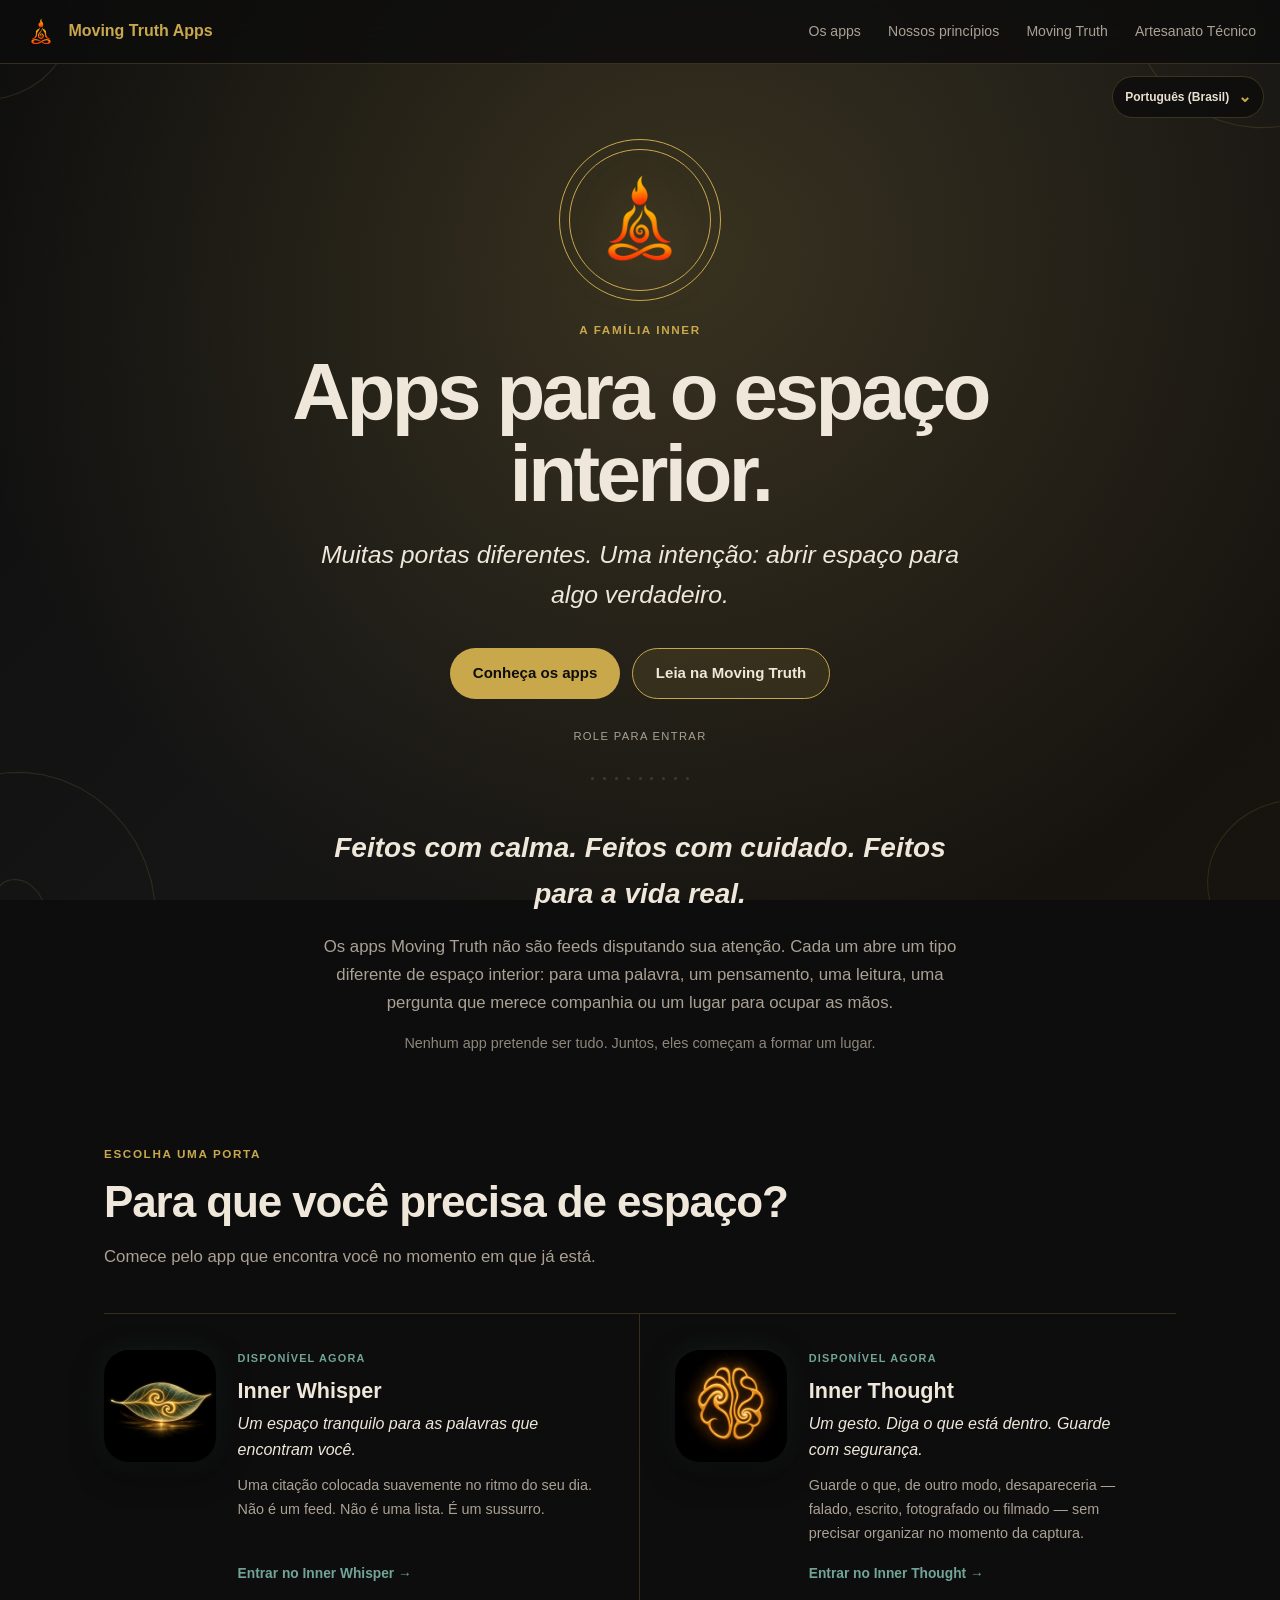
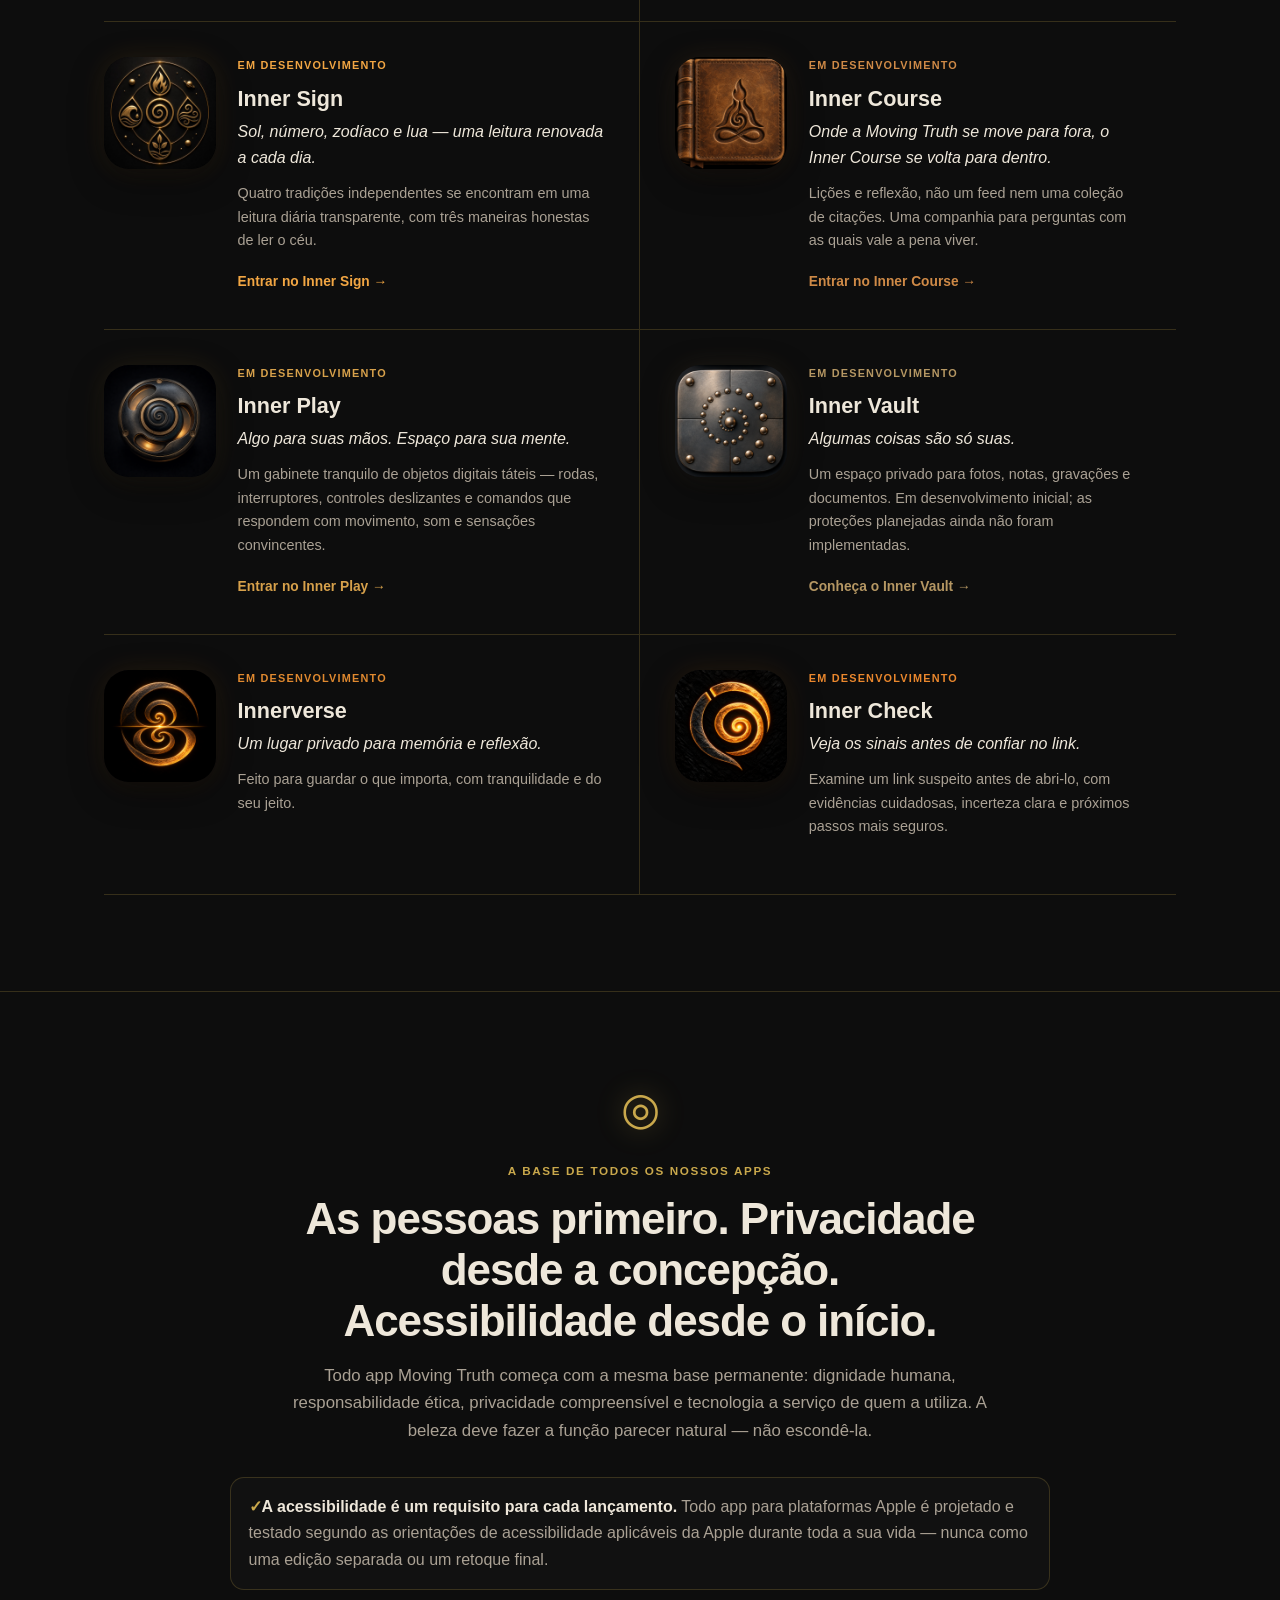
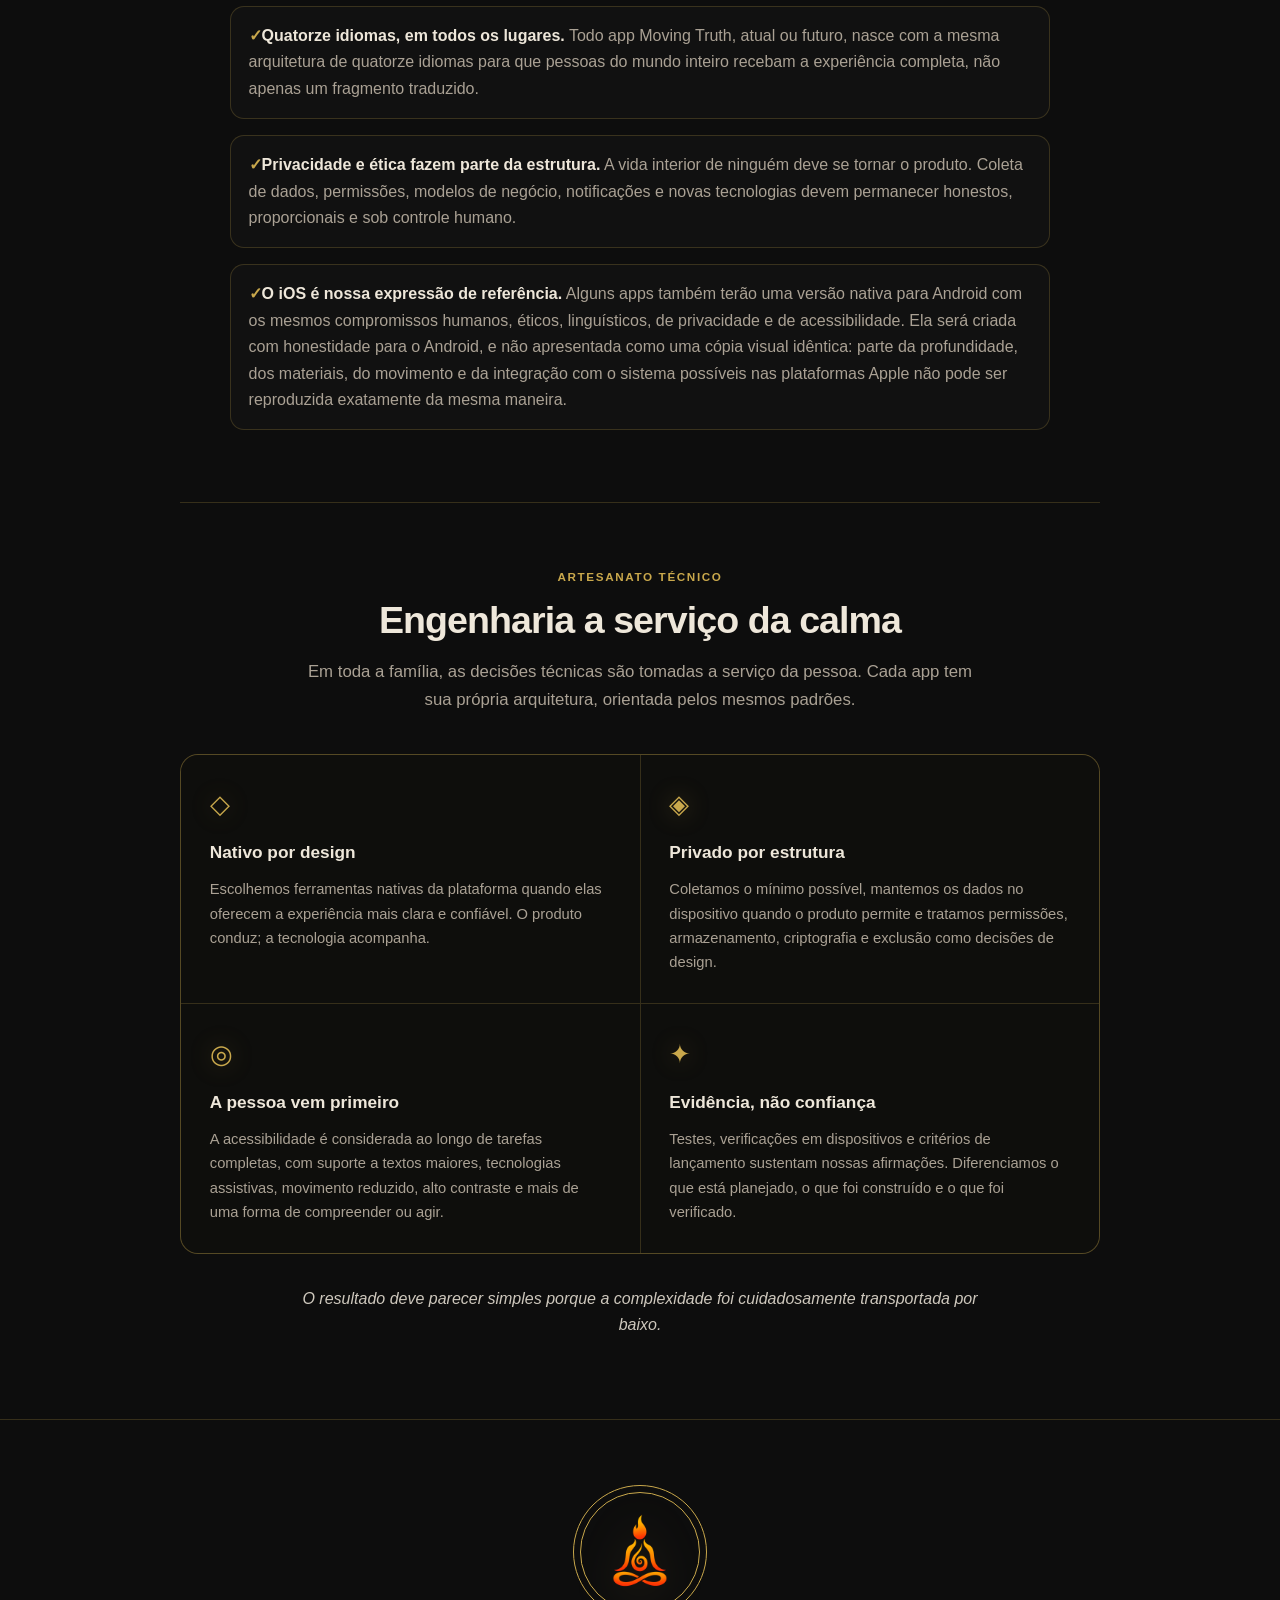
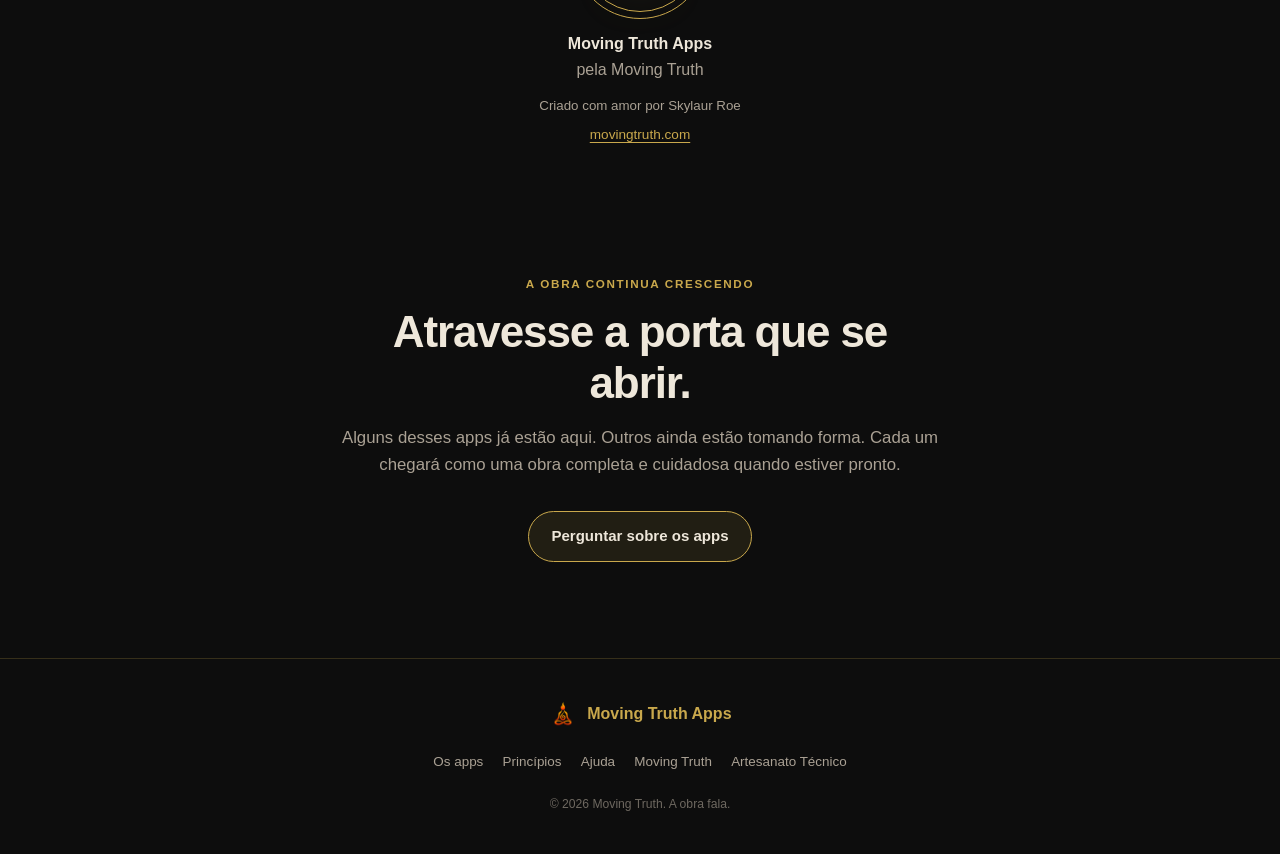
<file: pt-BR/index.html>
<!DOCTYPE html>
<html lang="pt-BR">
<head>
  <meta charset="UTF-8">
  <meta name="viewport" content="width=device-width, initial-scale=1.0">
  <meta name="theme-color" content="#0D0D0D">
  <meta name="description" content="A família de apps Inner da Moving Truth: espaços tranquilos, privados e acessíveis para reflexão, criatividade, novas perspectivas, exploração sensorial e autoconhecimento.">
  <meta property="og:title" content="Moving Truth Apps">
  <meta property="og:description" content="Feitos para o espaço interior.">
  <meta property="og:type" content="website">
  <meta property="og:url" content="https://apps.movingtruth.com/pt-BR/">
  <meta property="og:image" content="https://apps.movingtruth.com/assets/moving-truth-logo.png">
  <meta name="twitter:card" content="summary">
  <title>Apps Moving Truth — Feitos para o espaço interior</title>
  <link rel="icon" type="image/png" href="../assets/moving-truth-logo.png">
  <link rel="apple-touch-icon" href="../assets/moving-truth-logo.png">
  <link rel="stylesheet" href="../styles.css">
  <script src="site.js" defer></script>





















































<!-- family-localization-meta:start -->
<link rel="canonical" href="https://apps.movingtruth.com/pt-BR/">
<link rel="alternate" hreflang="en" href="https://apps.movingtruth.com/">
<link rel="alternate" hreflang="fr" href="https://apps.movingtruth.com/fr/">
<link rel="alternate" hreflang="es" href="https://apps.movingtruth.com/es/">
<link rel="alternate" hreflang="de" href="https://apps.movingtruth.com/de/">
<link rel="alternate" hreflang="pt-BR" href="https://apps.movingtruth.com/pt-BR/">
<link rel="alternate" hreflang="it" href="https://apps.movingtruth.com/it/">
<link rel="alternate" hreflang="nl" href="https://apps.movingtruth.com/nl/">
<link rel="alternate" hreflang="hi" href="https://apps.movingtruth.com/hi/">
<link rel="alternate" hreflang="ar" href="https://apps.movingtruth.com/ar/">
<link rel="alternate" hreflang="zh-Hans" href="https://apps.movingtruth.com/zh-Hans/">
<link rel="alternate" hreflang="ja" href="https://apps.movingtruth.com/ja/">
<link rel="alternate" hreflang="ko" href="https://apps.movingtruth.com/ko/">
<link rel="alternate" hreflang="ru" href="https://apps.movingtruth.com/ru/">
<link rel="alternate" hreflang="th" href="https://apps.movingtruth.com/th/">
<link rel="alternate" hreflang="x-default" href="https://apps.movingtruth.com/">
<!-- family-localization-meta:end -->

<!-- family-localization-style:start -->
<style>
  .family-language{position:absolute;z-index:900;inset-block-start:4.75rem;inset-inline-end:1rem;color:#e8e0d0;font:600 .75rem/1.2 -apple-system,BlinkMacSystemFont,"Segoe UI",sans-serif}
  .family-language details{position:relative}
  .family-language summary{min-block-size:2.6rem;display:flex;align-items:center;gap:.55rem;padding:.3rem .75rem;list-style:none;border:1px solid rgba(201,168,76,.24);border-radius:999px;background:rgba(13,13,13,.82);cursor:pointer;backdrop-filter:blur(12px)}
  .family-language summary::-webkit-details-marker{display:none}
  .family-language summary::after{content:"⌄";font-size:1rem;color:#c9a84c}
  .family-language details[open] summary::after{transform:rotate(180deg)}
  .family-language__label{position:absolute;inline-size:1px;block-size:1px;padding:0;margin:-1px;overflow:hidden;clip:rect(0,0,0,0);white-space:nowrap;border:0}
  .family-language__menu{position:absolute;inset-block-start:calc(100% + .45rem);inset-inline-end:0;min-inline-size:12rem;max-block-size:min(65vh,28rem);overflow:auto;display:grid;gap:.2rem;padding:.4rem;border:1px solid rgba(201,168,76,.24);border-radius:16px;background:rgba(13,13,13,.97);box-shadow:0 16px 45px rgba(0,0,0,.42);backdrop-filter:blur(16px)}
  .family-language a{min-block-size:2.5rem;display:flex;align-items:center;padding:0 .7rem;border-radius:10px;color:inherit;text-decoration:none;white-space:nowrap}
  .family-language a:hover,.family-language a:focus-visible{background:rgba(201,168,76,.16);outline:2px solid transparent}
  .family-language a[aria-current="page"]{background:#c9a84c;color:#111}
  .language-suggestion{position:fixed;z-index:1100;inset-inline:50%;inset-block-end:1rem;transform:translateX(-50%);inline-size:min(calc(100% - 2rem),42rem);display:flex;align-items:center;justify-content:center;gap:.7rem;flex-wrap:wrap;padding:.8rem 1rem;border:1px solid rgba(201,168,76,.42);border-radius:16px;background:rgba(13,13,13,.96);color:#e8e0d0;font:600 .88rem/1.4 -apple-system,BlinkMacSystemFont,"Segoe UI",sans-serif;box-shadow:0 16px 45px rgba(0,0,0,.42);backdrop-filter:blur(16px)}
  .language-suggestion p{margin:0;color:#e8e0d0}
  .language-suggestion a,.language-suggestion button{min-block-size:2.35rem;display:inline-flex;align-items:center;padding:0 .8rem;border:1px solid rgba(201,168,76,.5);border-radius:999px;background:transparent;color:#e8e0d0;font:inherit;text-decoration:none;cursor:pointer}
  .language-suggestion a{background:#c9a84c;color:#111}
  .language-suggestion a:focus-visible,.language-suggestion button:focus-visible{outline:2px solid #f1d47a;outline-offset:2px}
  @media (max-width:700px){.family-language{inset-block-start:4.8rem;inset-inline-end:.75rem}}
</style>
<!-- family-localization-style:end -->
<!-- family-localization-script:start -->
<script src="../localization/language-preference.js" defer></script>
<!-- family-localization-script:end -->
</head>
<body>
<!-- family-localization:start -->
<div class="family-language">
<details>
<summary><span class="family-language__label">Idioma</span><span>Português (Brasil)</span></summary>
<nav class="family-language__menu" aria-label="Idioma">
  <a href="https://apps.movingtruth.com/" lang="en" data-language-choice="en">English</a>
  <a href="https://apps.movingtruth.com/fr/" lang="fr" data-language-choice="fr">Français</a>
  <a href="https://apps.movingtruth.com/es/" lang="es" data-language-choice="es">Español</a>
  <a href="https://apps.movingtruth.com/de/" lang="de" data-language-choice="de">Deutsch</a>
  <a href="https://apps.movingtruth.com/pt-BR/" lang="pt-BR" data-language-choice="pt-BR" aria-current="page">Português (Brasil)</a>
  <a href="https://apps.movingtruth.com/it/" lang="it" data-language-choice="it">Italiano</a>
  <a href="https://apps.movingtruth.com/nl/" lang="nl" data-language-choice="nl">Nederlands</a>
  <a href="https://apps.movingtruth.com/hi/" lang="hi" data-language-choice="hi">हिन्दी</a>
  <a href="https://apps.movingtruth.com/ar/" lang="ar" data-language-choice="ar">العربية</a>
  <a href="https://apps.movingtruth.com/zh-Hans/" lang="zh-Hans" data-language-choice="zh-Hans">简体中文</a>
  <a href="https://apps.movingtruth.com/ja/" lang="ja" data-language-choice="ja">日本語</a>
  <a href="https://apps.movingtruth.com/ko/" lang="ko" data-language-choice="ko">한국어</a>
  <a href="https://apps.movingtruth.com/ru/" lang="ru" data-language-choice="ru">Русский</a>
  <a href="https://apps.movingtruth.com/th/" lang="th" data-language-choice="th">ไทย</a>
</nav>
</details>
</div>
<!-- family-localization:end -->
  <a class="skip-link" href="#main-content">Ir para o conteúdo principal</a>

  <div class="living-canvas" aria-hidden="true">
    <div class="living-canvas__gradient"></div>
    <div class="living-canvas__glow"></div>
    <div class="living-canvas__motes" id="motes"></div>
    <svg class="living-canvas__corners" id="corner-spirals"></svg>
  </div>

  <header class="site-nav" role="banner">
    <a class="site-nav__brand" href="#top" aria-label="Início dos apps Moving Truth">
      <img src="../assets/moving-truth-logo.png" alt="">
      <span>Moving Truth Apps</span>
    </a>
    <button class="site-nav__toggle" type="button" aria-expanded="false" aria-controls="site-links">
      <span class="sr-only">Abrir navegação</span>
      <span aria-hidden="true"></span><span aria-hidden="true"></span><span aria-hidden="true"></span>
    </button>
    <nav aria-label="Navegação principal">
      <ul class="site-nav__links" id="site-links">
        <li><a href="#apps">Os apps</a></li>
        <li><a href="#principles">Nossos princípios</a></li>
        <li><a href="https://movingtruth.com">Moving Truth</a></li>
        <li><a href="#craft">Artesanato Técnico</a></li>
      </ul>
    </nav>
  </header>

  <main id="main-content">
    <section class="hero hero--hub" id="top" aria-labelledby="hero-title">
      <a class="hero__mark" href="https://movingtruth.com" aria-label="Visitar a Moving Truth">
        <img src="../assets/moving-truth-logo.png" alt="Logotipo da Moving Truth">
      </a>
      <span class="hero__eyebrow">A família Inner</span>
      <h1 class="hero__name" id="hero-title">Apps para o espaço interior.</h1>
      <p class="hero__promise">Muitas portas diferentes. Uma intenção: abrir espaço para algo verdadeiro.</p>
      <div class="hero__actions">
        <a class="button button--solid" href="#apps">Conheça os apps</a>
        <a class="button button--outline" href="https://movingtruth.com/apps/">Leia na Moving Truth</a>
      </div>
      <p class="hero__scroll" aria-hidden="true">role para entrar</p>
    </section>

    <div class="dot-row" aria-hidden="true">
      <span></span><span></span><span></span><span></span><span></span><span></span><span></span><span></span><span></span>
    </div>

    <section class="intro" aria-labelledby="family-title">
      <h2 id="family-title">Feitos com calma. Feitos com cuidado. Feitos para a vida real.</h2>
      <p>Os apps Moving Truth não são feeds disputando sua atenção. Cada um abre um tipo diferente de espaço interior: para uma palavra, um pensamento, uma leitura, uma pergunta que merece companhia ou um lugar para ocupar as mãos.</p>
      <p class="intro__trust">Nenhum app pretende ser tudo. Juntos, eles começam a formar um lugar.</p>
    </section>

    <section class="app-family" id="apps" aria-labelledby="apps-title">
      <div class="section-heading">
        <span class="eyebrow">Escolha uma porta</span>
        <h2 id="apps-title">Para que você precisa de espaço?</h2>
        <p>Comece pelo app que encontra você no momento em que já está.</p>
      </div>

      <div class="app-grid">
        <a class="app-card" style="--card-rgb: 113, 164, 151" href="https://inner-whisper.movingtruth.com/pt-BR/">
          <img class="app-card__icon" src="../assets/inner-whisper.png?v=20261030" alt="Inner Whisper — ícone do aplicativo">
          <div class="app-card__body">
            <span class="app-card__status">Disponível agora</span>
            <h3>Inner Whisper</h3>
            <p class="app-card__tagline">Um espaço tranquilo para as palavras que encontram você.</p>
            <p class="app-card__copy">Uma citação colocada suavemente no ritmo do seu dia. Não é um feed. Não é uma lista. É um sussurro.</p>
            <span class="app-card__cta">Entrar no Inner Whisper →</span>
          </div>
        </a>

        <a class="app-card" style="--card-rgb: 113, 164, 151" href="https://inner-thought.movingtruth.com/pt-BR/">
          <img class="app-card__icon" src="../assets/inner-thought.png?v=20261030" alt="Inner Thought — ícone do aplicativo">
          <div class="app-card__body">
            <span class="app-card__status">Disponível agora</span>
            <h3>Inner Thought</h3>
            <p class="app-card__tagline">Um gesto. Diga o que está dentro. Guarde com segurança.</p>
            <p class="app-card__copy">Guarde o que, de outro modo, desapareceria — falado, escrito, fotografado ou filmado — sem precisar organizar no momento da captura.</p>
            <span class="app-card__cta">Entrar no Inner Thought →</span>
          </div>
        </a>

        <a class="app-card" style="--card-rgb: 242, 166, 67" href="https://inner-sign.movingtruth.com/pt-BR/">
          <img class="app-card__icon" src="../assets/inner-sign.png?v=20261030" alt="Inner Sign — ícone do aplicativo">
          <div class="app-card__body">
            <span class="app-card__status">Em desenvolvimento</span>
            <h3>Inner Sign</h3>
            <p class="app-card__tagline">Sol, número, zodíaco e lua — uma leitura renovada a cada dia.</p>
            <p class="app-card__copy">Quatro tradições independentes se encontram em uma leitura diária transparente, com três maneiras honestas de ler o céu.</p>
            <span class="app-card__cta">Entrar no Inner Sign →</span>
          </div>
        </a>

        <a class="app-card" style="--card-rgb: 207, 138, 71" href="https://inner-course.movingtruth.com/pt-BR/">
          <img class="app-card__icon" src="../assets/inner-course.png?v=20261030" alt="Inner Course — ícone do aplicativo">
          <div class="app-card__body">
            <span class="app-card__status">Em desenvolvimento</span>
            <h3>Inner Course</h3>
            <p class="app-card__tagline">Onde a Moving Truth se move para fora, o Inner Course se volta para dentro.</p>
            <p class="app-card__copy">Lições e reflexão, não um feed nem uma coleção de citações. Uma companhia para perguntas com as quais vale a pena viver.</p>
            <span class="app-card__cta">Entrar no Inner Course →</span>
          </div>
        </a>

        <a class="app-card" style="--card-rgb: 215, 161, 75" href="https://inner-play.movingtruth.com/pt-BR/">
          <img class="app-card__icon" src="../assets/inner-play.png?v=20261030" alt="Inner Play — ícone do aplicativo">
          <div class="app-card__body">
            <span class="app-card__status">Em desenvolvimento</span>
            <h3>Inner Play</h3>
            <p class="app-card__tagline">Algo para suas mãos. Espaço para sua mente.</p>
            <p class="app-card__copy">Um gabinete tranquilo de objetos digitais táteis — rodas, interruptores, controles deslizantes e comandos que respondem com movimento, som e sensações convincentes.</p>
            <span class="app-card__cta">Entrar no Inner Play →</span>
          </div>
        </a>
        <a class="app-card" style="--card-rgb: 181, 151, 99" href="https://inner-vault.movingtruth.com/" hreflang="en">
          <img class="app-card__icon" src="../assets/inner-vault.png?v=20261030" alt="Inner Vault — ícone do aplicativo">
          <div class="app-card__body">
            <span class="app-card__status">Em desenvolvimento</span>
            <h3>Inner Vault</h3>
            <p class="app-card__tagline">Algumas coisas são só suas.</p>
            <p class="app-card__copy">Um espaço privado para fotos, notas, gravações e documentos. Em desenvolvimento inicial; as proteções planejadas ainda não foram implementadas.</p>
            <span class="app-card__cta">Conheça o Inner Vault →</span>
          </div>
        </a>

        <article class="app-card app-card--static" style="--card-rgb: 224, 137, 47" aria-labelledby="innerverse-card-title">
          <img class="app-card__icon" src="../assets/innerverse.png?v=20261111" alt="Innerverse — ícone do aplicativo">
          <div class="app-card__body">
            <span class="app-card__status">Em desenvolvimento</span>
            <h3 id="innerverse-card-title">Innerverse</h3>
            <p class="app-card__tagline">Um lugar privado para memória e reflexão.</p>
            <p class="app-card__copy">Feito para guardar o que importa, com tranquilidade e do seu jeito.</p>
          </div>
        </article>

        <article class="app-card app-card--static" style="--card-rgb: 234, 135, 45" aria-labelledby="inner-check-card-title">
          <img class="app-card__icon" src="../assets/inner-check.png?v=20261111" alt="Inner Check — ícone do aplicativo">
          <div class="app-card__body">
            <span class="app-card__status">Em desenvolvimento</span>
            <h3 id="inner-check-card-title">Inner Check</h3>
            <p class="app-card__tagline">Veja os sinais antes de confiar no link.</p>
            <p class="app-card__copy">Examine um link suspeito antes de abri-lo, com evidências cuidadosas, incerteza clara e próximos passos mais seguros.</p>
          </div>
        </article>
      </div>
    </section>

    <section class="statement statement--bordered" id="principles" aria-labelledby="principles-title">
      <span class="statement__symbol" aria-hidden="true">◎</span>
      <span class="eyebrow">A base de todos os nossos apps</span>
      <h2 id="principles-title">As pessoas primeiro. Privacidade desde a concepção. Acessibilidade desde o início.</h2>
      <p>Todo app Moving Truth começa com a mesma base permanente: dignidade humana, responsabilidade ética, privacidade compreensível e tecnologia a serviço de quem a utiliza. A beleza deve fazer a função parecer natural — não escondê-la.</p>
      <ul class="truth-list commitment-list">
        <li><strong>A acessibilidade é um requisito para cada lançamento.</strong> Todo app para plataformas Apple é projetado e testado segundo as orientações de acessibilidade aplicáveis da Apple durante toda a sua vida — nunca como uma edição separada ou um retoque final.</li>
        <li><strong>Quatorze idiomas, em todos os lugares.</strong> Todo app Moving Truth, atual ou futuro, nasce com a mesma arquitetura de quatorze idiomas para que pessoas do mundo inteiro recebam a experiência completa, não apenas um fragmento traduzido.</li>
        <li><strong>Privacidade e ética fazem parte da estrutura.</strong> A vida interior de ninguém deve se tornar o produto. Coleta de dados, permissões, modelos de negócio, notificações e novas tecnologias devem permanecer honestos, proporcionais e sob controle humano.</li>
        <li><strong>O iOS é nossa expressão de referência.</strong> Alguns apps também terão uma versão nativa para Android com os mesmos compromissos humanos, éticos, linguísticos, de privacidade e de acessibilidade. Ela será criada com honestidade para o Android, e não apresentada como uma cópia visual idêntica: parte da profundidade, dos materiais, do movimento e da integração com o sistema possíveis nas plataformas Apple não pode ser reproduzida exatamente da mesma maneira.</li>
      </ul>

      <section class="craft" id="craft" aria-labelledby="craft-title">
        <span class="eyebrow">Artesanato Técnico</span>
        <h3 id="craft-title">Engenharia a serviço da calma</h3>
        <p class="craft__intro">Em toda a família, as decisões técnicas são tomadas a serviço da pessoa. Cada app tem sua própria arquitetura, orientada pelos mesmos padrões.</p>
        <div class="craft__grid">
          <article>
            <span aria-hidden="true">◇</span>
            <h4>Nativo por design</h4>
            <p>Escolhemos ferramentas nativas da plataforma quando elas oferecem a experiência mais clara e confiável. O produto conduz; a tecnologia acompanha.</p>
          </article>
          <article>
            <span aria-hidden="true">◈</span>
            <h4>Privado por estrutura</h4>
            <p>Coletamos o mínimo possível, mantemos os dados no dispositivo quando o produto permite e tratamos permissões, armazenamento, criptografia e exclusão como decisões de design.</p>
          </article>
          <article>
            <span aria-hidden="true">◎</span>
            <h4>A pessoa vem primeiro</h4>
            <p>A acessibilidade é considerada ao longo de tarefas completas, com suporte a textos maiores, tecnologias assistivas, movimento reduzido, alto contraste e mais de uma forma de compreender ou agir.</p>
          </article>
          <article>
            <span aria-hidden="true">✦</span>
            <h4>Evidência, não confiança</h4>
            <p>Testes, verificações em dispositivos e critérios de lançamento sustentam nossas afirmações. Diferenciamos o que está planejado, o que foi construído e o que foi verificado.</p>
          </article>
        </div>
        <p class="craft__seal">O resultado deve parecer simples porque a complexidade foi cuidadosamente transportada por baixo.</p>
      </section>
    </section>

    <section class="moving-truth" aria-label="Sobre a Moving Truth">
      <a class="moving-truth__ring" href="https://movingtruth.com" aria-label="Moving Truth. Abre movingtruth.com">
        <img src="../assets/moving-truth-logo.png" alt="Logotipo da Moving Truth">
      </a>
      <strong>Moving Truth Apps</strong>
      <span>pela Moving Truth</span>
      <small>Criado com amor por Skylaur Roe</small>
      <a href="https://movingtruth.com">movingtruth.com</a>
    </section>

    <section class="closing" aria-labelledby="closing-title">
      <span class="eyebrow">A obra continua crescendo</span>
      <h2 id="closing-title">Atravesse a porta que se abrir.</h2>
      <p>Alguns desses apps já estão aqui. Outros ainda estão tomando forma. Cada um chegará como uma obra completa e cuidadosa quando estiver pronto.</p>
      <a class="button button--outline" href="mailto:support@movingtruth.com?subject=Moving%20Truth%20Apps">Perguntar sobre os apps</a>
    </section>
  </main>

  <footer>
    <div class="footer__brand"><img src="../assets/moving-truth-logo.png" alt=""><strong>Moving Truth Apps</strong></div>
    <nav aria-label="Navegação do rodapé">
      <ul>
        <li><a href="#apps">Os apps</a></li>
        <li><a href="#principles">Princípios</a></li>
        <li><a href="mailto:support@movingtruth.com">Ajuda</a></li>
        <li><a href="https://movingtruth.com">Moving Truth</a></li>
        <li><a href="#craft">Artesanato Técnico</a></li>
      </ul>
    </nav>
    <p>© 2026 Moving Truth. A obra fala.</p>
  </footer>
</body>
</html>
</file>
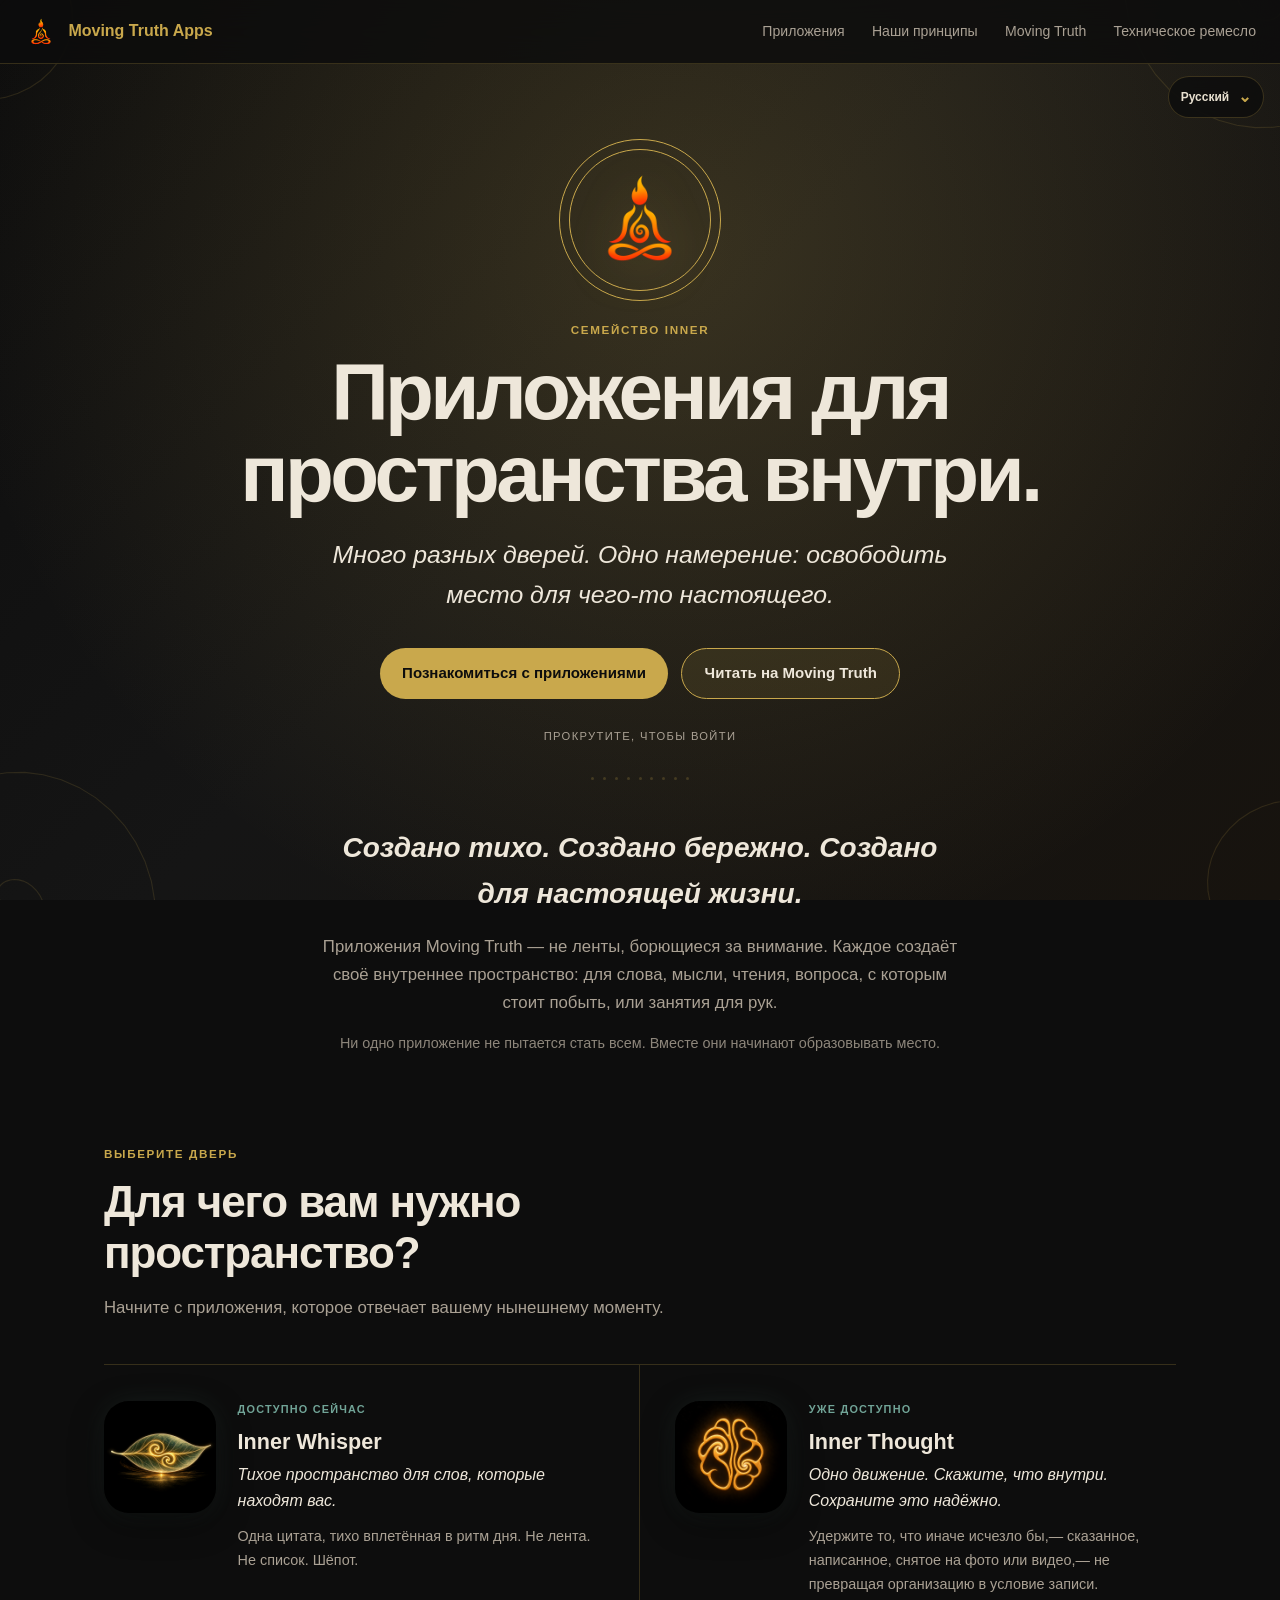
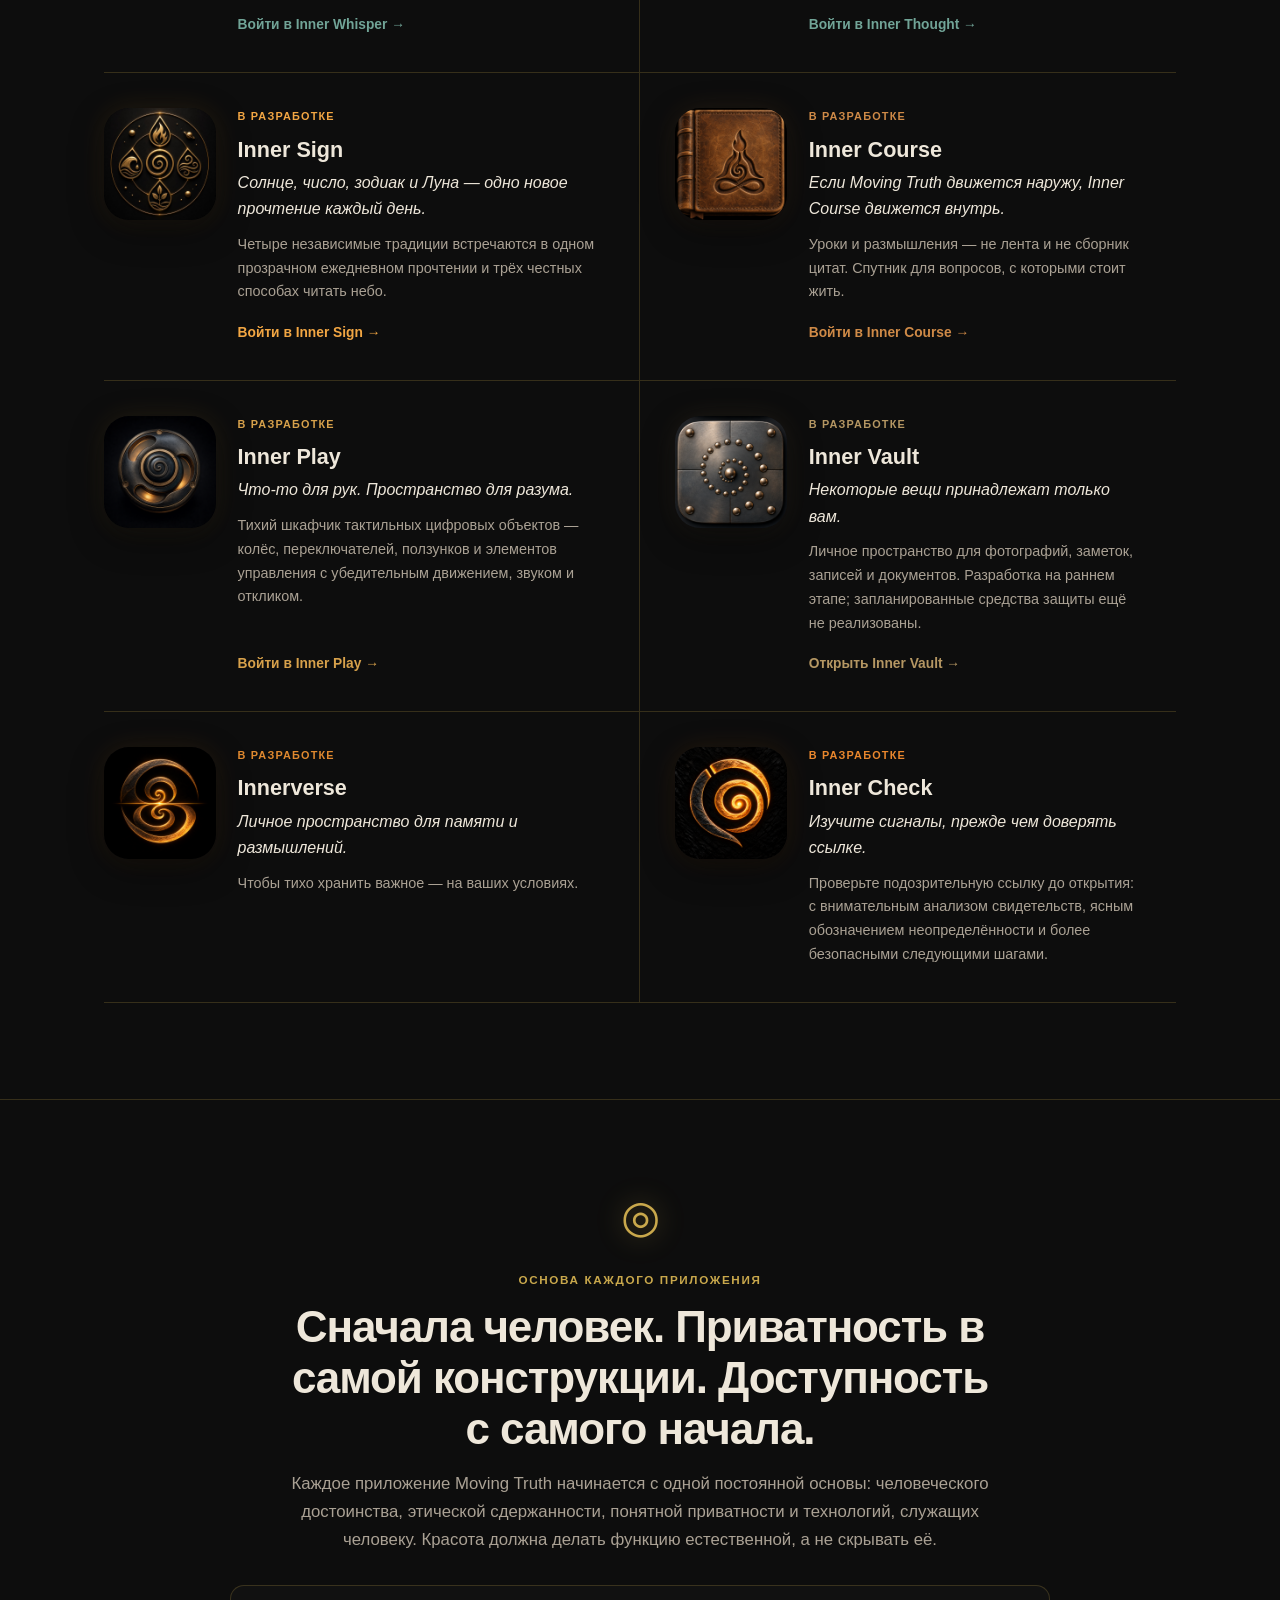
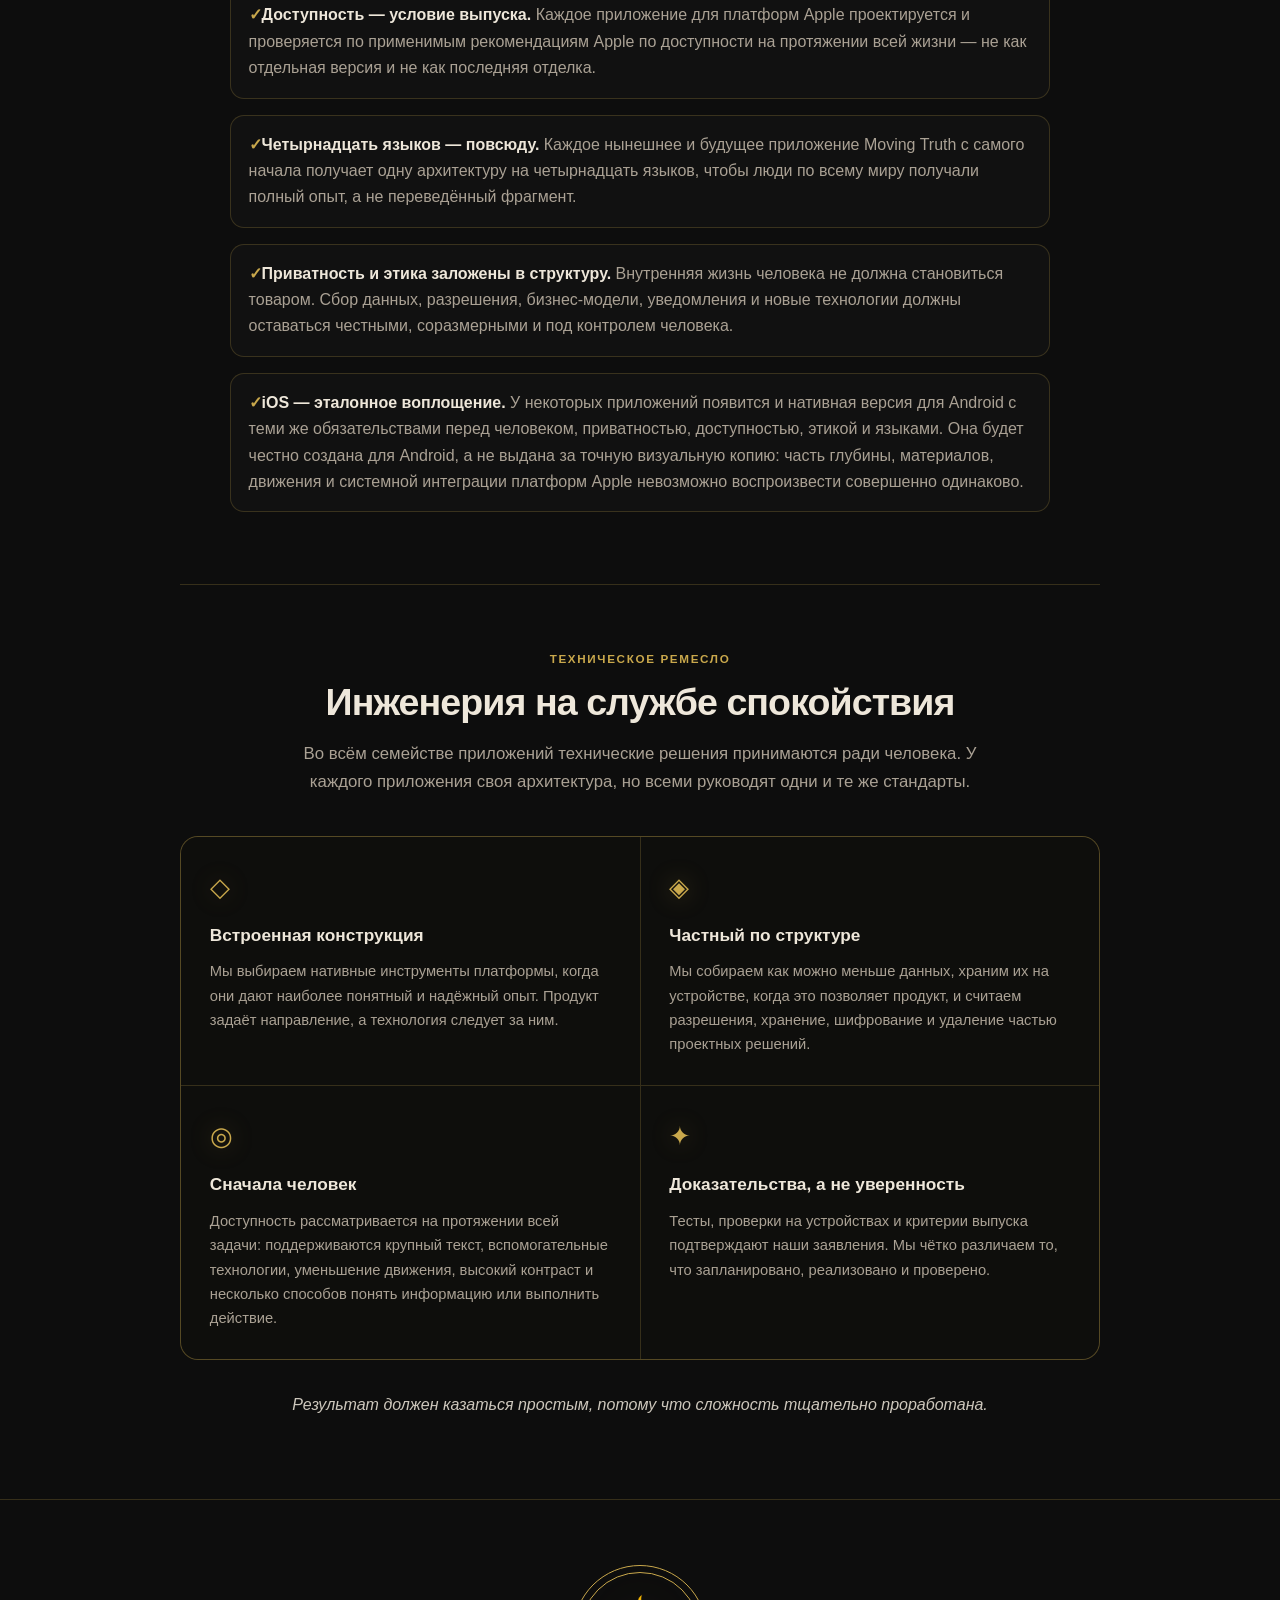
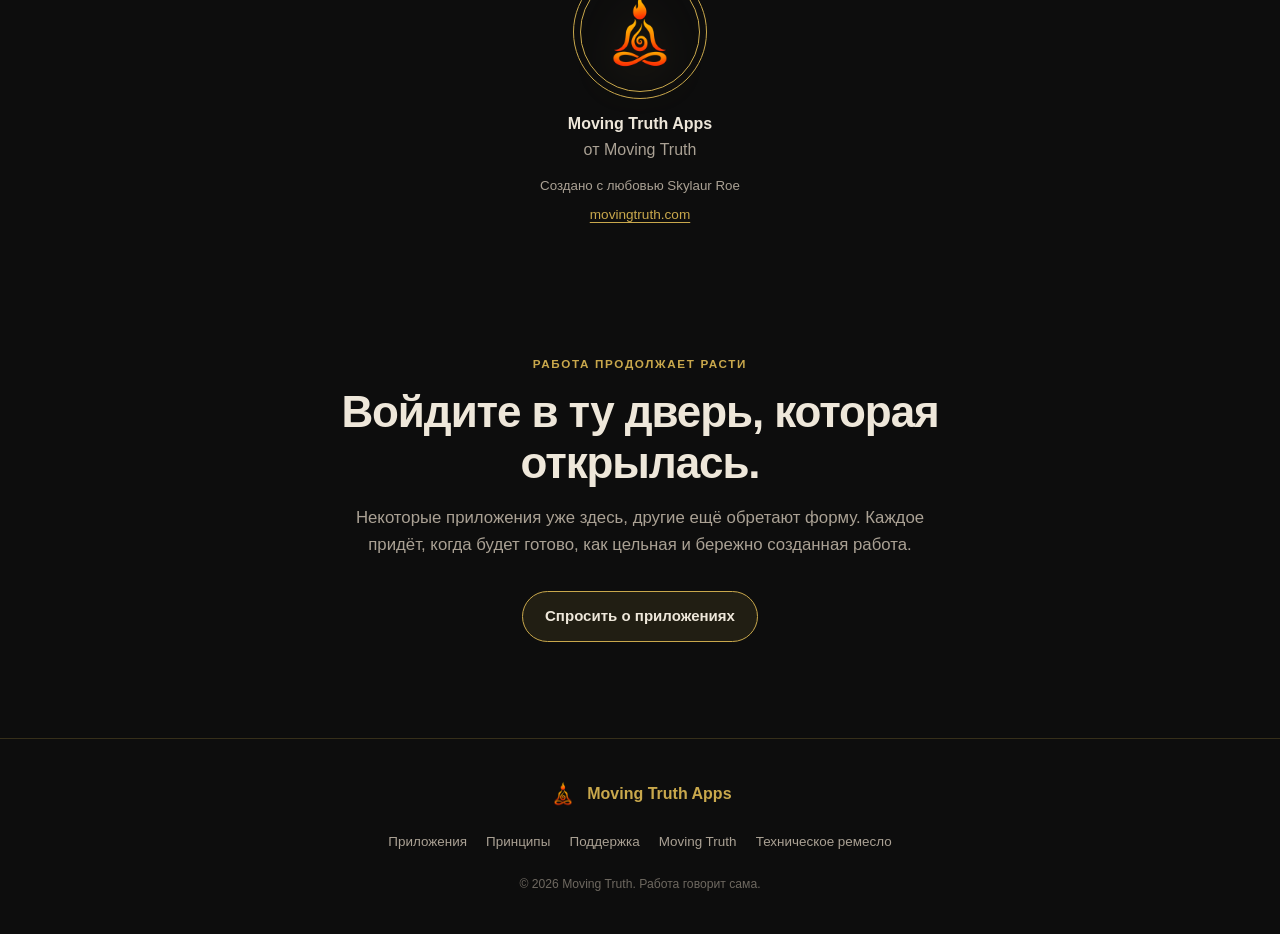
<file: ru/index.html>
<!DOCTYPE html>
<html lang="ru">
<head>
  <meta charset="UTF-8">
  <meta name="viewport" content="width=device-width, initial-scale=1.0">
  <meta name="theme-color" content="#0D0D0D">
  <meta name="description" content="Семейство приложений Inner от Moving Truth: тихие, личные и доступные пространства для размышлений, творчества, нового взгляда, сенсорной игры и познания себя.">
  <meta property="og:title" content="Moving Truth Apps">
  <meta property="og:description" content="Для пространства внутри.">
  <meta property="og:type" content="website">
  <meta property="og:url" content="https://apps.movingtruth.com/ru/">
  <meta property="og:image" content="https://apps.movingtruth.com/assets/moving-truth-logo.png">
  <meta name="twitter:card" content="summary">
  <title>Приложения Moving Truth — для пространства внутри</title>
  <link rel="icon" type="image/png" href="../assets/moving-truth-logo.png">
  <link rel="apple-touch-icon" href="../assets/moving-truth-logo.png">
  <link rel="stylesheet" href="../styles.css">
  <script src="site.js" defer></script>





















































<!-- family-localization-meta:start -->
<link rel="canonical" href="https://apps.movingtruth.com/ru/">
<link rel="alternate" hreflang="en" href="https://apps.movingtruth.com/">
<link rel="alternate" hreflang="fr" href="https://apps.movingtruth.com/fr/">
<link rel="alternate" hreflang="es" href="https://apps.movingtruth.com/es/">
<link rel="alternate" hreflang="de" href="https://apps.movingtruth.com/de/">
<link rel="alternate" hreflang="pt-BR" href="https://apps.movingtruth.com/pt-BR/">
<link rel="alternate" hreflang="it" href="https://apps.movingtruth.com/it/">
<link rel="alternate" hreflang="nl" href="https://apps.movingtruth.com/nl/">
<link rel="alternate" hreflang="hi" href="https://apps.movingtruth.com/hi/">
<link rel="alternate" hreflang="ar" href="https://apps.movingtruth.com/ar/">
<link rel="alternate" hreflang="zh-Hans" href="https://apps.movingtruth.com/zh-Hans/">
<link rel="alternate" hreflang="ja" href="https://apps.movingtruth.com/ja/">
<link rel="alternate" hreflang="ko" href="https://apps.movingtruth.com/ko/">
<link rel="alternate" hreflang="ru" href="https://apps.movingtruth.com/ru/">
<link rel="alternate" hreflang="th" href="https://apps.movingtruth.com/th/">
<link rel="alternate" hreflang="x-default" href="https://apps.movingtruth.com/">
<!-- family-localization-meta:end -->

<!-- family-localization-style:start -->
<style>
  .family-language{position:absolute;z-index:900;inset-block-start:4.75rem;inset-inline-end:1rem;color:#e8e0d0;font:600 .75rem/1.2 -apple-system,BlinkMacSystemFont,"Segoe UI",sans-serif}
  .family-language details{position:relative}
  .family-language summary{min-block-size:2.6rem;display:flex;align-items:center;gap:.55rem;padding:.3rem .75rem;list-style:none;border:1px solid rgba(201,168,76,.24);border-radius:999px;background:rgba(13,13,13,.82);cursor:pointer;backdrop-filter:blur(12px)}
  .family-language summary::-webkit-details-marker{display:none}
  .family-language summary::after{content:"⌄";font-size:1rem;color:#c9a84c}
  .family-language details[open] summary::after{transform:rotate(180deg)}
  .family-language__label{position:absolute;inline-size:1px;block-size:1px;padding:0;margin:-1px;overflow:hidden;clip:rect(0,0,0,0);white-space:nowrap;border:0}
  .family-language__menu{position:absolute;inset-block-start:calc(100% + .45rem);inset-inline-end:0;min-inline-size:12rem;max-block-size:min(65vh,28rem);overflow:auto;display:grid;gap:.2rem;padding:.4rem;border:1px solid rgba(201,168,76,.24);border-radius:16px;background:rgba(13,13,13,.97);box-shadow:0 16px 45px rgba(0,0,0,.42);backdrop-filter:blur(16px)}
  .family-language a{min-block-size:2.5rem;display:flex;align-items:center;padding:0 .7rem;border-radius:10px;color:inherit;text-decoration:none;white-space:nowrap}
  .family-language a:hover,.family-language a:focus-visible{background:rgba(201,168,76,.16);outline:2px solid transparent}
  .family-language a[aria-current="page"]{background:#c9a84c;color:#111}
  .language-suggestion{position:fixed;z-index:1100;inset-inline:50%;inset-block-end:1rem;transform:translateX(-50%);inline-size:min(calc(100% - 2rem),42rem);display:flex;align-items:center;justify-content:center;gap:.7rem;flex-wrap:wrap;padding:.8rem 1rem;border:1px solid rgba(201,168,76,.42);border-radius:16px;background:rgba(13,13,13,.96);color:#e8e0d0;font:600 .88rem/1.4 -apple-system,BlinkMacSystemFont,"Segoe UI",sans-serif;box-shadow:0 16px 45px rgba(0,0,0,.42);backdrop-filter:blur(16px)}
  .language-suggestion p{margin:0;color:#e8e0d0}
  .language-suggestion a,.language-suggestion button{min-block-size:2.35rem;display:inline-flex;align-items:center;padding:0 .8rem;border:1px solid rgba(201,168,76,.5);border-radius:999px;background:transparent;color:#e8e0d0;font:inherit;text-decoration:none;cursor:pointer}
  .language-suggestion a{background:#c9a84c;color:#111}
  .language-suggestion a:focus-visible,.language-suggestion button:focus-visible{outline:2px solid #f1d47a;outline-offset:2px}
  @media (max-width:700px){.family-language{inset-block-start:4.8rem;inset-inline-end:.75rem}}
</style>
<!-- family-localization-style:end -->
<!-- family-localization-script:start -->
<script src="../localization/language-preference.js" defer></script>
<!-- family-localization-script:end -->
</head>
<body>
<!-- family-localization:start -->
<div class="family-language">
<details>
<summary><span class="family-language__label">Язык</span><span>Русский</span></summary>
<nav class="family-language__menu" aria-label="Язык">
  <a href="https://apps.movingtruth.com/" lang="en" data-language-choice="en">English</a>
  <a href="https://apps.movingtruth.com/fr/" lang="fr" data-language-choice="fr">Français</a>
  <a href="https://apps.movingtruth.com/es/" lang="es" data-language-choice="es">Español</a>
  <a href="https://apps.movingtruth.com/de/" lang="de" data-language-choice="de">Deutsch</a>
  <a href="https://apps.movingtruth.com/pt-BR/" lang="pt-BR" data-language-choice="pt-BR">Português (Brasil)</a>
  <a href="https://apps.movingtruth.com/it/" lang="it" data-language-choice="it">Italiano</a>
  <a href="https://apps.movingtruth.com/nl/" lang="nl" data-language-choice="nl">Nederlands</a>
  <a href="https://apps.movingtruth.com/hi/" lang="hi" data-language-choice="hi">हिन्दी</a>
  <a href="https://apps.movingtruth.com/ar/" lang="ar" data-language-choice="ar">العربية</a>
  <a href="https://apps.movingtruth.com/zh-Hans/" lang="zh-Hans" data-language-choice="zh-Hans">简体中文</a>
  <a href="https://apps.movingtruth.com/ja/" lang="ja" data-language-choice="ja">日本語</a>
  <a href="https://apps.movingtruth.com/ko/" lang="ko" data-language-choice="ko">한국어</a>
  <a href="https://apps.movingtruth.com/ru/" lang="ru" data-language-choice="ru" aria-current="page">Русский</a>
  <a href="https://apps.movingtruth.com/th/" lang="th" data-language-choice="th">ไทย</a>
</nav>
</details>
</div>
<!-- family-localization:end -->
  <a class="skip-link" href="#main-content">Перейти к основному содержанию</a>

  <div class="living-canvas" aria-hidden="true">
    <div class="living-canvas__gradient"></div>
    <div class="living-canvas__glow"></div>
    <div class="living-canvas__motes" id="motes"></div>
    <svg class="living-canvas__corners" id="corner-spirals"></svg>
  </div>

  <header class="site-nav" role="banner">
    <a class="site-nav__brand" href="#top" aria-label="Главная приложений Moving Truth">
      <img src="../assets/moving-truth-logo.png" alt="">
      <span>Moving Truth Apps</span>
    </a>
    <button class="site-nav__toggle" type="button" aria-expanded="false" aria-controls="site-links">
      <span class="sr-only">Открыть навигацию</span>
      <span aria-hidden="true"></span><span aria-hidden="true"></span><span aria-hidden="true"></span>
    </button>
    <nav aria-label="Основная навигация">
      <ul class="site-nav__links" id="site-links">
        <li><a href="#apps">Приложения</a></li>
        <li><a href="#principles">Наши принципы</a></li>
        <li><a href="https://movingtruth.com">Moving Truth</a></li>
        <li><a href="#craft">Техническое ремесло</a></li>
      </ul>
    </nav>
  </header>

  <main id="main-content">
    <section class="hero hero--hub" id="top" aria-labelledby="hero-title">
      <a class="hero__mark" href="https://movingtruth.com" aria-label="Посетить Moving Truth">
        <img src="../assets/moving-truth-logo.png" alt="Логотип Moving Truth">
      </a>
      <span class="hero__eyebrow">Семейство Inner</span>
      <h1 class="hero__name" id="hero-title">Приложения для пространства внутри.</h1>
      <p class="hero__promise">Много разных дверей. Одно намерение: освободить место для чего-то настоящего.</p>
      <div class="hero__actions">
        <a class="button button--solid" href="#apps">Познакомиться с приложениями</a>
        <a class="button button--outline" href="https://movingtruth.com/apps/">Читать на Moving Truth</a>
      </div>
      <p class="hero__scroll" aria-hidden="true">прокрутите, чтобы войти</p>
    </section>

    <div class="dot-row" aria-hidden="true">
      <span></span><span></span><span></span><span></span><span></span><span></span><span></span><span></span><span></span>
    </div>

    <section class="intro" aria-labelledby="family-title">
      <h2 id="family-title">Создано тихо. Создано бережно. Создано для настоящей жизни.</h2>
      <p>Приложения Moving Truth — не ленты, борющиеся за внимание. Каждое создаёт своё внутреннее пространство: для слова, мысли, чтения, вопроса, с которым стоит побыть, или занятия для рук.</p>
      <p class="intro__trust">Ни одно приложение не пытается стать всем. Вместе они начинают образовывать место.</p>
    </section>

    <section class="app-family" id="apps" aria-labelledby="apps-title">
      <div class="section-heading">
        <span class="eyebrow">Выберите дверь</span>
        <h2 id="apps-title">Для чего вам нужно пространство?</h2>
        <p>Начните с приложения, которое отвечает вашему нынешнему моменту.</p>
      </div>

      <div class="app-grid">
        <a class="app-card" style="--card-rgb: 113, 164, 151" href="https://inner-whisper.movingtruth.com/ru/">
          <img class="app-card__icon" src="../assets/inner-whisper.png?v=20261030" alt="Inner Whisper — значок приложения">
          <div class="app-card__body">
            <span class="app-card__status">Доступно сейчас</span>
            <h3>Inner Whisper</h3>
            <p class="app-card__tagline">Тихое пространство для слов, которые находят вас.</p>
            <p class="app-card__copy">Одна цитата, тихо вплетённая в ритм дня. Не лента. Не список. Шёпот.</p>
            <span class="app-card__cta">Войти в Inner Whisper →</span>
          </div>
        </a>

        <a class="app-card" style="--card-rgb: 113, 164, 151" href="https://inner-thought.movingtruth.com/ru/">
          <img class="app-card__icon" src="../assets/inner-thought.png?v=20261030" alt="Inner Thought — значок приложения">
          <div class="app-card__body">
            <span class="app-card__status">Уже доступно</span>
            <h3>Inner Thought</h3>
            <p class="app-card__tagline">Одно движение. Скажите, что внутри. Сохраните это надёжно.</p>
            <p class="app-card__copy">Удержите то, что иначе исчезло бы,— сказанное, написанное, снятое на фото или видео,— не превращая организацию в условие записи.</p>
            <span class="app-card__cta">Войти в Inner Thought →</span>
          </div>
        </a>

        <a class="app-card" style="--card-rgb: 242, 166, 67" href="https://inner-sign.movingtruth.com/ru/">
          <img class="app-card__icon" src="../assets/inner-sign.png?v=20261030" alt="Inner Sign — значок приложения">
          <div class="app-card__body">
            <span class="app-card__status">В разработке</span>
            <h3>Inner Sign</h3>
            <p class="app-card__tagline">Солнце, число, зодиак и Луна — одно новое прочтение каждый день.</p>
            <p class="app-card__copy">Четыре независимые традиции встречаются в одном прозрачном ежедневном прочтении и трёх честных способах читать небо.</p>
            <span class="app-card__cta">Войти в Inner Sign →</span>
          </div>
        </a>

        <a class="app-card" style="--card-rgb: 207, 138, 71" href="https://inner-course.movingtruth.com/ru/">
          <img class="app-card__icon" src="../assets/inner-course.png?v=20261030" alt="Inner Course — значок приложения">
          <div class="app-card__body">
            <span class="app-card__status">В разработке</span>
            <h3>Inner Course</h3>
            <p class="app-card__tagline">Если Moving Truth движется наружу, Inner Course движется внутрь.</p>
            <p class="app-card__copy">Уроки и размышления — не лента и не сборник цитат. Спутник для вопросов, с которыми стоит жить.</p>
            <span class="app-card__cta">Войти в Inner Course →</span>
          </div>
        </a>

        <a class="app-card" style="--card-rgb: 215, 161, 75" href="https://inner-play.movingtruth.com/ru/">
          <img class="app-card__icon" src="../assets/inner-play.png?v=20261030" alt="Inner Play — значок приложения">
          <div class="app-card__body">
            <span class="app-card__status">В разработке</span>
            <h3>Inner Play</h3>
            <p class="app-card__tagline">Что-то для рук. Пространство для разума.</p>
            <p class="app-card__copy">Тихий шкафчик тактильных цифровых объектов — колёс, переключателей, ползунков и элементов управления с убедительным движением, звуком и откликом.</p>
            <span class="app-card__cta">Войти в Inner Play →</span>
          </div>
        </a>
        <a class="app-card" style="--card-rgb: 181, 151, 99" href="https://inner-vault.movingtruth.com/" hreflang="en">
          <img class="app-card__icon" src="../assets/inner-vault.png?v=20261030" alt="Inner Vault — значок приложения">
          <div class="app-card__body">
            <span class="app-card__status">В разработке</span>
            <h3>Inner Vault</h3>
            <p class="app-card__tagline">Некоторые вещи принадлежат только вам.</p>
            <p class="app-card__copy">Личное пространство для фотографий, заметок, записей и документов. Разработка на раннем этапе; запланированные средства защиты ещё не реализованы.</p>
            <span class="app-card__cta">Открыть Inner Vault →</span>
          </div>
        </a>

        <article class="app-card app-card--static" style="--card-rgb: 224, 137, 47" aria-labelledby="innerverse-card-title">
          <img class="app-card__icon" src="../assets/innerverse.png?v=20261111" alt="Innerverse — значок приложения">
          <div class="app-card__body">
            <span class="app-card__status">В разработке</span>
            <h3 id="innerverse-card-title">Innerverse</h3>
            <p class="app-card__tagline">Личное пространство для памяти и размышлений.</p>
            <p class="app-card__copy">Чтобы тихо хранить важное — на ваших условиях.</p>
          </div>
        </article>

        <article class="app-card app-card--static" style="--card-rgb: 234, 135, 45" aria-labelledby="inner-check-card-title">
          <img class="app-card__icon" src="../assets/inner-check.png?v=20261111" alt="Inner Check — значок приложения">
          <div class="app-card__body">
            <span class="app-card__status">В разработке</span>
            <h3 id="inner-check-card-title">Inner Check</h3>
            <p class="app-card__tagline">Изучите сигналы, прежде чем доверять ссылке.</p>
            <p class="app-card__copy">Проверьте подозрительную ссылку до открытия: с внимательным анализом свидетельств, ясным обозначением неопределённости и более безопасными следующими шагами.</p>
          </div>
        </article>
      </div>
    </section>

    <section class="statement statement--bordered" id="principles" aria-labelledby="principles-title">
      <span class="statement__symbol" aria-hidden="true">◎</span>
      <span class="eyebrow">Основа каждого приложения</span>
      <h2 id="principles-title">Сначала человек. Приватность в самой конструкции. Доступность с самого начала.</h2>
      <p>Каждое приложение Moving Truth начинается с одной постоянной основы: человеческого достоинства, этической сдержанности, понятной приватности и технологий, служащих человеку. Красота должна делать функцию естественной, а не скрывать её.</p>
      <ul class="truth-list commitment-list">
        <li><strong>Доступность — условие выпуска.</strong> Каждое приложение для платформ Apple проектируется и проверяется по применимым рекомендациям Apple по доступности на протяжении всей жизни — не как отдельная версия и не как последняя отделка.</li>
        <li><strong>Четырнадцать языков — повсюду.</strong> Каждое нынешнее и будущее приложение Moving Truth с самого начала получает одну архитектуру на четырнадцать языков, чтобы люди по всему миру получали полный опыт, а не переведённый фрагмент.</li>
        <li><strong>Приватность и этика заложены в структуру.</strong> Внутренняя жизнь человека не должна становиться товаром. Сбор данных, разрешения, бизнес-модели, уведомления и новые технологии должны оставаться честными, соразмерными и под контролем человека.</li>
        <li><strong>iOS — эталонное воплощение.</strong> У некоторых приложений появится и нативная версия для Android с теми же обязательствами перед человеком, приватностью, доступностью, этикой и языками. Она будет честно создана для Android, а не выдана за точную визуальную копию: часть глубины, материалов, движения и системной интеграции платформ Apple невозможно воспроизвести совершенно одинаково.</li>
      </ul>

      <section class="craft" id="craft" aria-labelledby="craft-title">
        <span class="eyebrow">Техническое ремесло</span>
        <h3 id="craft-title">Инженерия на службе спокойствия</h3>
        <p class="craft__intro">Во всём семействе приложений технические решения принимаются ради человека. У каждого приложения своя архитектура, но всеми руководят одни и те же стандарты.</p>
        <div class="craft__grid">
          <article>
            <span aria-hidden="true">◇</span>
            <h4>Встроенная конструкция</h4>
            <p>Мы выбираем нативные инструменты платформы, когда они дают наиболее понятный и надёжный опыт. Продукт задаёт направление, а технология следует за ним.</p>
          </article>
          <article>
            <span aria-hidden="true">◈</span>
            <h4>Частный по структуре</h4>
            <p>Мы собираем как можно меньше данных, храним их на устройстве, когда это позволяет продукт, и считаем разрешения, хранение, шифрование и удаление частью проектных решений.</p>
          </article>
          <article>
            <span aria-hidden="true">◎</span>
            <h4>Сначала человек</h4>
            <p>Доступность рассматривается на протяжении всей задачи: поддерживаются крупный текст, вспомогательные технологии, уменьшение движения, высокий контраст и несколько способов понять информацию или выполнить действие.</p>
          </article>
          <article>
            <span aria-hidden="true">✦</span>
            <h4>Доказательства, а не уверенность</h4>
            <p>Тесты, проверки на устройствах и критерии выпуска подтверждают наши заявления. Мы чётко различаем то, что запланировано, реализовано и проверено.</p>
          </article>
        </div>
        <p class="craft__seal">Результат должен казаться простым, потому что сложность тщательно проработана.</p>
      </section>
    </section>

    <section class="moving-truth" aria-label="О Moving Truth">
      <a class="moving-truth__ring" href="https://movingtruth.com" aria-label="Moving Truth. Открывает movingtruth.com">
        <img src="../assets/moving-truth-logo.png" alt="Логотип Moving Truth">
      </a>
      <strong>Moving Truth Apps</strong>
      <span>от Moving Truth</span>
      <small>Создано с любовью Skylaur Roe</small>
      <a href="https://movingtruth.com">movingtruth.com</a>
    </section>

    <section class="closing" aria-labelledby="closing-title">
      <span class="eyebrow">Работа продолжает расти</span>
      <h2 id="closing-title">Войдите в ту дверь, которая открылась.</h2>
      <p>Некоторые приложения уже здесь, другие ещё обретают форму. Каждое придёт, когда будет готово, как цельная и бережно созданная работа.</p>
      <a class="button button--outline" href="mailto:support@movingtruth.com?subject=Moving%20Truth%20Apps">Спросить о приложениях</a>
    </section>
  </main>

  <footer>
    <div class="footer__brand"><img src="../assets/moving-truth-logo.png" alt=""><strong>Moving Truth Apps</strong></div>
    <nav aria-label="Навигация в подвале">
      <ul>
        <li><a href="#apps">Приложения</a></li>
        <li><a href="#principles">Принципы</a></li>
        <li><a href="mailto:support@movingtruth.com">Поддержка</a></li>
        <li><a href="https://movingtruth.com">Moving Truth</a></li>
        <li><a href="#craft">Техническое ремесло</a></li>
      </ul>
    </nav>
    <p>© 2026 Moving Truth. Работа говорит сама.</p>
  </footer>
</body>
</html>
</file>
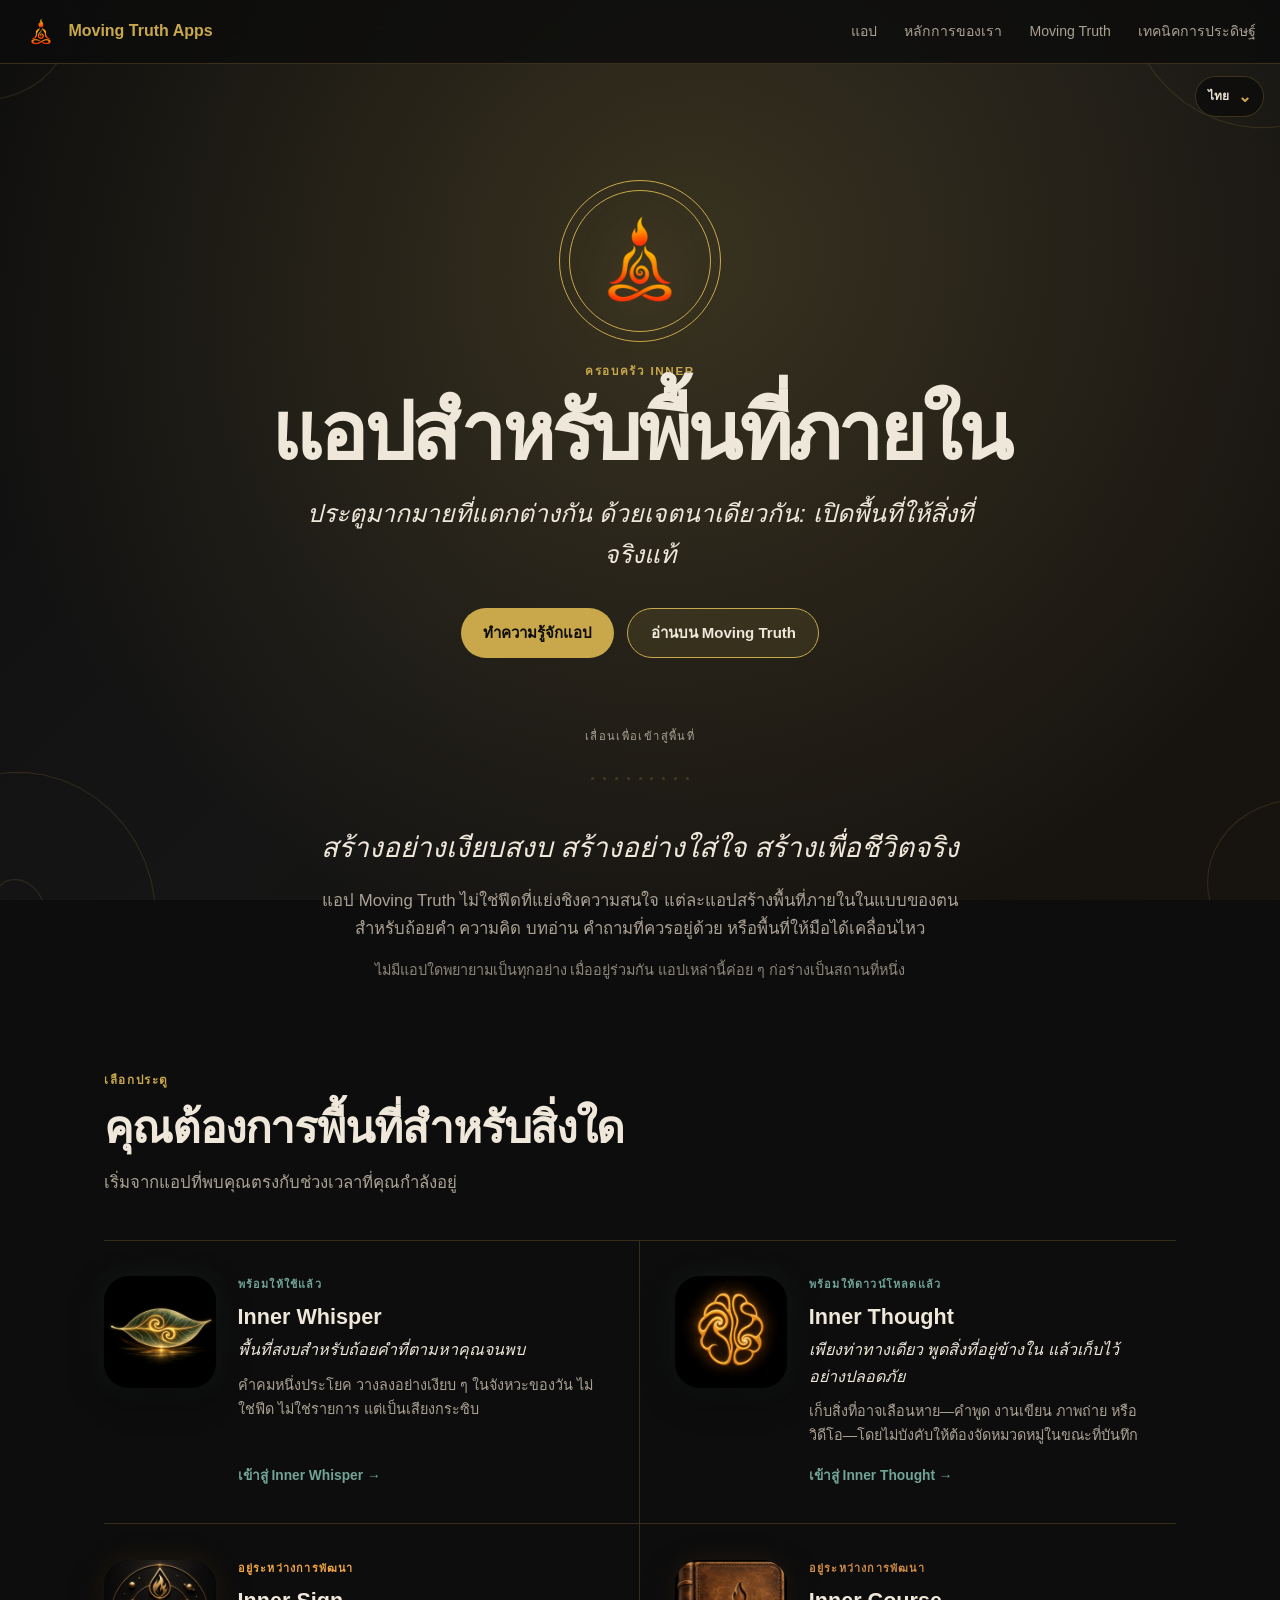
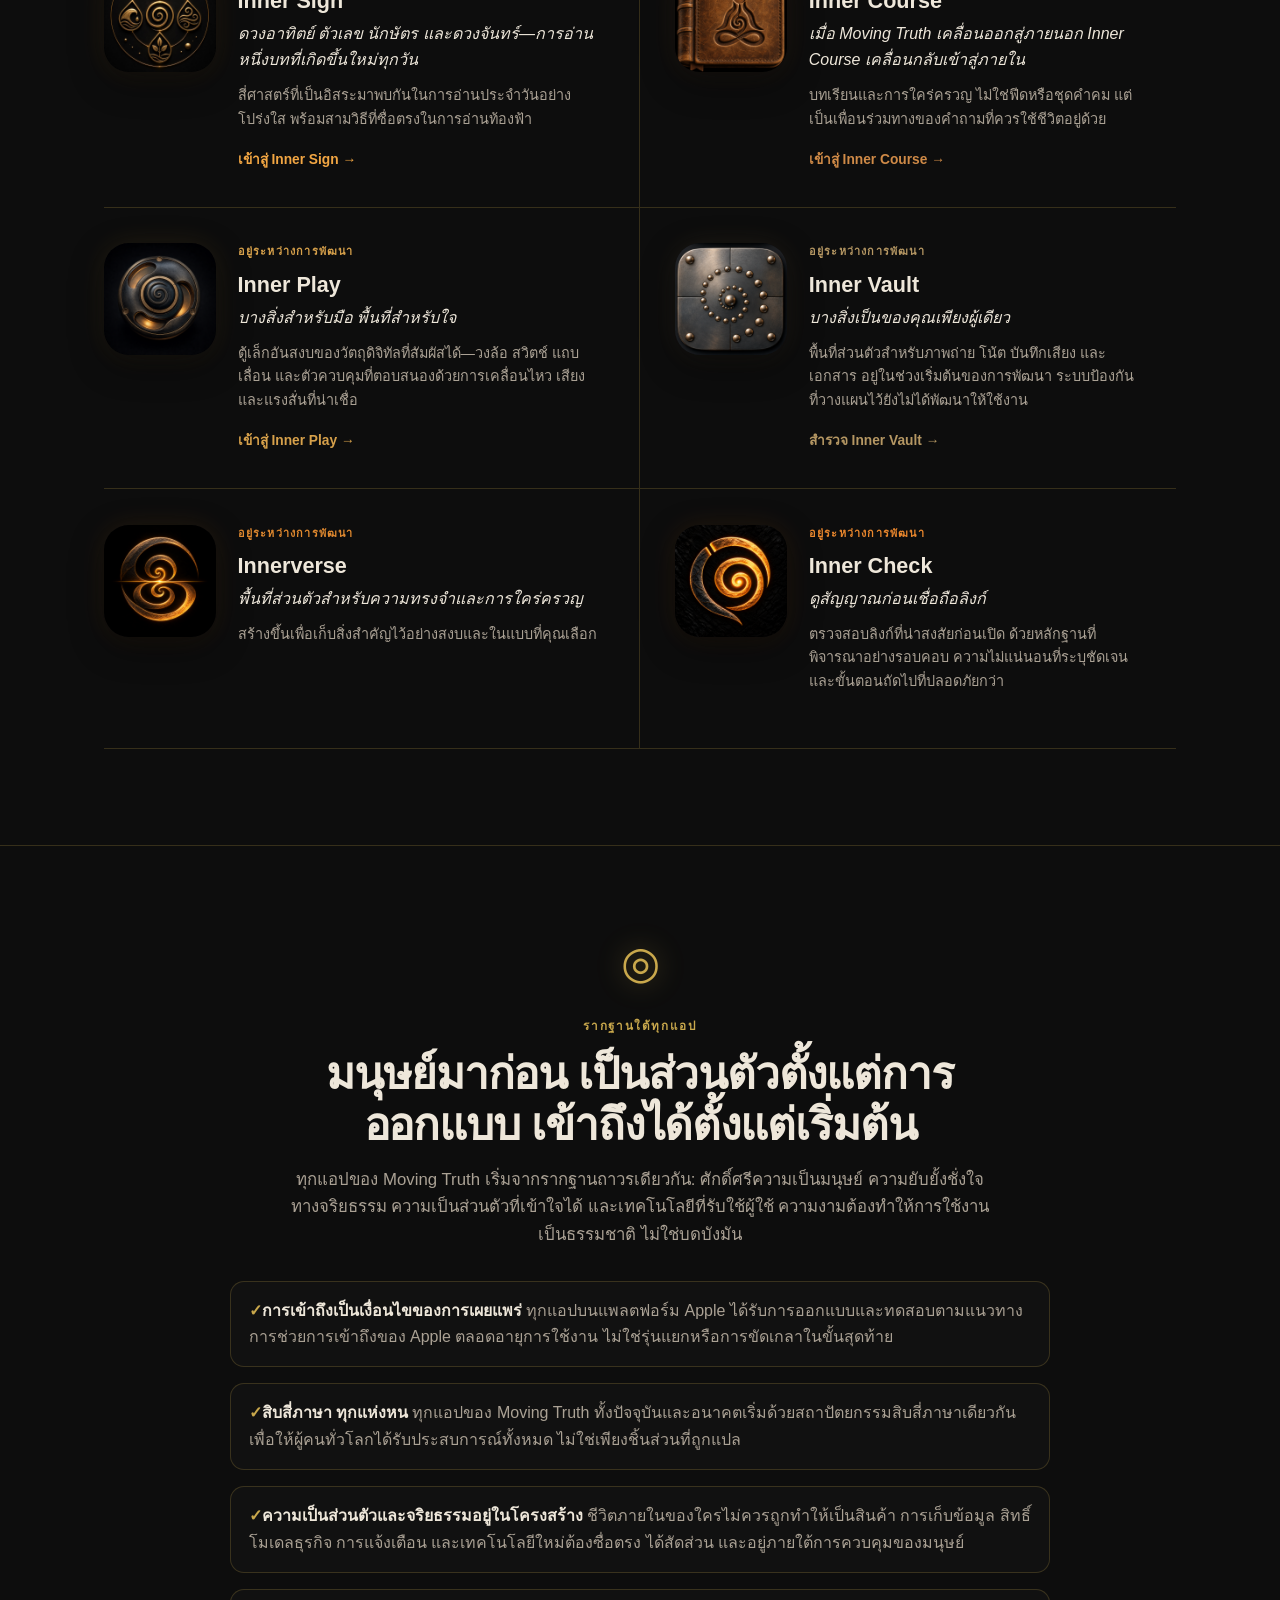
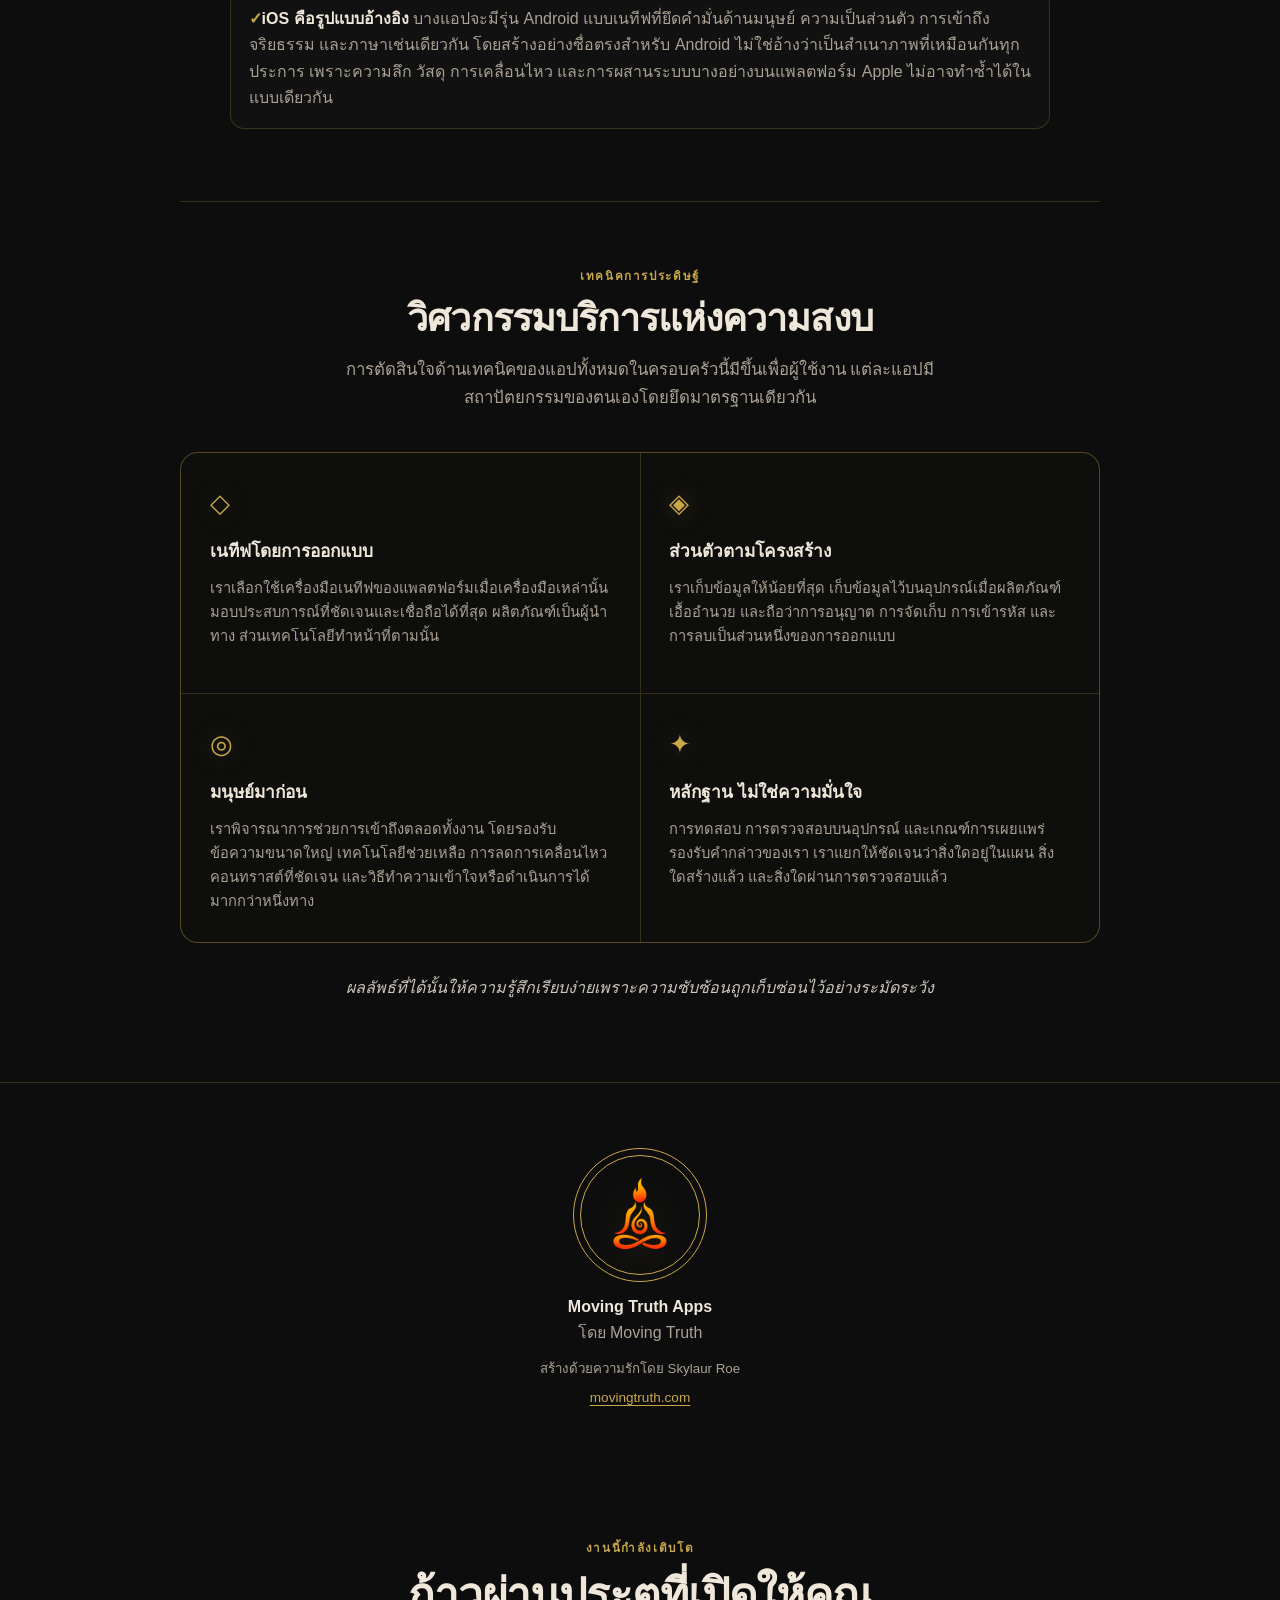
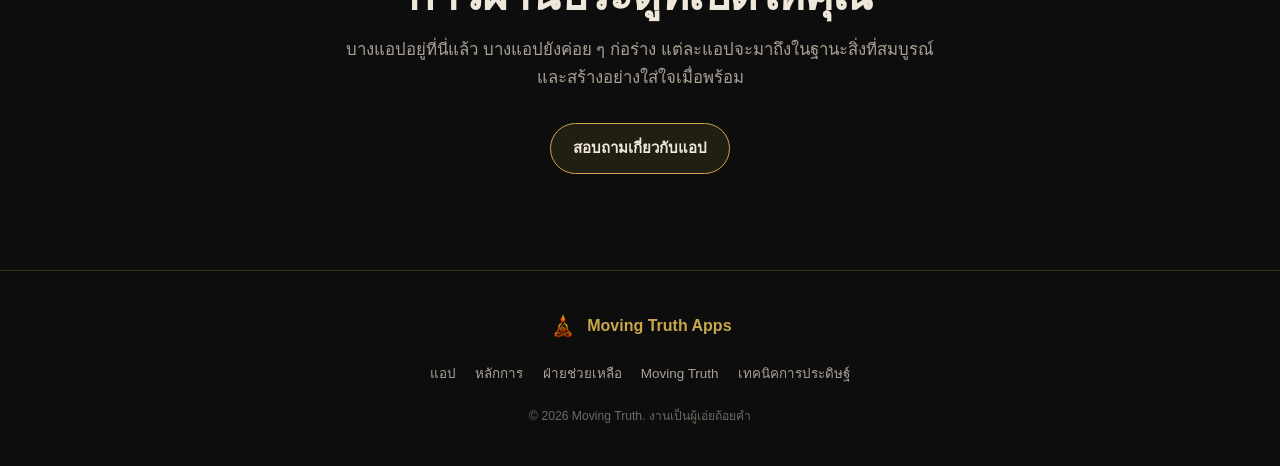
<file: th/index.html>
<!DOCTYPE html>
<html lang="th">
<head>
  <meta charset="UTF-8">
  <meta name="viewport" content="width=device-width, initial-scale=1.0">
  <meta name="theme-color" content="#0D0D0D">
  <meta name="description" content="แอปตระกูล Inner จาก Moving Truth: พื้นที่สงบ เป็นส่วนตัว และทุกคนเข้าถึงได้ สำหรับการใคร่ครวญ ความสร้างสรรค์ มุมมอง การเล่นผ่านประสาทสัมผัส และการรู้จักตนเอง">
  <meta property="og:title" content="Moving Truth Apps">
  <meta property="og:description" content="สร้างมาเพื่อพื้นที่ภายใน">
  <meta property="og:type" content="website">
  <meta property="og:url" content="https://apps.movingtruth.com/th/">
  <meta property="og:image" content="https://apps.movingtruth.com/assets/moving-truth-logo.png">
  <meta name="twitter:card" content="summary">
  <title>แอป Moving Truth — สร้างมาเพื่อพื้นที่ภายใน</title>
  <link rel="icon" type="image/png" href="../assets/moving-truth-logo.png">
  <link rel="apple-touch-icon" href="../assets/moving-truth-logo.png">
  <link rel="stylesheet" href="../styles.css">
  <script src="site.js" defer></script>





















































<!-- family-localization-meta:start -->
<link rel="canonical" href="https://apps.movingtruth.com/th/">
<link rel="alternate" hreflang="en" href="https://apps.movingtruth.com/">
<link rel="alternate" hreflang="fr" href="https://apps.movingtruth.com/fr/">
<link rel="alternate" hreflang="es" href="https://apps.movingtruth.com/es/">
<link rel="alternate" hreflang="de" href="https://apps.movingtruth.com/de/">
<link rel="alternate" hreflang="pt-BR" href="https://apps.movingtruth.com/pt-BR/">
<link rel="alternate" hreflang="it" href="https://apps.movingtruth.com/it/">
<link rel="alternate" hreflang="nl" href="https://apps.movingtruth.com/nl/">
<link rel="alternate" hreflang="hi" href="https://apps.movingtruth.com/hi/">
<link rel="alternate" hreflang="ar" href="https://apps.movingtruth.com/ar/">
<link rel="alternate" hreflang="zh-Hans" href="https://apps.movingtruth.com/zh-Hans/">
<link rel="alternate" hreflang="ja" href="https://apps.movingtruth.com/ja/">
<link rel="alternate" hreflang="ko" href="https://apps.movingtruth.com/ko/">
<link rel="alternate" hreflang="ru" href="https://apps.movingtruth.com/ru/">
<link rel="alternate" hreflang="th" href="https://apps.movingtruth.com/th/">
<link rel="alternate" hreflang="x-default" href="https://apps.movingtruth.com/">
<!-- family-localization-meta:end -->

<!-- family-localization-style:start -->
<style>
  .family-language{position:absolute;z-index:900;inset-block-start:4.75rem;inset-inline-end:1rem;color:#e8e0d0;font:600 .75rem/1.2 -apple-system,BlinkMacSystemFont,"Segoe UI",sans-serif}
  .family-language details{position:relative}
  .family-language summary{min-block-size:2.6rem;display:flex;align-items:center;gap:.55rem;padding:.3rem .75rem;list-style:none;border:1px solid rgba(201,168,76,.24);border-radius:999px;background:rgba(13,13,13,.82);cursor:pointer;backdrop-filter:blur(12px)}
  .family-language summary::-webkit-details-marker{display:none}
  .family-language summary::after{content:"⌄";font-size:1rem;color:#c9a84c}
  .family-language details[open] summary::after{transform:rotate(180deg)}
  .family-language__label{position:absolute;inline-size:1px;block-size:1px;padding:0;margin:-1px;overflow:hidden;clip:rect(0,0,0,0);white-space:nowrap;border:0}
  .family-language__menu{position:absolute;inset-block-start:calc(100% + .45rem);inset-inline-end:0;min-inline-size:12rem;max-block-size:min(65vh,28rem);overflow:auto;display:grid;gap:.2rem;padding:.4rem;border:1px solid rgba(201,168,76,.24);border-radius:16px;background:rgba(13,13,13,.97);box-shadow:0 16px 45px rgba(0,0,0,.42);backdrop-filter:blur(16px)}
  .family-language a{min-block-size:2.5rem;display:flex;align-items:center;padding:0 .7rem;border-radius:10px;color:inherit;text-decoration:none;white-space:nowrap}
  .family-language a:hover,.family-language a:focus-visible{background:rgba(201,168,76,.16);outline:2px solid transparent}
  .family-language a[aria-current="page"]{background:#c9a84c;color:#111}
  .language-suggestion{position:fixed;z-index:1100;inset-inline:50%;inset-block-end:1rem;transform:translateX(-50%);inline-size:min(calc(100% - 2rem),42rem);display:flex;align-items:center;justify-content:center;gap:.7rem;flex-wrap:wrap;padding:.8rem 1rem;border:1px solid rgba(201,168,76,.42);border-radius:16px;background:rgba(13,13,13,.96);color:#e8e0d0;font:600 .88rem/1.4 -apple-system,BlinkMacSystemFont,"Segoe UI",sans-serif;box-shadow:0 16px 45px rgba(0,0,0,.42);backdrop-filter:blur(16px)}
  .language-suggestion p{margin:0;color:#e8e0d0}
  .language-suggestion a,.language-suggestion button{min-block-size:2.35rem;display:inline-flex;align-items:center;padding:0 .8rem;border:1px solid rgba(201,168,76,.5);border-radius:999px;background:transparent;color:#e8e0d0;font:inherit;text-decoration:none;cursor:pointer}
  .language-suggestion a{background:#c9a84c;color:#111}
  .language-suggestion a:focus-visible,.language-suggestion button:focus-visible{outline:2px solid #f1d47a;outline-offset:2px}
  @media (max-width:700px){.family-language{inset-block-start:4.8rem;inset-inline-end:.75rem}}
</style>
<!-- family-localization-style:end -->
<!-- family-localization-script:start -->
<script src="../localization/language-preference.js" defer></script>
<!-- family-localization-script:end -->
</head>
<body>
<!-- family-localization:start -->
<div class="family-language">
<details>
<summary><span class="family-language__label">ภาษา</span><span>ไทย</span></summary>
<nav class="family-language__menu" aria-label="ภาษา">
  <a href="https://apps.movingtruth.com/" lang="en" data-language-choice="en">English</a>
  <a href="https://apps.movingtruth.com/fr/" lang="fr" data-language-choice="fr">Français</a>
  <a href="https://apps.movingtruth.com/es/" lang="es" data-language-choice="es">Español</a>
  <a href="https://apps.movingtruth.com/de/" lang="de" data-language-choice="de">Deutsch</a>
  <a href="https://apps.movingtruth.com/pt-BR/" lang="pt-BR" data-language-choice="pt-BR">Português (Brasil)</a>
  <a href="https://apps.movingtruth.com/it/" lang="it" data-language-choice="it">Italiano</a>
  <a href="https://apps.movingtruth.com/nl/" lang="nl" data-language-choice="nl">Nederlands</a>
  <a href="https://apps.movingtruth.com/hi/" lang="hi" data-language-choice="hi">हिन्दी</a>
  <a href="https://apps.movingtruth.com/ar/" lang="ar" data-language-choice="ar">العربية</a>
  <a href="https://apps.movingtruth.com/zh-Hans/" lang="zh-Hans" data-language-choice="zh-Hans">简体中文</a>
  <a href="https://apps.movingtruth.com/ja/" lang="ja" data-language-choice="ja">日本語</a>
  <a href="https://apps.movingtruth.com/ko/" lang="ko" data-language-choice="ko">한국어</a>
  <a href="https://apps.movingtruth.com/ru/" lang="ru" data-language-choice="ru">Русский</a>
  <a href="https://apps.movingtruth.com/th/" lang="th" data-language-choice="th" aria-current="page">ไทย</a>
</nav>
</details>
</div>
<!-- family-localization:end -->
  <a class="skip-link" href="#main-content">ข้ามไปยังเนื้อหาหลัก</a>

  <div class="living-canvas" aria-hidden="true">
    <div class="living-canvas__gradient"></div>
    <div class="living-canvas__glow"></div>
    <div class="living-canvas__motes" id="motes"></div>
    <svg class="living-canvas__corners" id="corner-spirals"></svg>
  </div>

  <header class="site-nav" role="banner">
    <a class="site-nav__brand" href="#top" aria-label="หน้าหลักแอป Moving Truth">
      <img src="../assets/moving-truth-logo.png" alt="">
      <span>Moving Truth Apps</span>
    </a>
    <button class="site-nav__toggle" type="button" aria-expanded="false" aria-controls="site-links">
      <span class="sr-only">เปิดเมนูนำทาง</span>
      <span aria-hidden="true"></span><span aria-hidden="true"></span><span aria-hidden="true"></span>
    </button>
    <nav aria-label="เมนูนำทางหลัก">
      <ul class="site-nav__links" id="site-links">
        <li><a href="#apps">แอป</a></li>
        <li><a href="#principles">หลักการของเรา</a></li>
        <li><a href="https://movingtruth.com">Moving Truth</a></li>
        <li><a href="#craft">เทคนิคการประดิษฐ์</a></li>
      </ul>
    </nav>
  </header>

  <main id="main-content">
    <section class="hero hero--hub" id="top" aria-labelledby="hero-title">
      <a class="hero__mark" href="https://movingtruth.com" aria-label="เยี่ยมชม Moving Truth">
        <img src="../assets/moving-truth-logo.png" alt="โลโก้ Moving Truth">
      </a>
      <span class="hero__eyebrow">ครอบครัว Inner</span>
      <h1 class="hero__name" id="hero-title">แอปสำหรับพื้นที่ภายใน</h1>
      <p class="hero__promise">ประตูมากมายที่แตกต่างกัน ด้วยเจตนาเดียวกัน: เปิดพื้นที่ให้สิ่งที่จริงแท้</p>
      <div class="hero__actions">
        <a class="button button--solid" href="#apps">ทำความรู้จักแอป</a>
        <a class="button button--outline" href="https://movingtruth.com/apps/">อ่านบน Moving Truth</a>
      </div>
      <p class="hero__scroll" aria-hidden="true">เลื่อนเพื่อเข้าสู่พื้นที่</p>
    </section>

    <div class="dot-row" aria-hidden="true">
      <span></span><span></span><span></span><span></span><span></span><span></span><span></span><span></span><span></span>
    </div>

    <section class="intro" aria-labelledby="family-title">
      <h2 id="family-title">สร้างอย่างเงียบสงบ สร้างอย่างใส่ใจ สร้างเพื่อชีวิตจริง</h2>
      <p>แอป Moving Truth ไม่ใช่ฟีดที่แย่งชิงความสนใจ แต่ละแอปสร้างพื้นที่ภายในในแบบของตน สำหรับถ้อยคำ ความคิด บทอ่าน คำถามที่ควรอยู่ด้วย หรือพื้นที่ให้มือได้เคลื่อนไหว</p>
      <p class="intro__trust">ไม่มีแอปใดพยายามเป็นทุกอย่าง เมื่ออยู่ร่วมกัน แอปเหล่านี้ค่อย ๆ ก่อร่างเป็นสถานที่หนึ่ง</p>
    </section>

    <section class="app-family" id="apps" aria-labelledby="apps-title">
      <div class="section-heading">
        <span class="eyebrow">เลือกประตู</span>
        <h2 id="apps-title">คุณต้องการพื้นที่สำหรับสิ่งใด</h2>
        <p>เริ่มจากแอปที่พบคุณตรงกับช่วงเวลาที่คุณกำลังอยู่</p>
      </div>

      <div class="app-grid">
        <a class="app-card" style="--card-rgb: 113, 164, 151" href="https://inner-whisper.movingtruth.com/th/">
          <img class="app-card__icon" src="../assets/inner-whisper.png?v=20261030" alt="Inner Whisper — ไอคอนแอป">
          <div class="app-card__body">
            <span class="app-card__status">พร้อมให้ใช้แล้ว</span>
            <h3>Inner Whisper</h3>
            <p class="app-card__tagline">พื้นที่สงบสำหรับถ้อยคำที่ตามหาคุณจนพบ</p>
            <p class="app-card__copy">คำคมหนึ่งประโยค วางลงอย่างเงียบ ๆ ในจังหวะของวัน ไม่ใช่ฟีด ไม่ใช่รายการ แต่เป็นเสียงกระซิบ</p>
            <span class="app-card__cta">เข้าสู่ Inner Whisper →</span>
          </div>
        </a>

        <a class="app-card" style="--card-rgb: 113, 164, 151" href="https://inner-thought.movingtruth.com/th/">
          <img class="app-card__icon" src="../assets/inner-thought.png?v=20261030" alt="Inner Thought — ไอคอนแอป">
          <div class="app-card__body">
            <span class="app-card__status">พร้อมให้ดาวน์โหลดแล้ว</span>
            <h3>Inner Thought</h3>
            <p class="app-card__tagline">เพียงท่าทางเดียว พูดสิ่งที่อยู่ข้างใน แล้วเก็บไว้อย่างปลอดภัย</p>
            <p class="app-card__copy">เก็บสิ่งที่อาจเลือนหาย—คำพูด งานเขียน ภาพถ่าย หรือวิดีโอ—โดยไม่บังคับให้ต้องจัดหมวดหมู่ในขณะที่บันทึก</p>
            <span class="app-card__cta">เข้าสู่ Inner Thought →</span>
          </div>
        </a>

        <a class="app-card" style="--card-rgb: 242, 166, 67" href="https://inner-sign.movingtruth.com/th/">
          <img class="app-card__icon" src="../assets/inner-sign.png?v=20261030" alt="Inner Sign — ไอคอนแอป">
          <div class="app-card__body">
            <span class="app-card__status">อยู่ระหว่างการพัฒนา</span>
            <h3>Inner Sign</h3>
            <p class="app-card__tagline">ดวงอาทิตย์ ตัวเลข นักษัตร และดวงจันทร์—การอ่านหนึ่งบทที่เกิดขึ้นใหม่ทุกวัน</p>
            <p class="app-card__copy">สี่ศาสตร์ที่เป็นอิสระมาพบกันในการอ่านประจำวันอย่างโปร่งใส พร้อมสามวิธีที่ซื่อตรงในการอ่านท้องฟ้า</p>
            <span class="app-card__cta">เข้าสู่ Inner Sign →</span>
          </div>
        </a>

        <a class="app-card" style="--card-rgb: 207, 138, 71" href="https://inner-course.movingtruth.com/th/">
          <img class="app-card__icon" src="../assets/inner-course.png?v=20261030" alt="Inner Course — ไอคอนแอป">
          <div class="app-card__body">
            <span class="app-card__status">อยู่ระหว่างการพัฒนา</span>
            <h3>Inner Course</h3>
            <p class="app-card__tagline">เมื่อ Moving Truth เคลื่อนออกสู่ภายนอก Inner Course เคลื่อนกลับเข้าสู่ภายใน</p>
            <p class="app-card__copy">บทเรียนและการใคร่ครวญ ไม่ใช่ฟีดหรือชุดคำคม แต่เป็นเพื่อนร่วมทางของคำถามที่ควรใช้ชีวิตอยู่ด้วย</p>
            <span class="app-card__cta">เข้าสู่ Inner Course →</span>
          </div>
        </a>

        <a class="app-card" style="--card-rgb: 215, 161, 75" href="https://inner-play.movingtruth.com/th/">
          <img class="app-card__icon" src="../assets/inner-play.png?v=20261030" alt="Inner Play — ไอคอนแอป">
          <div class="app-card__body">
            <span class="app-card__status">อยู่ระหว่างการพัฒนา</span>
            <h3>Inner Play</h3>
            <p class="app-card__tagline">บางสิ่งสำหรับมือ พื้นที่สำหรับใจ</p>
            <p class="app-card__copy">ตู้เล็กอันสงบของวัตถุดิจิทัลที่สัมผัสได้—วงล้อ สวิตช์ แถบเลื่อน และตัวควบคุมที่ตอบสนองด้วยการเคลื่อนไหว เสียง และแรงสั่นที่น่าเชื่อ</p>
            <span class="app-card__cta">เข้าสู่ Inner Play →</span>
          </div>
        </a>
        <a class="app-card" style="--card-rgb: 181, 151, 99" href="https://inner-vault.movingtruth.com/" hreflang="en">
          <img class="app-card__icon" src="../assets/inner-vault.png?v=20261030" alt="Inner Vault — ไอคอนแอป">
          <div class="app-card__body">
            <span class="app-card__status">อยู่ระหว่างการพัฒนา</span>
            <h3>Inner Vault</h3>
            <p class="app-card__tagline">บางสิ่งเป็นของคุณเพียงผู้เดียว</p>
            <p class="app-card__copy">พื้นที่ส่วนตัวสำหรับภาพถ่าย โน้ต บันทึกเสียง และเอกสาร อยู่ในช่วงเริ่มต้นของการพัฒนา ระบบป้องกันที่วางแผนไว้ยังไม่ได้พัฒนาให้ใช้งาน</p>
            <span class="app-card__cta">สำรวจ Inner Vault →</span>
          </div>
        </a>

        <article class="app-card app-card--static" style="--card-rgb: 224, 137, 47" aria-labelledby="innerverse-card-title">
          <img class="app-card__icon" src="../assets/innerverse.png?v=20261111" alt="Innerverse — ไอคอนแอป">
          <div class="app-card__body">
            <span class="app-card__status">อยู่ระหว่างการพัฒนา</span>
            <h3 id="innerverse-card-title">Innerverse</h3>
            <p class="app-card__tagline">พื้นที่ส่วนตัวสำหรับความทรงจำและการใคร่ครวญ</p>
            <p class="app-card__copy">สร้างขึ้นเพื่อเก็บสิ่งสำคัญไว้อย่างสงบและในแบบที่คุณเลือก</p>
          </div>
        </article>

        <article class="app-card app-card--static" style="--card-rgb: 234, 135, 45" aria-labelledby="inner-check-card-title">
          <img class="app-card__icon" src="../assets/inner-check.png?v=20261111" alt="Inner Check — ไอคอนแอป">
          <div class="app-card__body">
            <span class="app-card__status">อยู่ระหว่างการพัฒนา</span>
            <h3 id="inner-check-card-title">Inner Check</h3>
            <p class="app-card__tagline">ดูสัญญาณก่อนเชื่อถือลิงก์</p>
            <p class="app-card__copy">ตรวจสอบลิงก์ที่น่าสงสัยก่อนเปิด ด้วยหลักฐานที่พิจารณาอย่างรอบคอบ ความไม่แน่นอนที่ระบุชัดเจน และขั้นตอนถัดไปที่ปลอดภัยกว่า</p>
          </div>
        </article>
      </div>
    </section>

    <section class="statement statement--bordered" id="principles" aria-labelledby="principles-title">
      <span class="statement__symbol" aria-hidden="true">◎</span>
      <span class="eyebrow">รากฐานใต้ทุกแอป</span>
      <h2 id="principles-title">มนุษย์มาก่อน เป็นส่วนตัวตั้งแต่การออกแบบ เข้าถึงได้ตั้งแต่เริ่มต้น</h2>
      <p>ทุกแอปของ Moving Truth เริ่มจากรากฐานถาวรเดียวกัน: ศักดิ์ศรีความเป็นมนุษย์ ความยับยั้งชั่งใจทางจริยธรรม ความเป็นส่วนตัวที่เข้าใจได้ และเทคโนโลยีที่รับใช้ผู้ใช้ ความงามต้องทำให้การใช้งานเป็นธรรมชาติ ไม่ใช่บดบังมัน</p>
      <ul class="truth-list commitment-list">
        <li><strong>การเข้าถึงเป็นเงื่อนไขของการเผยแพร่</strong> ทุกแอปบนแพลตฟอร์ม Apple ได้รับการออกแบบและทดสอบตามแนวทางการช่วยการเข้าถึงของ Apple ตลอดอายุการใช้งาน ไม่ใช่รุ่นแยกหรือการขัดเกลาในขั้นสุดท้าย</li>
        <li><strong>สิบสี่ภาษา ทุกแห่งหน</strong> ทุกแอปของ Moving Truth ทั้งปัจจุบันและอนาคตเริ่มด้วยสถาปัตยกรรมสิบสี่ภาษาเดียวกัน เพื่อให้ผู้คนทั่วโลกได้รับประสบการณ์ทั้งหมด ไม่ใช่เพียงชิ้นส่วนที่ถูกแปล</li>
        <li><strong>ความเป็นส่วนตัวและจริยธรรมอยู่ในโครงสร้าง</strong> ชีวิตภายในของใครไม่ควรถูกทำให้เป็นสินค้า การเก็บข้อมูล สิทธิ์ โมเดลธุรกิจ การแจ้งเตือน และเทคโนโลยีใหม่ต้องซื่อตรง ได้สัดส่วน และอยู่ภายใต้การควบคุมของมนุษย์</li>
        <li><strong>iOS คือรูปแบบอ้างอิง</strong> บางแอปจะมีรุ่น Android แบบเนทีฟที่ยึดคำมั่นด้านมนุษย์ ความเป็นส่วนตัว การเข้าถึง จริยธรรม และภาษาเช่นเดียวกัน โดยสร้างอย่างซื่อตรงสำหรับ Android ไม่ใช่อ้างว่าเป็นสำเนาภาพที่เหมือนกันทุกประการ เพราะความลึก วัสดุ การเคลื่อนไหว และการผสานระบบบางอย่างบนแพลตฟอร์ม Apple ไม่อาจทำซ้ำได้ในแบบเดียวกัน</li>
      </ul>

      <section class="craft" id="craft" aria-labelledby="craft-title">
        <span class="eyebrow">เทคนิคการประดิษฐ์</span>
        <h3 id="craft-title">วิศวกรรมบริการแห่งความสงบ</h3>
        <p class="craft__intro">การตัดสินใจด้านเทคนิคของแอปทั้งหมดในครอบครัวนี้มีขึ้นเพื่อผู้ใช้งาน แต่ละแอปมีสถาปัตยกรรมของตนเองโดยยึดมาตรฐานเดียวกัน</p>
        <div class="craft__grid">
          <article>
            <span aria-hidden="true">◇</span>
            <h4>เนทีฟโดยการออกแบบ</h4>
            <p>เราเลือกใช้เครื่องมือเนทีฟของแพลตฟอร์มเมื่อเครื่องมือเหล่านั้นมอบประสบการณ์ที่ชัดเจนและเชื่อถือได้ที่สุด ผลิตภัณฑ์เป็นผู้นำทาง ส่วนเทคโนโลยีทำหน้าที่ตามนั้น</p>
          </article>
          <article>
            <span aria-hidden="true">◈</span>
            <h4>ส่วนตัวตามโครงสร้าง</h4>
            <p>เราเก็บข้อมูลให้น้อยที่สุด เก็บข้อมูลไว้บนอุปกรณ์เมื่อผลิตภัณฑ์เอื้ออำนวย และถือว่าการอนุญาต การจัดเก็บ การเข้ารหัส และการลบเป็นส่วนหนึ่งของการออกแบบ</p>
          </article>
          <article>
            <span aria-hidden="true">◎</span>
            <h4>มนุษย์มาก่อน</h4>
            <p>เราพิจารณาการช่วยการเข้าถึงตลอดทั้งงาน โดยรองรับข้อความขนาดใหญ่ เทคโนโลยีช่วยเหลือ การลดการเคลื่อนไหว คอนทราสต์ที่ชัดเจน และวิธีทำความเข้าใจหรือดำเนินการได้มากกว่าหนึ่งทาง</p>
          </article>
          <article>
            <span aria-hidden="true">✦</span>
            <h4>หลักฐาน ไม่ใช่ความมั่นใจ</h4>
            <p>การทดสอบ การตรวจสอบบนอุปกรณ์ และเกณฑ์การเผยแพร่รองรับคำกล่าวของเรา เราแยกให้ชัดเจนว่าสิ่งใดอยู่ในแผน สิ่งใดสร้างแล้ว และสิ่งใดผ่านการตรวจสอบแล้ว</p>
          </article>
        </div>
        <p class="craft__seal">ผลลัพธ์ที่ได้นั้นให้ความรู้สึกเรียบง่ายเพราะความซับซ้อนถูกเก็บซ่อนไว้อย่างระมัดระวัง</p>
      </section>
    </section>

    <section class="moving-truth" aria-label="เกี่ยวกับ Moving Truth">
      <a class="moving-truth__ring" href="https://movingtruth.com" aria-label="Moving Truth เปิด movingtruth.com">
        <img src="../assets/moving-truth-logo.png" alt="โลโก้ Moving Truth">
      </a>
      <strong>Moving Truth Apps</strong>
      <span>โดย Moving Truth</span>
      <small>สร้างด้วยความรักโดย Skylaur Roe</small>
      <a href="https://movingtruth.com">movingtruth.com</a>
    </section>

    <section class="closing" aria-labelledby="closing-title">
      <span class="eyebrow">งานนี้กำลังเติบโต</span>
      <h2 id="closing-title">ก้าวผ่านประตูที่เปิดให้คุณ</h2>
      <p>บางแอปอยู่ที่นี่แล้ว บางแอปยังค่อย ๆ ก่อร่าง แต่ละแอปจะมาถึงในฐานะสิ่งที่สมบูรณ์และสร้างอย่างใส่ใจเมื่อพร้อม</p>
      <a class="button button--outline" href="mailto:support@movingtruth.com?subject=Moving%20Truth%20Apps">สอบถามเกี่ยวกับแอป</a>
    </section>
  </main>

  <footer>
    <div class="footer__brand"><img src="../assets/moving-truth-logo.png" alt=""><strong>Moving Truth Apps</strong></div>
    <nav aria-label="เมนูนำทางส่วนท้าย">
      <ul>
        <li><a href="#apps">แอป</a></li>
        <li><a href="#principles">หลักการ</a></li>
        <li><a href="mailto:support@movingtruth.com">ฝ่ายช่วยเหลือ</a></li>
        <li><a href="https://movingtruth.com">Moving Truth</a></li>
        <li><a href="#craft">เทคนิคการประดิษฐ์</a></li>
      </ul>
    </nav>
    <p>© 2026 Moving Truth. งานเป็นผู้เอ่ยถ้อยคำ</p>
  </footer>
</body>
</html>
</file>
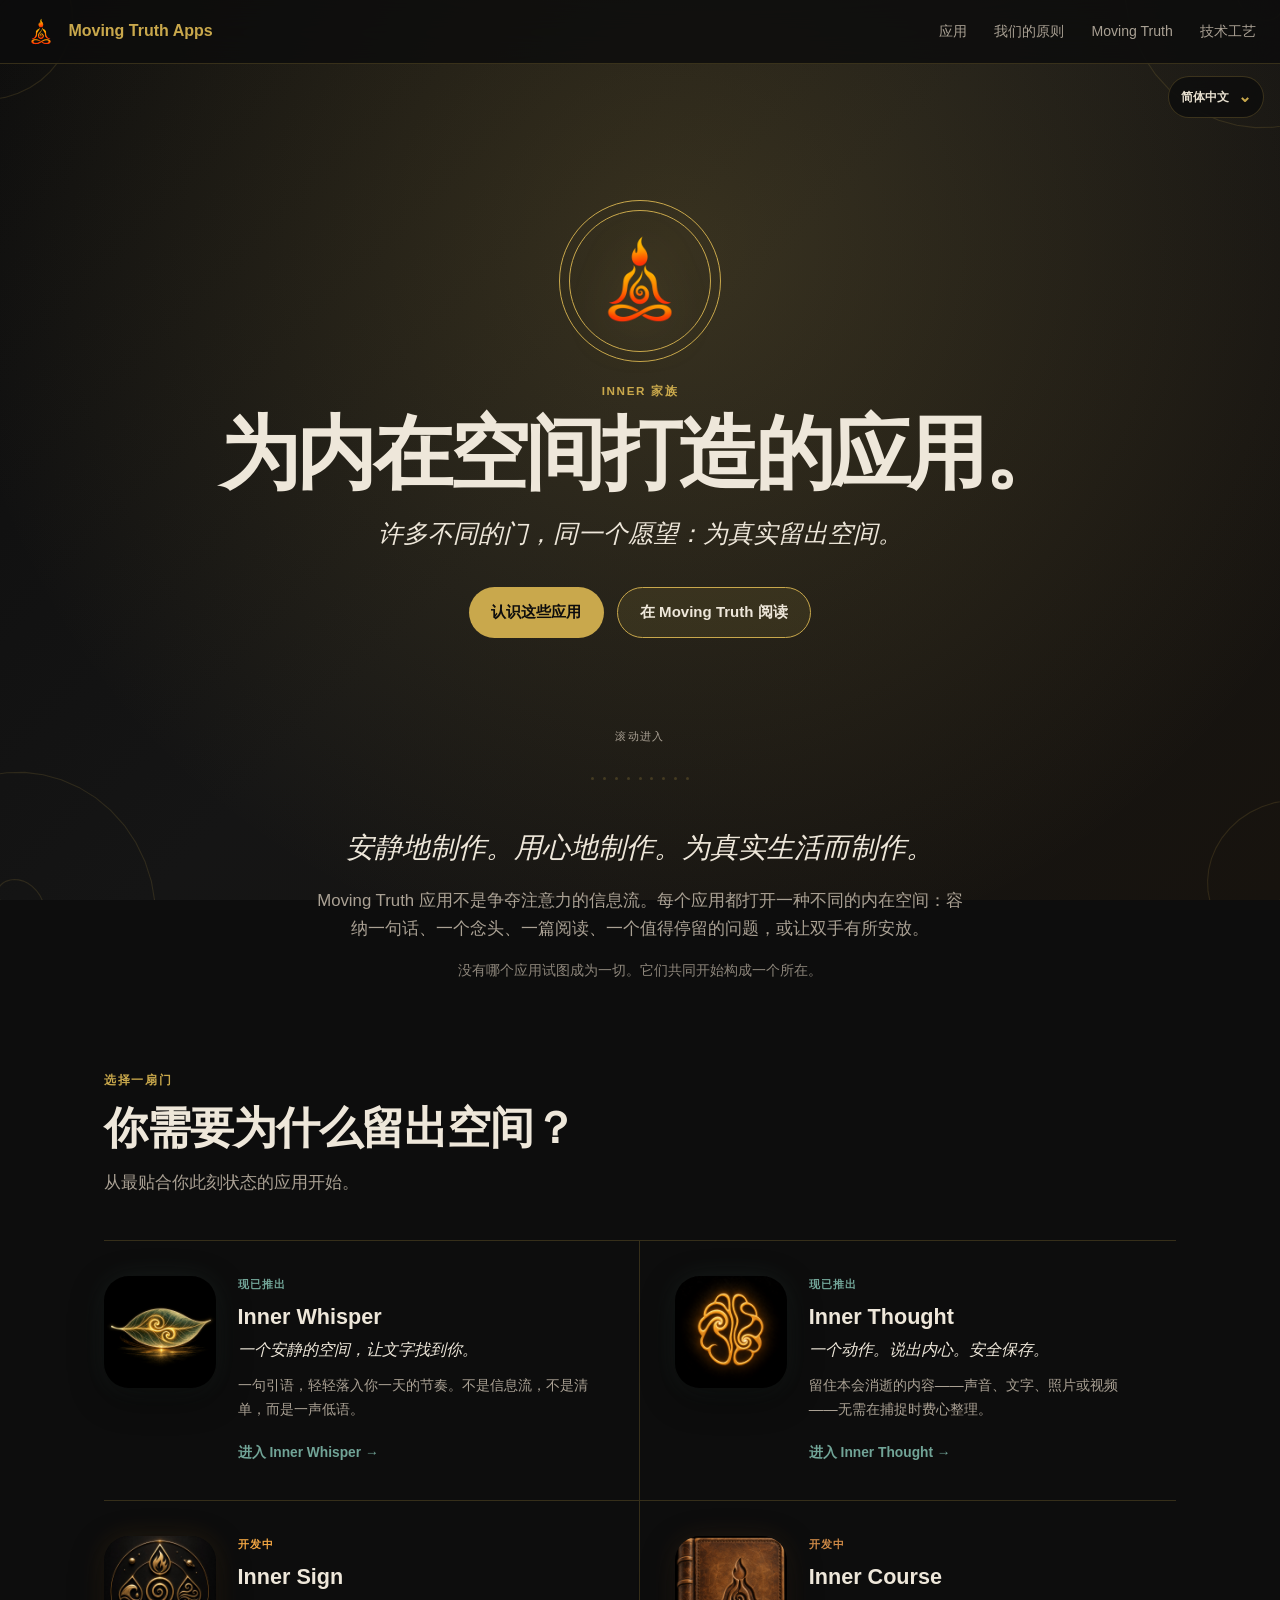
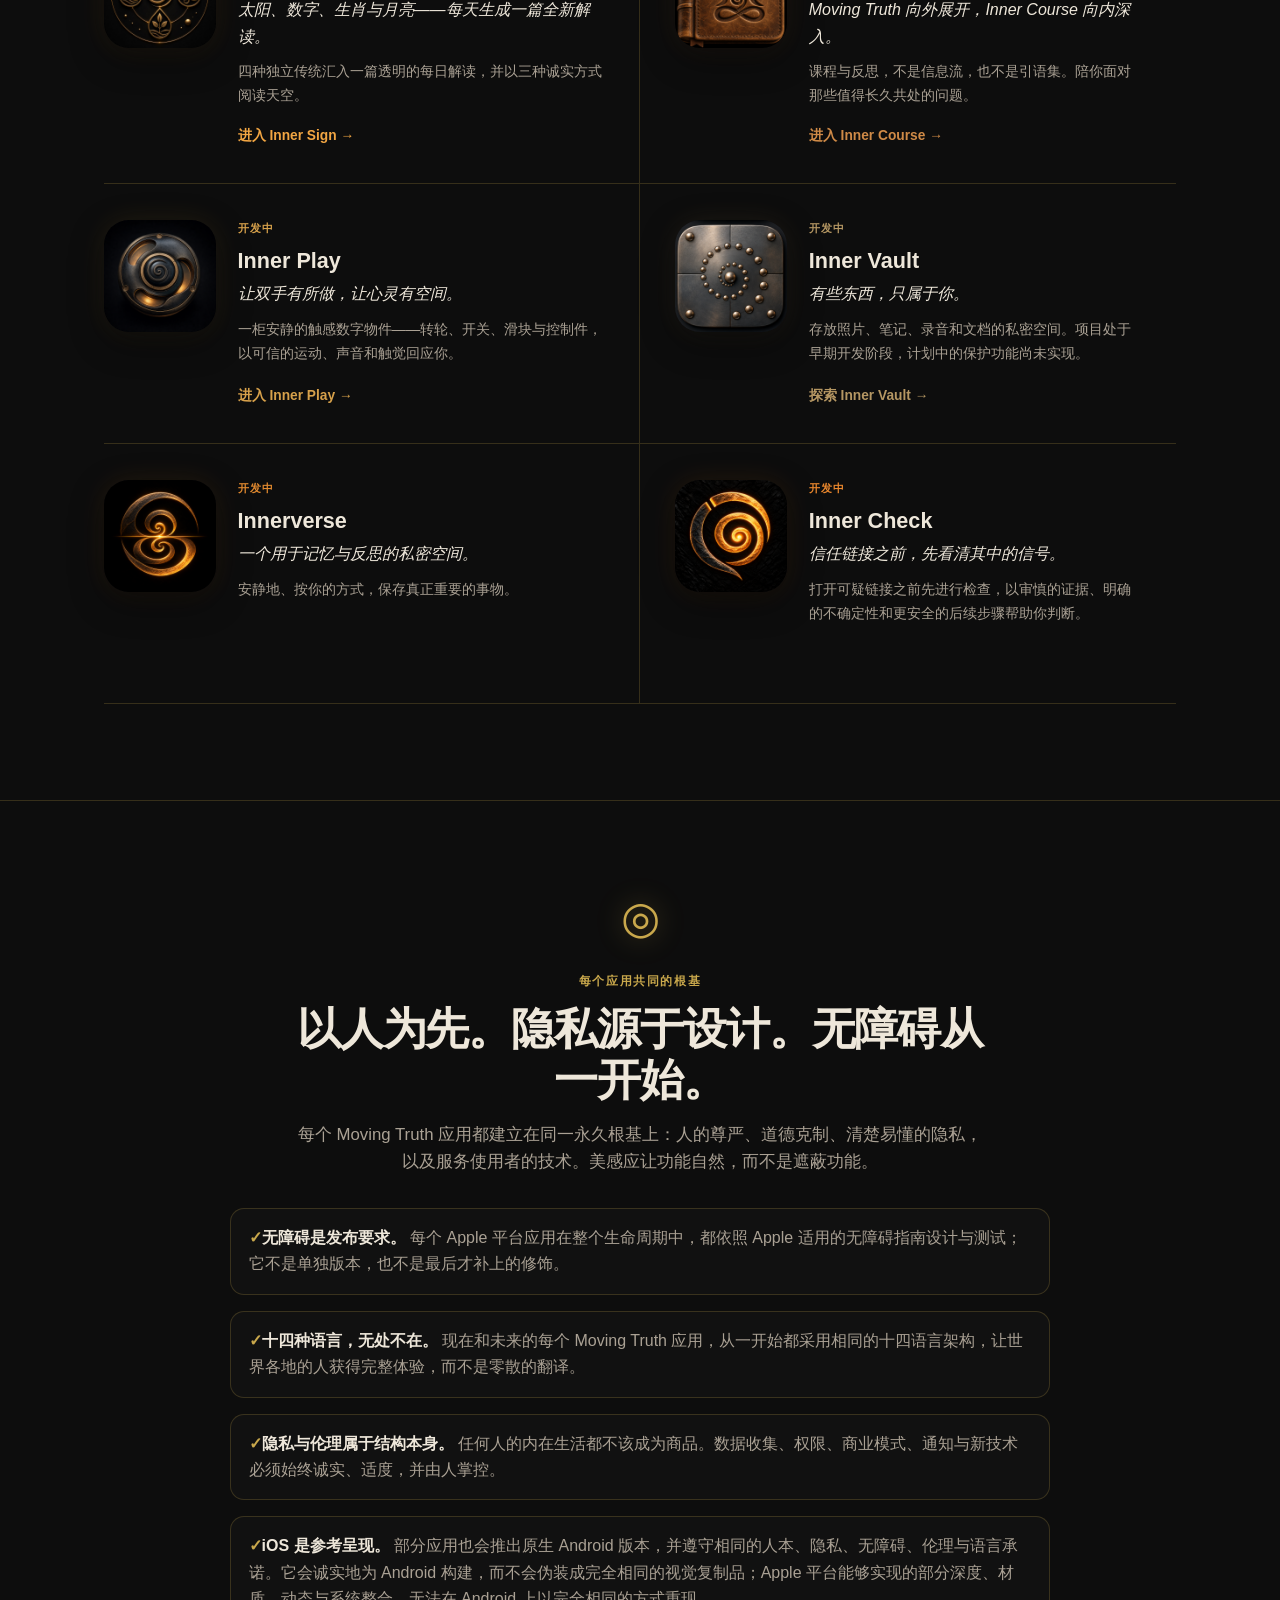
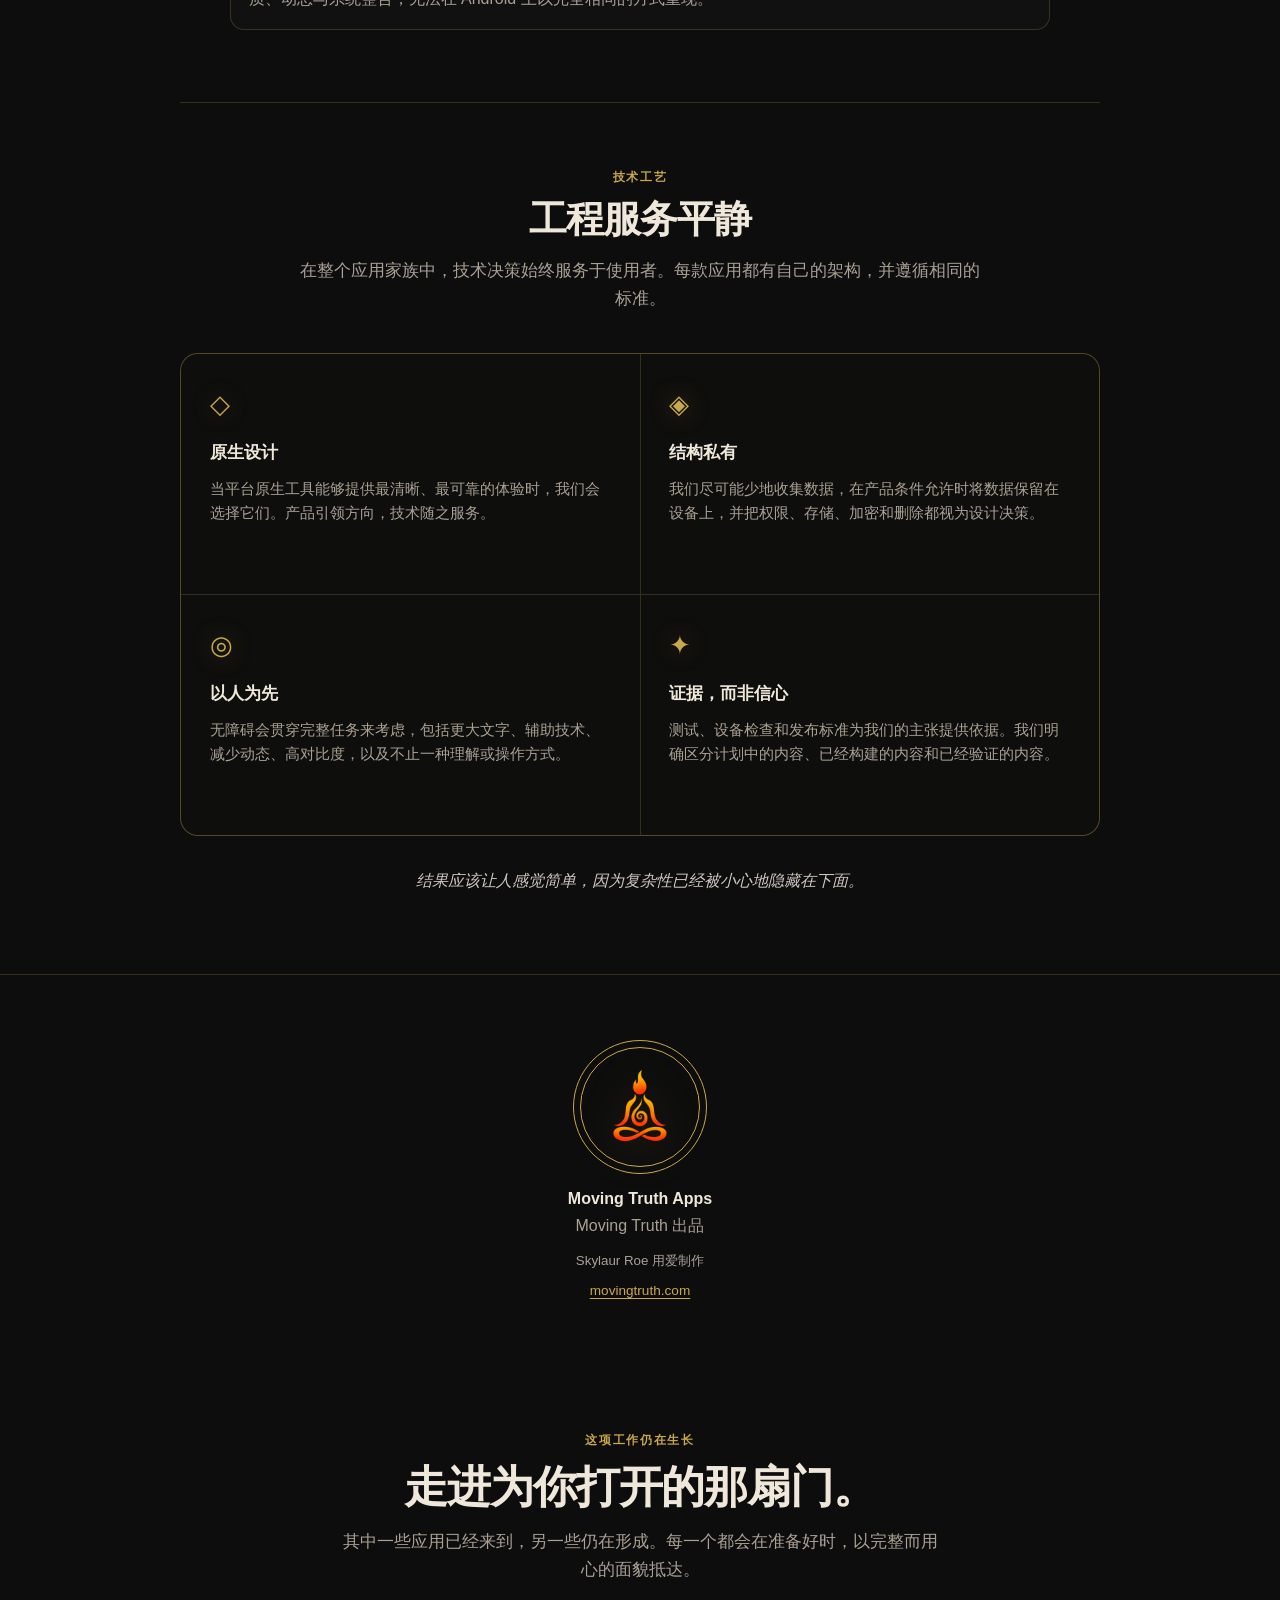
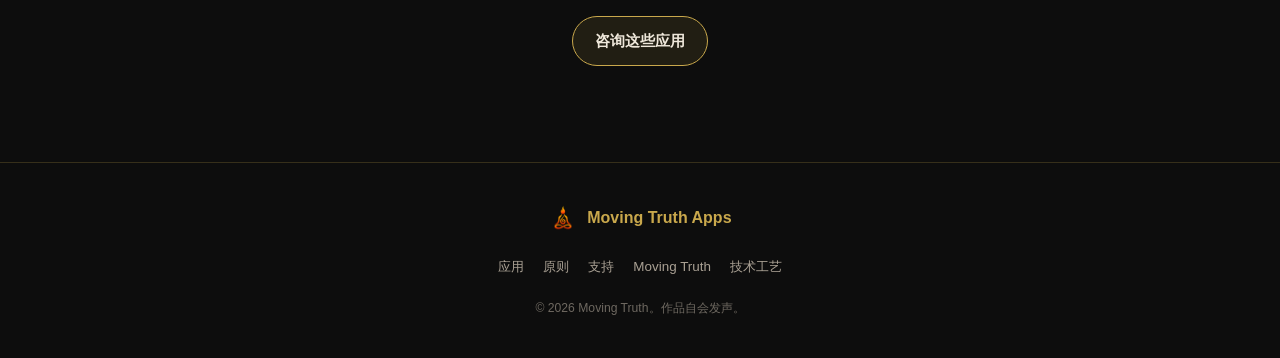
<file: zh-Hans/index.html>
<!DOCTYPE html>
<html lang="zh-Hans">
<head>
  <meta charset="UTF-8">
  <meta name="viewport" content="width=device-width, initial-scale=1.0">
  <meta name="theme-color" content="#0D0D0D">
  <meta name="description" content="Moving Truth 的 Inner 应用家族：安静、私密且无障碍的空间，用于反思、创造、转换视角、感官探索与认识自我。">
  <meta property="og:title" content="Moving Truth Apps">
  <meta property="og:description" content="为内在空间而生。">
  <meta property="og:type" content="website">
  <meta property="og:url" content="https://apps.movingtruth.com/zh-Hans/">
  <meta property="og:image" content="https://apps.movingtruth.com/assets/moving-truth-logo.png">
  <meta name="twitter:card" content="summary">
  <title>Moving Truth 应用 — 为内在空间而生</title>
  <link rel="icon" type="image/png" href="../assets/moving-truth-logo.png">
  <link rel="apple-touch-icon" href="../assets/moving-truth-logo.png">
  <link rel="stylesheet" href="../styles.css">
  <script src="site.js" defer></script>





















































<!-- family-localization-meta:start -->
<link rel="canonical" href="https://apps.movingtruth.com/zh-Hans/">
<link rel="alternate" hreflang="en" href="https://apps.movingtruth.com/">
<link rel="alternate" hreflang="fr" href="https://apps.movingtruth.com/fr/">
<link rel="alternate" hreflang="es" href="https://apps.movingtruth.com/es/">
<link rel="alternate" hreflang="de" href="https://apps.movingtruth.com/de/">
<link rel="alternate" hreflang="pt-BR" href="https://apps.movingtruth.com/pt-BR/">
<link rel="alternate" hreflang="it" href="https://apps.movingtruth.com/it/">
<link rel="alternate" hreflang="nl" href="https://apps.movingtruth.com/nl/">
<link rel="alternate" hreflang="hi" href="https://apps.movingtruth.com/hi/">
<link rel="alternate" hreflang="ar" href="https://apps.movingtruth.com/ar/">
<link rel="alternate" hreflang="zh-Hans" href="https://apps.movingtruth.com/zh-Hans/">
<link rel="alternate" hreflang="ja" href="https://apps.movingtruth.com/ja/">
<link rel="alternate" hreflang="ko" href="https://apps.movingtruth.com/ko/">
<link rel="alternate" hreflang="ru" href="https://apps.movingtruth.com/ru/">
<link rel="alternate" hreflang="th" href="https://apps.movingtruth.com/th/">
<link rel="alternate" hreflang="x-default" href="https://apps.movingtruth.com/">
<!-- family-localization-meta:end -->

<!-- family-localization-style:start -->
<style>
  .family-language{position:absolute;z-index:900;inset-block-start:4.75rem;inset-inline-end:1rem;color:#e8e0d0;font:600 .75rem/1.2 -apple-system,BlinkMacSystemFont,"Segoe UI",sans-serif}
  .family-language details{position:relative}
  .family-language summary{min-block-size:2.6rem;display:flex;align-items:center;gap:.55rem;padding:.3rem .75rem;list-style:none;border:1px solid rgba(201,168,76,.24);border-radius:999px;background:rgba(13,13,13,.82);cursor:pointer;backdrop-filter:blur(12px)}
  .family-language summary::-webkit-details-marker{display:none}
  .family-language summary::after{content:"⌄";font-size:1rem;color:#c9a84c}
  .family-language details[open] summary::after{transform:rotate(180deg)}
  .family-language__label{position:absolute;inline-size:1px;block-size:1px;padding:0;margin:-1px;overflow:hidden;clip:rect(0,0,0,0);white-space:nowrap;border:0}
  .family-language__menu{position:absolute;inset-block-start:calc(100% + .45rem);inset-inline-end:0;min-inline-size:12rem;max-block-size:min(65vh,28rem);overflow:auto;display:grid;gap:.2rem;padding:.4rem;border:1px solid rgba(201,168,76,.24);border-radius:16px;background:rgba(13,13,13,.97);box-shadow:0 16px 45px rgba(0,0,0,.42);backdrop-filter:blur(16px)}
  .family-language a{min-block-size:2.5rem;display:flex;align-items:center;padding:0 .7rem;border-radius:10px;color:inherit;text-decoration:none;white-space:nowrap}
  .family-language a:hover,.family-language a:focus-visible{background:rgba(201,168,76,.16);outline:2px solid transparent}
  .family-language a[aria-current="page"]{background:#c9a84c;color:#111}
  .language-suggestion{position:fixed;z-index:1100;inset-inline:50%;inset-block-end:1rem;transform:translateX(-50%);inline-size:min(calc(100% - 2rem),42rem);display:flex;align-items:center;justify-content:center;gap:.7rem;flex-wrap:wrap;padding:.8rem 1rem;border:1px solid rgba(201,168,76,.42);border-radius:16px;background:rgba(13,13,13,.96);color:#e8e0d0;font:600 .88rem/1.4 -apple-system,BlinkMacSystemFont,"Segoe UI",sans-serif;box-shadow:0 16px 45px rgba(0,0,0,.42);backdrop-filter:blur(16px)}
  .language-suggestion p{margin:0;color:#e8e0d0}
  .language-suggestion a,.language-suggestion button{min-block-size:2.35rem;display:inline-flex;align-items:center;padding:0 .8rem;border:1px solid rgba(201,168,76,.5);border-radius:999px;background:transparent;color:#e8e0d0;font:inherit;text-decoration:none;cursor:pointer}
  .language-suggestion a{background:#c9a84c;color:#111}
  .language-suggestion a:focus-visible,.language-suggestion button:focus-visible{outline:2px solid #f1d47a;outline-offset:2px}
  @media (max-width:700px){.family-language{inset-block-start:4.8rem;inset-inline-end:.75rem}}
</style>
<!-- family-localization-style:end -->
<!-- family-localization-script:start -->
<script src="../localization/language-preference.js" defer></script>
<!-- family-localization-script:end -->
</head>
<body>
<!-- family-localization:start -->
<div class="family-language">
<details>
<summary><span class="family-language__label">语言</span><span>简体中文</span></summary>
<nav class="family-language__menu" aria-label="语言">
  <a href="https://apps.movingtruth.com/" lang="en" data-language-choice="en">English</a>
  <a href="https://apps.movingtruth.com/fr/" lang="fr" data-language-choice="fr">Français</a>
  <a href="https://apps.movingtruth.com/es/" lang="es" data-language-choice="es">Español</a>
  <a href="https://apps.movingtruth.com/de/" lang="de" data-language-choice="de">Deutsch</a>
  <a href="https://apps.movingtruth.com/pt-BR/" lang="pt-BR" data-language-choice="pt-BR">Português (Brasil)</a>
  <a href="https://apps.movingtruth.com/it/" lang="it" data-language-choice="it">Italiano</a>
  <a href="https://apps.movingtruth.com/nl/" lang="nl" data-language-choice="nl">Nederlands</a>
  <a href="https://apps.movingtruth.com/hi/" lang="hi" data-language-choice="hi">हिन्दी</a>
  <a href="https://apps.movingtruth.com/ar/" lang="ar" data-language-choice="ar">العربية</a>
  <a href="https://apps.movingtruth.com/zh-Hans/" lang="zh-Hans" data-language-choice="zh-Hans" aria-current="page">简体中文</a>
  <a href="https://apps.movingtruth.com/ja/" lang="ja" data-language-choice="ja">日本語</a>
  <a href="https://apps.movingtruth.com/ko/" lang="ko" data-language-choice="ko">한국어</a>
  <a href="https://apps.movingtruth.com/ru/" lang="ru" data-language-choice="ru">Русский</a>
  <a href="https://apps.movingtruth.com/th/" lang="th" data-language-choice="th">ไทย</a>
</nav>
</details>
</div>
<!-- family-localization:end -->
  <a class="skip-link" href="#main-content">跳到主要内容</a>

  <div class="living-canvas" aria-hidden="true">
    <div class="living-canvas__gradient"></div>
    <div class="living-canvas__glow"></div>
    <div class="living-canvas__motes" id="motes"></div>
    <svg class="living-canvas__corners" id="corner-spirals"></svg>
  </div>

  <header class="site-nav" role="banner">
    <a class="site-nav__brand" href="#top" aria-label="Moving Truth 应用主页">
      <img src="../assets/moving-truth-logo.png" alt="">
      <span>Moving Truth Apps</span>
    </a>
    <button class="site-nav__toggle" type="button" aria-expanded="false" aria-controls="site-links">
      <span class="sr-only">打开导航</span>
      <span aria-hidden="true"></span><span aria-hidden="true"></span><span aria-hidden="true"></span>
    </button>
    <nav aria-label="主导航">
      <ul class="site-nav__links" id="site-links">
        <li><a href="#apps">应用</a></li>
        <li><a href="#principles">我们的原则</a></li>
        <li><a href="https://movingtruth.com">Moving Truth</a></li>
        <li><a href="#craft">技术工艺</a></li>
      </ul>
    </nav>
  </header>

  <main id="main-content">
    <section class="hero hero--hub" id="top" aria-labelledby="hero-title">
      <a class="hero__mark" href="https://movingtruth.com" aria-label="访问 Moving Truth">
        <img src="../assets/moving-truth-logo.png" alt="Moving Truth 标志">
      </a>
      <span class="hero__eyebrow">Inner 家族</span>
      <h1 class="hero__name" id="hero-title">为内在空间打造的应用。</h1>
      <p class="hero__promise">许多不同的门，同一个愿望：为真实留出空间。</p>
      <div class="hero__actions">
        <a class="button button--solid" href="#apps">认识这些应用</a>
        <a class="button button--outline" href="https://movingtruth.com/apps/">在 Moving Truth 阅读</a>
      </div>
      <p class="hero__scroll" aria-hidden="true">滚动进入</p>
    </section>

    <div class="dot-row" aria-hidden="true">
      <span></span><span></span><span></span><span></span><span></span><span></span><span></span><span></span><span></span>
    </div>

    <section class="intro" aria-labelledby="family-title">
      <h2 id="family-title">安静地制作。用心地制作。为真实生活而制作。</h2>
      <p>Moving Truth 应用不是争夺注意力的信息流。每个应用都打开一种不同的内在空间：容纳一句话、一个念头、一篇阅读、一个值得停留的问题，或让双手有所安放。</p>
      <p class="intro__trust">没有哪个应用试图成为一切。它们共同开始构成一个所在。</p>
    </section>

    <section class="app-family" id="apps" aria-labelledby="apps-title">
      <div class="section-heading">
        <span class="eyebrow">选择一扇门</span>
        <h2 id="apps-title">你需要为什么留出空间？</h2>
        <p>从最贴合你此刻状态的应用开始。</p>
      </div>

      <div class="app-grid">
        <a class="app-card" style="--card-rgb: 113, 164, 151" href="https://inner-whisper.movingtruth.com/zh-Hans/">
          <img class="app-card__icon" src="../assets/inner-whisper.png?v=20261030" alt="Inner Whisper — 应用图标">
          <div class="app-card__body">
            <span class="app-card__status">现已推出</span>
            <h3>Inner Whisper</h3>
            <p class="app-card__tagline">一个安静的空间，让文字找到你。</p>
            <p class="app-card__copy">一句引语，轻轻落入你一天的节奏。不是信息流，不是清单，而是一声低语。</p>
            <span class="app-card__cta">进入 Inner Whisper →</span>
          </div>
        </a>

        <a class="app-card" style="--card-rgb: 113, 164, 151" href="https://inner-thought.movingtruth.com/zh-Hans/">
          <img class="app-card__icon" src="../assets/inner-thought.png?v=20261030" alt="Inner Thought — 应用图标">
          <div class="app-card__body">
            <span class="app-card__status">现已推出</span>
            <h3>Inner Thought</h3>
            <p class="app-card__tagline">一个动作。说出内心。安全保存。</p>
            <p class="app-card__copy">留住本会消逝的内容——声音、文字、照片或视频——无需在捕捉时费心整理。</p>
            <span class="app-card__cta">进入 Inner Thought →</span>
          </div>
        </a>

        <a class="app-card" style="--card-rgb: 242, 166, 67" href="https://inner-sign.movingtruth.com/zh-Hans/">
          <img class="app-card__icon" src="../assets/inner-sign.png?v=20261030" alt="Inner Sign — 应用图标">
          <div class="app-card__body">
            <span class="app-card__status">开发中</span>
            <h3>Inner Sign</h3>
            <p class="app-card__tagline">太阳、数字、生肖与月亮——每天生成一篇全新解读。</p>
            <p class="app-card__copy">四种独立传统汇入一篇透明的每日解读，并以三种诚实方式阅读天空。</p>
            <span class="app-card__cta">进入 Inner Sign →</span>
          </div>
        </a>

        <a class="app-card" style="--card-rgb: 207, 138, 71" href="https://inner-course.movingtruth.com/zh-Hans/">
          <img class="app-card__icon" src="../assets/inner-course.png?v=20261030" alt="Inner Course — 应用图标">
          <div class="app-card__body">
            <span class="app-card__status">开发中</span>
            <h3>Inner Course</h3>
            <p class="app-card__tagline">Moving Truth 向外展开，Inner Course 向内深入。</p>
            <p class="app-card__copy">课程与反思，不是信息流，也不是引语集。陪你面对那些值得长久共处的问题。</p>
            <span class="app-card__cta">进入 Inner Course →</span>
          </div>
        </a>

        <a class="app-card" style="--card-rgb: 215, 161, 75" href="https://inner-play.movingtruth.com/zh-Hans/">
          <img class="app-card__icon" src="../assets/inner-play.png?v=20261030" alt="Inner Play — 应用图标">
          <div class="app-card__body">
            <span class="app-card__status">开发中</span>
            <h3>Inner Play</h3>
            <p class="app-card__tagline">让双手有所做，让心灵有空间。</p>
            <p class="app-card__copy">一柜安静的触感数字物件——转轮、开关、滑块与控制件，以可信的运动、声音和触觉回应你。</p>
            <span class="app-card__cta">进入 Inner Play →</span>
          </div>
        </a>
        <a class="app-card" style="--card-rgb: 181, 151, 99" href="https://inner-vault.movingtruth.com/" hreflang="en">
          <img class="app-card__icon" src="../assets/inner-vault.png?v=20261030" alt="Inner Vault — 应用图标">
          <div class="app-card__body">
            <span class="app-card__status">开发中</span>
            <h3>Inner Vault</h3>
            <p class="app-card__tagline">有些东西，只属于你。</p>
            <p class="app-card__copy">存放照片、笔记、录音和文档的私密空间。项目处于早期开发阶段，计划中的保护功能尚未实现。</p>
            <span class="app-card__cta">探索 Inner Vault →</span>
          </div>
        </a>

        <article class="app-card app-card--static" style="--card-rgb: 224, 137, 47" aria-labelledby="innerverse-card-title">
          <img class="app-card__icon" src="../assets/innerverse.png?v=20261111" alt="Innerverse — 应用图标">
          <div class="app-card__body">
            <span class="app-card__status">开发中</span>
            <h3 id="innerverse-card-title">Innerverse</h3>
            <p class="app-card__tagline">一个用于记忆与反思的私密空间。</p>
            <p class="app-card__copy">安静地、按你的方式，保存真正重要的事物。</p>
          </div>
        </article>

        <article class="app-card app-card--static" style="--card-rgb: 234, 135, 45" aria-labelledby="inner-check-card-title">
          <img class="app-card__icon" src="../assets/inner-check.png?v=20261111" alt="Inner Check — 应用图标">
          <div class="app-card__body">
            <span class="app-card__status">开发中</span>
            <h3 id="inner-check-card-title">Inner Check</h3>
            <p class="app-card__tagline">信任链接之前，先看清其中的信号。</p>
            <p class="app-card__copy">打开可疑链接之前先进行检查，以审慎的证据、明确的不确定性和更安全的后续步骤帮助你判断。</p>
          </div>
        </article>
      </div>
    </section>

    <section class="statement statement--bordered" id="principles" aria-labelledby="principles-title">
      <span class="statement__symbol" aria-hidden="true">◎</span>
      <span class="eyebrow">每个应用共同的根基</span>
      <h2 id="principles-title">以人为先。隐私源于设计。无障碍从一开始。</h2>
      <p>每个 Moving Truth 应用都建立在同一永久根基上：人的尊严、道德克制、清楚易懂的隐私，以及服务使用者的技术。美感应让功能自然，而不是遮蔽功能。</p>
      <ul class="truth-list commitment-list">
        <li><strong>无障碍是发布要求。</strong> 每个 Apple 平台应用在整个生命周期中，都依照 Apple 适用的无障碍指南设计与测试；它不是单独版本，也不是最后才补上的修饰。</li>
        <li><strong>十四种语言，无处不在。</strong> 现在和未来的每个 Moving Truth 应用，从一开始都采用相同的十四语言架构，让世界各地的人获得完整体验，而不是零散的翻译。</li>
        <li><strong>隐私与伦理属于结构本身。</strong> 任何人的内在生活都不该成为商品。数据收集、权限、商业模式、通知与新技术必须始终诚实、适度，并由人掌控。</li>
        <li><strong>iOS 是参考呈现。</strong> 部分应用也会推出原生 Android 版本，并遵守相同的人本、隐私、无障碍、伦理与语言承诺。它会诚实地为 Android 构建，而不会伪装成完全相同的视觉复制品；Apple 平台能够实现的部分深度、材质、动态与系统整合，无法在 Android 上以完全相同的方式重现。</li>
      </ul>

      <section class="craft" id="craft" aria-labelledby="craft-title">
        <span class="eyebrow">技术工艺</span>
        <h3 id="craft-title">工程服务平静</h3>
        <p class="craft__intro">在整个应用家族中，技术决策始终服务于使用者。每款应用都有自己的架构，并遵循相同的标准。</p>
        <div class="craft__grid">
          <article>
            <span aria-hidden="true">◇</span>
            <h4>原生设计</h4>
            <p>当平台原生工具能够提供最清晰、最可靠的体验时，我们会选择它们。产品引领方向，技术随之服务。</p>
          </article>
          <article>
            <span aria-hidden="true">◈</span>
            <h4>结构私有</h4>
            <p>我们尽可能少地收集数据，在产品条件允许时将数据保留在设备上，并把权限、存储、加密和删除都视为设计决策。</p>
          </article>
          <article>
            <span aria-hidden="true">◎</span>
            <h4>以人为先</h4>
            <p>无障碍会贯穿完整任务来考虑，包括更大文字、辅助技术、减少动态、高对比度，以及不止一种理解或操作方式。</p>
          </article>
          <article>
            <span aria-hidden="true">✦</span>
            <h4>证据，而非信心</h4>
            <p>测试、设备检查和发布标准为我们的主张提供依据。我们明确区分计划中的内容、已经构建的内容和已经验证的内容。</p>
          </article>
        </div>
        <p class="craft__seal">结果应该让人感觉简单，因为复杂性已经被小心地隐藏在下面。</p>
      </section>
    </section>

    <section class="moving-truth" aria-label="关于 Moving Truth">
      <a class="moving-truth__ring" href="https://movingtruth.com" aria-label="Moving Truth。打开 movingtruth.com">
        <img src="../assets/moving-truth-logo.png" alt="Moving Truth 标志">
      </a>
      <strong>Moving Truth Apps</strong>
      <span>Moving Truth 出品</span>
      <small>Skylaur Roe 用爱制作</small>
      <a href="https://movingtruth.com">movingtruth.com</a>
    </section>

    <section class="closing" aria-labelledby="closing-title">
      <span class="eyebrow">这项工作仍在生长</span>
      <h2 id="closing-title">走进为你打开的那扇门。</h2>
      <p>其中一些应用已经来到，另一些仍在形成。每一个都会在准备好时，以完整而用心的面貌抵达。</p>
      <a class="button button--outline" href="mailto:support@movingtruth.com?subject=Moving%20Truth%20Apps">咨询这些应用</a>
    </section>
  </main>

  <footer>
    <div class="footer__brand"><img src="../assets/moving-truth-logo.png" alt=""><strong>Moving Truth Apps</strong></div>
    <nav aria-label="页脚导航">
      <ul>
        <li><a href="#apps">应用</a></li>
        <li><a href="#principles">原则</a></li>
        <li><a href="mailto:support@movingtruth.com">支持</a></li>
        <li><a href="https://movingtruth.com">Moving Truth</a></li>
        <li><a href="#craft">技术工艺</a></li>
      </ul>
    </nav>
    <p>© 2026 Moving Truth。作品自会发声。</p>
  </footer>
</body>
</html>
</file>
<file: styles.css>
*, *::before, *::after { box-sizing: border-box; margin: 0; padding: 0; }

:root {
  color-scheme: dark;
  --bg: #0d0d0d;
  --bg-warm: #17130e;
  --gold: #c9a84c;
  --gold-dim: #9a7a30;
  --cream: #eee7da;
  --taupe: #aaa194;
  --separator: rgba(201, 168, 76, 0.22);
  --content: 700px;
  --wide: 1120px;
  --accent: var(--gold);
  --accent-rgb: 201, 168, 76;
}

html { scroll-behavior: smooth; }
body {
  min-height: 100%;
  overflow-x: hidden;
  background: var(--bg);
  color: var(--cream);
  font-family: -apple-system, BlinkMacSystemFont, "Segoe UI", sans-serif;
  line-height: 1.65;
  -webkit-font-smoothing: antialiased;
}
body.sign { --accent: #f2a643; --accent-rgb: 242, 166, 67; --bg-warm: #101729; --separator: rgba(242, 166, 67, 0.24); }
body.course { --accent: #cf8a47; --accent-rgb: 207, 138, 71; --bg-warm: #24150d; --separator: rgba(207, 138, 71, 0.25); }

a { color: var(--accent); text-underline-offset: .2em; }
a:hover { color: var(--cream); }
a:focus-visible, button:focus-visible { outline: 3px solid var(--accent); outline-offset: 5px; }
img { max-width: 100%; }
.sr-only { position: absolute; width: 1px; height: 1px; overflow: hidden; clip: rect(0, 0, 0, 0); clip-path: inset(50%); white-space: nowrap; }
.skip-link { position: fixed; z-index: 1000; left: 1rem; top: -5rem; padding: .7rem 1rem; background: var(--cream); color: var(--bg); border-radius: .5rem; }
.skip-link:focus { top: 1rem; }

.living-canvas { position: fixed; inset: 0; z-index: -1; overflow: hidden; background: var(--bg); }
.living-canvas__gradient { position: absolute; inset: 0; background: linear-gradient(135deg, var(--bg), #151515 48%, var(--bg-warm)); }
.living-canvas__glow { position: absolute; inset: -20%; background: radial-gradient(circle at 52% 34%, rgba(var(--accent-rgb), .2), transparent 58%); animation: breathe 7s ease-in-out infinite; }
.living-canvas__motes { position: absolute; inset: 0; }
.mote { position: absolute; bottom: -5%; border-radius: 50%; background: var(--accent); animation: rise linear infinite; }
.living-canvas__corners { position: absolute; inset: 0; width: 100%; height: 100%; }
.living-canvas__corners path { fill: none; stroke: var(--accent); stroke-width: 1.1; stroke-linecap: round; opacity: .15; }
@keyframes breathe { 0%,100% { opacity: .48; transform: scale(.98); } 50% { opacity: 1; transform: scale(1.03); } }
@keyframes rise { 0% { transform: translateY(0); opacity: 0; } 10%,85% { opacity: var(--mote-opacity); } 100% { transform: translateY(-120vh); opacity: 0; } }
@keyframes appear { from { opacity: 0; transform: translateY(18px); } to { opacity: 1; transform: none; } }

.site-nav { position: sticky; top: 0; z-index: 100; display: flex; align-items: center; justify-content: space-between; min-height: 64px; padding: .75rem 1.5rem; background: rgba(13,13,13,.84); backdrop-filter: blur(16px); -webkit-backdrop-filter: blur(16px); border-bottom: 1px solid var(--separator); }
.site-nav__brand { display: flex; align-items: center; gap: .65rem; color: var(--accent); font-weight: 700; text-decoration: none; }
.site-nav__brand img { width: 34px; height: 34px; border-radius: 8px; object-fit: cover; }
.site-nav__links { display: flex; gap: 1.7rem; list-style: none; }
.site-nav__links a { color: var(--taupe); font-size: .88rem; text-decoration: none; }
.site-nav__toggle { display: none; width: 44px; height: 44px; background: transparent; border: 0; align-items: center; justify-content: center; flex-direction: column; gap: 5px; }
.site-nav__toggle > span:not(.sr-only) { width: 23px; height: 2px; border-radius: 2px; background: var(--cream); }

.hero { min-height: calc(100svh - 64px); display: flex; flex-direction: column; align-items: center; justify-content: center; padding: 5rem 1.5rem 4rem; text-align: center; position: relative; }
.hero--hub { min-height: 78svh; }
.hero__mark { position: relative; width: 146px; height: 146px; display: grid; place-items: center; margin-bottom: 1.7rem; border-radius: 50%; }
.hero__mark::before, .hero__mark::after { content: ""; position: absolute; border-radius: 50%; border: 1.5px solid var(--accent); animation: ring 5.85s ease-in-out infinite; }
.hero__mark::before { inset: -8px; }
.hero__mark::after { inset: 2px; animation-delay: -.7s; }
.hero__mark img { width: 112px; height: 112px; object-fit: contain; filter: drop-shadow(0 8px 24px rgba(var(--accent-rgb), .2)); }
.hero__icon-wrap { width: 184px; height: 184px; display: grid; place-items: center; position: relative; margin-bottom: 1.7rem; }
.hero__icon-glow { position: absolute; inset: -14px; border-radius: 50%; background: radial-gradient(circle, rgba(var(--accent-rgb), .4), transparent 68%); filter: blur(13px); animation: breathe 6.5s ease-in-out infinite; }
.hero__icon { position: relative; width: 164px; height: 164px; object-fit: cover; border-radius: 37px; box-shadow: 0 14px 48px rgba(0,0,0,.58); animation: breathe 6.5s ease-in-out infinite; }
.hero__eyebrow, .eyebrow { display: block; margin-bottom: .75rem; color: var(--accent); font-size: .73rem; font-weight: 750; letter-spacing: .14em; text-transform: uppercase; }
.hero__name { max-width: 900px; font-size: clamp(2.25rem, 7vw, 5rem); line-height: 1.02; letter-spacing: -.045em; font-weight: 760; animation: appear .8s ease both; }
.hero__name--product { font-size: clamp(1.65rem, 5vw, 2.25rem); letter-spacing: .27em; margin-left: .27em; text-transform: uppercase; }
.hero__promise { max-width: 680px; margin: 1.25rem auto 2rem; color: var(--cream); font-size: clamp(1.15rem, 3vw, 1.55rem); font-style: italic; }
.hero__intro { max-width: 700px; margin: 1.2rem auto 2rem; color: var(--taupe); font-size: 1.05rem; }
.hero__actions { display: flex; flex-wrap: wrap; justify-content: center; gap: .8rem; }
.hero__scroll { position: absolute; bottom: 1.3rem; color: var(--taupe); font-size: .7rem; letter-spacing: .12em; text-transform: uppercase; }
@keyframes ring { 0%,100% { opacity: .3; transform: scale(.98); } 50% { opacity: .88; transform: scale(1.03); } }

.button { min-height: 48px; display: inline-flex; align-items: center; justify-content: center; padding: .75rem 1.4rem; border-radius: 999px; font-size: .94rem; font-weight: 700; text-decoration: none; }
.button--solid { background: var(--accent); color: #0d0d0d; }
.button--outline { color: var(--cream); border: 1.5px solid var(--accent); background: rgba(var(--accent-rgb), .11); }
.button--quiet { cursor: default; background: color-mix(in srgb, var(--accent) 72%, #5b4a27); color: #0d0d0d; }

.dot-row { display: flex; justify-content: center; gap: .55rem; padding: .7rem 1.5rem 2.8rem; }
.dot-row span { width: 3px; height: 3px; border-radius: 50%; background: var(--separator); }
.intro { max-width: var(--content); margin: 0 auto; padding: 0 1.5rem 4.5rem; text-align: center; }
.intro h2 { margin-bottom: 1rem; font-size: clamp(1.35rem, 3vw, 1.75rem); font-style: italic; font-weight: 580; }
.intro p { color: var(--taupe); font-size: 1.05rem; }
.intro__trust { margin-top: 1rem; font-size: .9rem !important; opacity: .82; }

.app-family { max-width: var(--wide); margin: 0 auto; padding: 1rem 1.5rem 6rem; }
.section-heading { max-width: 690px; margin-bottom: 2.7rem; }
.section-heading h2, .statement h2, .closing h2 { margin-bottom: 1rem; font-size: clamp(1.85rem, 5vw, 2.75rem); line-height: 1.16; letter-spacing: -.025em; }
.section-heading p, .statement > p, .closing p { color: var(--taupe); font-size: 1.05rem; }
.app-grid { display: grid; grid-template-columns: repeat(2, minmax(0, 1fr)); border-top: 1px solid var(--separator); }
.app-card { position: relative; display: grid; grid-template-columns: 112px 1fr; gap: 1.35rem; min-height: 260px; padding: 2.2rem 2.2rem 2.2rem 0; color: inherit; text-decoration: none; border-bottom: 1px solid var(--separator); transition: background .25s ease, transform .25s ease; }
.app-card:nth-child(odd) { border-right: 1px solid var(--separator); }
.app-card:nth-child(even) { padding-left: 2.2rem; }
.app-card:last-child:nth-child(odd) { grid-column: 1 / -1; border-right: 0; padding-right: 2.2rem; }
.app-card:last-child:nth-child(odd) .app-card__body { max-width: 720px; }
.app-card:hover { color: inherit; background: linear-gradient(120deg, rgba(var(--card-rgb), .1), transparent 72%); transform: translateY(-2px); }
.app-card--static { cursor: default; }
.app-card--static:hover { background: transparent; transform: none; }
.app-card__icon { width: 112px; height: 112px; border-radius: 25px; object-fit: cover; box-shadow: 0 10px 34px rgba(0,0,0,.46), 0 0 28px rgba(var(--card-rgb), .12); }
.app-card__body { display: flex; flex-direction: column; align-items: flex-start; }
.app-card__status { display: inline-flex; margin-bottom: .65rem; color: rgb(var(--card-rgb)); font-size: .68rem; font-weight: 800; letter-spacing: .11em; text-transform: uppercase; }
.app-card h3 { margin-bottom: .45rem; color: var(--cream); font-size: 1.35rem; line-height: 1.2; }
.app-card__tagline { margin-bottom: .65rem; color: var(--cream); font-style: italic; }
.app-card__copy { color: var(--taupe); font-size: .9rem; }
.app-card__cta { margin-top: auto; padding-top: 1.1rem; color: rgb(var(--card-rgb)); font-weight: 700; font-size: .86rem; }

.feature-flow { max-width: 880px; margin: 0 auto; padding: .5rem 1.5rem 4.5rem; }
.feature-flow__list { display: grid; grid-template-columns: repeat(5, 1fr); gap: 1.4rem; list-style: none; }
.feature-flow__list--four { grid-template-columns: repeat(4, 1fr); }
.feature-flow li { display: flex; flex-direction: column; align-items: center; gap: .65rem; text-align: center; }
.feature-flow li > span { display: grid; place-items: center; width: 56px; height: 56px; border-radius: 50%; color: var(--feature); font-size: 1.55rem; background: color-mix(in srgb, var(--feature) 14%, transparent); box-shadow: 0 0 20px color-mix(in srgb, var(--feature) 18%, transparent); }
.feature-flow strong { color: var(--taupe); font-size: .82rem; }

.statement { max-width: var(--content); margin: 0 auto; padding: 5rem 1.5rem; }
.statement--wide { max-width: var(--wide); }
.statement--bordered { max-width: none; border-block: 1px solid var(--separator); text-align: center; }
.statement--bordered > * { max-width: var(--content); margin-inline: auto; }
.statement__symbol { display: block; margin-bottom: 1rem; color: var(--accent); font-size: 2.8rem; text-shadow: 0 0 28px rgba(var(--accent-rgb), .46); }
.statement__note { margin-top: 1.2rem !important; font-size: .92rem !important; }
.truth-list { list-style: none; display: grid; gap: .75rem; margin-top: 2rem; }
.truth-list li { color: var(--taupe); }
.truth-list li::before { content: "✓"; color: var(--accent); font-weight: 800; margin-right: .7rem; }
.commitment-list { max-width: 820px; gap: 1rem; text-align: left; }
.commitment-list li { padding: 1rem 1.1rem; border: 1px solid var(--separator); border-radius: 14px; background: rgba(255,255,255,.018); line-height: 1.65; }
.commitment-list li::before { margin-inline-end: .45rem; margin-right: 0; }
.commitment-list strong { color: var(--cream); }
.craft { max-width: 920px; margin: 4.5rem auto 0; padding-top: 4rem; border-top: 1px solid var(--separator); }
.craft h3 { margin-bottom: 1rem; color: var(--cream); font-size: clamp(1.7rem, 4vw, 2.35rem); line-height: 1.16; letter-spacing: -.025em; }
.craft__intro { max-width: 680px; margin-inline: auto; color: var(--taupe); font-size: 1.05rem; }
.craft__grid { display: grid; grid-template-columns: repeat(2, minmax(0, 1fr)); gap: 1px; margin-top: 2.5rem; border: 1px solid var(--separator); border-radius: 18px; overflow: hidden; background: var(--separator); text-align: left; }
.craft__grid article { min-height: 240px; padding: 1.8rem; background: rgba(13,13,13,.92); }
.craft__grid article > span { display: block; margin-bottom: .8rem; color: var(--accent); font-size: 1.6rem; text-shadow: 0 0 24px rgba(var(--accent-rgb), .35); }
.craft__grid h4 { margin-bottom: .65rem; color: var(--cream); font-size: 1.08rem; }
.craft__grid p { color: var(--taupe); font-size: .92rem; }
.craft__seal { max-width: 720px; margin: 2rem auto 0; color: rgba(238,231,218,.86); font-style: italic; }
.capability-lines { display: grid; grid-template-columns: 1fr 1fr; margin-top: 2.5rem; border-top: 1px solid var(--separator); }
.capability-lines > div { display: flex; flex-direction: column; gap: .3rem; padding: 1.4rem 1rem 1.4rem 0; border-bottom: 1px solid var(--separator); }
.capability-lines > div:nth-child(odd) { border-right: 1px solid var(--separator); }
.capability-lines > div:nth-child(even) { padding-left: 1.4rem; }
.capability-lines strong { color: var(--cream); }
.capability-lines span { color: var(--taupe); font-size: .9rem; }
.step-line { display: grid; grid-template-columns: repeat(5, 1fr); margin-top: 2.5rem; border-block: 1px solid var(--separator); }
.step-line li { position: relative; min-height: 120px; display: flex; align-items: center; justify-content: center; padding: 1rem; color: var(--taupe); text-align: center; list-style: none; }
.step-line li:not(:last-child) { border-right: 1px solid var(--separator); }
.step-line li::after { content: ""; position: absolute; right: -3px; width: 5px; height: 5px; border-radius: 50%; background: var(--accent); }
.step-line li:last-child::after { display: none; }

.blessing { max-width: 660px; margin: 0 auto; padding: 2rem 1.5rem 4rem; text-align: center; }
.blessing h2 { margin-bottom: 1rem; font-size: 1.25rem; }
.blessing p { color: rgba(238,231,218,.84); font-style: italic; line-height: 1.9; }
.moving-truth { display: flex; flex-direction: column; align-items: center; padding: 4.5rem 1.5rem 3rem; text-align: center; }
.moving-truth__ring { position: relative; width: 120px; height: 120px; display: grid; place-items: center; margin-bottom: 1.2rem; border-radius: 50%; }
.moving-truth__ring::before, .moving-truth__ring::after { content: ""; position: absolute; border-radius: 50%; border: 1.5px solid var(--accent); animation: ring 5.85s ease-in-out infinite; }
.moving-truth__ring::before { inset: -7px; }
.moving-truth__ring::after { inset: 0; animation-delay: -.7s; }
.moving-truth__ring img { width: 94px; height: 94px; object-fit: contain; filter: drop-shadow(0 8px 22px rgba(var(--accent-rgb), .18)); }
.moving-truth > span, .moving-truth > small { color: var(--taupe); }
.moving-truth > small { margin-top: .7rem; }
.moving-truth > a:last-child { margin-top: .45rem; font-size: .85rem; }
.closing { max-width: 650px; margin: 0 auto; padding: 5rem 1.5rem 6rem; text-align: center; }
.closing p { margin-bottom: 2rem; }

footer { display: flex; flex-direction: column; align-items: center; gap: 1.2rem; padding: 2.5rem 1.5rem; border-top: 1px solid var(--separator); text-align: center; }
.footer__brand { display: flex; align-items: center; gap: .55rem; color: var(--accent); }
.footer__brand img { width: 30px; height: 30px; border-radius: 7px; object-fit: cover; }
footer ul { display: flex; flex-wrap: wrap; justify-content: center; gap: 1.2rem; list-style: none; }
footer a { color: var(--taupe); font-size: .84rem; text-decoration: none; }
footer p { color: var(--taupe); opacity: .62; font-size: .76rem; }

@media (max-width: 820px) {
  .app-grid { grid-template-columns: 1fr; }
  .app-card:nth-child(odd) { border-right: 0; }
  .app-card:nth-child(even) { padding-left: 0; }
  .step-line { grid-template-columns: 1fr; }
  .step-line li { min-height: auto; padding: 1.15rem; }
  .step-line li:not(:last-child) { border-right: 0; border-bottom: 1px solid var(--separator); }
  .step-line li::after { right: auto; bottom: -3px; }
}
@media (max-width: 700px) {
  .site-nav__toggle { display: flex; }
  .site-nav__links { display: none; position: absolute; inset: 64px 0 auto; flex-direction: column; gap: 0; padding: .6rem 0; background: rgba(13,13,13,.97); border-bottom: 1px solid var(--separator); }
  .site-nav__links[data-open="true"] { display: flex; }
  .site-nav__links a { display: block; min-height: 48px; padding: .8rem 1.5rem; }
  .feature-flow__list { grid-template-columns: repeat(2, 1fr); }
  .feature-flow__list--four { grid-template-columns: repeat(2, 1fr); }
  .feature-flow li:last-child { grid-column: 1 / -1; }
  .feature-flow__list--four li:last-child { grid-column: auto; }
  .hero__name { font-size: clamp(2.2rem, 13vw, 3.5rem); }
  .hero__name--product { font-size: clamp(1.45rem, 8vw, 2rem); }
  .craft__grid { grid-template-columns: 1fr; }
  .craft__grid article { min-height: 0; }
}
@media (max-width: 540px) {
  .app-card { grid-template-columns: 82px 1fr; gap: 1rem; min-height: 0; padding: 1.7rem 0; }
  .app-card__icon { width: 82px; height: 82px; border-radius: 19px; }
  .capability-lines { grid-template-columns: 1fr; }
  .capability-lines > div:nth-child(odd) { border-right: 0; }
  .capability-lines > div:nth-child(even) { padding-left: 0; }
  .hero__icon-wrap { width: 156px; height: 156px; }
  .hero__icon { width: 142px; height: 142px; border-radius: 32px; }
}
@media (prefers-reduced-motion: reduce) {
  html { scroll-behavior: auto; }
  *, *::before, *::after { animation-duration: .01ms !important; animation-iteration-count: 1 !important; transition-duration: .01ms !important; }
  .mote { display: none; }
}
@media (prefers-contrast: more) {
  :root { --taupe: #ddd6ca; --separator: rgba(238,231,218,.52); --gold: #f0cf70; }
}
</file>
